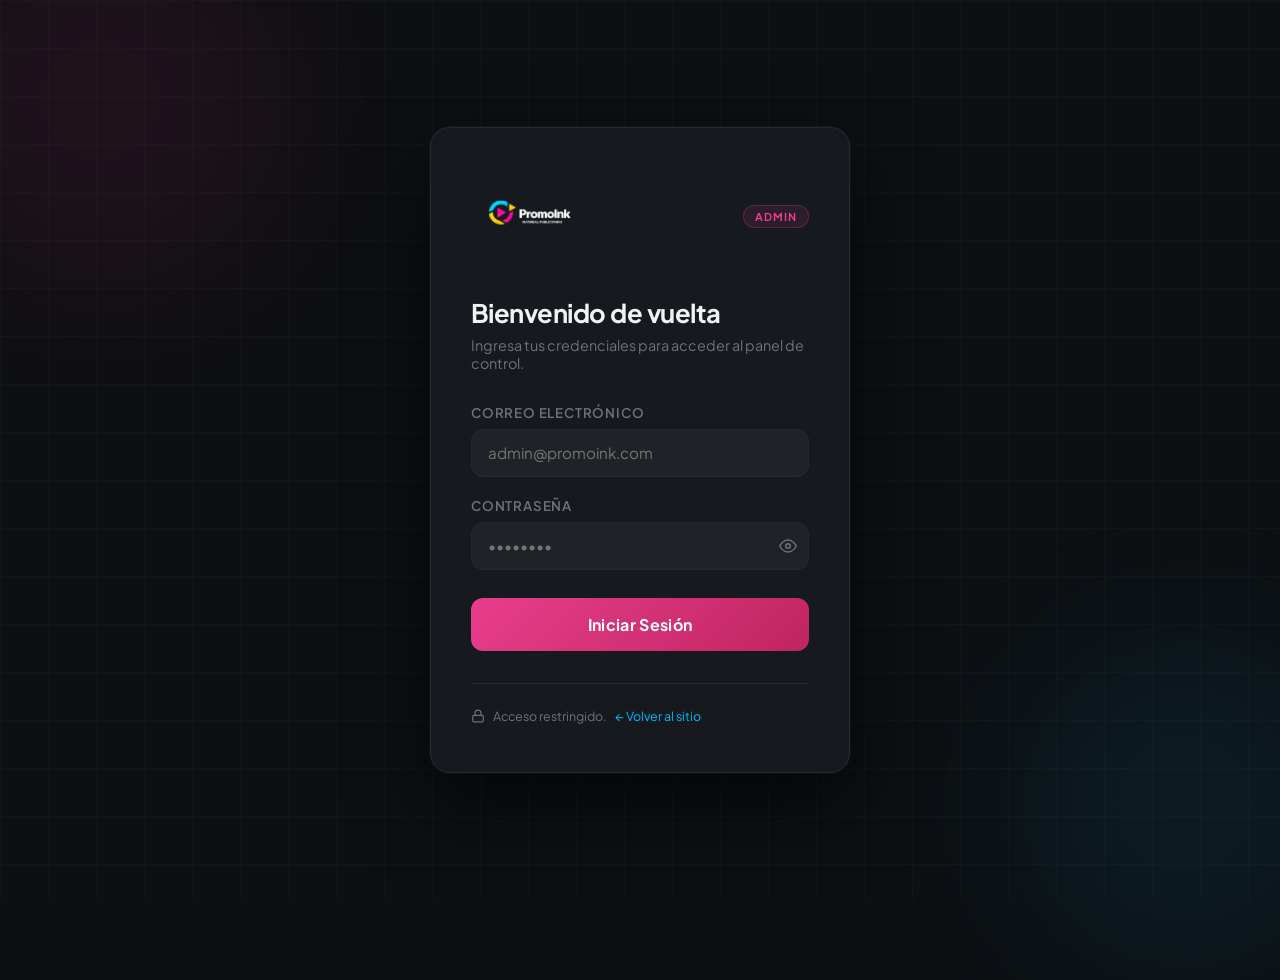
<file: admin/index.html>
<!DOCTYPE html>
<html lang="es">

<head>
  <meta charset="UTF-8">
  <meta name="viewport" content="width=device-width, initial-scale=1.0">
  <title>PromoInk — Panel de Administración</title>
  <meta name="robots" content="noindex, nofollow">
  <link rel="preconnect" href="https://fonts.googleapis.com">
  <link rel="stylesheet" href="https://fonts.googleapis.com/css2?family=Outfit:wght@300;400;500;600;700;800&family=Plus+Jakarta+Sans:wght@300;400;500;600;700&display=swap">
  <link rel="stylesheet" href="./css/admin.css?v=10.0">
</head>

<body>

  <!-- ── SIDEBAR ─────────────────────────────────────────── -->
  <aside class="sidebar" id="sidebar">
    <div class="sidebar-logo">
      <img src="../assets/images/logo blanco (2).png" alt="PromoInk Logo"
        style="height: 60px; width: auto; object-fit: contain;">
    </div>

    <nav class="sidebar-nav">
      <a href="#" class="nav-item active" data-section="dashboard">
        <svg viewBox="0 0 24 24" fill="none" stroke="currentColor" stroke-width="2">
          <rect x="3" y="3" width="7" height="7" />
          <rect x="14" y="3" width="7" height="7" />
          <rect x="14" y="14" width="7" height="7" />
          <rect x="3" y="14" width="7" height="7" />
        </svg>
        Dashboard
      </a>
      <a href="#" class="nav-item" data-section="products">
        <svg viewBox="0 0 24 24" fill="none" stroke="currentColor" stroke-width="2">
          <path
            d="M21 16V8a2 2 0 0 0-1-1.73l-7-4a2 2 0 0 0-2 0l-7 4A2 2 0 0 0 3 8v8a2 2 0 0 0 1 1.73l7 4a2 2 0 0 0 2 0l7-4A2 2 0 0 0 21 16z" />
        </svg>
        Productos
      </a>
      <a href="#" class="nav-item" data-section="categories">
        <svg viewBox="0 0 24 24" fill="none" stroke="currentColor" stroke-width="2">
          <path d="M22 19a2 2 0 0 1-2 2H4a2 2 0 0 1-2-2V5a2 2 0 0 1 2-2h5l2 3h9a2 2 0 0 1 2 2z" />
        </svg>
        Categorías
      </a>
      <a href="#" class="nav-item" data-section="brands">
        <svg viewBox="0 0 24 24" fill="none" stroke="currentColor" stroke-width="2">
          <rect x="3" y="3" width="18" height="18" rx="2" ry="2"/>
          <circle cx="8.5" cy="8.5" r="1.5"/>
          <polyline points="21 15 16 10 5 21"/>
        </svg>
        Marcas
      </a>
      <a href="#" class="nav-item" data-section="portfolio">
        <svg viewBox="0 0 24 24" fill="none" stroke="currentColor" stroke-width="2">
          <rect x="2" y="7" width="20" height="14" rx="2" ry="2" />
          <path d="M16 21V5a2 2 0 0 0-2-2h-4a2 2 0 0 0-2 2v16" />
        </svg>
        Portafolio
      </a>
      <a href="#" class="nav-item" data-section="orders">
        <svg viewBox="0 0 24 24" fill="none" stroke="currentColor" stroke-width="2">
          <path d="M14 2H6a2 2 0 0 0-2 2v16a2 2 0 0 0 2 2h12a2 2 0 0 0 2-2V8z"></path>
          <polyline points="14 2 14 8 20 8"></polyline>
          <line x1="16" y1="13" x2="8" y2="13"></line>
          <line x1="16" y1="17" x2="8" y2="17"></line>
          <polyline points="10 9 9 9 8 9"></polyline>
        </svg>
        Pedidos
      </a>
      <a href="#" class="nav-item" data-section="clients">
        <svg viewBox="0 0 24 24" fill="none" stroke="currentColor" stroke-width="2">
          <path d="M17 21v-2a4 4 0 0 0-4-4H5a4 4 0 0 0-4 4v2" />
          <circle cx="9" cy="7" r="4" />
          <path d="M23 21v-2a4 4 0 0 0-3-3.87" />
          <path d="M16 3.13a4 4 0 0 1 0 7.75" />
        </svg>
        Clientes
      </a>
      <a href="#" class="nav-item" data-section="quotes">
        <svg viewBox="0 0 24 24" fill="none" stroke="currentColor" stroke-width="2">
          <path d="M21 15a2 2 0 0 1-2 2H7l-4 4V5a2 2 0 0 1 2-2h14a2 2 0 0 1 2 2z" />
        </svg>
        Cotizaciones
        <span class="badge" id="badge-quotes">0</span>
      </a>
      <a href="#" class="nav-item" data-section="users" id="nav-users">
        <svg viewBox="0 0 24 24" fill="none" stroke="currentColor" stroke-width="2">
          <path d="M12 22s8-4 8-10V5l-8-3-8 3v7c0 6 8 10 8 10z"/>
        </svg>
        Administradores
      </a>
      <a href="#" class="nav-item" data-section="settings">
        <svg viewBox="0 0 24 24" fill="none" stroke="currentColor" stroke-width="2">
          <circle cx="12" cy="12" r="3" />
          <path d="M19.07 4.93a10 10 0 0 1 0 14.14" />
          <path d="M4.93 4.93a10 10 0 0 0 0 14.14" />
        </svg>
        Configuración
      </a>
    </nav>

    <div class="sidebar-footer">
      <div class="user-info">
        <div class="user-avatar" id="user-avatar">A</div>
        <div>
          <div class="user-name" id="user-name">Administrador</div>
          <div class="user-role" id="user-role">superadmin</div>
        </div>
      </div>
      <button class="btn-logout" id="btn-logout" title="Cerrar sesión">
        <svg viewBox="0 0 24 24" fill="none" stroke="currentColor" stroke-width="2">
          <path d="M9 21H5a2 2 0 0 1-2-2V5a2 2 0 0 1 2-2h4" />
          <polyline points="16 17 21 12 16 7" />
          <line x1="21" y1="12" x2="9" y2="12" />
        </svg>
      </button>
    </div>
  </aside>

  <!-- ── MAIN CONTENT ─────────────────────────────────────── -->
  <main class="main-content">

    <!-- Topbar -->
    <header class="topbar">
      <button class="sidebar-toggle" id="sidebar-toggle">
        <svg viewBox="0 0 24 24" fill="none" stroke="currentColor" stroke-width="2">
          <line x1="3" y1="12" x2="21" y2="12" />
          <line x1="3" y1="6" x2="21" y2="6" />
          <line x1="3" y1="18" x2="21" y2="18" />
        </svg>
      </button>
      <h1 class="page-title" id="page-title">Dashboard</h1>
      <div class="topbar-actions">
        <a href="../index.html" target="_blank" class="btn btn-ghost btn-sm">
          <svg viewBox="0 0 24 24" fill="none" stroke="currentColor" stroke-width="2" width="14" height="14">
            <path d="M18 13v6a2 2 0 0 1-2 2H5a2 2 0 0 1-2-2V8a2 2 0 0 1 2-2h6" />
            <polyline points="15 3 21 3 21 9" />
            <line x1="10" y1="14" x2="21" y2="3" />
          </svg>
          Ver sitio
        </a>
      </div>
    </header>

    <!-- ── SECTION: DASHBOARD ── -->
    <section class="section" id="section-dashboard">
      <div class="stats-grid">
        <div class="stat-card">
          <div class="stat-icon pink"><svg viewBox="0 0 24 24" fill="none" stroke="currentColor" stroke-width="2">
              <path
                d="M21 16V8a2 2 0 0 0-1-1.73l-7-4a2 2 0 0 0-2 0l-7 4A2 2 0 0 0 3 8v8a2 2 0 0 0 1 1.73l7 4a2 2 0 0 0 2 0l7-4A2 2 0 0 0 21 16z" />
            </svg></div>
          <div class="stat-data"><span class="stat-value" id="stat-products">—</span><span
              class="stat-label">Productos</span></div>
        </div>
        <div class="stat-card">
          <div class="stat-icon cyan"><svg viewBox="0 0 24 24" fill="none" stroke="currentColor" stroke-width="2">
              <path d="M22 19a2 2 0 0 1-2 2H4a2 2 0 0 1-2-2V5a2 2 0 0 1 2-2h5l2 3h9a2 2 0 0 1 2 2z" />
            </svg></div>
          <div class="stat-data"><span class="stat-value" id="stat-categories">—</span><span
              class="stat-label">Categorías</span></div>
        </div>
        <div class="stat-card">
          <div class="stat-icon gold"><svg viewBox="0 0 24 24" fill="none" stroke="currentColor" stroke-width="2">
              <path d="M21 15a2 2 0 0 1-2 2H7l-4 4V5a2 2 0 0 1 2-2h14a2 2 0 0 1 2 2z" />
            </svg></div>
          <div class="stat-data"><span class="stat-value" id="stat-quotes">—</span><span class="stat-label">Cotizaciones
              nuevas</span></div>
        </div>
        <div class="stat-card">
          <div class="stat-icon green"><svg viewBox="0 0 24 24" fill="none" stroke="currentColor" stroke-width="2">
              <polyline points="22 12 18 12 15 21 9 3 6 12 2 12" />
            </svg></div>
          <div class="stat-data"><span class="stat-value" id="stat-stock">—</span><span class="stat-label">Unidades en
              stock</span></div>
        </div>
      </div>

      <div class="recent-grid">
        <div class="card">
          <div class="card-header">
            <h3>Últimas Cotizaciones</h3><a href="#" class="link" data-section="quotes">Ver todas</a>
          </div>
          <div id="recent-quotes-list" class="recent-list">
            <div class="empty-state">Cargando...</div>
          </div>
        </div>
        <div class="card">
          <div class="card-header">
            <h3>Productos Destacados</h3><a href="#" class="link" data-section="products">Gestionar</a>
          </div>
          <div id="recent-products-list" class="recent-list">
            <div class="empty-state">Cargando...</div>
          </div>
        </div>
      </div>
    </section>

    <!-- ── SECTION: PRODUCTS ── -->
    <section class="section hidden" id="section-products">
      <div class="section-header">
        <h2>Gestión de Productos</h2>
        <button class="btn btn-primary" id="btn-new-product">
          <svg viewBox="0 0 24 24" fill="none" stroke="currentColor" stroke-width="2.5" width="16" height="16">
            <line x1="12" y1="5" x2="12" y2="19" />
            <line x1="5" y1="12" x2="19" y2="12" />
          </svg>
          Nuevo Producto
        </button>
      </div>

      <div class="filter-bar">
        <input type="text" id="search-products" placeholder="Buscar por nombre o SKU..." class="search-input">
        <select id="filter-category" class="select-input">
          <option value="">Todas las categorías</option>
        </select>
        <select id="filter-active" class="select-input">
          <option value="">Todos los estados</option>
          <option value="1">Activos</option>
          <option value="0">Inactivos</option>
        </select>
      </div>

      <div class="table-container">
        <table class="data-table" id="products-table">
          <thead>
            <tr>
              <th>Imagen</th>
              <th>Nombre / SKU</th>
              <th>Categoría</th>
              <th>Precio desde</th>
              <th>Stock</th>
              <th>Estado</th>
              <th>Acciones</th>
            </tr>
          </thead>
          <tbody id="products-tbody">
            <tr>
              <td colspan="7" class="loading-row">Cargando productos...</td>
            </tr>
          </tbody>
        </table>
      </div>
      <div class="pagination" id="products-pagination"></div>
    </section>

    <!-- ── SECTION: CATEGORIES ── -->
    <section class="section hidden" id="section-categories">
      <div class="section-header">
        <h2>Categorías</h2>
        <div style="display: flex; gap: 0.5rem; flex-wrap: wrap;">
          <button class="btn btn-primary" id="btn-new-category">
            <svg viewBox="0 0 24 24" fill="none" stroke="currentColor" stroke-width="2.5" width="16" height="16">
              <line x1="12" y1="5" x2="12" y2="19" />
              <line x1="5" y1="12" x2="19" y2="12" />
            </svg>
            Nueva Categoría Principal
          </button>
          <button class="btn btn-outline" id="btn-new-subcategory">
            <svg viewBox="0 0 24 24" fill="none" stroke="currentColor" stroke-width="2.5" width="16" height="16">
              <line x1="12" y1="5" x2="12" y2="19" />
              <line x1="5" y1="12" x2="19" y2="12" />
            </svg>
            Nueva Subcategoría
          </button>
        </div>
      </div>
      <div class="table-container">
        <table class="data-table">
          <thead>
            <tr>
              <th>Nombre</th>
              <th>Slug</th>
              <th>Icono</th>
              <th>Productos</th>
              <th>Orden</th>
              <th>Estado</th>
              <th>Acciones</th>
            </tr>
          </thead>
          <tbody id="categories-tbody">
            <tr>
              <td colspan="7" class="loading-row">Cargando...</td>
            </tr>
          </tbody>
        </table>
      </div>
    </section>

    <!-- ── SECTION: BRANDS ── -->
    <section class="section hidden" id="section-brands">
      <div class="section-header">
        <h2>Marcas de Clientes</h2>
        <button class="btn btn-primary" onclick="openBrandModal()">
          <svg viewBox="0 0 24 24" fill="none" stroke="currentColor" stroke-width="2" width="16" height="16">
            <line x1="12" y1="5" x2="12" y2="19"></line>
            <line x1="5" y1="12" x2="19" y2="12"></line>
          </svg>
          Nueva Marca
        </button>
      </div>
      <div class="table-container">
        <table class="data-table">
          <thead>
            <tr>
              <th>Logo</th>
              <th>Nombre</th>
              <th>Orden</th>
              <th>Fecha</th>
              <th>Acciones</th>
            </tr>
          </thead>
          <tbody id="brands-tbody">
            <tr><td colspan="5" class="loading-row">Cargando...</td></tr>
          </tbody>
        </table>
      </div>
    </section>

    <!-- ── SECTION: PORTFOLIO ── -->
    <section class="section hidden" id="section-portfolio">
      <div class="section-header">
        <h2>Portafolio de Trabajos Realizados</h2>
        <button class="btn btn-primary" onclick="openPortfolioModal()">
          <svg viewBox="0 0 24 24" fill="none" stroke="currentColor" stroke-width="2" width="16" height="16">
            <line x1="12" y1="5" x2="12" y2="19"></line>
            <line x1="5" y1="12" x2="19" y2="12"></line>
          </svg>
          Nuevo Trabajo
        </button>
      </div>
      <div class="table-container">
        <table class="data-table">
          <thead>
            <tr>
              <th>Imagen</th>
              <th>Título</th>
              <th>Descripción</th>
              <th>Orden</th>
              <th>Acciones</th>
            </tr>
          </thead>
          <tbody id="portfolio-tbody">
            <tr><td colspan="5" class="loading-row">Cargando...</td></tr>
          </tbody>
        </table>
      </div>
    </section>

    <!-- ── SECTION: QUOTES ── -->
    <section class="section hidden" id="section-quotes">
      <div class="section-header">
        <h2>Cotizaciones</h2>
        <div class="filter-tabs" id="quotes-tabs">
          <button class="tab-btn active" data-status="">Todas</button>
          <button class="tab-btn" data-status="new">Nuevas <span class="badge" id="tab-badge-new">0</span></button>
          <button class="tab-btn" data-status="read">Leídas</button>
          <button class="tab-btn" data-status="responded">Respondidas</button>
          <button class="tab-btn" data-status="closed">Cerradas</button>
        </div>
      </div>
      <div class="table-container">
        <table class="data-table">
          <thead>
            <tr>
              <th>Empresa</th>
              <th>Contacto</th>
              <th>Email</th>
              <th>Producto</th>
              <th>Fecha</th>
              <th>Estado</th>
              <th>Acciones</th>
            </tr>
          </thead>
          <tbody id="quotes-tbody">
            <tr>
              <td colspan="7" class="loading-row">Cargando...</td>
            </tr>
          </tbody>
        </table>
      </div>
    </section>

    <!-- ── SECTION: ORDERS ── -->
    <section class="section hidden" id="section-orders">
      <div class="section-header">
        <h2>Gestión de Pedidos</h2>
      </div>
      <div class="filter-bar">
        <input type="text" id="search-orders" placeholder="Buscar por cliente, nro o teléfono..." class="search-input">
        <select id="filter-order-status" class="select-input">
          <option value="">Todos los estados</option>
          <option value="pending">Pendientes</option>
          <option value="confirmed">Confirmados</option>
          <option value="processing">En proceso</option>
          <option value="shipped">Enviados</option>
          <option value="delivered">Entregados</option>
          <option value="cancelled">Cancelados</option>
        </select>
      </div>
      <div class="table-container">
        <table class="data-table">
          <thead>
            <tr>
              <th>Nro. Pedido</th>
              <th>Fecha</th>
              <th>Cliente</th>
              <th>Contacto</th>
              <th>Total</th>
              <th>Estado</th>
              <th>Acciones</th>
            </tr>
          </thead>
          <tbody id="orders-tbody">
            <tr><td colspan="7" class="loading-row">Cargando...</td></tr>
          </tbody>
        </table>
      </div>
      <div class="pagination" id="orders-pagination" style="margin-top:15px;display:flex;justify-content:center;gap:10px;"></div>
    </section>

    <!-- ── SECTION: CLIENTS ── -->
    <section class="section hidden" id="section-clients">
      <div class="section-header">
        <h2>Directorio de Clientes</h2>
      </div>
      <div class="table-container">
        <table class="data-table">
          <thead>
            <tr>
              <th>Cliente</th>
              <th>Email</th>
              <th>Teléfono</th>
              <th>Pedidos</th>
              <th>Última Compra</th>
              <th>Acciones</th>
            </tr>
          </thead>
          <tbody id="clients-tbody">
            <tr><td colspan="6" class="loading-row">Cargando...</td></tr>
          </tbody>
        </table>
      </div>
    </section>

    <!-- ── SECTION: USERS ── -->
    <section class="section hidden" id="section-users">
      <div class="section-header">
        <h2>Usuarios y Clientes B2B</h2>
        <button class="btn btn-primary" id="btn-new-user">
          <svg viewBox="0 0 24 24" fill="none" stroke="currentColor" stroke-width="2.5" width="16" height="16">
            <line x1="12" y1="5" x2="12" y2="19" />
            <line x1="5" y1="12" x2="19" y2="12" />
          </svg>
          Nuevo Usuario
        </button>
      </div>
      <div class="table-container">
        <table class="data-table">
          <thead>
            <tr>
              <th>Nombre</th>
              <th>Email</th>
              <th>Rol</th>
              <th>Último acceso</th>
              <th>Estado</th>
              <th>Acciones</th>
            </tr>
          </thead>
          <tbody id="users-tbody">
            <tr>
              <td colspan="6" class="loading-row">Cargando...</td>
            </tr>
          </tbody>
        </table>
      </div>
    </section>

    <!-- ── SECTION: SETTINGS ── -->
    <section class="section hidden" id="section-settings">
      <div class="section-header">
        <h2>Configuración del Sitio</h2>
      </div>
      <div class="settings-grid">
        <div class="card">
          <div class="card-header">
            <h3>Información General</h3>
          </div>
          <div class="card-body">
            <form id="settings-form">
              <div class="form-grid">
                <div class="form-group"><label>Nombre del sitio</label><input type="text" name="site_name"></div>
                <div class="form-group"><label>Email de contacto</label><input type="email" name="site_email"></div>
                <div class="form-group"><label>Teléfono</label><input type="text" name="site_phone"></div>
                <div class="form-group"><label>WhatsApp (número sin +)</label><input type="text" name="whatsapp"></div>
                <div class="form-group"><label>Instagram (usuario)</label><input type="text" name="instagram"></div>
                <div class="form-group"><label>Facebook (usuario)</label><input type="text" name="facebook"></div>
                <div class="form-group col-span-2"><label>Dirección</label><input type="text" name="site_address"></div>
                <div class="form-group col-span-2"><label>Título del Hero</label><input type="text" name="hero_title">
                </div>
                <div class="form-group col-span-2"><label>Subtítulo del Hero</label><input type="text"
                    name="hero_subtitle"></div>
                <div class="form-group col-span-2">
                  <label>Mostrar categorías en la barra lateral del catálogo</label>
                  <select name="show_sidebar_categories" style="width: 100%; background: var(--bg-body); border: 1.5px solid var(--border); color: var(--text-primary); padding: 0.6rem; border-radius: var(--radius-md);">
                    <option value="1">Sí, mostrar categorías</option>
                    <option value="0">No, ocultar categorías (mostrar solo Todas/Portafolio)</option>
                  </select>
                </div>
              </div>
              <div class="form-actions">
                <button type="submit" class="btn btn-primary">Guardar cambios</button>
              </div>
            </form>
          </div>
        </div>

        <div class="card">
          <div class="card-header">
            <h3>Cambiar mi contraseña</h3>
          </div>
          <div class="card-body">
            <form id="password-form">
              <div class="form-group"><label>Contraseña actual</label><input type="password" name="current_password"
                  required></div>
              <div class="form-group"><label>Nueva contraseña</label><input type="password" name="new_password" required
                  minlength="8"></div>
              <div class="form-group"><label>Confirmar contraseña</label><input type="password" name="confirm_password"
                  required></div>
              <div class="form-actions"><button type="submit" class="btn btn-primary">Actualizar contraseña</button>
              </div>
            </form>
          </div>
        </div>

        <div class="card">
          <div class="card-header">
            <h3>Sistema y Caché</h3>
          </div>
          <div class="card-body">
             <div style="display:flex; justify-content:space-between; align-items:center; padding: 0.5rem 0; border-bottom:1px solid rgba(255,255,255,0.05);">
               <span style="color:var(--text-muted); font-size:0.9rem;">Versión actual de activos</span>
               <span style="color:var(--accent-cyan); font-weight:700; font-family:monospace; background:rgba(0,188,255,0.1); padding: 2px 8px; border-radius:4px;" id="current-asset-version">v44.0</span>
             </div>
             <p style="font-size:0.8rem; color:var(--text-muted); margin-top:1.5rem; line-height:1.4;">
               La versión ayuda a forzar la actualización de archivos CSS y JS en los navegadores de los clientes tras realizar cambios de diseño.
             </p>
          </div>
        </div>
      </div>
    </section>

  </main>

  <!-- ── MODAL: PRODUCTO ───────────────────────────────────── -->
  <div class="modal-overlay hidden" id="modal-product">
    <div class="modal">
      <div class="modal-header">
        <h3 id="modal-product-title">Nuevo Producto</h3>
        <button class="modal-close" data-close="modal-product">
          <svg viewBox="0 0 24 24" fill="none" stroke="currentColor" stroke-width="2">
            <line x1="18" y1="6" x2="6" y2="18" />
            <line x1="6" y1="6" x2="18" y2="18" />
          </svg>
        </button>
      </div>
      <div class="modal-body">
        <form id="product-form">
          <input type="hidden" name="id" id="product-id">
          <div class="form-grid">
            <div class="form-group"><label>Nombre *</label><input type="text" name="name" id="product-name" required>
            </div>
            <div class="form-group"><label>SKU *</label><input type="text" name="sku" id="product-sku" required></div>
            <div class="form-group">
              <label>Categorías *</label>
              <div id="product-categories-container" style="border: 1.5px solid var(--border); border-radius: var(--radius-md); max-height: 140px; overflow-y: auto; padding: 0.5rem; background: var(--bg-elevated); display: flex; flex-direction: column; gap: 0.2rem;">
                <!-- Checkboxes dinámicos -->
              </div>
            </div>
            <div class="form-group"><label>Precio desde ($)</label><input type="number" name="price_from"
                id="product-price" step="0.01" min="0"></div>
            <div class="form-group"><label>Valor de Envío Fijo ($)</label><input type="number" name="shipping_cost"
                id="product-shipping" step="0.01" min="0" value="0.00"></div>
            <div class="form-group"><label>Cantidad mínima</label><input type="number" name="min_quantity"
                id="product-minqty" value="10" min="1"></div>
            <div class="form-group"><label>Stock inicial</label><input type="number" name="stock_quantity"
                id="product-stock" value="0" min="0"></div>
            <div class="form-group col-span-2"><label>Descripción</label><textarea name="description" id="product-desc"
                rows="3"></textarea></div>
            <div class="form-group col-span-2">
              <label>Imagen del producto</label>
              <div class="upload-zone" id="upload-zone">
                <input type="file" id="img-upload" accept="image/jpeg,image/png,image/webp" class="hidden">
                <div class="upload-preview hidden" id="upload-preview">
                  <img id="preview-img" src="" alt="Preview">
                  <button type="button" class="remove-img" id="remove-img">✕</button>
                </div>
                <div class="upload-placeholder" id="upload-placeholder">
                  <svg viewBox="0 0 24 24" fill="none" stroke="currentColor" stroke-width="1.5" width="36" height="36">
                    <rect x="3" y="3" width="18" height="18" rx="2" />
                    <circle cx="8.5" cy="8.5" r="1.5" />
                    <polyline points="21 15 16 10 5 21" />
                  </svg>
                  <span>Arrastra una imagen o <strong>haz clic para subir</strong></span>
                  <em>JPG, PNG o WebP — máx. 5 MB</em>
                </div>
              </div>
              <input type="hidden" name="image_webp" id="product-image">
            </div>
            
            <div class="form-group col-span-2" style="margin-top: 10px;">
              <label>Galería de imágenes secundarias (opcional)</label>
              <input type="file" id="gallery-img-upload" accept="image/jpeg,image/png,image/webp" class="hidden" multiple>
              <div style="display: grid; grid-template-columns: repeat(auto-fill, minmax(100px, 1fr)); gap: 10px; margin-top: 10px;">
                <div class="upload-zone" id="gallery-upload-zone" style="height: 100px; display: flex; flex-direction: column; justify-content: center; align-items: center; cursor: pointer; border: 2px dashed var(--border2); border-radius: var(--radius); text-align: center; padding: 10px; min-height: unset; overflow: hidden;">
                  <svg viewBox="0 0 24 24" fill="none" stroke="currentColor" stroke-width="1.5" width="24" height="24" style="color: var(--cyan); margin-bottom: 5px;">
                    <line x1="12" y1="5" x2="12" y2="19"></line>
                    <line x1="5" y1="12" x2="19" y2="12"></line>
                  </svg>
                  <span style="font-size: 0.72rem; color: var(--muted); font-weight: 500;">Subir imagen</span>
                </div>
                <div id="gallery-container" style="display: contents;">
                  <!-- Dynamically populated -->
                </div>
              </div>
              <input type="hidden" name="images_gallery" id="product-gallery-input">
            </div>
            <div class="form-group col-span-2">
              <h4 style="margin: 1.5rem 0 0.5rem; font-size: 0.9rem; color: var(--text-primary)">Precios por Volumen
                (Descuentos)</h4>
              <div id="price-tiers-container" style="display: flex; flex-direction: column; gap: 10px;">
                <!-- Dinámico -->
              </div>
              <button type="button" class="btn btn-ghost btn-sm" id="btn-add-tier"
                style="margin-top: 10px; width: 100%">
                + Añadir Escala de Precio
              </button>
            </div>

            <div class="form-group col-span-2" style="margin-top:0.5rem;">
              <div style="padding: 1rem 0 0.5rem; border-top: 1px solid var(--border); margin-bottom: 0.5rem;">
                <h4 style="font-size: 0.85rem; font-weight: 700; color: var(--accent-cyan); text-transform: uppercase; letter-spacing: 1px; margin: 0;">
                  📋 Acerca del Producto
                </h4>
                <p style="font-size: 0.75rem; color: var(--text-muted); margin: 4px 0 0;">Estos datos aparecen en la página de detalle del producto.</p>
              </div>
            </div>
            <div class="form-group">
              <label>Dimensiones <span style="font-size:0.75rem;color:var(--text-muted)">(ej: Ø 7×19 cm)</span></label>
              <input type="text" name="dimensions" id="product-dimensions" placeholder="ej: Ø 7×19 cm">
            </div>
            <div class="form-group">
              <label>Peso <span style="font-size:0.75rem;color:var(--text-muted)">(ej: 0.05 kg)</span></label>
              <input type="text" name="weight" id="product-weight" placeholder="ej: 0.05 kg">
            </div>
            <div class="form-group">
              <label>Capacidad <span style="font-size:0.75rem;color:var(--text-muted)">(ej: 500 ml)</span></label>
              <input type="text" name="capacity" id="product-capacity" placeholder="ej: 500 ml">
            </div>
            <div class="form-group">
              <label>Área de personalización <span style="font-size:0.75rem;color:var(--text-muted)">(ej: 5×4 cm)</span></label>
              <input type="text" name="customization_area" id="product-customization-area" placeholder="ej: 5×4 cm">
            </div>
            <div class="form-group col-span-2">
              <label>Especificaciones adicionales</label>
              <input type="text" name="specifications" id="product-specifications" placeholder="ej: Tapa rosca tipo click o chupón">
            </div>
            <div class="form-group col-span-2" style="border-top: 1px solid var(--border); padding-top: 1rem; margin-top: 0.25rem;"></div>
            <div class="form-group">
              <label class="checkbox-label">
                <input type="checkbox" name="customizable" id="product-custom" value="1" checked>
                <span>¿Personalizable?</span>
              </label>
            </div>
            <div class="form-group" id="custom-type-group">
              <label for="product-custom-type">Tipo de Personalización (ej: Serigrafía, Bordado)</label>
              <input type="text" name="customization_type" id="product-custom-type" placeholder="ej: Impresión y estampado, Bordado...">
            </div>
            <div class="form-group">
              <label class="checkbox-label">
                <input type="checkbox" name="show_min_quantity" id="product-showmin" value="1">
                <span>¿Mostrar Cantidad Mínima?</span>
              </label>
            </div>
            <div class="form-group">
              <label class="checkbox-label">
                <input type="checkbox" name="featured" id="product-featured" value="1">
                <span>¿Destacado?</span>
              </label>
            </div>
            <div class="form-group">
              <label class="checkbox-label">
                <input type="checkbox" name="on_sale" id="product-onsale" value="1">
                <span>¿En Oferta?</span>
              </label>
            </div>
            <div class="form-group col-span-2" id="sale-price-group" style="display:none; background:rgba(0,188,255,0.05); padding:1rem; border-radius:var(--radius-md); border:1px dashed var(--accent-cyan);">
              <label style="color:var(--accent-cyan); font-weight:700;">Precio de Oferta ($) *</label>
              <input type="number" name="sale_price" id="product-sale-price" step="0.01" min="0" placeholder="Ej: 5.99">
              <div id="sale-discount-info" style="margin-top:8px; font-size:0.85rem; font-weight:600; color:var(--accent-pink);"></div>
            </div>
          </div>
        </form>
      </div>
      <div class="modal-footer">
        <button class="btn btn-ghost" data-close="modal-product">Cancelar</button>
        <button class="btn btn-primary" id="btn-save-product">Guardar Producto</button>
      </div>
    </div>
  </div>

  <!-- ── MODAL: CATEGORÍA ──────────────────────────────────── -->
  <div class="modal-overlay hidden" id="modal-category">
    <div class="modal modal-sm">
      <div class="modal-header">
        <h3 id="modal-category-title">Nueva Categoría</h3>
        <button class="modal-close" data-close="modal-category">
          <svg viewBox="0 0 24 24" fill="none" stroke="currentColor" stroke-width="2">
            <line x1="18" y1="6" x2="6" y2="18" />
            <line x1="6" y1="6" x2="18" y2="18" />
          </svg>
        </button>
      </div>
      <div class="modal-body">
        <form id="category-form">
          <input type="hidden" name="id" id="category-id">
          <div class="form-group">
            <label>Nombre *</label>
            <input type="text" name="name" id="category-name" required>
          </div>
          <div class="form-group">
            <label>Categoría Padre (Subcategoría de...)</label>
            <select name="parent_id" id="category-parent">
              <option value="0">Ninguna (Categoría Principal)</option>
            </select>
          </div>
          <div class="form-group">
            <label>Icono (nombre Feather)</label>
            <input type="text" name="icon" id="category-icon" placeholder="tag, coffee, cpu...">
          </div>
          <div class="form-group">
            <label>Orden de aparición</label>
            <input type="number" name="sort_order" id="category-order" value="0" min="0">
          </div>
          <div class="form-group">
            <label class="checkbox-label">
              <input type="checkbox" name="active" id="category-active" value="1" checked>
              <span>Activa</span>
            </label>
          </div>
          <div class="form-group">
            <label class="checkbox-label">
              <input type="checkbox" name="show_in_sidebar" id="category-show-sidebar" value="1" checked>
              <span>Mostrar en la barra lateral del catálogo</span>
            </label>
          </div>
          <div class="form-group">
            <label class="checkbox-label">
              <input type="checkbox" name="show_in_menu" id="category-show-menu" value="1" checked>
              <span>Mostrar en el menú superior (Navegación)</span>
            </label>
          </div>
        </form>
      </div>
      <div class="modal-footer">
        <button class="btn btn-ghost" data-close="modal-category">Cancelar</button>
        <button class="btn btn-primary" id="btn-save-category">Guardar</button>
      </div>
    </div>
  </div>

  <!-- ── MODAL: PEDIDO (ORDER DETALLE) ─────────────────────── -->
  <div class="modal-overlay hidden" id="modal-order">
    <div class="modal" style="width: min(800px, 96vw);">
      <div class="modal-header">
        <h3 id="modal-order-title">Detalle del Pedido</h3>
        <button class="modal-close" data-close="modal-order">
          <svg viewBox="0 0 24 24" fill="none" stroke="currentColor" stroke-width="2">
            <line x1="18" y1="6" x2="6" y2="18" />
            <line x1="6" y1="6" x2="18" y2="18" />
          </svg>
        </button>
      </div>
      <div class="modal-body" style="display:flex; flex-direction:column; gap:20px;">
        <div style="display:grid; grid-template-columns:1fr 1fr; gap:15px; background:var(--bg-body); padding:15px; border-radius:12px; border:1px solid var(--border);">
          <div>
            <h4 style="margin:0 0 10px; font-size:0.9rem; color:var(--text-muted); text-transform:uppercase;">Datos del Cliente</h4>
            <p style="margin:0 0 5px;" id="mo-customer-name"></p>
            <p style="margin:0 0 5px;" id="mo-customer-phone"></p>
            <p style="margin:0 0 5px;" id="mo-customer-email"></p>
            <p style="margin:0 0 5px;" id="mo-customer-company"></p>
          </div>
          <div>
            <h4 style="margin:0 0 10px; font-size:0.9rem; color:var(--text-muted); text-transform:uppercase;">Datos de Entrega</h4>
            <p style="margin:0 0 5px;" id="mo-delivery-address"></p>
            <p style="margin:0 0 5px;" id="mo-delivery-city"></p>
            <p style="margin:0 0 5px; color:var(--text-muted); font-style:italic;" id="mo-delivery-notes"></p>
          </div>
        </div>
        
        <div>
          <h4 style="margin:0 0 10px; font-size:0.9rem; color:var(--text-muted); text-transform:uppercase;">Productos</h4>
          <div class="table-container" style="max-height:250px; overflow-y:auto; border:1px solid var(--border); border-radius:12px;">
            <table class="data-table">
              <thead><tr><th>Producto</th><th>Cant.</th><th>P. Unit</th><th>Subtotal</th></tr></thead>
              <tbody id="mo-items-tbody"></tbody>
            </table>
          </div>
          <div style="text-align:right; font-size:1.3rem; font-weight:800; color:var(--accent-cyan); margin-top:10px;" id="mo-total"></div>
        </div>

        <form id="order-status-form" style="background:var(--bg-body); padding:15px; border-radius:12px; border:1px solid var(--border);">
          <input type="hidden" id="mo-order-id">
          <div class="form-grid">
            <div class="form-group">
              <label>Estado del Pedido</label>
              <select id="mo-order-status" required>
                <option value="pending">Pendiente</option>
                <option value="confirmed">Confirmado</option>
                <option value="processing">En proceso</option>
                <option value="shipped">Enviado</option>
                <option value="delivered">Entregado</option>
                <option value="cancelled">Cancelado</option>
              </select>
            </div>
            <div class="form-group">
              <label>Nota para el cliente (Opcional)</label>
              <textarea id="mo-order-note" rows="2" placeholder="Ej: Su pedido ha sido enviado por Servientrega guía #1234"></textarea>
            </div>
          </div>
          <button type="submit" class="btn btn-primary" style="margin-top:10px;">Actualizar Estado</button>
        </form>
      </div>
    </div>
  </div>

  <!-- ── MODAL: CLIENTE CRM ──────────────────────────────────── -->
  <div class="modal-overlay hidden" id="modal-client">
    <div class="modal" style="width: min(800px, 96vw);">
      <div class="modal-header">
        <h3 id="modal-client-title">Perfil del Cliente</h3>
        <button class="modal-close" data-close="modal-client">
          <svg viewBox="0 0 24 24" fill="none" stroke="currentColor" stroke-width="2">
            <line x1="18" y1="6" x2="6" y2="18" />
            <line x1="6" y1="6" x2="18" y2="18" />
          </svg>
        </button>
      </div>
      <div class="modal-body" style="display:flex; flex-direction:column; gap:20px;">
        <div style="display:flex; gap:20px; align-items:center; background:var(--bg-body); padding:20px; border-radius:12px; border:1px solid var(--border);">
          <div style="width:60px; height:60px; border-radius:50%; background:var(--accent-cyan); color:#000; display:flex; align-items:center; justify-content:center; font-size:1.8rem; font-weight:700;" id="mc-initial"></div>
          <div>
            <h2 style="margin:0 0 5px; font-size:1.4rem;" id="mc-name"></h2>
            <p style="margin:0; color:var(--text-muted); font-size:0.9rem;" id="mc-contact"></p>
            <p style="margin:5px 0 0; font-size:0.8rem; color:var(--text-muted);" id="mc-joined"></p>
          </div>
        </div>

        <div>
          <h4 style="margin:0 0 10px; font-size:0.9rem; color:var(--text-muted); text-transform:uppercase;">Historial de Pedidos</h4>
          <div class="table-container" style="max-height:300px; overflow-y:auto; border:1px solid var(--border); border-radius:12px;">
            <table class="data-table">
              <thead><tr><th>Nro. Pedido</th><th>Fecha</th><th>Total</th><th>Estado</th></tr></thead>
              <tbody id="mc-orders-tbody"></tbody>
            </table>
          </div>
        </div>
      </div>
    </div>
  </div>

  <!-- ── MODAL: USUARIO ────────────────────────────────────── -->
  <div class="modal-overlay hidden" id="modal-user">
    <div class="modal modal-sm">
      <div class="modal-header">
        <h3 id="modal-user-title">Nuevo Usuario</h3>
        <button class="modal-close" data-close="modal-user">
          <svg viewBox="0 0 24 24" fill="none" stroke="currentColor" stroke-width="2">
            <line x1="18" y1="6" x2="6" y2="18" />
            <line x1="6" y1="6" x2="18" y2="18" />
          </svg>
        </button>
      </div>
      <div class="modal-body">
        <form id="user-form">
          <input type="hidden" name="id" id="user-id">
          <div class="form-group"><label>Nombre completo *</label><input type="text" name="name" id="user-name-input"
              required></div>
          <div class="form-group"><label>Email *</label><input type="email" name="email" id="user-email" required></div>
          <div class="form-group"><label>Contraseña <span id="pass-hint">(requerida)</span></label><input
              type="password" name="password" id="user-password" minlength="8"></div>
          <div class="form-group">
            <label>Rol</label>
            <select name="role" id="user-role-select">
              <option value="client">Cliente B2B</option>
              <option value="editor">Editor</option>
              <option value="admin">Admin</option>
              <option value="superadmin">Superadmin</option>
            </select>
          </div>
          <div class="form-group">
            <label class="checkbox-label">
              <input type="checkbox" name="active" id="user-active" value="1" checked>
              <span>Usuario activo</span>
            </label>
          </div>
        </form>
      </div>
      <div class="modal-footer">
        <button class="btn btn-ghost" data-close="modal-user">Cancelar</button>
        <button class="btn btn-primary" id="btn-save-user">Guardar</button>
      </div>
    </div>
  </div>

  <!-- ── MODAL: COTIZACIÓN DETALLE ─────────────────────────── -->
  <div class="modal-overlay hidden" id="modal-quote">
    <div class="modal modal-sm">
      <div class="modal-header">
        <h3>Detalle de Cotización</h3>
        <button class="modal-close" data-close="modal-quote">
          <svg viewBox="0 0 24 24" fill="none" stroke="currentColor" stroke-width="2">
            <line x1="18" y1="6" x2="6" y2="18" />
            <line x1="6" y1="6" x2="18" y2="18" />
          </svg>
        </button>
      </div>
      <div class="modal-body" id="quote-detail"></div>
      <div class="modal-footer">
        <select id="quote-status-select" class="select-input">
          <option value="new">Nueva</option>
          <option value="read">Leída</option>
          <option value="responded">Respondida</option>
          <option value="closed">Cerrada</option>
        </select>
        <button class="btn btn-primary" id="btn-save-quote-status">Actualizar estado</button>
      </div>
    </div>
  </div>

  <!-- ── TOAST ─────────────────────────────────────────────── -->
  <!-- ── MODAL: MARCA ──────────────────────────────────────── -->
  <div class="modal-overlay hidden" id="modal-brand">
    <div class="modal modal-sm">
      <div class="modal-header">
        <h3 id="modal-brand-title">Nueva Marca</h3>
        <button class="modal-close" data-close="modal-brand">
          <svg viewBox="0 0 24 24" fill="none" stroke="currentColor" stroke-width="2">
            <line x1="18" y1="6" x2="6" y2="18" />
            <line x1="6" y1="6" x2="18" y2="18" />
          </svg>
        </button>
      </div>
      <div class="modal-body">
        <form id="brand-form">
          <input type="hidden" name="id" id="brand-id">
          <div class="form-group"><label>Nombre de la Empresa *</label><input type="text" name="name" id="brand-name" required></div>
          <div class="form-group"><label>Orden de aparición</label><input type="number" name="sort_order" id="brand-order" value="0" min="0"></div>
          
          <div class="form-group">
            <label>Logo de la Marca</label>
            <div class="upload-zone" id="brand-upload-zone">
              <input type="file" id="brand-img-upload" accept="image/jpeg,image/png,image/webp" class="hidden">
              <div class="upload-preview hidden" id="brand-upload-preview">
                <img id="brand-preview-img" src="" alt="Preview">
                <button type="button" class="remove-img" id="brand-remove-img">✕</button>
              </div>
              <div class="upload-placeholder" id="brand-upload-placeholder">
                <svg viewBox="0 0 24 24" fill="none" stroke="currentColor" stroke-width="1.5" width="36" height="36">
                  <rect x="3" y="3" width="18" height="18" rx="2" />
                  <circle cx="8.5" cy="8.5" r="1.5" />
                  <polyline points="21 15 16 10 5 21" />
                </svg>
                <span>Sube el logo de la marca</span>
              </div>
            </div>
            <input type="hidden" name="filename" id="brand-image">
          </div>
        </form>
      </div>
      <div class="modal-footer">
        <button class="btn btn-ghost" data-close="modal-brand">Cancelar</button>
        <button class="btn btn-primary" id="btn-save-brand">Guardar Marca</button>
      </div>
    </div>
  </div>

  <!-- ── MODAL: PORTFOLIO ── -->
  <div class="modal-overlay hidden" id="modal-portfolio">
    <div class="modal modal-sm">
      <div class="modal-header">
        <h3 id="modal-portfolio-title">Nuevo Trabajo</h3>
        <button class="modal-close" data-close="modal-portfolio">
          <svg viewBox="0 0 24 24" fill="none" stroke="currentColor" stroke-width="2">
            <line x1="18" y1="6" x2="6" y2="18" />
            <line x1="6" y1="6" x2="18" y2="18" />
          </svg>
        </button>
      </div>
      <div class="modal-body">
        <form id="portfolio-form">
          <input type="hidden" name="id" id="portfolio-id">
          <div class="form-group"><label>Título del Trabajo *</label><input type="text" name="title" id="portfolio-title-input" required></div>
          <div class="form-group"><label>Descripción del Trabajo</label><textarea name="description" id="portfolio-description" style="width:100%; border:1px solid var(--border); background:var(--bg-primary); color:var(--text-primary); border-radius:var(--radius-sm); padding:0.5rem; font-family:inherit; min-height:80px; resize:vertical;"></textarea></div>
          <div class="form-group"><label>Orden de aparición</label><input type="number" name="sort_order" id="portfolio-order" value="0" min="0"></div>
          
          <div class="form-group">
            <label>Imagen del Trabajo Realizado *</label>
            <div class="upload-zone" id="portfolio-upload-zone">
              <input type="file" id="portfolio-img-upload" accept="image/jpeg,image/png,image/webp" class="hidden">
              <div class="upload-preview hidden" id="portfolio-upload-preview">
                <img id="portfolio-preview-img" src="" alt="Preview">
                <button type="button" class="remove-img" id="portfolio-remove-img">✕</button>
              </div>
              <div class="upload-placeholder" id="portfolio-upload-placeholder">
                <svg viewBox="0 0 24 24" fill="none" stroke="currentColor" stroke-width="1.5" width="36" height="36">
                  <rect x="3" y="3" width="18" height="18" rx="2" />
                  <circle cx="8.5" cy="8.5" r="1.5" />
                  <polyline points="21 15 16 10 5 21" />
                </svg>
                <span>Sube la foto del trabajo</span>
              </div>
            </div>
            <input type="hidden" name="filename" id="portfolio-image">
          </div>
        </form>
      </div>
      <div class="modal-footer">
        <button class="btn btn-ghost" data-close="modal-portfolio">Cancelar</button>
        <button class="btn btn-primary" id="btn-save-portfolio">Guardar Trabajo</button>
      </div>
    </div>
  </div>

  <div class="toast-container" id="toast-container"></div>

  <script src="./js/admin.js?v=53.0"></script>
</body>

</html>
</file>
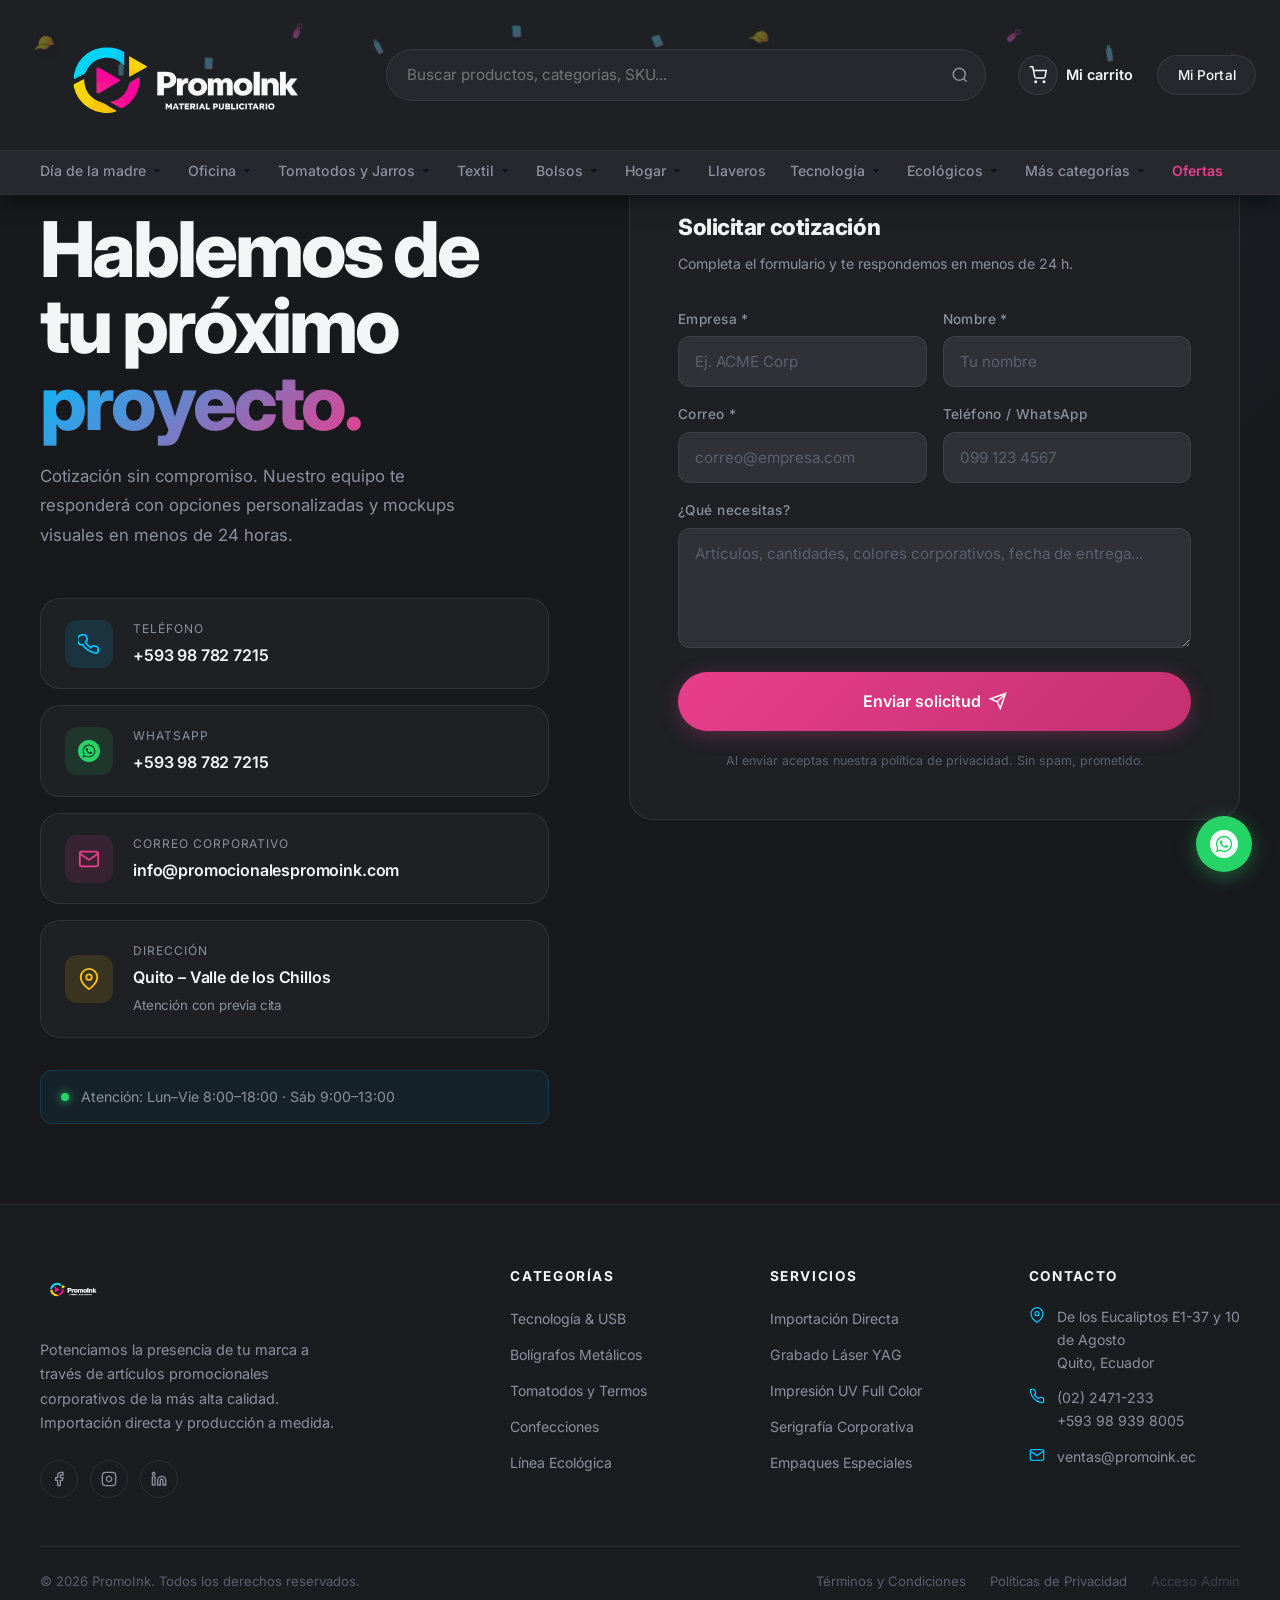
<file: contacto.html>
<!DOCTYPE html>
<html lang="es">

<head>
  <meta charset="UTF-8">
  <meta name="viewport" content="width=device-width, initial-scale=1.0">
  <title>Contacto — PromoInk | Cotiza tus Artículos Promocionales</title>
  <link rel="icon" href="assets/images/favicon.png">
  <meta name="description" content="Contáctanos para cotizar artículos promocionales personalizados. Respondemos en menos de 24 horas. Llama al (02) 2471-233 o escríbenos a ventas@promoink.ec">
  <meta http-equiv="Cache-Control" content="no-cache, no-store, must-revalidate" />
  <meta http-equiv="Pragma" content="no-cache" />
  <meta http-equiv="Expires" content="0" />
  <!-- Fonts -->
  <link rel="preconnect" href="https://fonts.googleapis.com">
  <link rel="preconnect" href="https://fonts.gstatic.com" crossorigin>
  <link rel="stylesheet" href="https://fonts.googleapis.com/css2?family=Inter:wght@300;400;500;600;700&display=swap">

  <!-- CSS -->
  <link rel="stylesheet" href="assets/css/main.css?v=76.0">
  <link rel="stylesheet" href="assets/css/components.css?v=106.0">
  <link rel="stylesheet" href="assets/css/animations.css?v=75.0">
  <style>
    /* ── Contacto Page Styles ── */
    .cto-hero {
      padding-top: 160px;
      padding-bottom: 5rem;
      position: relative;
      overflow: hidden;
    }
    .cto-hero::before {
      content: '';
      position: absolute;
      top: -150px; right: -100px;
      width: 700px; height: 700px;
      background: radial-gradient(circle, rgba(0,188,255,0.07) 0%, transparent 65%);
      pointer-events: none;
    }
    .cto-label {
      display: inline-flex;
      align-items: center;
      gap: 0.5rem;
      font-size: 0.72rem;
      font-weight: 700;
      text-transform: uppercase;
      letter-spacing: 0.18em;
      color: var(--accent-cyan);
      margin-bottom: 1.5rem;
    }
    .cto-label::before {
      content: '';
      width: 28px; height: 2px;
      background: linear-gradient(90deg, var(--accent-cyan), var(--accent-pink));
    }
    .cto-title {
      font-size: clamp(2.5rem, 6vw, 5rem);
      font-weight: 800;
      line-height: 1.0;
      letter-spacing: -0.04em;
      margin-bottom: 1.25rem;
    }
    .cto-title em {
      font-style: normal;
      background: linear-gradient(135deg, var(--accent-cyan) 0%, var(--accent-pink) 100%);
      -webkit-background-clip: text;
      -webkit-text-fill-color: transparent;
      background-clip: text;
    }
    /* Split Layout */
    .cto-split {
      display: grid;
      grid-template-columns: 1fr 1.2fr;
      gap: 5rem;
      align-items: start;
    }
    /* Contact channels */
    .cto-channels { display: flex; flex-direction: column; gap: 1rem; margin-top: 3rem; }
    .cto-channel {
      display: flex;
      align-items: center;
      gap: 1.25rem;
      padding: 1.25rem 1.5rem;
      background: var(--bg-primary);
      border: 1px solid var(--border);
      border-radius: var(--radius-lg);
      transition: all var(--duration-base);
      text-decoration: none;
      color: inherit;
    }
    .cto-channel:hover {
      border-color: var(--accent-cyan);
      transform: translateX(6px);
      box-shadow: -4px 0 20px rgba(0,188,255,0.12);
    }
    .cto-channel.pink:hover {
      border-color: var(--accent-pink);
      box-shadow: -4px 0 20px rgba(232,62,140,0.12);
    }
    .cto-ch-icon {
      width: 48px; height: 48px;
      border-radius: var(--radius-md);
      display: flex; align-items: center; justify-content: center;
      flex-shrink: 0;
    }
    .cto-ch-icon.cyan { background: rgba(0,188,255,0.12); color: var(--accent-cyan); }
    .cto-ch-icon.pink { background: rgba(232,62,140,0.12); color: var(--accent-pink); }
    .cto-ch-icon.green { background: rgba(37,211,102,0.12); color: #25D366; }
    .cto-ch-icon.gold { background: rgba(255,193,7,0.12); color: var(--accent-gold); }
    .cto-ch-label { font-size: 0.75rem; color: var(--text-muted); text-transform: uppercase; letter-spacing: 0.08em; margin-bottom: 0.2rem; }
    .cto-ch-value { font-size: 1rem; font-weight: 600; letter-spacing: -0.01em; }
    /* Horario badge */
    .cto-schedule {
      display: flex;
      align-items: center;
      gap: 0.75rem;
      padding: 0.9rem 1.25rem;
      background: rgba(0,188,255,0.06);
      border: 1px solid rgba(0,188,255,0.15);
      border-radius: var(--radius-md);
      margin-top: 2rem;
      font-size: 0.88rem;
      color: var(--text-muted);
    }
    .cto-schedule-dot {
      width: 8px; height: 8px;
      border-radius: 50%;
      background: #25D366;
      box-shadow: 0 0 8px #25D366;
      flex-shrink: 0;
      animation: pulse 2s ease-in-out infinite;
    }
    @keyframes pulse {
      0%, 100% { opacity: 1; transform: scale(1); }
      50% { opacity: 0.6; transform: scale(1.3); }
    }
    /* Form card */
    .cto-form-card {
      background: var(--bg-primary);
      border: 1px solid var(--border);
      border-radius: 24px;
      padding: 3rem;
      position: relative;
      overflow: hidden;
    }
    .cto-form-card::before {
      content: '';
      position: absolute;
      top: 0; left: 0; right: 0;
      height: 3px;
      background: linear-gradient(90deg, var(--accent-pink), var(--accent-cyan));
    }
    .cto-form-title {
      font-size: 1.4rem;
      font-weight: 800;
      letter-spacing: -0.02em;
      margin-bottom: 0.4rem;
    }
    .cto-form-sub {
      font-size: 0.88rem;
      color: var(--text-muted);
      margin-bottom: 2rem;
    }
    .cto-form-grid {
      display: grid;
      grid-template-columns: 1fr 1fr;
      gap: 1rem;
    }
    .cto-form-grid .form-group:last-child:nth-child(odd) { grid-column: 1 / -1; }
    .cto-submit-btn {
      width: 100%;
      justify-content: center;
      margin-top: 1.5rem;
      padding: 1rem;
      font-size: 1rem;
      font-weight: 600;
      border-radius: var(--radius-full);
      background: linear-gradient(135deg, var(--accent-pink), var(--accent-pink-d));
      color: #fff;
      display: flex;
      align-items: center;
      gap: 0.5rem;
      border: none;
      cursor: pointer;
      transition: all var(--duration-base);
      box-shadow: 0 4px 20px rgba(232,62,140,0.3);
    }
    .cto-submit-btn:hover {
      transform: translateY(-2px);
      box-shadow: 0 8px 30px rgba(232,62,140,0.5);
    }
    /* Responsive */
    @media (max-width: 900px) {
      .cto-split { grid-template-columns: 1fr; gap: 3rem; }
      .cto-form-card { padding: 2rem; }
      .cto-form-grid { grid-template-columns: 1fr; }
      .cto-title { font-size: clamp(2rem, 8vw, 3rem); }
    }
  </style>
</head>

<body class="hovering">

  <!-- Cursor Custom -->
  <div class="cursor-dot"></div>
  <div class="cursor-ring"></div>

  <div id="page-loader" class="page-loader">
    <div class="loader-bg-decor"></div>
    
    <!-- Planetary Orbiting Icons -->
    <div class="loader-icons-orbit">
      <div class="orbit-ring orbit-1">
        <div class="orbit-icon orbit-icon-1"><svg viewBox="0 0 24 24" fill="none" stroke="currentColor" stroke-width="2" stroke-linecap="round" stroke-linejoin="round"><path d="M18 8h1a4 4 0 0 1 0 8h-1"/><path d="M2 8h16v9a4 4 0 0 1-4 4H6a4 4 0 0 1-4-4V8z"/></svg></div>
        <div class="orbit-icon orbit-icon-2"><svg viewBox="0 0 24 24" fill="none" stroke="currentColor" stroke-width="2" stroke-linecap="round" stroke-linejoin="round"><path d="M6 2L3 6v14a2 2 0 0 0 2 2h14a2 2 0 0 0 2-2V6l-3-4H6z"/><line x1="3" y1="6" x2="21" y2="6"/></svg></div>
      </div>
      <div class="orbit-ring orbit-2">
        <div class="orbit-icon orbit-icon-3"><svg viewBox="0 0 24 24" fill="none" stroke="currentColor" stroke-width="2" stroke-linecap="round" stroke-linejoin="round"><path d="M12 19l7-7 3 3-7 7-3-3z"/><path d="M18 13l-1.5-7.5L2 2l3.5 14.5L13 18l5-5z"/></svg></div>
        <div class="orbit-icon orbit-icon-4"><svg viewBox="0 0 24 24" fill="none" stroke="currentColor" stroke-width="2" stroke-linecap="round" stroke-linejoin="round"><path d="M12 2a5 5 0 0 0-5 5v10a5 5 0 0 0 10 0V7a5 5 0 0 0-5-5z"/><path d="M12 6V2"/></svg></div>
      </div>
    </div>

    <div class="loader-logo-container">
      <div class="loader-logo">
        <img src="assets/images/logo blanco (2).png" alt="PromoInk" class="loader-img-main">
        <div class="loader-bar">
          <div class="loader-bar-fill"></div>
        </div>
      </div>
    </div>
  </div>

  <!-- Navbar E-commerce -->
  <header id="navbar" class="navbar-ecommerce">
    <!-- Dynamic scattered product icons in the header background -->
    <div class="header-scattered-bg">
      <!-- Group A: Visible on both Desktop and Mobile (8 items, perfectly spaced) -->
      <div class="scattered-wrapper item-1" style="left: 2%; --top-pos: 25px; animation-delay: 0s;">
        <a href="catalogo.php?search=gorra" class="scattered-icon gorra" data-product="gorra" style="transform: rotate(-15deg); width: 38px; height: 38px;" title="Buscar Gorras">
          <img src="assets/images/gorra.png" alt="Gorra">
        </a>
      </div>
      <div class="scattered-wrapper item-2" style="left: 15%; --top-pos: 48px; animation-delay: 1.2s;">
        <a href="catalogo.php?search=libreta" class="scattered-icon libreta" data-product="libreta" style="transform: rotate(18deg); width: 32px; height: 32px;" title="Buscar Libretas">
          <img src="assets/images/libreta.png" alt="Libreta">
        </a>
      </div>
      <div class="scattered-wrapper item-3" style="left: 28%; --top-pos: 30px; animation-delay: 0.5s;">
        <a href="catalogo.php?search=termo" class="scattered-icon termo" data-product="termo" style="transform: rotate(-10deg); width: 36px; height: 36px;" title="Buscar Termos">
          <img src="assets/images/termo.png" alt="Termo">
        </a>
      </div>
      <div class="scattered-wrapper item-4" style="left: 45%; --top-pos: 52px; animation-delay: 2.1s;">
        <a href="catalogo.php?search=etiqueta" class="scattered-icon etiqueta" data-product="etiqueta" style="transform: rotate(25deg); width: 34px; height: 34px;" title="Buscar Etiquetas">
          <img src="assets/images/etiqueta.png" alt="Etiqueta">
        </a>
      </div>
      <div class="scattered-wrapper item-5" style="left: 58%; --top-pos: 20px; animation-delay: 0.8s;">
        <a href="catalogo.php?search=gorra" class="scattered-icon gorra" data-product="gorra" style="transform: rotate(12deg); width: 36px; height: 36px;" title="Buscar Gorras">
          <img src="assets/images/gorra.png" alt="Gorra">
        </a>
      </div>
      <div class="scattered-wrapper item-6" style="left: 72%; --top-pos: 50px; animation-delay: 1.6s;">
        <a href="catalogo.php?search=libreta" class="scattered-icon libreta" data-product="libreta" style="transform: rotate(-15deg); width: 34px; height: 34px;" title="Buscar Libretas">
          <img src="assets/images/libreta.png" alt="Libreta">
        </a>
      </div>
      <div class="scattered-wrapper item-7" style="left: 85%; --top-pos: 35px; animation-delay: 0.3s;">
        <a href="catalogo.php?search=termo" class="scattered-icon termo" data-product="termo" style="transform: rotate(8deg); width: 38px; height: 38px;" title="Buscar Termos">
          <img src="assets/images/termo.png" alt="Termo">
        </a>
      </div>
      <div class="scattered-wrapper item-8" style="left: 95%; --top-pos: 46px; animation-delay: 2.7s;">
        <a href="catalogo.php?search=etiqueta" class="scattered-icon etiqueta" data-product="etiqueta" style="transform: rotate(-20deg); width: 32px; height: 32px;" title="Buscar Etiquetas">
          <img src="assets/images/etiqueta.png" alt="Etiqueta">
        </a>
      </div>

      <!-- Group B: Desktop-only for dense high-end collage (8 more items, total 16!) -->
      <div class="scattered-wrapper item-9 desktop-only" style="left: 8%; --top-pos: 52px; animation-delay: 1.5s;">
        <a href="catalogo.php?search=termo" class="scattered-icon termo" data-product="termo" style="transform: rotate(20deg); width: 34px; height: 34px;" title="Buscar Termos">
          <img src="assets/images/termo.png" alt="Termo">
        </a>
      </div>
      <div class="scattered-wrapper item-10 desktop-only" style="left: 22%; --top-pos: 15px; animation-delay: 0.7s;">
        <a href="catalogo.php?search=etiqueta" class="scattered-icon etiqueta" data-product="etiqueta" style="transform: rotate(-12deg); width: 32px; height: 32px;" title="Buscar Etiquetas">
          <img src="assets/images/etiqueta.png" alt="Etiqueta">
        </a>
      </div>
      <div class="scattered-wrapper item-11 desktop-only" style="left: 34%; --top-pos: 55px; animation-delay: 2.3s;">
        <a href="catalogo.php?search=gorra" class="scattered-icon gorra" data-product="gorra" style="transform: rotate(18deg); width: 36px; height: 36px;" title="Buscar Gorras">
          <img src="assets/images/gorra.png" alt="Gorra">
        </a>
      </div>
      <div class="scattered-wrapper item-12 desktop-only" style="left: 50%; --top-pos: 25px; animation-delay: 1.1s;">
        <a href="catalogo.php?search=libreta" class="scattered-icon libreta" data-product="libreta" style="transform: rotate(-8deg); width: 34px; height: 34px;" title="Buscar Libretas">
          <img src="assets/images/libreta.png" alt="Libreta">
        </a>
      </div>
      <div class="scattered-wrapper item-13 desktop-only" style="left: 64%; --top-pos: 50px; animation-delay: 2.9s;">
        <a href="catalogo.php?search=termo" class="scattered-icon termo" data-product="termo" style="transform: rotate(-22deg); width: 38px; height: 38px;" title="Buscar Termos">
          <img src="assets/images/termo.png" alt="Termo">
        </a>
      </div>
      <div class="scattered-wrapper item-14 desktop-only" style="left: 78%; --top-pos: 20px; animation-delay: 0.4s;">
        <a href="catalogo.php?search=etiqueta" class="scattered-icon etiqueta" data-product="etiqueta" style="transform: rotate(15deg); width: 32px; height: 32px;" title="Buscar Etiquetas">
          <img src="assets/images/etiqueta.png" alt="Etiqueta">
        </a>
      </div>
      <div class="scattered-wrapper item-15 desktop-only" style="left: 90%; --top-pos: 48px; animation-delay: 1.8s;">
        <a href="catalogo.php?search=gorra" class="scattered-icon gorra" data-product="gorra" style="transform: rotate(-10deg); width: 36px; height: 36px;" title="Buscar Gorras">
          <img src="assets/images/gorra.png" alt="Gorra">
        </a>
      </div>
      <div class="scattered-wrapper item-16 desktop-only" style="left: 39%; --top-pos: 15px; animation-delay: 2.5s;">
        <a href="catalogo.php?search=libreta" class="scattered-icon libreta" data-product="libreta" style="transform: rotate(12deg); width: 34px; height: 34px;" title="Buscar Libretas">
          <img src="assets/images/libreta.png" alt="Libreta">
        </a>
      </div>
    </div>

    <div class="navbar-top">
      <div class="container navbar-top-inner">
        
        <a href="index.php" class="navbar-logo">
          <img src="assets/images/logo blanco (2).png" alt="PromoInk Logo">
        </a>

        <div class="navbar-search">
          <input type="text" id="navbar-search-input" placeholder="Buscar productos, categorías, SKU..." aria-label="Buscar">
          <button type="button" id="btn-navbar-search" aria-label="Botón buscar">
            <svg viewBox="0 0 24 24" fill="none" stroke="currentColor" stroke-width="2"><circle cx="11" cy="11" r="8"/><line x1="21" y1="21" x2="16.65" y2="16.65"/></svg>
          </button>
        </div>



        <div class="navbar-actions-top">
          <a href="#" class="nav-action-btn">
            <div class="cart-icon">
              <svg viewBox="0 0 24 24" fill="none" stroke="currentColor" stroke-width="2"><circle cx="9" cy="21" r="1"/><circle cx="20" cy="21" r="1"/><path d="M1 1h4l2.68 13.39a2 2 0 0 0 2 1.61h9.72a2 2 0 0 0 2-1.61L23 6H6"/></svg>
            </div>
            <span>Mi carrito</span>
          </a>
          <a href="login.html" class="btn btn-outline btn-sm" style="background:var(--bg-surface); color:var(--text-primary); border-color:var(--border);" id="auth-btn">Mi Portal</a>
          <button id="navbar-toggle" class="navbar-toggle" aria-label="Menu" style="margin-left:0.5rem">
            <span style="background:var(--text-primary)"></span><span style="background:var(--text-primary)"></span><span style="background:var(--text-primary)"></span>
          </button>
        </div>

      </div>
    </div>

    <div class="navbar-bottom">
      <div class="container">
        <nav class="nav-categories">
          <a href="#">Día de la madre <svg viewBox="0 0 24 24"><polyline points="6 9 12 15 18 9"/></svg></a>
          <a href="#">Oficina <svg viewBox="0 0 24 24"><polyline points="6 9 12 15 18 9"/></svg></a>
          <a href="#">Tomatodos y Jarros <svg viewBox="0 0 24 24"><polyline points="6 9 12 15 18 9"/></svg></a>
          <a href="#">Textil <svg viewBox="0 0 24 24"><polyline points="6 9 12 15 18 9"/></svg></a>
          <a href="#">Bolsos <svg viewBox="0 0 24 24"><polyline points="6 9 12 15 18 9"/></svg></a>
          <a href="#">Hogar <svg viewBox="0 0 24 24"><polyline points="6 9 12 15 18 9"/></svg></a>
          <a href="#">Llaveros</a>
          <a href="#">Tecnología <svg viewBox="0 0 24 24"><polyline points="6 9 12 15 18 9"/></svg></a>
          <a href="#">Ecológicos <svg viewBox="0 0 24 24"><polyline points="6 9 12 15 18 9"/></svg></a>
          <a href="#">Más categorías <svg viewBox="0 0 24 24"><polyline points="6 9 12 15 18 9"/></svg></a>
          <a href="#" class="nav-link-ofertas">Ofertas</a>
        </nav>
      </div>
    </div>
  </header>

  <!-- ── HERO + MAIN CONTENT ── -->
  <section class="cto-hero">
    <div class="container">
      <div class="cto-split">
        <!-- LEFT: Info -->
        <div>
          <div class="cto-label reveal">Contáctanos</div>
          <h1 class="cto-title reveal reveal-delay-1">Hablemos de<br>tu próximo<br><em>proyecto.</em></h1>
          <p style="color:var(--text-muted); font-size:1.05rem; line-height:1.75; max-width:420px;" class="reveal reveal-delay-2">Cotización sin compromiso. Nuestro equipo te responderá con opciones personalizadas y mockups visuales en menos de 24 horas.</p>

          <div class="cto-channels reveal reveal-delay-3">
            <!-- Teléfono -->
            <a id="cto-phone-link" href="tel:+593987827215" class="cto-channel">
              <div class="cto-ch-icon cyan">
                <svg width="22" height="22" viewBox="0 0 24 24" fill="none" stroke="currentColor" stroke-width="2"><path d="M22 16.92v3a2 2 0 0 1-2.18 2 19.79 19.79 0 0 1-8.63-3.07 19.5 19.5 0 0 1-6-6A2 2 0 0 1 4.11 2h3a2 2 0 0 1 2 1.72 12.84 12.84 0 0 0 .7 2.81 2 2 0 0 1-.45 2.11L8.09 9.91a16 16 0 0 0 6 6l1.27-1.27a2 2 0 0 1 2.11-.45 12.84 12.84 0 0 0 2.81.7A2 2 0 0 1 22 16.92z"/></svg>
              </div>
              <div>
                <div class="cto-ch-label">Teléfono</div>
                <div class="cto-ch-value" id="cto-phone">+593 98 782 7215</div>
              </div>
            </a>
            <!-- WhatsApp -->
            <a id="cto-wa-link" href="https://wa.me/593987827215?text=Hola%20PromoInk%20estoy%20interesado%20en..." target="_blank" class="cto-channel">
              <div class="cto-ch-icon green">
                <svg width="22" height="22" viewBox="0 0 24 24" fill="currentColor"><path d="M12.031 6.172c-3.181 0-5.767 2.586-5.768 5.766-.001 1.298.38 2.27 1.019 3.287l-.582 2.128 2.182-.573c.978.58 1.911.928 3.145.929 3.178 0 5.767-2.587 5.768-5.766.001-3.187-2.575-5.77-5.764-5.771zm3.392 8.244c-.144.405-.837.774-1.17.824-.299.045-.677.063-1.092-.069-.252-.08-.575-.187-.988-.365-1.739-.751-2.874-2.502-2.961-2.617-.087-.116-.708-.94-.708-1.793s.448-1.273.607-1.446c.159-.173.346-.217.462-.217l.332.006c.106.005.249-.04.39.298.144.347.491 1.2.534 1.287.043.087.072.188.014.304-.058.116-.087.188-.173.289l-.26.304c-.087.086-.177.18-.076.354.101.174.449.741.964 1.201.662.591 1.221.774 1.394.86s.274.072.376-.043c.101-.116.433-.506.549-.68.116-.173.231-.145.39-.087s1.011.477 1.184.564.289.13.332.202c.045.072.045.419-.1.824zm-3.423-14.416c-6.627 0-12 5.373-12 12s5.373 12 12 12 12-5.373 12-12-5.373-12-12-12zm.029 18.88c-1.161 0-2.305-.292-3.318-.844l-3.677.964.984-3.595c-.607-1.052-.927-2.246-.926-3.468.001-3.825 3.113-6.937 6.937-6.937 1.856.001 3.598.723 4.907 2.034 1.31 1.311 2.031 3.054 2.03 4.908-.001 3.825-3.113 6.938-6.937 6.938z"/></svg>
              </div>
              <div>
                <div class="cto-ch-label">WhatsApp</div>
                <div class="cto-ch-value" id="cto-whatsapp">+593 98 782 7215</div>
              </div>
            </a>
            <!-- Correo -->
            <a id="cto-email-link" href="mailto:info@promocionalespromoink.com" class="cto-channel pink">
              <div class="cto-ch-icon pink">
                <svg width="22" height="22" viewBox="0 0 24 24" fill="none" stroke="currentColor" stroke-width="2"><path d="M4 4h16c1.1 0 2 .9 2 2v12c0 1.1-.9 2-2 2H4c-1.1 0-2-.9-2-2V6c0-1.1.9-2 2-2z"/><polyline points="22,6 12,13 2,6"/></svg>
              </div>
              <div>
                <div class="cto-ch-label">Correo corporativo</div>
                <div class="cto-ch-value" id="cto-email">info@promocionalespromoink.com</div>
              </div>
            </a>
            <!-- Dirección -->
            <a id="cto-addr-link" href="https://maps.google.com/?q=Quito+Valle+de+los+Chillos+Ecuador" target="_blank" class="cto-channel">
              <div class="cto-ch-icon gold">
                <svg width="22" height="22" viewBox="0 0 24 24" fill="none" stroke="currentColor" stroke-width="2"><path d="M21 10c0 7-9 13-9 13s-9-6-9-13a9 9 0 0 1 18 0z"/><circle cx="12" cy="10" r="3"/></svg>
              </div>
              <div>
                <div class="cto-ch-label">Dirección</div>
                <div class="cto-ch-value" id="cto-address">Quito – Valle de los Chillos<br><small style="color:var(--text-muted);font-weight:400;">Atención con previa cita</small></div>
              </div>
            </a>
          </div>

          <div class="cto-schedule reveal reveal-delay-4">
            <div class="cto-schedule-dot"></div>
            <span>Atención: Lun–Vie 8:00–18:00 · Sáb 9:00–13:00</span>
          </div>
        </div>

        <!-- RIGHT: Form -->
        <div class="cto-form-card reveal reveal-delay-2">
          <div class="cto-form-title">Solicitar cotización</div>
          <div class="cto-form-sub">Completa el formulario y te respondemos en menos de 24 h.</div>
          <form id="quote-form">
            <div class="cto-form-grid">
              <div class="form-group">
                <label class="form-label">Empresa *</label>
                <input type="text" name="company" class="form-control" required placeholder="Ej. ACME Corp">
              </div>
              <div class="form-group">
                <label class="form-label">Nombre *</label>
                <input type="text" name="contact_name" class="form-control" required placeholder="Tu nombre">
              </div>
              <div class="form-group">
                <label class="form-label">Correo *</label>
                <input type="email" name="email" class="form-control" required placeholder="correo@empresa.com">
              </div>
              <div class="form-group">
                <label class="form-label">Teléfono / WhatsApp</label>
                <input type="tel" name="phone" class="form-control" placeholder="099 123 4567">
              </div>
              <div class="form-group" style="grid-column: 1 / -1;">
                <label class="form-label">¿Qué necesitas?</label>
                <textarea name="message" class="form-control" placeholder="Artículos, cantidades, colores corporativos, fecha de entrega..."></textarea>
              </div>
            </div>
            <button type="submit" class="cto-submit-btn">
              Enviar solicitud
              <svg width="18" height="18" viewBox="0 0 24 24" fill="none" stroke="currentColor" stroke-width="2"><line x1="22" y1="2" x2="11" y2="13"/><polygon points="22 2 15 22 11 13 2 9 22 2"/></svg>
            </button>
          </form>
          <p style="font-size:0.78rem; color:var(--text-subtle); margin-top:1.25rem; text-align:center;">Al enviar aceptas nuestra política de privacidad. Sin spam, prometido.</p>
        </div>
      </div>
    </div>
  </section>

  <!-- Footer -->
  <footer class="footer">
    <div class="container">
      <div class="footer-grid">
        <div class="footer-brand">
          <img src="assets/images/logo blanco (2).png" alt="PromoInk Logo" style="height: 45px; margin-bottom: 1.5rem;">
          <p>Potenciamos la presencia de tu marca a través de artículos promocionales corporativos de la más alta
            calidad. Importación directa y producción a medida.</p>
          <div class="footer-social">
            <a href="#" class="social-btn"><svg viewBox="0 0 24 24" fill="none" stroke="currentColor" stroke-width="2">
                <path d="M18 2h-3a5 5 0 0 0-5 5v3H7v4h3v8h4v-8h3l1-4h-4V7a1 1 0 0 1 1-1h3z" />
              </svg></a>
            <a href="#" class="social-btn"><svg viewBox="0 0 24 24" fill="none" stroke="currentColor" stroke-width="2">
                <rect x="2" y="2" width="20" height="20" rx="5" ry="5" />
                <path d="M16 11.37A4 4 0 1 1 12.63 8 4 4 0 0 1 16 11.37z" />
                <line x1="17.5" y1="6.5" x2="17.51" y2="6.5" />
              </svg></a>
            <a href="#" class="social-btn"><svg viewBox="0 0 24 24" fill="none" stroke="currentColor" stroke-width="2">
                <path d="M16 8a6 6 0 0 1 6 6v7h-4v-7a2 2 0 0 0-2-2 2 2 0 0 0-2 2v7h-4v-7a6 6 0 0 1 6-6z" />
                <rect x="2" y="9" width="4" height="12" />
                <circle cx="4" cy="4" r="2" />
              </svg></a>
          </div>
        </div>

        <div>
          <h4 class="footer-heading">Categorías</h4>
          <ul class="footer-links">
            <li><a href="catalogo.php?cat=tecnologia" class="footer-link">Tecnología & USB</a></li>
            <li><a href="catalogo.php?cat=escritura" class="footer-link">Bolígrafos Metálicos</a></li>
            <li><a href="catalogo.php?cat=tomatodos" class="footer-link">Tomatodos y Termos</a></li>
            <li><a href="catalogo.php?cat=confecciones" class="footer-link">Confecciones</a></li>
            <li><a href="catalogo.php?cat=ecologia" class="footer-link">Línea Ecológica</a></li>
          </ul>
        </div>

        <div>
          <h4 class="footer-heading">Servicios</h4>
          <ul class="footer-links">
            <li><a href="#" class="footer-link">Importación Directa</a></li>
            <li><a href="#" class="footer-link">Grabado Láser YAG</a></li>
            <li><a href="#" class="footer-link">Impresión UV Full Color</a></li>
            <li><a href="#" class="footer-link">Serigrafía Corporativa</a></li>
            <li><a href="#" class="footer-link">Empaques Especiales</a></li>
          </ul>
        </div>

        <div>
          <h4 class="footer-heading">Contacto</h4>
          <div class="footer-contact-item">
            <svg viewBox="0 0 24 24" fill="none">
              <path d="M21 10c0 7-9 13-9 13s-9-6-9-13a9 9 0 0 1 18 0z" stroke-width="2" stroke-linecap="round"
                stroke-linejoin="round" />
              <circle cx="12" cy="10" r="3" stroke-width="2" stroke-linecap="round" stroke-linejoin="round" />
            </svg>
            <span>De los Eucaliptos E1-37 y 10 de Agosto<br>Quito, Ecuador</span>
          </div>
          <div class="footer-contact-item">
            <svg viewBox="0 0 24 24" fill="none">
              <path
                d="M22 16.92v3a2 2 0 0 1-2.18 2 19.79 19.79 0 0 1-8.63-3.07 19.5 19.5 0 0 1-6-6 19.79 19.79 0 0 1-3.07-8.67A2 2 0 0 1 4.11 2h3a2 2 0 0 1 2 1.72 12.84 12.84 0 0 0 .7 2.81 2 2 0 0 1-.45 2.11L8.09 9.91a16 16 0 0 0 6 6l1.27-1.27a2 2 0 0 1 2.11-.45 12.84 12.84 0 0 0 2.81.7A2 2 0 0 1 22 16.92z"
                stroke-width="2" stroke-linecap="round" stroke-linejoin="round" />
            </svg>
            <span>(02) 2471-233<br>+593 98 939 8005</span>
          </div>
          <div class="footer-contact-item">
            <svg viewBox="0 0 24 24" fill="none">
              <path d="M4 4h16c1.1 0 2 .9 2 2v12c0 1.1-.9 2-2 2H4c-1.1 0-2-.9-2-2V6c0-1.1.9-2 2-2z" stroke-width="2"
                stroke-linecap="round" stroke-linejoin="round" />
              <polyline points="22,6 12,13 2,6" stroke-width="2" stroke-linecap="round" stroke-linejoin="round" />
            </svg>
            <span>ventas@promoink.ec</span>
          </div>
        </div>
      </div>

      <div class="footer-bottom">
        <p>&copy; 2026 PromoInk. Todos los derechos reservados.</p>
        <div class="footer-bottom-links">
          <a href="#" class="footer-bottom-link">Términos y Condiciones</a>
          <a href="#" class="footer-bottom-link">Políticas de Privacidad</a>
          <a href="admin/login.html" class="footer-bottom-link" style="opacity: 0.5;">Acceso Admin</a>
        </div>
      </div>
    </div>
  </footer>

  <!-- WhatsApp FAB -->
  <a href="https://wa.me/5930987827215?text=Hola%20Promoink%20estoy%20interesado%20en..." target="_blank" class="fab-whatsapp" aria-label="Chat en WhatsApp">
    <svg viewBox="0 0 24 24">
      <path
        d="M12.031 6.172c-3.181 0-5.767 2.586-5.768 5.766-.001 1.298.38 2.27 1.019 3.287l-.582 2.128 2.182-.573c.978.58 1.911.928 3.145.929 3.178 0 5.767-2.587 5.768-5.766.001-3.187-2.575-5.77-5.764-5.771zm3.392 8.244c-.144.405-.837.774-1.17.824-.299.045-.677.063-1.092-.069-.252-.08-.575-.187-.988-.365-1.739-.751-2.874-2.502-2.961-2.617-.087-.116-.708-.94-.708-1.793s.448-1.273.607-1.446c.159-.173.346-.217.462-.217l.332.006c.106.005.249-.04.39.298.144.347.491 1.2.534 1.287.043.087.072.188.014.304-.058.116-.087.188-.173.289l-.26.304c-.087.086-.177.18-.076.354.101.174.449.741.964 1.201.662.591 1.221.774 1.394.86s.274.072.376-.043c.101-.116.433-.506.549-.68.116-.173.231-.145.39-.087s1.011.477 1.184.564.289.13.332.202c.045.072.045.419-.1.824zm-3.423-14.416c-6.627 0-12 5.373-12 12s5.373 12 12 12 12-5.373 12-12-5.373-12-12-12zm.029 18.88c-1.161 0-2.305-.292-3.318-.844l-3.677.964.984-3.595c-.607-1.052-.927-2.246-.926-3.468.001-3.825 3.113-6.937 6.937-6.937 1.856.001 3.598.723 4.907 2.034 1.31 1.311 2.031 3.054 2.03 4.908-.001 3.825-3.113 6.938-6.937 6.938z" />
    </svg>
  </a>

  <!-- Scripts -->
  <script src="assets/js/main.js?v=86.0"></script>
</body>

</html>
</file>
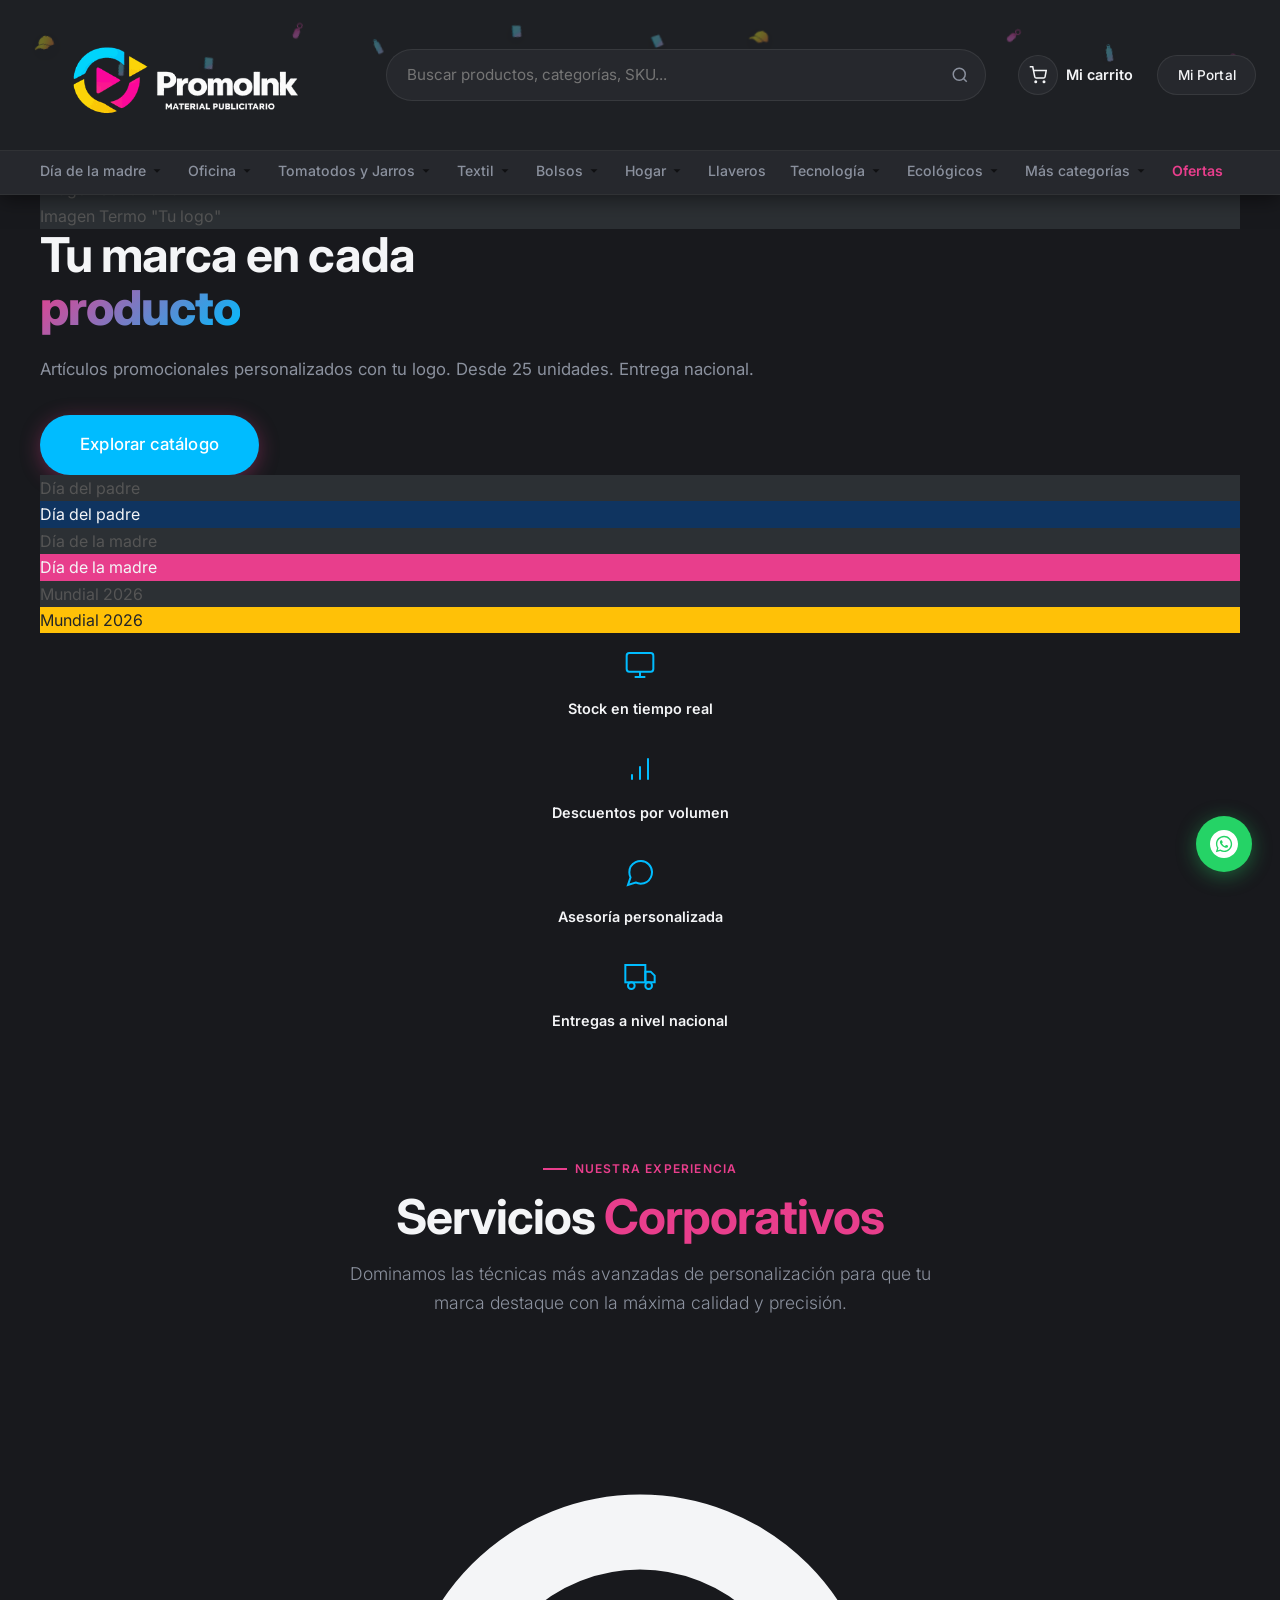
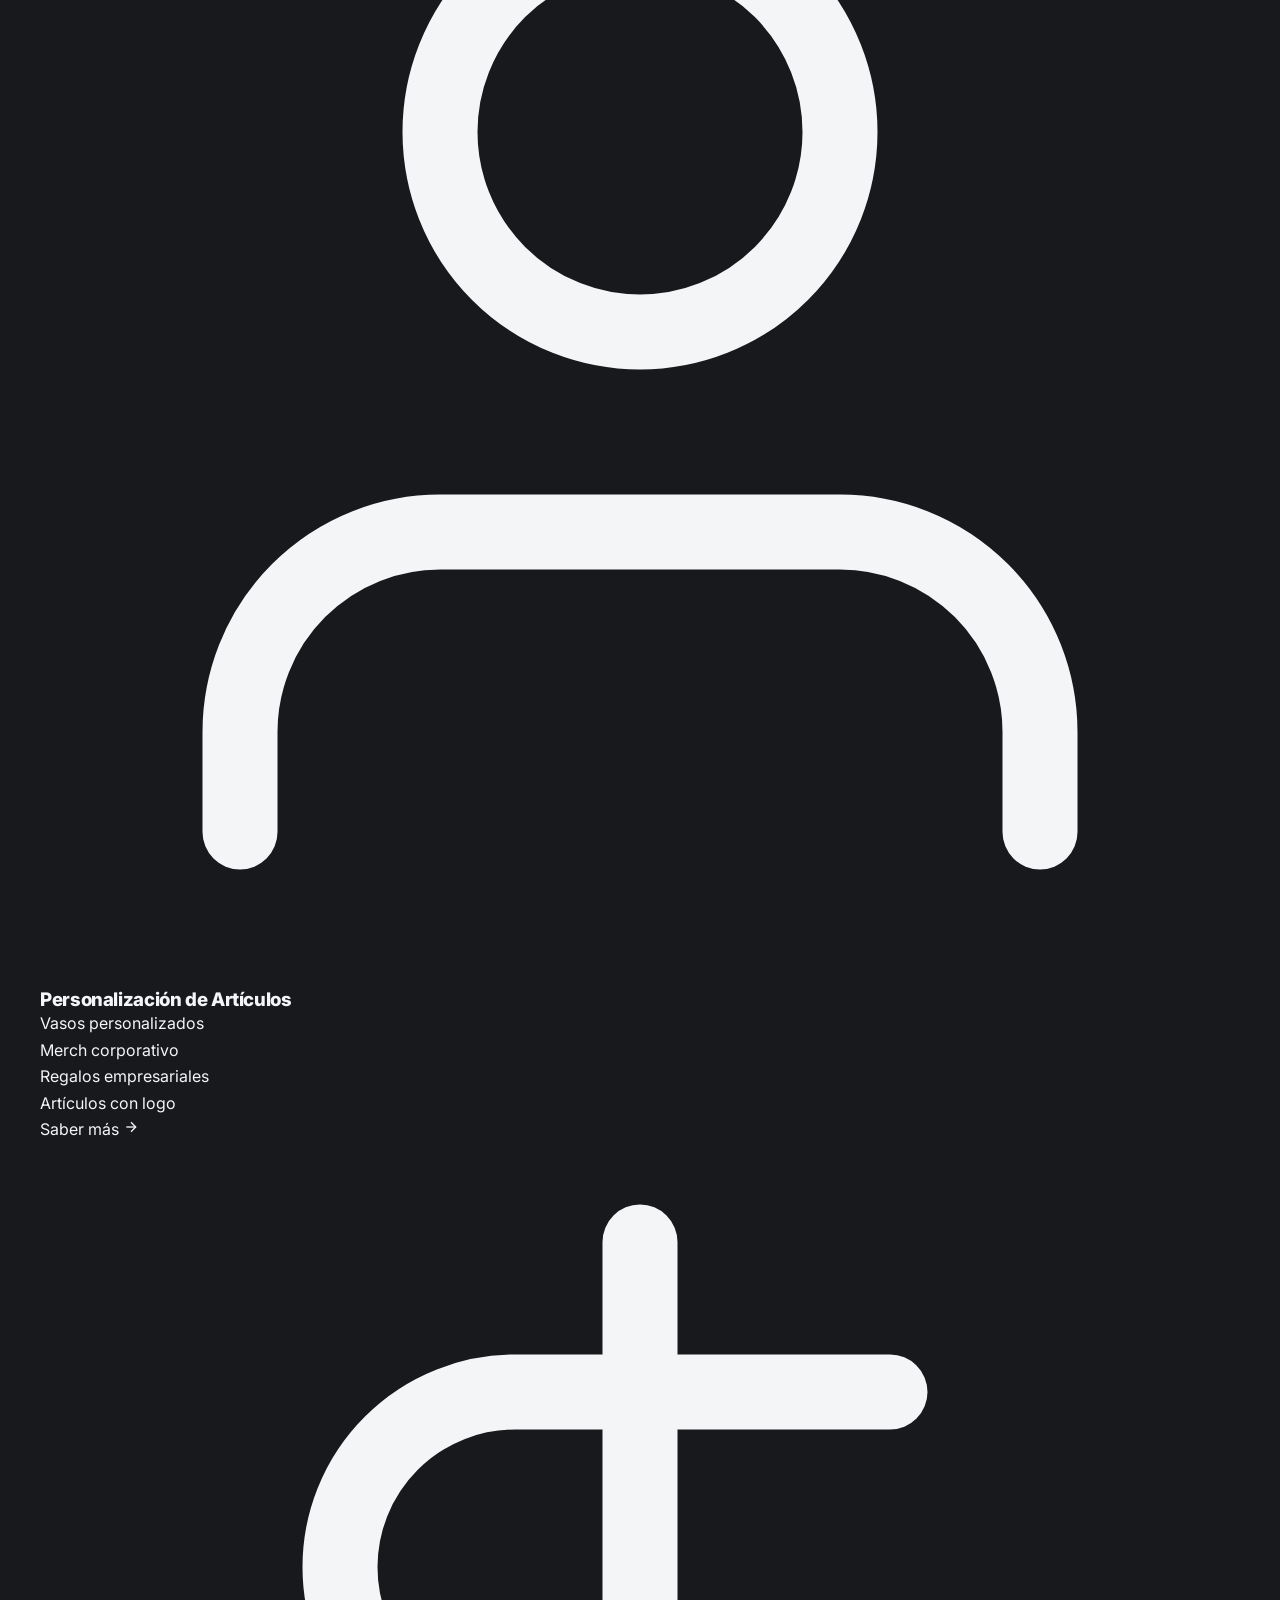
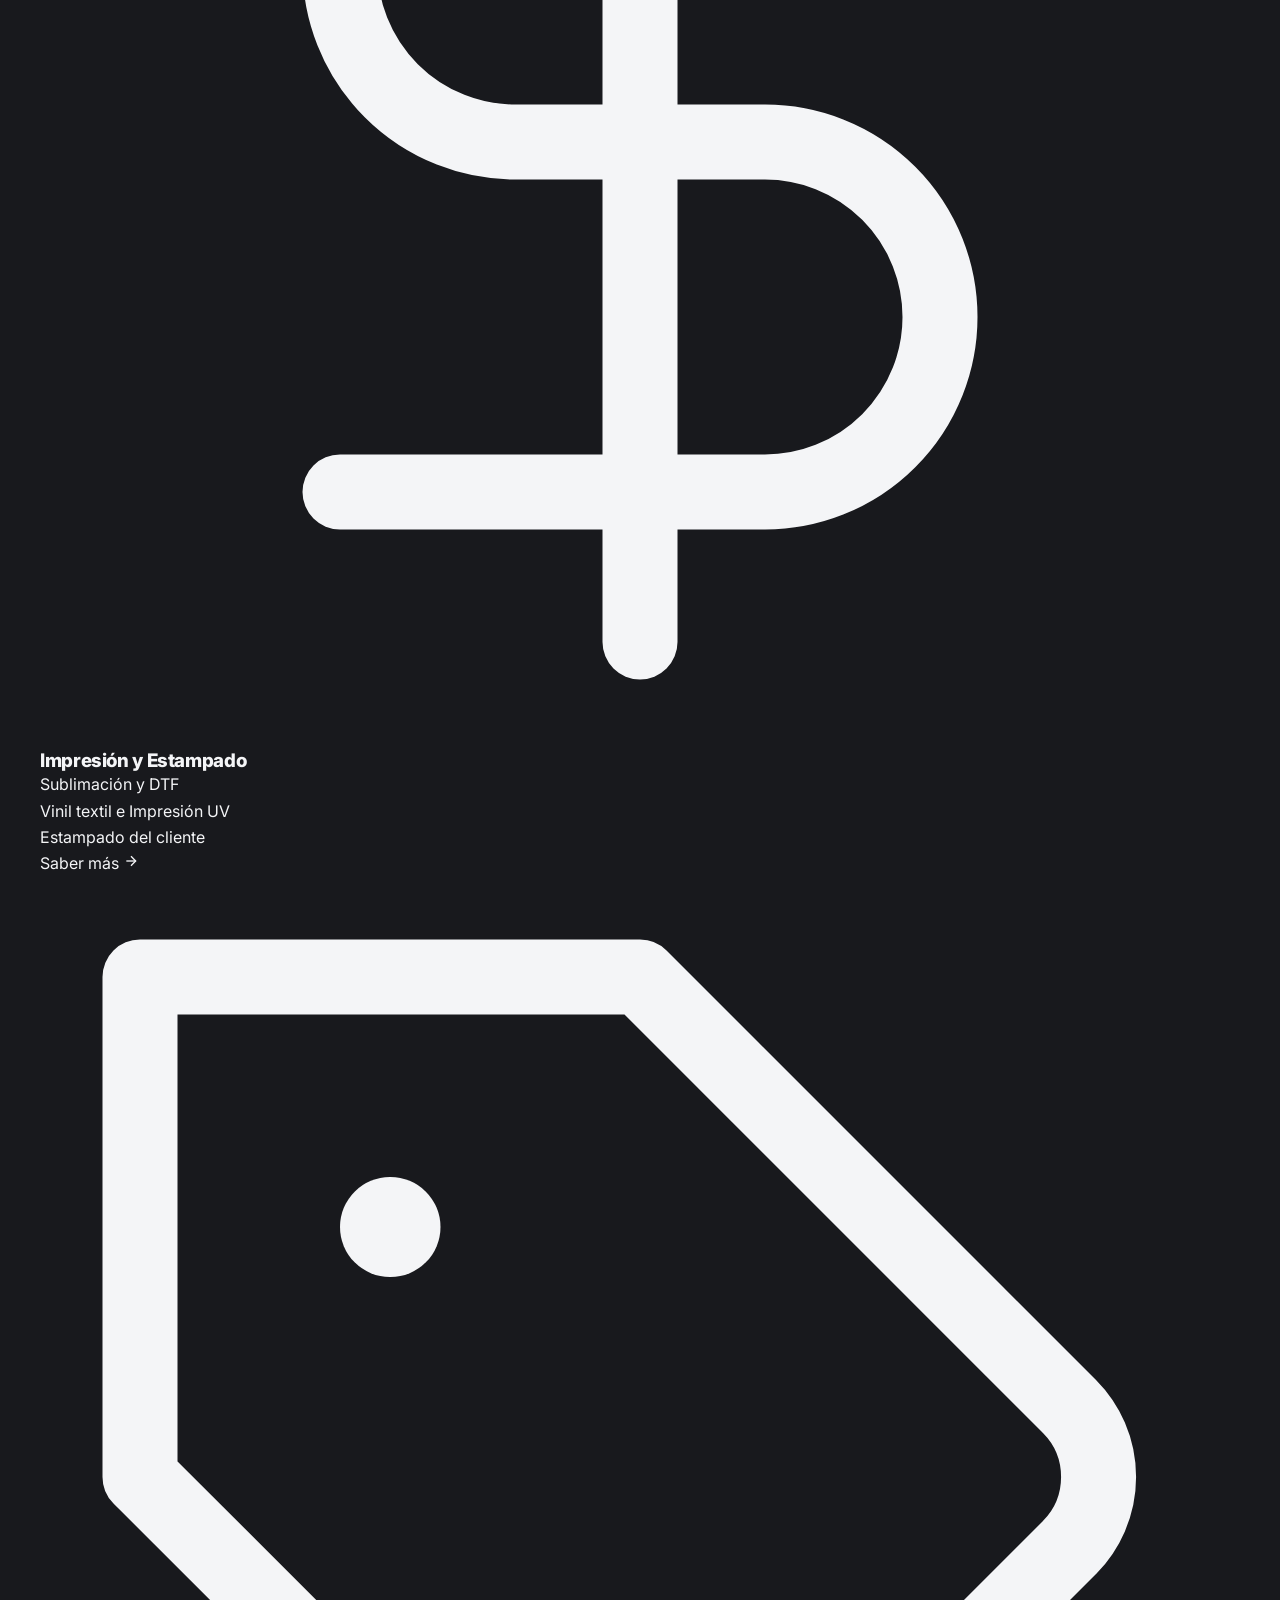
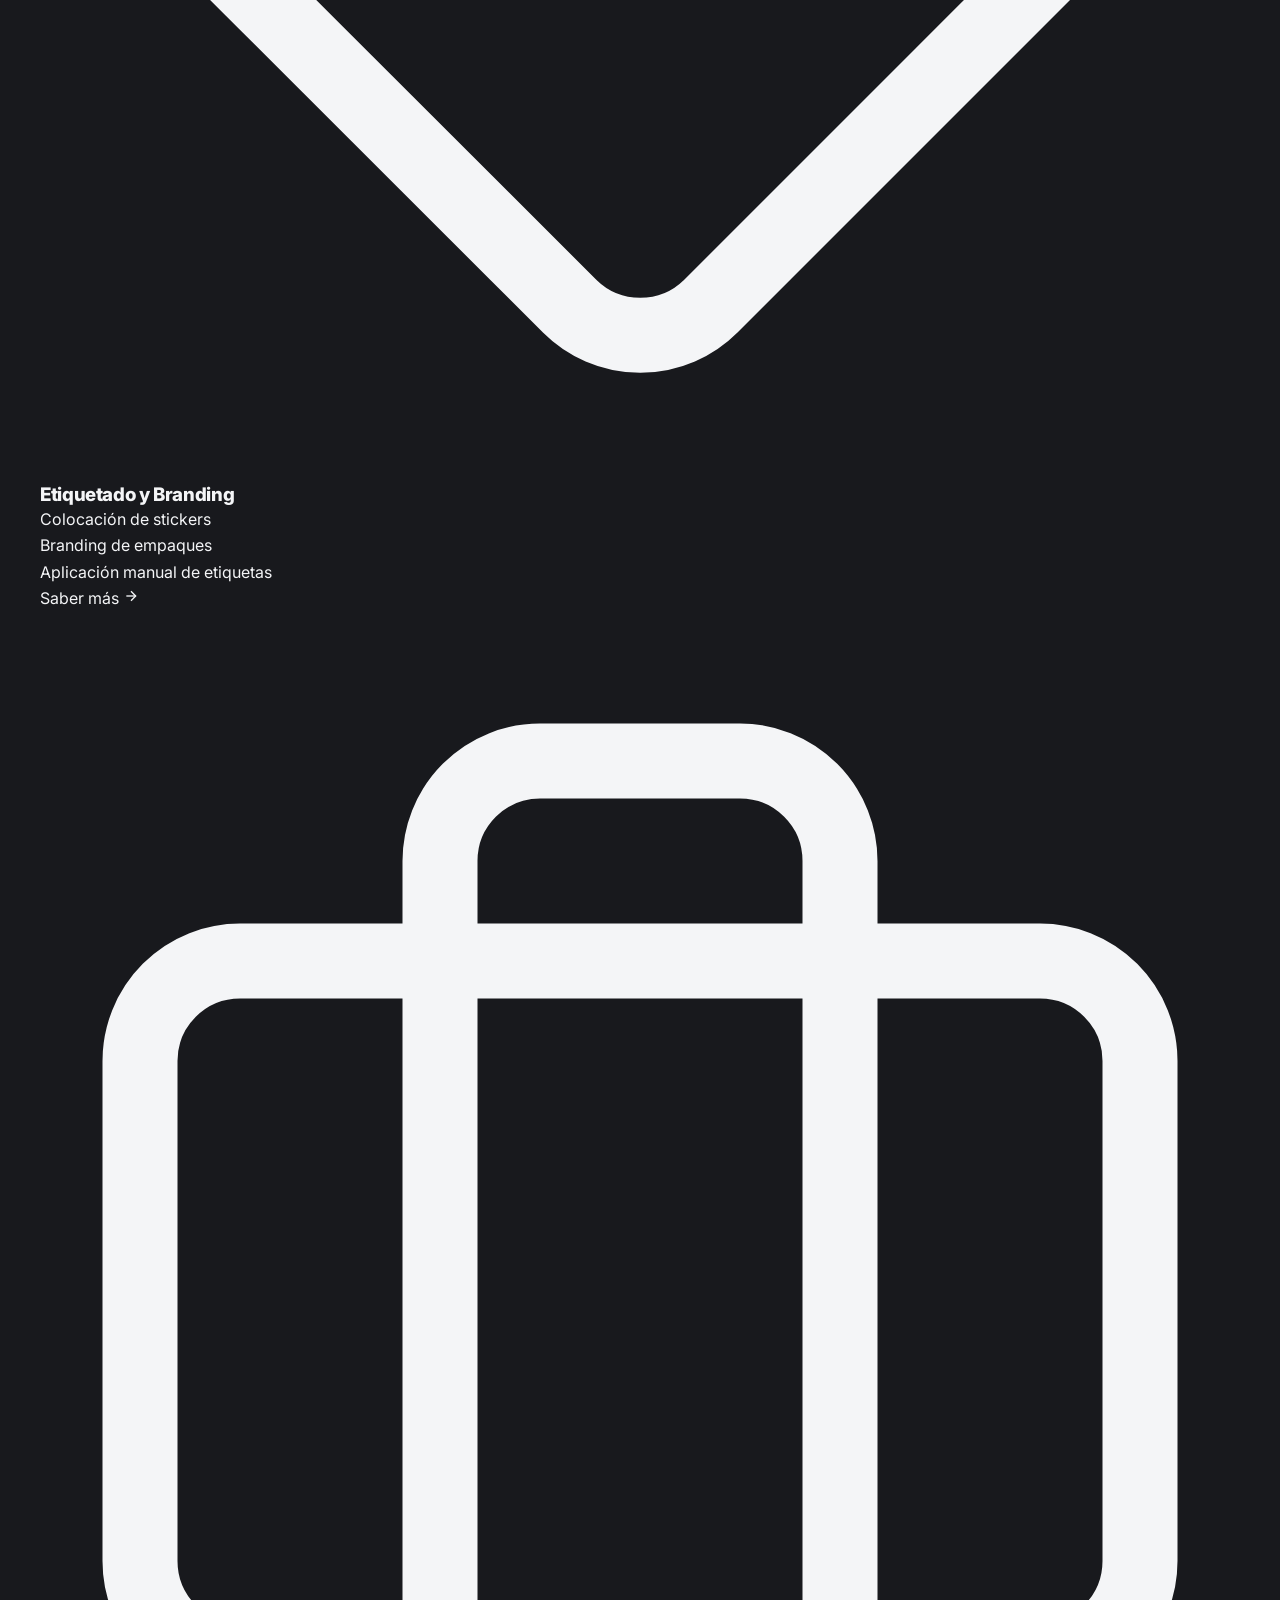
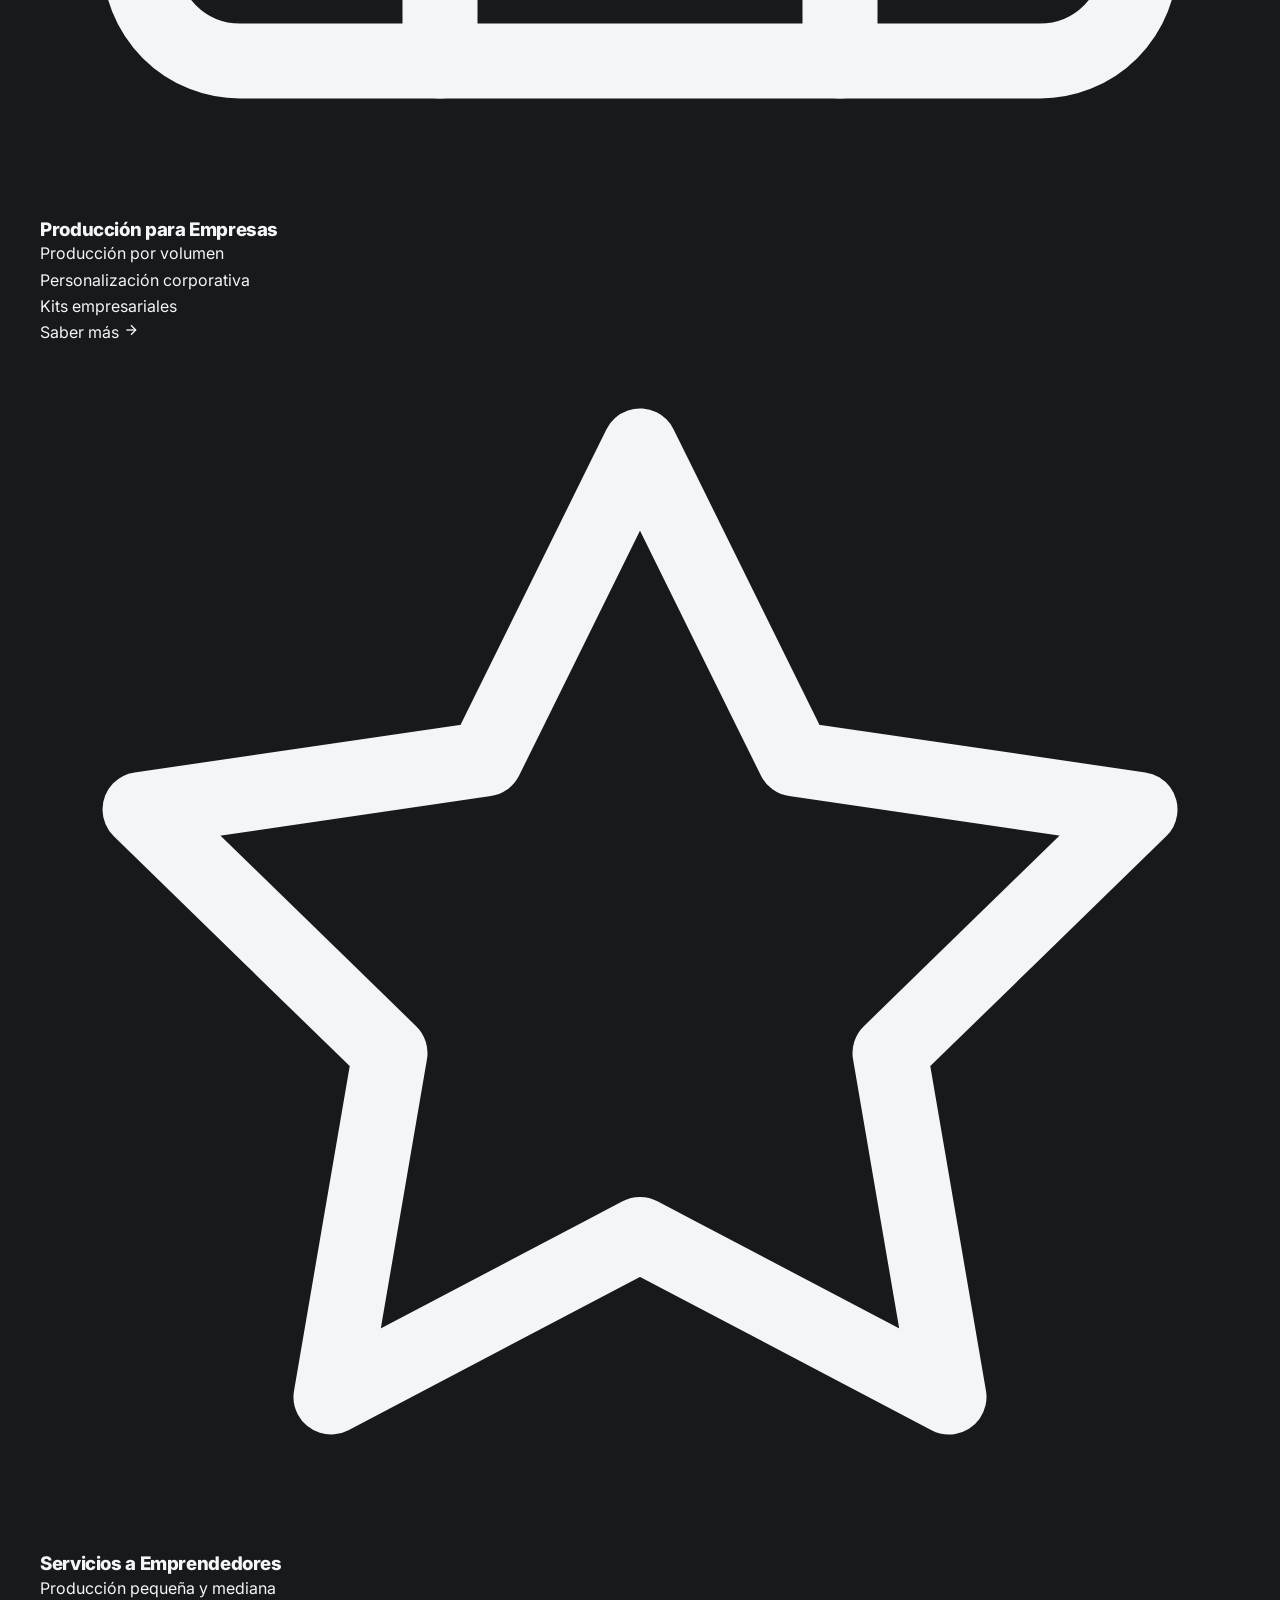
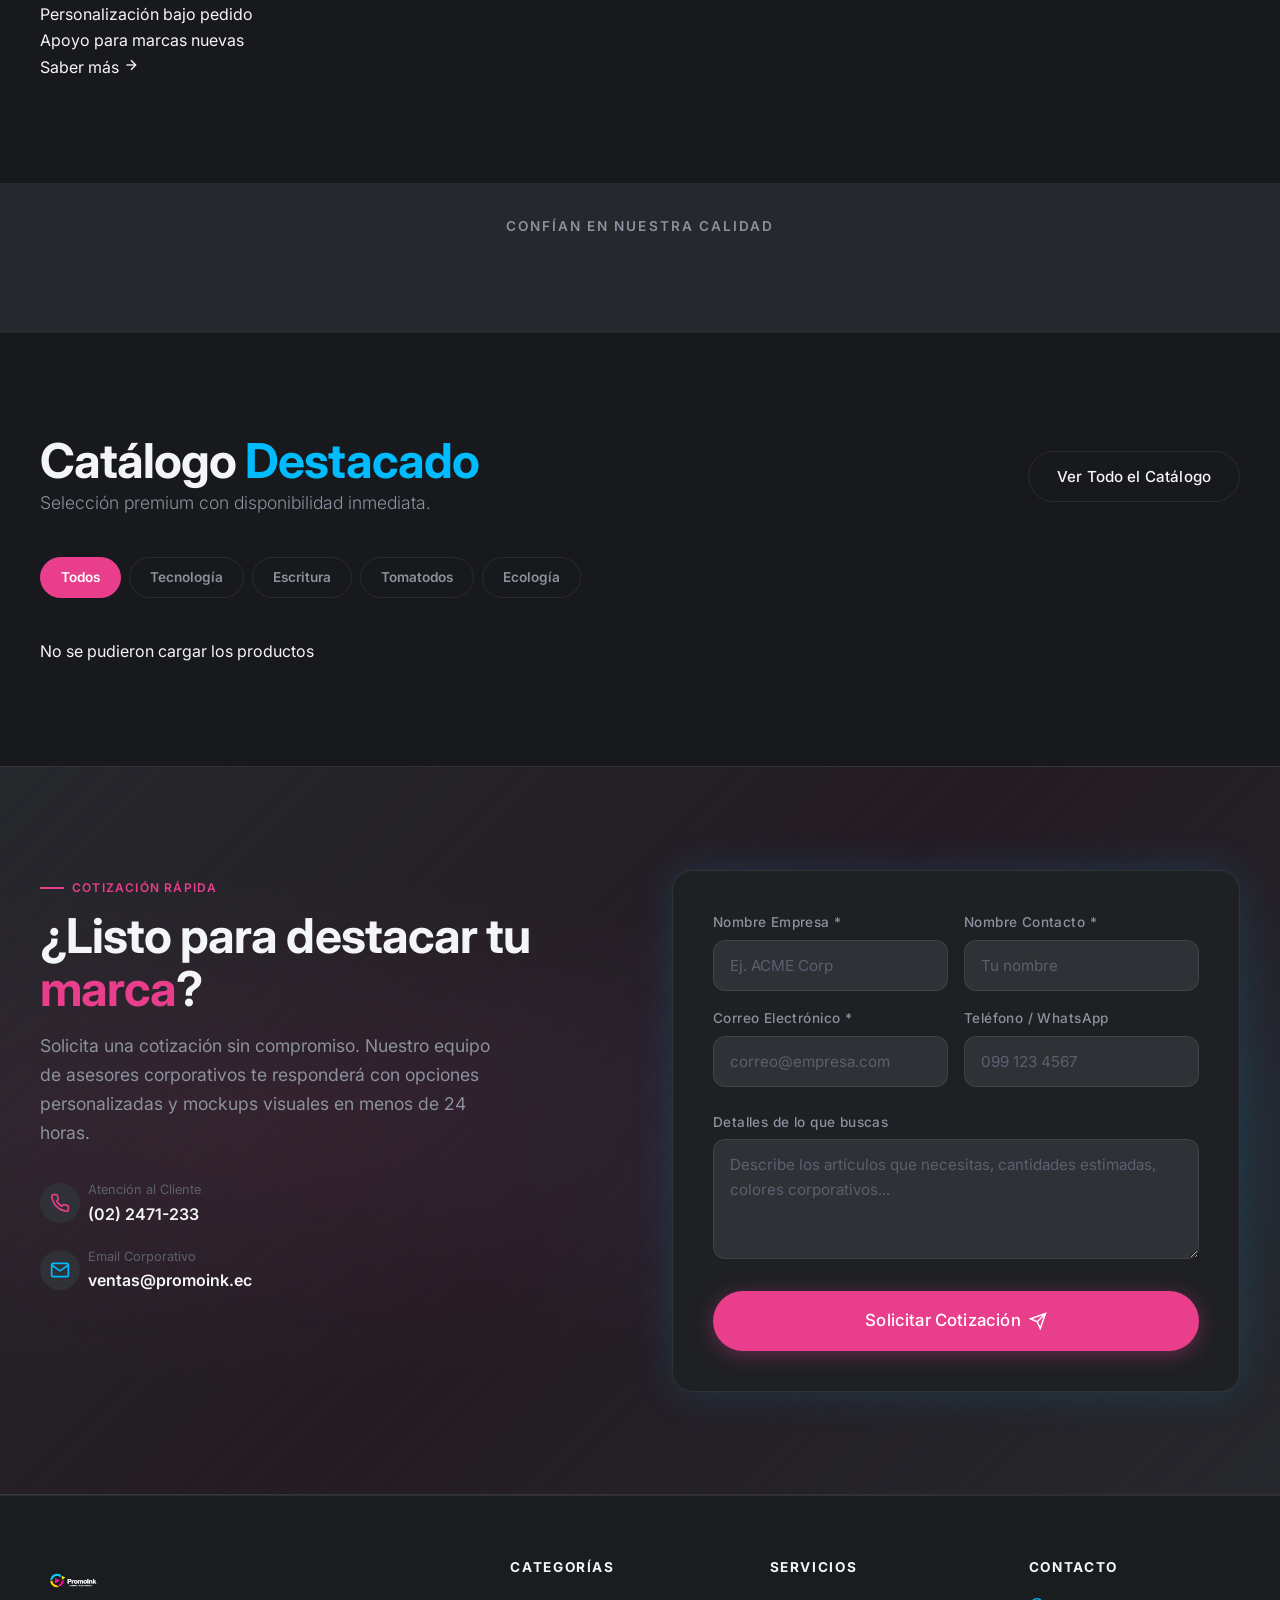
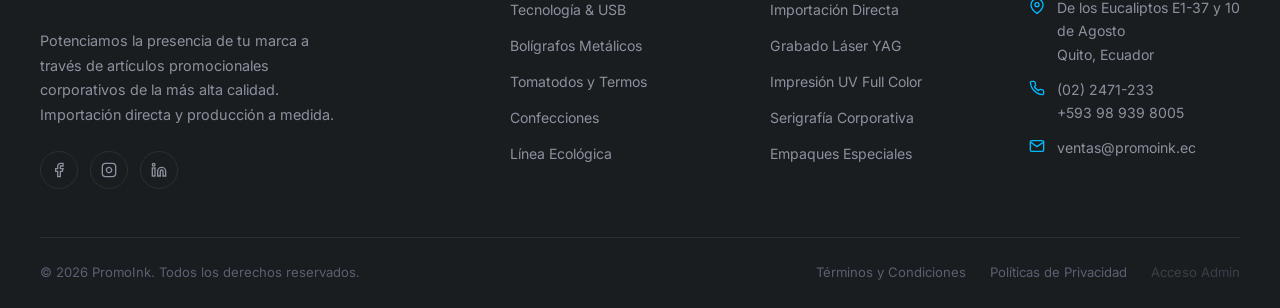
<file: home.html>
<!DOCTYPE html>
<html lang="es">

<head>
  <meta charset="UTF-8">
  <meta name="viewport" content="width=device-width, initial-scale=1.0">
  <title>PromoInk ARTICULOS PROMOCIONALES</title>
  <link rel="icon" href="assets/images/favicon.png">
  <meta name="description" content="Descubre PromoInk UIO, los mejores artículos promocionales corporativos de alto impacto para ti. Cotiza y personaliza productos de alta calidad para tu empresa.">
  <meta http-equiv="Cache-Control" content="no-cache, no-store, must-revalidate" />
  <meta http-equiv="Pragma" content="no-cache" />
  <meta http-equiv="Expires" content="0" />
  <!-- Fonts -->
  <link rel="preconnect" href="https://fonts.googleapis.com">
  <link rel="preconnect" href="https://fonts.gstatic.com" crossorigin>
  <link rel="stylesheet" href="https://fonts.googleapis.com/css2?family=Inter:wght@300;400;500;600;700&display=swap">

  <!-- CSS -->
  <link rel="stylesheet" href="assets/css/main.css?v=76.0">
  <link rel="stylesheet" href="assets/css/components.css?v=106.0">
  <link rel="stylesheet" href="assets/css/animations.css?v=75.0">
  <style>
    .hero-bento { padding-top: 150px; }
    @media (max-width: 992px) {
      .hero-bento { padding-top: 220px; }
    }
  </style>
</head>

<body class="hovering">

  <!-- Cursor Custom -->
  <div class="cursor-dot"></div>
  <div class="cursor-ring"></div>

  <div id="page-loader" class="page-loader">
    <div class="loader-bg-decor"></div>
    
    <!-- Planetary Orbiting Icons -->
    <div class="loader-icons-orbit">
      <div class="orbit-ring orbit-1">
        <div class="orbit-icon orbit-icon-1"><svg viewBox="0 0 24 24" fill="none" stroke="currentColor" stroke-width="2" stroke-linecap="round" stroke-linejoin="round"><path d="M18 8h1a4 4 0 0 1 0 8h-1"/><path d="M2 8h16v9a4 4 0 0 1-4 4H6a4 4 0 0 1-4-4V8z"/></svg></div>
        <div class="orbit-icon orbit-icon-2"><svg viewBox="0 0 24 24" fill="none" stroke="currentColor" stroke-width="2" stroke-linecap="round" stroke-linejoin="round"><path d="M6 2L3 6v14a2 2 0 0 0 2 2h14a2 2 0 0 0 2-2V6l-3-4H6z"/><line x1="3" y1="6" x2="21" y2="6"/></svg></div>
      </div>
      <div class="orbit-ring orbit-2">
        <div class="orbit-icon orbit-icon-3"><svg viewBox="0 0 24 24" fill="none" stroke="currentColor" stroke-width="2" stroke-linecap="round" stroke-linejoin="round"><path d="M12 19l7-7 3 3-7 7-3-3z"/><path d="M18 13l-1.5-7.5L2 2l3.5 14.5L13 18l5-5z"/></svg></div>
        <div class="orbit-icon orbit-icon-4"><svg viewBox="0 0 24 24" fill="none" stroke="currentColor" stroke-width="2" stroke-linecap="round" stroke-linejoin="round"><path d="M12 2a5 5 0 0 0-5 5v10a5 5 0 0 0 10 0V7a5 5 0 0 0-5-5z"/><path d="M12 6V2"/></svg></div>
      </div>
    </div>

    <div class="loader-logo-container">
      <div class="loader-logo">
        <img src="assets/images/logo blanco (2).png" alt="PromoInk" class="loader-img-main">
        <div class="loader-bar">
          <div class="loader-bar-fill"></div>
        </div>
      </div>
    </div>
  </div>

  <!-- Navbar E-commerce -->
  <header id="navbar" class="navbar-ecommerce">
    <!-- Dynamic scattered product icons in the header background -->
    <div class="header-scattered-bg">
      <!-- Group A: Visible on both Desktop and Mobile (8 items, perfectly spaced) -->
      <div class="scattered-wrapper item-1" style="left: 2%; --top-pos: 25px; animation-delay: 0s;">
        <a href="catalogo.html?search=gorra" class="scattered-icon gorra" data-product="gorra" style="transform: rotate(-15deg); width: 38px; height: 38px;" title="Buscar Gorras">
          <img src="assets/images/gorra.png" alt="Gorra">
        </a>
      </div>
      <div class="scattered-wrapper item-2" style="left: 15%; --top-pos: 48px; animation-delay: 1.2s;">
        <a href="catalogo.html?search=libreta" class="scattered-icon libreta" data-product="libreta" style="transform: rotate(18deg); width: 32px; height: 32px;" title="Buscar Libretas">
          <img src="assets/images/libreta.png" alt="Libreta">
        </a>
      </div>
      <div class="scattered-wrapper item-3" style="left: 28%; --top-pos: 30px; animation-delay: 0.5s;">
        <a href="catalogo.html?search=termo" class="scattered-icon termo" data-product="termo" style="transform: rotate(-10deg); width: 36px; height: 36px;" title="Buscar Termos">
          <img src="assets/images/termo.png" alt="Termo">
        </a>
      </div>
      <div class="scattered-wrapper item-4" style="left: 45%; --top-pos: 52px; animation-delay: 2.1s;">
        <a href="catalogo.html?search=etiqueta" class="scattered-icon etiqueta" data-product="etiqueta" style="transform: rotate(25deg); width: 34px; height: 34px;" title="Buscar Etiquetas">
          <img src="assets/images/etiqueta.png" alt="Etiqueta">
        </a>
      </div>
      <div class="scattered-wrapper item-5" style="left: 58%; --top-pos: 20px; animation-delay: 0.8s;">
        <a href="catalogo.html?search=gorra" class="scattered-icon gorra" data-product="gorra" style="transform: rotate(12deg); width: 36px; height: 36px;" title="Buscar Gorras">
          <img src="assets/images/gorra.png" alt="Gorra">
        </a>
      </div>
      <div class="scattered-wrapper item-6" style="left: 72%; --top-pos: 50px; animation-delay: 1.6s;">
        <a href="catalogo.html?search=libreta" class="scattered-icon libreta" data-product="libreta" style="transform: rotate(-15deg); width: 34px; height: 34px;" title="Buscar Libretas">
          <img src="assets/images/libreta.png" alt="Libreta">
        </a>
      </div>
      <div class="scattered-wrapper item-7" style="left: 85%; --top-pos: 35px; animation-delay: 0.3s;">
        <a href="catalogo.html?search=termo" class="scattered-icon termo" data-product="termo" style="transform: rotate(8deg); width: 38px; height: 38px;" title="Buscar Termos">
          <img src="assets/images/termo.png" alt="Termo">
        </a>
      </div>
      <div class="scattered-wrapper item-8" style="left: 95%; --top-pos: 46px; animation-delay: 2.7s;">
        <a href="catalogo.html?search=etiqueta" class="scattered-icon etiqueta" data-product="etiqueta" style="transform: rotate(-20deg); width: 32px; height: 32px;" title="Buscar Etiquetas">
          <img src="assets/images/etiqueta.png" alt="Etiqueta">
        </a>
      </div>

      <!-- Group B: Desktop-only for dense high-end collage (8 more items, total 16!) -->
      <div class="scattered-wrapper item-9 desktop-only" style="left: 8%; --top-pos: 52px; animation-delay: 1.5s;">
        <a href="catalogo.html?search=termo" class="scattered-icon termo" data-product="termo" style="transform: rotate(20deg); width: 34px; height: 34px;" title="Buscar Termos">
          <img src="assets/images/termo.png" alt="Termo">
        </a>
      </div>
      <div class="scattered-wrapper item-10 desktop-only" style="left: 22%; --top-pos: 15px; animation-delay: 0.7s;">
        <a href="catalogo.html?search=etiqueta" class="scattered-icon etiqueta" data-product="etiqueta" style="transform: rotate(-12deg); width: 32px; height: 32px;" title="Buscar Etiquetas">
          <img src="assets/images/etiqueta.png" alt="Etiqueta">
        </a>
      </div>
      <div class="scattered-wrapper item-11 desktop-only" style="left: 34%; --top-pos: 55px; animation-delay: 2.3s;">
        <a href="catalogo.html?search=gorra" class="scattered-icon gorra" data-product="gorra" style="transform: rotate(18deg); width: 36px; height: 36px;" title="Buscar Gorras">
          <img src="assets/images/gorra.png" alt="Gorra">
        </a>
      </div>
      <div class="scattered-wrapper item-12 desktop-only" style="left: 50%; --top-pos: 25px; animation-delay: 1.1s;">
        <a href="catalogo.html?search=libreta" class="scattered-icon libreta" data-product="libreta" style="transform: rotate(-8deg); width: 34px; height: 34px;" title="Buscar Libretas">
          <img src="assets/images/libreta.png" alt="Libreta">
        </a>
      </div>
      <div class="scattered-wrapper item-13 desktop-only" style="left: 64%; --top-pos: 50px; animation-delay: 2.9s;">
        <a href="catalogo.html?search=termo" class="scattered-icon termo" data-product="termo" style="transform: rotate(-22deg); width: 38px; height: 38px;" title="Buscar Termos">
          <img src="assets/images/termo.png" alt="Termo">
        </a>
      </div>
      <div class="scattered-wrapper item-14 desktop-only" style="left: 78%; --top-pos: 20px; animation-delay: 0.4s;">
        <a href="catalogo.html?search=etiqueta" class="scattered-icon etiqueta" data-product="etiqueta" style="transform: rotate(15deg); width: 32px; height: 32px;" title="Buscar Etiquetas">
          <img src="assets/images/etiqueta.png" alt="Etiqueta">
        </a>
      </div>
      <div class="scattered-wrapper item-15 desktop-only" style="left: 90%; --top-pos: 48px; animation-delay: 1.8s;">
        <a href="catalogo.html?search=gorra" class="scattered-icon gorra" data-product="gorra" style="transform: rotate(-10deg); width: 36px; height: 36px;" title="Buscar Gorras">
          <img src="assets/images/gorra.png" alt="Gorra">
        </a>
      </div>
      <div class="scattered-wrapper item-16 desktop-only" style="left: 39%; --top-pos: 15px; animation-delay: 2.5s;">
        <a href="catalogo.html?search=libreta" class="scattered-icon libreta" data-product="libreta" style="transform: rotate(12deg); width: 34px; height: 34px;" title="Buscar Libretas">
          <img src="assets/images/libreta.png" alt="Libreta">
        </a>
      </div>
    </div>

    <div class="navbar-top">
      <div class="container navbar-top-inner">
        
        <a href="index.php" class="navbar-logo">
          <img src="assets/images/logo blanco (2).png" alt="PromoInk Logo">
        </a>

        <div class="navbar-search">
          <input type="text" id="navbar-search-input" placeholder="Buscar productos, categorías, SKU..." aria-label="Buscar">
          <button type="button" id="btn-navbar-search" aria-label="Botón buscar">
            <svg viewBox="0 0 24 24" fill="none" stroke="currentColor" stroke-width="2"><circle cx="11" cy="11" r="8"/><line x1="21" y1="21" x2="16.65" y2="16.65"/></svg>
          </button>
        </div>



        <div class="navbar-actions-top">
          <a href="#" class="nav-action-btn">
            <div class="cart-icon">
              <svg viewBox="0 0 24 24" fill="none" stroke="currentColor" stroke-width="2"><circle cx="9" cy="21" r="1"/><circle cx="20" cy="21" r="1"/><path d="M1 1h4l2.68 13.39a2 2 0 0 0 2 1.61h9.72a2 2 0 0 0 2-1.61L23 6H6"/></svg>
            </div>
            <span>Mi carrito</span>
          </a>
          <a href="login.html" class="btn btn-outline btn-sm" style="background:var(--bg-surface); color:var(--text-primary); border-color:var(--border);" id="auth-btn">Mi Portal</a>
          <button id="navbar-toggle" class="navbar-toggle" aria-label="Menu" style="margin-left:0.5rem">
            <span style="background:var(--text-primary)"></span><span style="background:var(--text-primary)"></span><span style="background:var(--text-primary)"></span>
          </button>
        </div>

      </div>
    </div>

    <div class="navbar-bottom">
      <div class="container">
        <nav class="nav-categories">
          <a href="#">Día de la madre <svg viewBox="0 0 24 24"><polyline points="6 9 12 15 18 9"/></svg></a>
          <a href="#">Oficina <svg viewBox="0 0 24 24"><polyline points="6 9 12 15 18 9"/></svg></a>
          <a href="#">Tomatodos y Jarros <svg viewBox="0 0 24 24"><polyline points="6 9 12 15 18 9"/></svg></a>
          <a href="#">Textil <svg viewBox="0 0 24 24"><polyline points="6 9 12 15 18 9"/></svg></a>
          <a href="#">Bolsos <svg viewBox="0 0 24 24"><polyline points="6 9 12 15 18 9"/></svg></a>
          <a href="#">Hogar <svg viewBox="0 0 24 24"><polyline points="6 9 12 15 18 9"/></svg></a>
          <a href="#">Llaveros</a>
          <a href="#">Tecnología <svg viewBox="0 0 24 24"><polyline points="6 9 12 15 18 9"/></svg></a>
          <a href="#">Ecológicos <svg viewBox="0 0 24 24"><polyline points="6 9 12 15 18 9"/></svg></a>
          <a href="#">Más categorías <svg viewBox="0 0 24 24"><polyline points="6 9 12 15 18 9"/></svg></a>
          <a href="#" class="nav-link-ofertas">Ofertas</a>
        </nav>
      </div>
    </div>
  </header>

  <!-- Hero Bento Section -->
  <section class="hero-bento container section">
    <div class="bento-grid">
      
      <div class="bento-item bento-img-1 reveal">
        <!-- Placeholder para la libreta -->
        <div class="placeholder-img" style="background:#2C3034">
          <span style="color:#555">Imagen Libreta</span>
        </div>
      </div>
      
      <div class="bento-item bento-img-2 reveal reveal-delay-1">
        <!-- Placeholder multi-productos verdes -->
        <div class="placeholder-img" style="background:#2C3034">
          <span style="color:#555">Imagen Set Oficina</span>
        </div>
      </div>
      
      <div class="bento-item bento-img-tall reveal reveal-delay-2">
        <!-- Placeholder termo central -->
        <div class="placeholder-img" style="background:#2C3034">
          <span style="color:#555">Imagen Termo "Tu logo"</span>
        </div>
      </div>

      <div class="bento-item bento-text reveal reveal-delay-3">
        <h1 class="display-2" style="margin-bottom:1rem">Tu marca en cada<br>
          <span class="hero-word-rotate">
            <span class="hero-word active">evento</span>
            <span class="hero-word">producto</span>
            <span class="hero-word">regalo</span>
            <span class="hero-word">detalle</span>
          </span>
        </h1>
        <p style="margin-bottom:2rem; font-size:1.05rem; color:var(--text-muted);">Artículos promocionales personalizados con tu logo. Desde 25 unidades. Entrega nacional.</p>
        <a href="catalogo.html" class="btn btn-primary btn-lg" style="background-color: var(--accent-cyan); color: #fff; width: fit-content;">Explorar catálogo</a>
      </div>

      <div class="bento-item bento-promo reveal reveal-delay-4">
        <div class="placeholder-img" style="background:#2C3034"><span style="color:#555">Día del padre</span></div>
        <div class="bento-badge" style="background:#0F3460">Día del padre</div>
      </div>

      <div class="bento-item bento-promo reveal reveal-delay-5">
        <div class="placeholder-img" style="background:#2C3034"><span style="color:#555">Día de la madre</span></div>
        <div class="bento-badge" style="background:#E83E8C">Día de la madre</div>
      </div>

      <div class="bento-item bento-promo reveal reveal-delay-6">
        <div class="placeholder-img" style="background:#2C3034"><span style="color:#555">Mundial 2026</span></div>
        <div class="bento-badge" style="background:#FFC107; color:#212529">Mundial 2026</div>
      </div>

    </div>

    <!-- Features Row -->
    <div class="features-row reveal reveal-delay-6">
      <div class="feature-item">
        <svg viewBox="0 0 24 24" fill="none" stroke="var(--accent-cyan)" stroke-width="2"><rect x="2" y="3" width="20" height="14" rx="2" ry="2"/><line x1="8" y1="21" x2="16" y2="21"/><line x1="12" y1="17" x2="12" y2="21"/></svg>
        <span>Stock en tiempo real</span>
      </div>
      <div class="feature-item">
        <svg viewBox="0 0 24 24" fill="none" stroke="var(--accent-cyan)" stroke-width="2"><line x1="12" y1="20" x2="12" y2="10"/><line x1="18" y1="20" x2="18" y2="4"/><line x1="6" y1="20" x2="6" y2="16"/></svg>
        <span>Descuentos por volumen</span>
      </div>
      <div class="feature-item">
        <svg viewBox="0 0 24 24" fill="none" stroke="var(--accent-cyan)" stroke-width="2"><path d="M21 11.5a8.38 8.38 0 0 1-.9 3.8 8.5 8.5 0 0 1-7.6 4.7 8.38 8.38 0 0 1-3.8-.9L3 21l1.9-5.7a8.38 8.38 0 0 1-.9-3.8 8.5 8.5 0 0 1 4.7-7.6 8.38 8.38 0 0 1 3.8-.9h.5a8.48 8.48 0 0 1 8 8v.5z"/></svg>
        <span>Asesoría personalizada</span>
      </div>
      <div class="feature-item">
        <svg viewBox="0 0 24 24" fill="none" stroke="var(--accent-cyan)" stroke-width="2"><rect x="1" y="3" width="15" height="13"/><polygon points="16 8 20 8 23 11 23 16 16 16 16 8"/><circle cx="5.5" cy="18.5" r="2.5"/><circle cx="18.5" cy="18.5" r="2.5"/></svg>
        <span>Entregas a nivel nacional</span>
      </div>
    </div>
  </section>

  <!-- Especialidades -->
  <section id="especialidades" class="section">
    <div class="container">
      <div class="section-header text-center reveal">
        <span class="section-label">Nuestra Experiencia</span>
        <h2 class="display-2">Servicios <span class="text-pink">Corporativos</span></h2>
        <p class="section-subtitle" style="margin: 1rem auto 0;">Dominamos las técnicas más avanzadas de personalización
          para que tu marca destaque con la máxima calidad y precisión.</p>
      </div>

      <div class="specialties-grid stagger-children">
        <!-- Servicio 1 -->
        <div class="specialty-card">
          <div class="specialty-icon pink icon-glow"><svg viewBox="0 0 24 24" fill="none" stroke="currentColor" stroke-linecap="round" stroke-linejoin="round"><path d="M20 21v-2a4 4 0 0 0-4-4H8a4 4 0 0 0-4 4v2" stroke-width="1.5" /><circle cx="12" cy="7" r="4" stroke-width="1.5" /></svg></div>
          <div class="specialty-content">
            <h3 class="specialty-title">Personalización de Artículos</h3>
            <div class="specialty-description">
              <ul>
                <li>Vasos personalizados</li>
                <li>Merch corporativo</li>
                <li>Regalos empresariales</li>
                <li>Artículos con logo</li>
              </ul>
            </div>
            <div class="specialty-footer">
              <a href="catalogo.html" class="specialty-link">Saber más <svg viewBox="0 0 24 24" fill="none" stroke="currentColor" stroke-width="2" style="width:16px;height:16px;"><line x1="5" y1="12" x2="19" y2="12"></line><polyline points="12 5 19 12 12 19"></polyline></svg></a>
            </div>
          </div>
        </div>
        <!-- Servicio 2 -->
        <div class="specialty-card">
          <div class="specialty-icon cyan icon-glow"><svg viewBox="0 0 24 24" fill="none" stroke="currentColor" stroke-linecap="round" stroke-linejoin="round"><path d="M12 2v20M17 5H9.5a3.5 3.5 0 0 0 0 7h5a3.5 3.5 0 0 1 0 7H6" stroke-width="1.5" /></svg></div>
          <div class="specialty-content">
            <h3 class="specialty-title">Impresión y Estampado</h3>
            <div class="specialty-description">
              <ul>
                <li>Sublimación y DTF</li>
                <li>Vinil textil e Impresión UV</li>
                <li>Estampado del cliente</li>
              </ul>
            </div>
            <div class="specialty-footer">
              <a href="catalogo.html" class="specialty-link">Saber más <svg viewBox="0 0 24 24" fill="none" stroke="currentColor" stroke-width="2" style="width:16px;height:16px;"><line x1="5" y1="12" x2="19" y2="12"></line><polyline points="12 5 19 12 12 19"></polyline></svg></a>
            </div>
          </div>
        </div>
        <!-- Servicio 3 -->
        <div class="specialty-card">
          <div class="specialty-icon gold icon-glow"><svg viewBox="0 0 24 24" fill="none" stroke="currentColor" stroke-linecap="round" stroke-linejoin="round"><path d="M20.59 13.41l-7.17 7.17a2 2 0 0 1-2.83 0L2 12V2h10l8.59 8.59a2 2 0 0 1 0 2.82z" stroke-width="1.5" /><line x1="7" y1="7" x2="7.01" y2="7" stroke-width="2" /></svg></div>
          <div class="specialty-content">
            <h3 class="specialty-title">Etiquetado y Branding</h3>
            <div class="specialty-description">
              <ul>
                <li>Colocación de stickers</li>
                <li>Branding de empaques</li>
                <li>Aplicación manual de etiquetas</li>
              </ul>
            </div>
            <div class="specialty-footer">
              <a href="catalogo.html" class="specialty-link">Saber más <svg viewBox="0 0 24 24" fill="none" stroke="currentColor" stroke-width="2" style="width:16px;height:16px;"><line x1="5" y1="12" x2="19" y2="12"></line><polyline points="12 5 19 12 12 19"></polyline></svg></a>
            </div>
          </div>
        </div>
        <!-- Servicio 4 -->
        <div class="specialty-card">
          <div class="specialty-icon pink icon-glow"><svg viewBox="0 0 24 24" fill="none" stroke="currentColor" stroke-linecap="round" stroke-linejoin="round"><rect x="2" y="7" width="20" height="14" rx="2" ry="2" stroke-width="1.5" /><path d="M16 21V5a2 2 0 0 0-2-2h-4a2 2 0 0 0-2 2v16" stroke-width="1.5" /></svg></div>
          <div class="specialty-content">
            <h3 class="specialty-title">Producción para Empresas</h3>
            <div class="specialty-description">
              <ul>
                <li>Producción por volumen</li>
                <li>Personalización corporativa</li>
                <li>Kits empresariales</li>
              </ul>
            </div>
            <div class="specialty-footer">
              <a href="catalogo.html" class="specialty-link">Saber más <svg viewBox="0 0 24 24" fill="none" stroke="currentColor" stroke-width="2" style="width:16px;height:16px;"><line x1="5" y1="12" x2="19" y2="12"></line><polyline points="12 5 19 12 12 19"></polyline></svg></a>
            </div>
          </div>
        </div>
        <!-- Servicio 5 -->
        <div class="specialty-card">
          <div class="specialty-icon cyan icon-glow"><svg viewBox="0 0 24 24" fill="none" stroke="currentColor" stroke-linecap="round" stroke-linejoin="round"><polygon points="12 2 15.09 8.26 22 9.27 17 14.14 18.18 21.02 12 17.77 5.82 21.02 7 14.14 2 9.27 8.91 8.26 12 2" stroke-width="1.5" /></svg></div>
          <div class="specialty-content">
            <h3 class="specialty-title">Servicios a Emprendedores</h3>
            <div class="specialty-description">
              <ul>
                <li>Producción pequeña y mediana</li>
                <li>Personalización bajo pedido</li>
                <li>Apoyo para marcas nuevas</li>
              </ul>
            </div>
            <div class="specialty-footer">
              <a href="catalogo.html" class="specialty-link">Saber más <svg viewBox="0 0 24 24" fill="none" stroke="currentColor" stroke-width="2" style="width:16px;height:16px;"><line x1="5" y1="12" x2="19" y2="12"></line><polyline points="12 5 19 12 12 19"></polyline></svg></a>
            </div>
          </div>
        </div>
      </div>
    </div>
  </section>

  <!-- Social Proof (Logo Carousel) -->
  <section class="clients-section">
    <div class="container">
      <p class="text-center text-muted"
        style="font-size: 0.85rem; text-transform: uppercase; letter-spacing: 0.15em; margin-bottom: 2rem; font-weight: 600;">
        Confían en nuestra calidad</p>
      
      <div class="logos-marquee">
        <div class="logos-track">
          <!-- Dinámico vía main.js -->
        </div>
      </div>
    </div>
  </section>

  <!-- Productos Destacados -->
  <section class="products-section section" id="productos">
    <div class="container">
      <div class="flex items-center justify-between" style="margin-bottom: 2.5rem; flex-wrap: wrap; gap: 1.5rem;">
        <div class="reveal">
          <h2 class="display-2">Catálogo <span class="text-cyan">Destacado</span></h2>
          <p class="section-subtitle">Selección premium con disponibilidad inmediata.</p>
        </div>
        <a href="catalogo.html" class="btn btn-secondary reveal">Ver Todo el Catálogo</a>
      </div>

      <div class="products-filter-bar reveal">
        <button class="filter-btn active">Todos</button>
        <button class="filter-btn">Tecnología</button>
        <button class="filter-btn">Escritura</button>
        <button class="filter-btn">Tomatodos</button>
        <button class="filter-btn">Ecología</button>
      </div>

      <!-- El contenedor se llenará vía main.js -->
      <div id="featured-grid" class="products-grid">
        <!-- Esqueletos mientras carga -->
        <div class="card skeleton" style="height: 380px;"></div>
        <div class="card skeleton" style="height: 380px;"></div>
        <div class="card skeleton" style="height: 380px;"></div>
        <div class="card skeleton" style="height: 380px;"></div>
      </div>
    </div>
  </section>

  <!-- CTA Section -->
  <section id="contacto" class="cta-band">
    <div class="container cta-band-inner">
      <div class="cta-info reveal">
        <span class="section-label">Cotización Rápida</span>
        <h2 class="display-2" style="margin-bottom: 1rem;">¿Listo para destacar tu <span class="text-pink glitch"
            data-text="marca">marca</span>?</h2>
        <p class="text-muted" style="margin-bottom: 2rem; font-size: 1.1rem; max-width: 450px;">Solicita una cotización
          sin compromiso. Nuestro equipo de asesores corporativos te responderá con opciones personalizadas y mockups
          visuales en menos de 24 horas.</p>

        <div style="display:flex; flex-direction:column; gap:1.2rem; margin-bottom: 2rem;">
          <div class="flex items-center gap-1">
            <div
              style="width:40px; height:40px; border-radius:50%; background:var(--bg-elevated); display:flex; align-items:center; justify-content:center; color:var(--accent-pink);">
              <svg width="20" height="20" viewBox="0 0 24 24" fill="none" stroke="currentColor" stroke-width="2">
                <path
                  d="M22 16.92v3a2 2 0 0 1-2.18 2 19.79 19.79 0 0 1-8.63-3.07 19.5 19.5 0 0 1-6-6 19.79 19.79 0 0 1-3.07-8.67A2 2 0 0 1 4.11 2h3a2 2 0 0 1 2 1.72 12.84 12.84 0 0 0 .7 2.81 2 2 0 0 1-.45 2.11L8.09 9.91a16 16 0 0 0 6 6l1.27-1.27a2 2 0 0 1 2.11-.45 12.84 12.84 0 0 0 2.81.7A2 2 0 0 1 22 16.92z" />
              </svg>
            </div>
            <div>
              <p style="font-size:0.8rem; color:var(--text-subtle);">Atención al Cliente</p>
              <p style="font-weight:600;">(02) 2471-233</p>
            </div>
          </div>
          <div class="flex items-center gap-1">
            <div
              style="width:40px; height:40px; border-radius:50%; background:var(--bg-elevated); display:flex; align-items:center; justify-content:center; color:var(--accent-cyan);">
              <svg width="20" height="20" viewBox="0 0 24 24" fill="none" stroke="currentColor" stroke-width="2">
                <path d="M4 4h16c1.1 0 2 .9 2 2v12c0 1.1-.9 2-2 2H4c-1.1 0-2-.9-2-2V6c0-1.1.9-2 2-2z" />
                <polyline points="22,6 12,13 2,6" />
              </svg>
            </div>
            <div>
              <p style="font-size:0.8rem; color:var(--text-subtle);">Email Corporativo</p>
              <p style="font-weight:600;">ventas@promoink.ec</p>
            </div>
          </div>
        </div>
      </div>

      <div class="card reveal reveal-delay-2"
        style="padding: 2.5rem; background: var(--bg-primary); box-shadow: var(--shadow-glow);">
        <form id="quote-form" class="cta-form">
          <div class="cta-form-row">
            <div class="form-group">
              <label class="form-label">Nombre Empresa *</label>
              <input type="text" name="company" class="form-control" required placeholder="Ej. ACME Corp">
            </div>
            <div class="form-group">
              <label class="form-label">Nombre Contacto *</label>
              <input type="text" name="contact_name" class="form-control" required placeholder="Tu nombre">
            </div>
          </div>
          <div class="cta-form-row">
            <div class="form-group">
              <label class="form-label">Correo Electrónico *</label>
              <input type="email" name="email" class="form-control" required placeholder="correo@empresa.com">
            </div>
            <div class="form-group">
              <label class="form-label">Teléfono / WhatsApp</label>
              <input type="tel" name="phone" class="form-control" placeholder="099 123 4567">
            </div>
          </div>
          <div class="form-group" style="margin-top: 0.5rem;">
            <label class="form-label">Detalles de lo que buscas</label>
            <textarea name="message" class="form-control"
              placeholder="Describe los artículos que necesitas, cantidades estimadas, colores corporativos..."></textarea>
          </div>
          <button type="submit" class="btn btn-primary btn-lg"
            style="margin-top: 1rem; width: 100%; justify-content: center;">
            Solicitar Cotización <svg width="18" height="18" viewBox="0 0 24 24" fill="none" stroke="currentColor"
              stroke-width="2">
              <line x1="22" y1="2" x2="11" y2="13" />
              <polygon points="22 2 15 22 11 13 2 9 22 2" />
            </svg>
          </button>
        </form>
      </div>
    </div>
  </section>

  <!-- Footer -->
  <footer class="footer">
    <div class="container">
      <div class="footer-grid">
        <div class="footer-brand">
          <img src="assets/images/logo blanco (2).png" alt="PromoInk Logo" style="height: 45px; margin-bottom: 1.5rem;">
          <p>Potenciamos la presencia de tu marca a través de artículos promocionales corporativos de la más alta
            calidad. Importación directa y producción a medida.</p>
          <div class="footer-social">
            <a href="#" class="social-btn"><svg viewBox="0 0 24 24" fill="none" stroke="currentColor" stroke-width="2">
                <path d="M18 2h-3a5 5 0 0 0-5 5v3H7v4h3v8h4v-8h3l1-4h-4V7a1 1 0 0 1 1-1h3z" />
              </svg></a>
            <a href="#" class="social-btn"><svg viewBox="0 0 24 24" fill="none" stroke="currentColor" stroke-width="2">
                <rect x="2" y="2" width="20" height="20" rx="5" ry="5" />
                <path d="M16 11.37A4 4 0 1 1 12.63 8 4 4 0 0 1 16 11.37z" />
                <line x1="17.5" y1="6.5" x2="17.51" y2="6.5" />
              </svg></a>
            <a href="#" class="social-btn"><svg viewBox="0 0 24 24" fill="none" stroke="currentColor" stroke-width="2">
                <path d="M16 8a6 6 0 0 1 6 6v7h-4v-7a2 2 0 0 0-2-2 2 2 0 0 0-2 2v7h-4v-7a6 6 0 0 1 6-6z" />
                <rect x="2" y="9" width="4" height="12" />
                <circle cx="4" cy="4" r="2" />
              </svg></a>
          </div>
        </div>

        <div>
          <h4 class="footer-heading">Categorías</h4>
          <ul class="footer-links">
            <li><a href="catalogo.html?cat=tecnologia" class="footer-link">Tecnología & USB</a></li>
            <li><a href="catalogo.html?cat=escritura" class="footer-link">Bolígrafos Metálicos</a></li>
            <li><a href="catalogo.html?cat=tomatodos" class="footer-link">Tomatodos y Termos</a></li>
            <li><a href="catalogo.html?cat=confecciones" class="footer-link">Confecciones</a></li>
            <li><a href="catalogo.html?cat=ecologia" class="footer-link">Línea Ecológica</a></li>
          </ul>
        </div>

        <div>
          <h4 class="footer-heading">Servicios</h4>
          <ul class="footer-links">
            <li><a href="#" class="footer-link">Importación Directa</a></li>
            <li><a href="#" class="footer-link">Grabado Láser YAG</a></li>
            <li><a href="#" class="footer-link">Impresión UV Full Color</a></li>
            <li><a href="#" class="footer-link">Serigrafía Corporativa</a></li>
            <li><a href="#" class="footer-link">Empaques Especiales</a></li>
          </ul>
        </div>

        <div>
          <h4 class="footer-heading">Contacto</h4>
          <div class="footer-contact-item">
            <svg viewBox="0 0 24 24" fill="none">
              <path d="M21 10c0 7-9 13-9 13s-9-6-9-13a9 9 0 0 1 18 0z" stroke-width="2" stroke-linecap="round"
                stroke-linejoin="round" />
              <circle cx="12" cy="10" r="3" stroke-width="2" stroke-linecap="round" stroke-linejoin="round" />
            </svg>
            <span>De los Eucaliptos E1-37 y 10 de Agosto<br>Quito, Ecuador</span>
          </div>
          <div class="footer-contact-item">
            <svg viewBox="0 0 24 24" fill="none">
              <path
                d="M22 16.92v3a2 2 0 0 1-2.18 2 19.79 19.79 0 0 1-8.63-3.07 19.5 19.5 0 0 1-6-6 19.79 19.79 0 0 1-3.07-8.67A2 2 0 0 1 4.11 2h3a2 2 0 0 1 2 1.72 12.84 12.84 0 0 0 .7 2.81 2 2 0 0 1-.45 2.11L8.09 9.91a16 16 0 0 0 6 6l1.27-1.27a2 2 0 0 1 2.11-.45 12.84 12.84 0 0 0 2.81.7A2 2 0 0 1 22 16.92z"
                stroke-width="2" stroke-linecap="round" stroke-linejoin="round" />
            </svg>
            <span>(02) 2471-233<br>+593 98 939 8005</span>
          </div>
          <div class="footer-contact-item">
            <svg viewBox="0 0 24 24" fill="none">
              <path d="M4 4h16c1.1 0 2 .9 2 2v12c0 1.1-.9 2-2 2H4c-1.1 0-2-.9-2-2V6c0-1.1.9-2 2-2z" stroke-width="2"
                stroke-linecap="round" stroke-linejoin="round" />
              <polyline points="22,6 12,13 2,6" stroke-width="2" stroke-linecap="round" stroke-linejoin="round" />
            </svg>
            <span>ventas@promoink.ec</span>
          </div>
        </div>
      </div>

      <div class="footer-bottom">
        <p>&copy; 2026 PromoInk. Todos los derechos reservados.</p>
        <div class="footer-bottom-links">
          <a href="#" class="footer-bottom-link">Términos y Condiciones</a>
          <a href="#" class="footer-bottom-link">Políticas de Privacidad</a>
          <a href="admin/login.html" class="footer-bottom-link" style="opacity: 0.5;">Acceso Admin</a>
        </div>
      </div>
    </div>
  </footer>

  <!-- WhatsApp FAB -->
  <a href="https://wa.me/5930987827215?text=Hola%20Promoink%20estoy%20interesado%20en..." target="_blank" class="fab-whatsapp" aria-label="Chat en WhatsApp">
    <svg viewBox="0 0 24 24">
      <path
        d="M12.031 6.172c-3.181 0-5.767 2.586-5.768 5.766-.001 1.298.38 2.27 1.019 3.287l-.582 2.128 2.182-.573c.978.58 1.911.928 3.145.929 3.178 0 5.767-2.587 5.768-5.766.001-3.187-2.575-5.77-5.764-5.771zm3.392 8.244c-.144.405-.837.774-1.17.824-.299.045-.677.063-1.092-.069-.252-.08-.575-.187-.988-.365-1.739-.751-2.874-2.502-2.961-2.617-.087-.116-.708-.94-.708-1.793s.448-1.273.607-1.446c.159-.173.346-.217.462-.217l.332.006c.106.005.249-.04.39.298.144.347.491 1.2.534 1.287.043.087.072.188.014.304-.058.116-.087.188-.173.289l-.26.304c-.087.086-.177.18-.076.354.101.174.449.741.964 1.201.662.591 1.221.774 1.394.86s.274.072.376-.043c.101-.116.433-.506.549-.68.116-.173.231-.145.39-.087s1.011.477 1.184.564.289.13.332.202c.045.072.045.419-.1.824zm-3.423-14.416c-6.627 0-12 5.373-12 12s5.373 12 12 12 12-5.373 12-12-5.373-12-12-12zm.029 18.88c-1.161 0-2.305-.292-3.318-.844l-3.677.964.984-3.595c-.607-1.052-.927-2.246-.926-3.468.001-3.825 3.113-6.937 6.937-6.937 1.856.001 3.598.723 4.907 2.034 1.31 1.311 2.031 3.054 2.03 4.908-.001 3.825-3.113 6.938-6.937 6.938z" />
    </svg>
  </a>

  <!-- Scripts -->
  <script src="assets/js/main.js?v=86.0"></script>
</body>

</html>
</file>
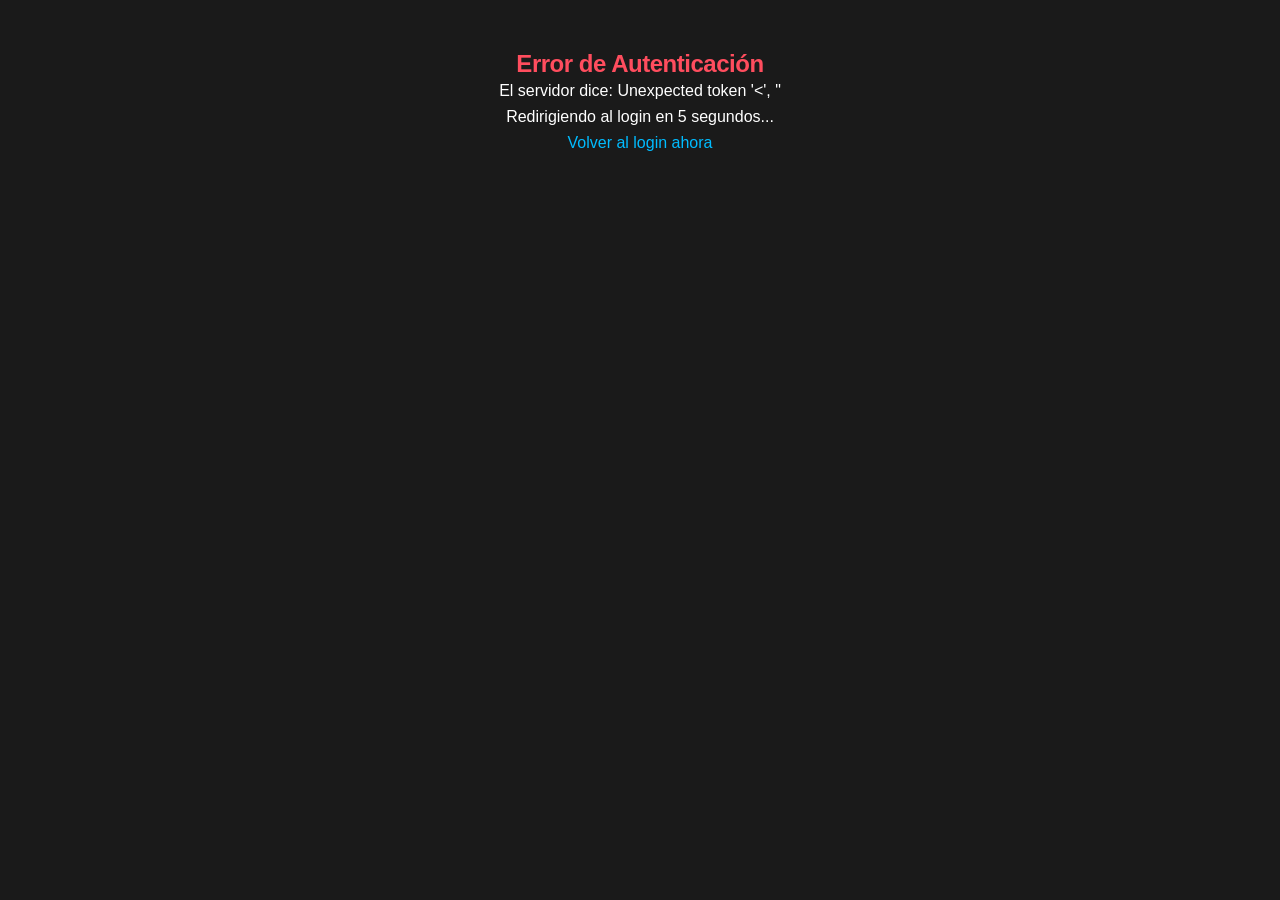
<file: login.html>
<!DOCTYPE html>
<html lang="es">

<head>
  <meta charset="UTF-8">
  <meta name="viewport" content="width=device-width, initial-scale=1.0">
  <title>Iniciar Sesión | PromoInk</title>
  <link rel="stylesheet" href="assets/css/main.css?v=21.0">
  <link rel="stylesheet" href="assets/css/components.css?v=102.0">
  <script src="https://accounts.google.com/gsi/client" async defer></script>
  <style>
    .auth-container {
      min-height: 100vh;
      display: flex;
      align-items: center;
      justify-content: center;
      background: var(--bg-primary);
      padding: 20px;
    }

    .auth-card {
      background: var(--bg-surface);
      border: 1px solid var(--border);
      padding: 40px;
      border-radius: 24px;
      width: 100%;
      max-width: 400px;
      box-shadow: 0 20px 40px rgba(0, 0, 0, 0.4);
      text-align: center;
    }

    .auth-logo {
      margin-bottom: 30px;
    }

    .auth-logo img {
      height: 45px;
    }

    .auth-header h1 {
      font-size: 1.6rem;
      margin-bottom: 10px;
      color: var(--text-primary);
    }

    .auth-header p {
      color: var(--text-muted);
      font-size: 0.9rem;
      margin-bottom: 30px;
    }

    .alert {
      padding: 12px;
      border-radius: 8px;
      margin-bottom: 20px;
      font-size: 0.85rem;
      display: none;
    }

    .alert-error { background: rgba(220, 53, 69, 0.1); color: #ff4d5e; border: 1px solid rgba(220, 53, 69, 0.2); }
    .alert-success { background: rgba(0, 255, 136, 0.1); color: #00ff88; border: 1px solid rgba(0, 255, 136, 0.2); }

    .b2b-cta {
      margin-top: 40px;
      padding-top: 25px;
      border-top: 1px solid var(--border);
    }
    
    .b2b-cta p {
      font-size: 0.85rem;
      color: var(--text-subtle);
      margin-bottom: 15px;
    }
  </style>
</head>

<body>
  <div class="auth-container">
    <div class="auth-card">
      <div class="auth-logo">
        <a href="index.php"><img src="assets/images/logo blanco (2).png" alt="PromoInk"></a>
      </div>

      <div class="auth-header">
        <h1>Bienvenido</h1>
        <p>Inicia sesión para guardar tus productos favoritos y gestionar tus cotizaciones.</p>
      </div>

      <div id="alert-box" class="alert"></div>

      <!-- Google Login -->
      <div style="display: flex; justify-content: center; margin-bottom: 20px;">
        <div id="g_id_onload" data-client_id="360954059404-4gr9qhvao165puul959ckve1trqes62f.apps.googleusercontent.com"
          data-context="signin" data-ux_mode="popup" data-callback="handleGoogleLogin" data-auto_prompt="false">
        </div>
        <div class="g_id_signin" data-type="standard" data-shape="pill" data-theme="filled_black"
          data-text="continue_with" data-size="large" data-logo_alignment="left" style="width: 100%;">
        </div>
      </div>

      <div class="b2b-cta">
        <p>¿Eres una empresa con acceso exclusivo?</p>
        <a href="login_b2b.html" class="btn btn-secondary" style="width: 100%; justify-content: center; border-color: var(--accent-pink); color: var(--accent-pink);">
          Acceso a Empresas
        </a>
      </div>

      <div style="margin-top: 25px;">
        <a href="index.php" style="color: var(--text-subtle); font-size: 0.8rem; text-decoration: underline;">Volver a la tienda</a>
      </div>
    </div>
  </div>

  <script>
    document.addEventListener('DOMContentLoaded', async () => {
      const params = new URLSearchParams(window.location.search);
      if (params.has('no_redirect')) return;

      try {
        const res = await fetch('api/auth_b2b.php?action=me', { credentials: 'include', cache: 'no-cache' });
        if (res.ok) {
          window.location.href = 'portal.html';
        }
      } catch (err) {}
    });

    function showAlert(msg, isError) {
      const box = document.getElementById('alert-box');
      box.textContent = msg;
      box.className = 'alert ' + (isError ? 'alert-error' : 'alert-success');
      box.style.display = 'block';
    }

    async function handleGoogleLogin(response) {
      showAlert('Autenticando...', false);
      console.log('Google Response received');
      try {
        const res = await fetch('api/google_auth.php', {
          method: 'POST',
          headers: { 'Content-Type': 'application/json' },
          credentials: 'include',
          body: JSON.stringify({ credential: response.credential })
        });
        
        const text = await res.text();
        console.log('Server response:', text);
        
        let data;
        try { data = JSON.parse(text); } catch(e) { throw new Error('Error interno del servidor (Invalid JSON)'); }

        if (!res.ok) throw new Error(data.error || 'Error de autenticación');
        
        showAlert('¡Éxito! Redirigiendo...', false);
        window.location.href = 'portal.html';
      } catch (err) {
        console.error('Login error:', err);
        showAlert('Error: ' + err.message, true);
        // Fallback for visual confirmation
        alert('Error de inicio de sesión: ' + err.message);
      }
    }
  </script>
</body>

</html>
</file>
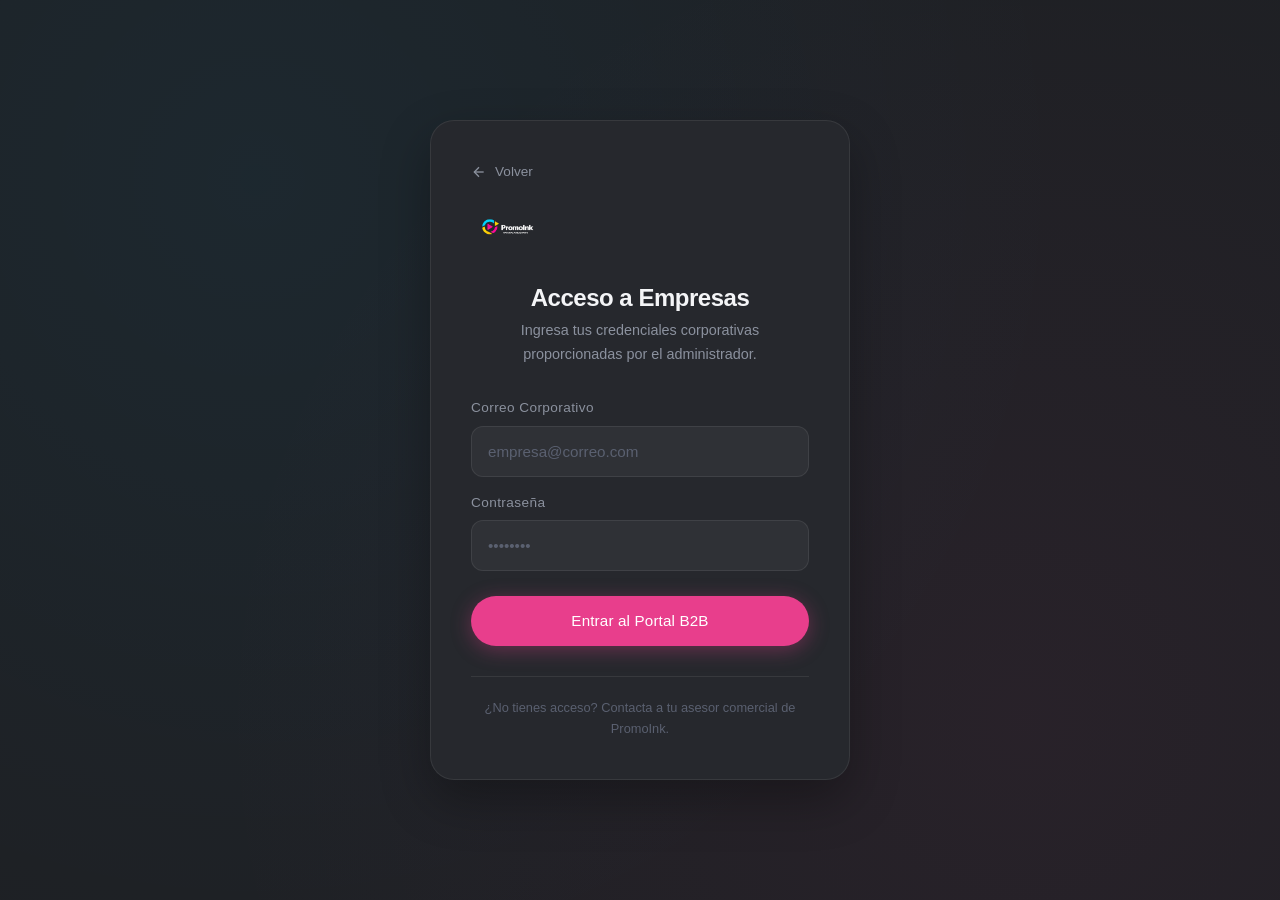
<file: login_b2b.html>
<!DOCTYPE html>
<html lang="es">

<head>
  <meta charset="UTF-8">
  <meta name="viewport" content="width=device-width, initial-scale=1.0">
  <title>Acceso Empresarial | PromoInk</title>
  <link rel="stylesheet" href="assets/css/main.css?v=21.0">
  <link rel="stylesheet" href="assets/css/components.css?v=102.0">
  <style>
    .auth-container {
      min-height: 100vh;
      display: flex;
      align-items: center;
      justify-content: center;
      background: var(--bg-primary);
      padding: 20px;
      position: relative;
      overflow: hidden;
    }

    .auth-container::before {
      content: '';
      position: absolute;
      width: 150%;
      height: 150%;
      background: radial-gradient(circle at 30% 30%, rgba(0, 188, 255, 0.05) 0%, transparent 50%),
                  radial-gradient(circle at 70% 70%, rgba(232, 62, 140, 0.05) 0%, transparent 50%);
      pointer-events: none;
    }

    .auth-card {
      background: var(--bg-surface);
      border: 1px solid var(--border);
      padding: 40px;
      border-radius: 24px;
      width: 100%;
      max-width: 420px;
      box-shadow: 0 20px 50px rgba(0, 0, 0, 0.3);
      position: relative;
      z-index: 1;
      backdrop-filter: blur(10px);
    }

    .auth-logo {
      text-align: center;
      margin-bottom: 30px;
    }

    .auth-logo img {
      height: 50px;
    }

    .auth-header {
      text-align: center;
      margin-bottom: 30px;
    }

    .auth-header h1 {
      font-size: 1.5rem;
      margin-bottom: 8px;
      color: var(--text-primary);
    }

    .auth-header p {
      font-size: 0.9rem;
      color: var(--text-muted);
    }

    .alert {
      padding: 12px;
      border-radius: 8px;
      margin-bottom: 20px;
      font-size: 0.85rem;
      display: none;
    }

    .alert-error {
      background: rgba(220, 53, 69, 0.1);
      color: #ff4d5e;
      border: 1px solid rgba(220, 53, 69, 0.2);
    }

    .alert-success {
      background: rgba(0, 255, 136, 0.1);
      color: #00ff88;
      border: 1px solid rgba(0, 255, 136, 0.2);
    }

    .btn-back {
      display: inline-flex;
      align-items: center;
      gap: 8px;
      color: var(--text-muted);
      font-size: 0.85rem;
      margin-bottom: 20px;
      transition: color 0.3s;
    }

    .btn-back:hover {
      color: var(--accent-cyan);
    }
  </style>
</head>

<body>
  <div class="auth-container">
    <div class="auth-card">
      <a href="login.html" class="btn-back">
        <svg width="16" height="16" viewBox="0 0 24 24" fill="none" stroke="currentColor" stroke-width="2">
          <line x1="19" y1="12" x2="5" y2="12"></line>
          <polyline points="12 19 5 12 12 5"></polyline>
        </svg>
        Volver
      </a>

      <div class="auth-logo">
        <a href="index.php"><img src="assets/images/logo blanco (2).png" alt="PromoInk"></a>
      </div>

      <div class="auth-header">
        <h1>Acceso a Empresas</h1>
        <p>Ingresa tus credenciales corporativas proporcionadas por el administrador.</p>
      </div>

      <div id="alert-box" class="alert"></div>

      <form id="form-login" onsubmit="handleLogin(event)">
        <div class="form-group" style="margin-bottom: 15px;">
          <label class="form-label">Correo Corporativo</label>
          <input type="email" id="login-email" class="form-control" required placeholder="empresa@correo.com">
        </div>
        <div class="form-group" style="margin-bottom: 25px;">
          <label class="form-label">Contraseña</label>
          <input type="password" id="login-password" class="form-control" required placeholder="••••••••">
        </div>
        <button type="submit" class="btn btn-primary" style="width: 100%; justify-content: center; background: var(--accent-pink);">
          Entrar al Portal B2B
        </button>
      </form>

      <div style="text-align: center; margin-top: 30px; border-top: 1px solid var(--border); padding-top: 20px;">
        <p style="font-size: 0.8rem; color: var(--text-subtle);">
          ¿No tienes acceso? Contacta a tu asesor comercial de PromoInk.
        </p>
      </div>
    </div>
  </div>

  <script>
    function showAlert(msg, isError) {
      const box = document.getElementById('alert-box');
      box.textContent = msg;
      box.className = 'alert ' + (isError ? 'alert-error' : 'alert-success');
      box.style.display = 'block';
    }

    async function handleLogin(e) {
      e.preventDefault();
      const btn = e.target.querySelector('button');
      const originalText = btn.textContent;
      btn.textContent = 'Verificando...';
      btn.disabled = true;

      try {
        const res = await fetch('api/auth_b2b.php?action=login', {
          method: 'POST',
          headers: { 'Content-Type': 'application/json' },
          credentials: 'include',
          cache: 'no-cache',
          body: JSON.stringify({
            email: document.getElementById('login-email').value,
            password: document.getElementById('login-password').value
          })
        });
        const data = await res.json();

        if (!res.ok) throw new Error(data.error || 'Error de autenticación');

        window.location.href = 'portal.html';
      } catch (err) {
        showAlert(err.message, true);
        btn.textContent = originalText;
        btn.disabled = false;
      }
    }
  </script>
</body>

</html>
</file>
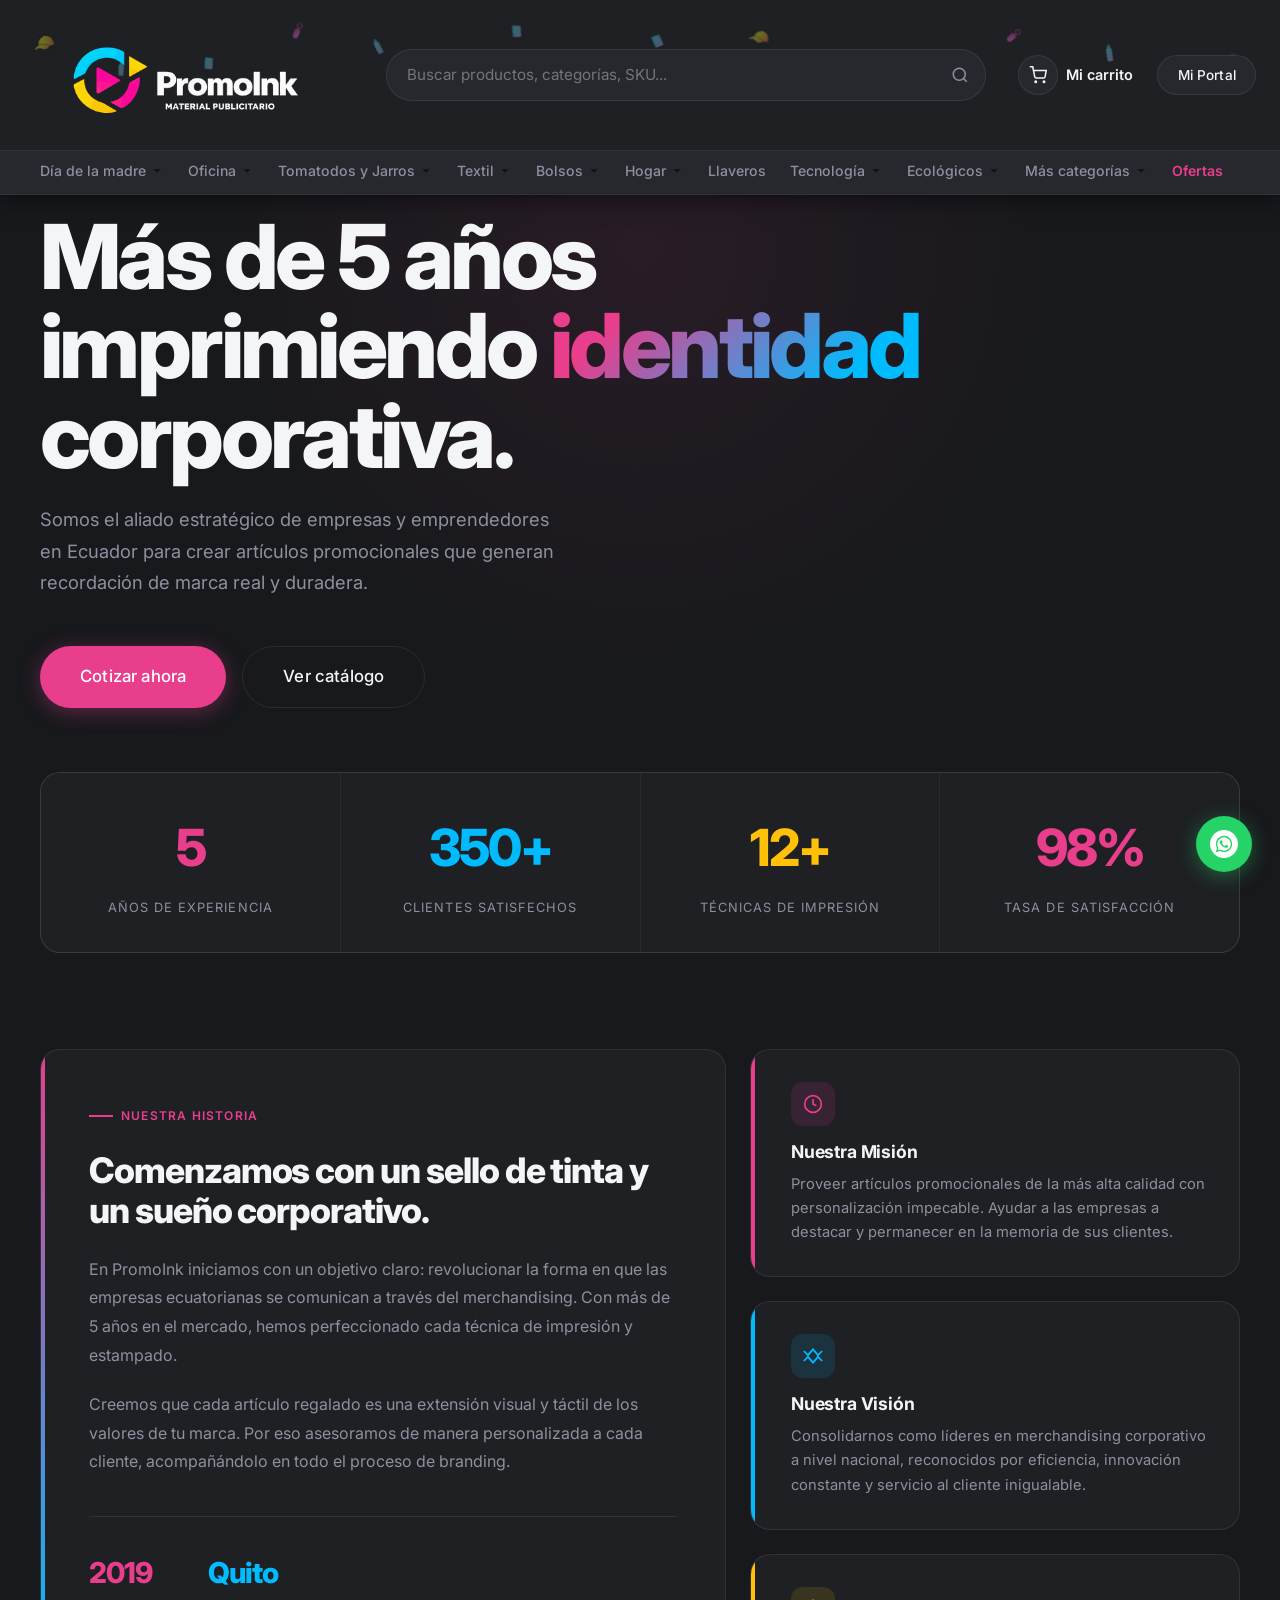
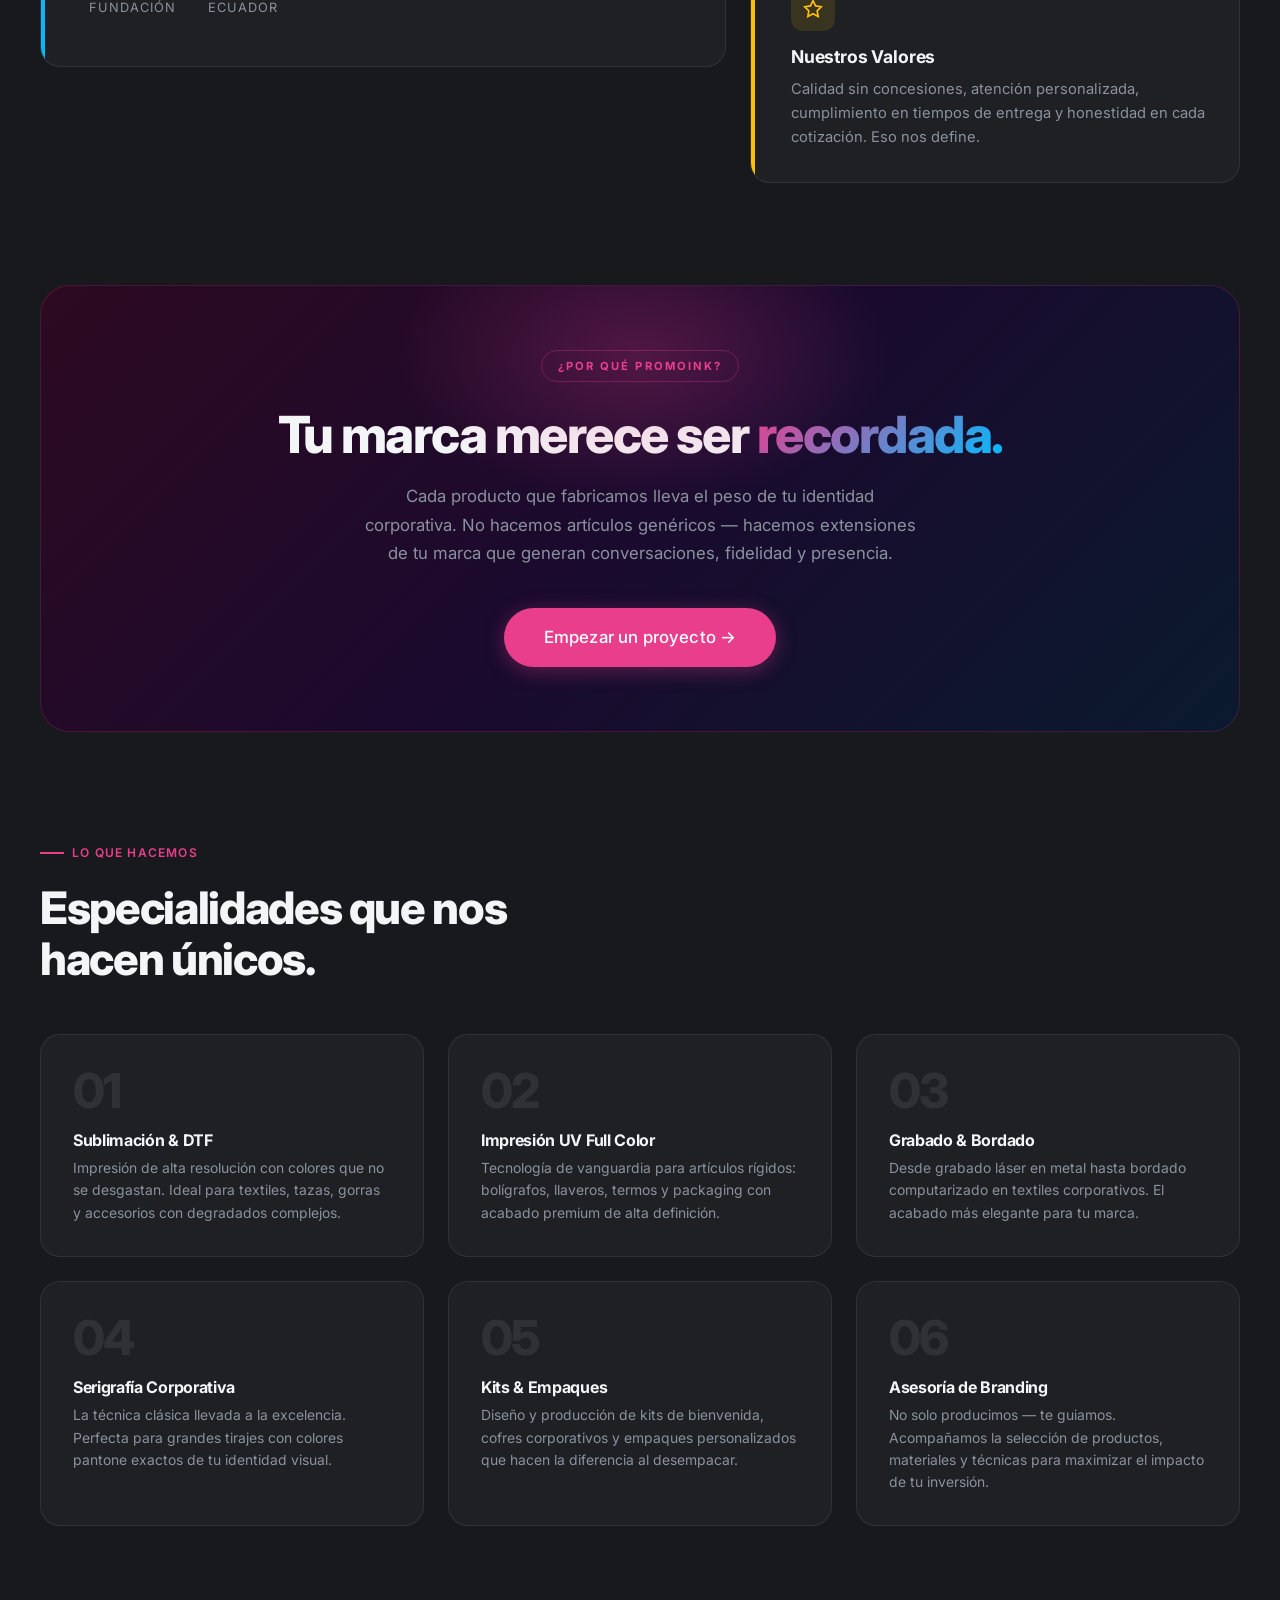
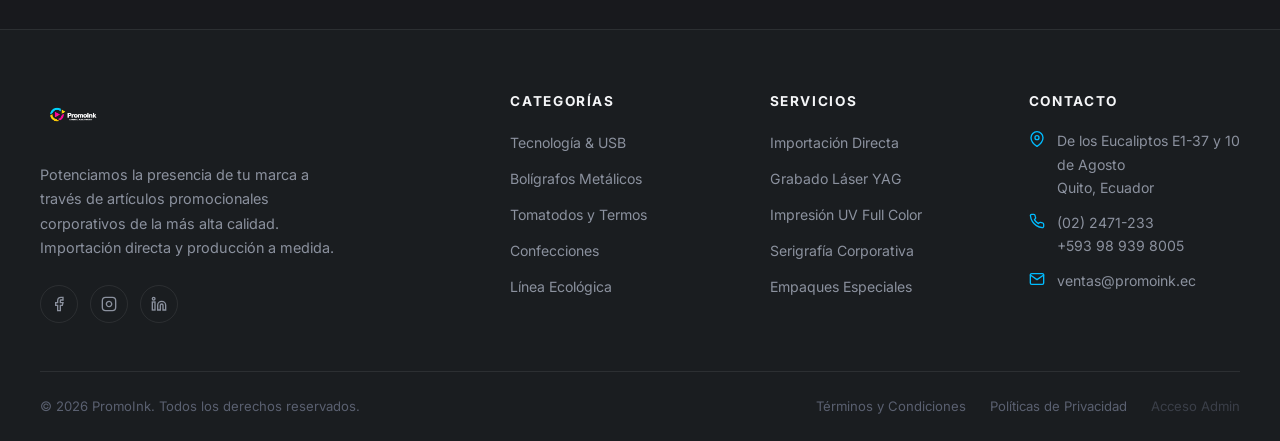
<file: nosotros.html>
<!DOCTYPE html>
<html lang="es">

<head>
  <meta charset="UTF-8">
  <meta name="viewport" content="width=device-width, initial-scale=1.0">
  <title>Nosotros — PromoInk | Artículos Promocionales en Quito</title>
  <link rel="icon" href="assets/images/favicon.png">
  <meta name="description" content="Conoce la historia, misión y equipo detrás de PromoInk. Más de 5 años creando artículos promocionales de alto impacto para empresas en Quito y todo Ecuador.">
  <meta http-equiv="Cache-Control" content="no-cache, no-store, must-revalidate" />
  <meta http-equiv="Pragma" content="no-cache" />
  <meta http-equiv="Expires" content="0" />
  <!-- Fonts -->
  <link rel="preconnect" href="https://fonts.googleapis.com">
  <link rel="preconnect" href="https://fonts.gstatic.com" crossorigin>
  <link rel="stylesheet" href="https://fonts.googleapis.com/css2?family=Inter:wght@300;400;500;600;700&display=swap">

  <!-- CSS -->
  <link rel="stylesheet" href="assets/css/main.css?v=76.0">
  <link rel="stylesheet" href="assets/css/components.css?v=106.0">
  <link rel="stylesheet" href="assets/css/animations.css?v=75.0">
  <style>
    /* ── Nosotros Page Styles ── */
    .nos-hero {
      padding-top: 160px;
      padding-bottom: 6rem;
      position: relative;
      overflow: hidden;
    }
    .nos-hero::before {
      content: '';
      position: absolute;
      top: -200px; left: 50%;
      transform: translateX(-50%);
      width: 900px; height: 900px;
      background: radial-gradient(circle, rgba(232,62,140,0.08) 0%, transparent 65%);
      pointer-events: none;
    }
    .nos-hero-label {
      display: inline-flex;
      align-items: center;
      gap: 0.5rem;
      font-size: 0.72rem;
      font-weight: 700;
      text-transform: uppercase;
      letter-spacing: 0.18em;
      color: var(--accent-pink);
      margin-bottom: 1.5rem;
    }
    .nos-hero-label::before {
      content: '';
      width: 28px; height: 2px;
      background: linear-gradient(90deg, var(--accent-pink), var(--accent-cyan));
    }
    .nos-hero-title {
      font-size: clamp(3rem, 7vw, 6rem);
      font-weight: 800;
      line-height: 1.0;
      letter-spacing: -0.04em;
      margin-bottom: 1.5rem;
    }
    .nos-hero-title em {
      font-style: normal;
      background: linear-gradient(135deg, var(--accent-pink) 20%, var(--accent-cyan) 80%);
      -webkit-background-clip: text;
      -webkit-text-fill-color: transparent;
      background-clip: text;
    }
    .nos-hero-sub {
      font-size: 1.15rem;
      color: var(--text-muted);
      max-width: 520px;
      line-height: 1.7;
      margin-bottom: 3rem;
    }
    /* Stats Row */
    .nos-stats {
      display: grid;
      grid-template-columns: repeat(4, 1fr);
      gap: 1px;
      background: var(--border);
      border: 1px solid var(--border);
      border-radius: var(--radius-lg);
      overflow: hidden;
      margin-top: 4rem;
    }
    .nos-stat-item {
      background: var(--bg-primary);
      padding: 2rem 1.5rem;
      text-align: center;
      transition: background var(--duration-base);
    }
    .nos-stat-item:hover { background: var(--bg-surface); }
    .nos-stat-num {
      font-family: var(--font-display);
      font-size: clamp(2rem, 4vw, 3.2rem);
      font-weight: 800;
      letter-spacing: -0.04em;
      display: block;
      margin-bottom: 0.25rem;
    }
    .nos-stat-label {
      font-size: 0.8rem;
      color: var(--text-muted);
      text-transform: uppercase;
      letter-spacing: 0.08em;
    }
    /* Misión / Visión grid */
    .nos-mv-grid {
      display: grid;
      grid-template-columns: 1.4fr 1fr;
      gap: 1.5rem;
      align-items: start;
    }
    .nos-story-card {
      background: var(--bg-primary);
      border: 1px solid var(--border);
      border-radius: var(--radius-lg);
      padding: 3rem;
      position: relative;
      overflow: hidden;
    }
    .nos-story-card::after {
      content: '';
      position: absolute;
      top: 0; left: 0;
      width: 4px; height: 100%;
      background: linear-gradient(180deg, var(--accent-pink), var(--accent-cyan));
      border-radius: 4px 0 0 4px;
    }
    .nos-mv-stack { display: flex; flex-direction: column; gap: 1.5rem; }
    .nos-mv-card {
      background: var(--bg-primary);
      border: 1px solid var(--border);
      border-radius: var(--radius-lg);
      padding: 2rem 2rem 2rem 2.5rem;
      position: relative;
      overflow: hidden;
      transition: transform var(--duration-base), box-shadow var(--duration-base);
    }
    .nos-mv-card:hover {
      transform: translateX(6px);
      box-shadow: -4px 0 20px rgba(232,62,140,0.15);
    }
    .nos-mv-card.cyan:hover { box-shadow: -4px 0 20px rgba(0,188,255,0.15); }
    .nos-mv-card::before {
      content: '';
      position: absolute;
      left: 0; top: 0;
      width: 4px; height: 100%;
      background: var(--accent-pink);
    }
    .nos-mv-card.cyan::before { background: var(--accent-cyan); }
    .nos-mv-card.gold::before { background: var(--accent-gold); }
    .nos-mv-icon {
      width: 44px; height: 44px;
      border-radius: var(--radius-md);
      display: flex; align-items: center; justify-content: center;
      margin-bottom: 1rem;
    }
    .nos-mv-icon.pink { background: rgba(232,62,140,0.12); color: var(--accent-pink); }
    .nos-mv-icon.cyan { background: rgba(0,188,255,0.12); color: var(--accent-cyan); }
    .nos-mv-icon.gold { background: rgba(255,193,7,0.12); color: var(--accent-gold); }
    .nos-mv-card h3 {
      font-size: 1.1rem;
      font-weight: 700;
      margin-bottom: 0.6rem;
      letter-spacing: -0.01em;
    }
    .nos-mv-card p { font-size: 0.92rem; color: var(--text-muted); line-height: 1.65; }
    /* Spotlight gradient card */
    .nos-spotlight {
      background: linear-gradient(135deg, #2d0a20 0%, #1a0a2e 50%, #0a1a2e 100%);
      border: 1px solid rgba(232,62,140,0.2);
      border-radius: 30px;
      padding: 4rem;
      position: relative;
      overflow: hidden;
      text-align: center;
    }
    .nos-spotlight::before {
      content: '';
      position: absolute;
      top: -80px; left: 50%;
      transform: translateX(-50%);
      width: 500px; height: 300px;
      background: radial-gradient(ellipse, rgba(232,62,140,0.25) 0%, transparent 70%);
    }
    .nos-spotlight-tag {
      display: inline-block;
      font-size: 0.7rem;
      font-weight: 700;
      text-transform: uppercase;
      letter-spacing: 0.18em;
      color: var(--accent-pink);
      border: 1px solid rgba(232,62,140,0.3);
      border-radius: var(--radius-full);
      padding: 0.35rem 1rem;
      margin-bottom: 1.5rem;
    }
    .nos-spotlight h2 {
      font-size: clamp(2rem, 4vw, 3.5rem);
      font-weight: 800;
      letter-spacing: -0.03em;
      line-height: 1.1;
      margin-bottom: 1.25rem;
    }
    .nos-spotlight p {
      font-size: 1.05rem;
      color: var(--text-muted);
      max-width: 560px;
      margin: 0 auto 2.5rem;
      line-height: 1.7;
    }
    /* Services grid */
    .nos-services {
      display: grid;
      grid-template-columns: repeat(3, 1fr);
      gap: 1.5rem;
    }
    .nos-service-card {
      background: var(--bg-primary);
      border: 1px solid var(--border);
      border-radius: var(--radius-lg);
      padding: 2rem;
      transition: all var(--duration-base);
      position: relative;
      overflow: hidden;
    }
    .nos-service-card::before {
      content: '';
      position: absolute;
      inset: 0;
      background: linear-gradient(135deg, rgba(232,62,140,0.04), rgba(0,188,255,0.04));
      opacity: 0;
      transition: opacity var(--duration-base);
    }
    .nos-service-card:hover { border-color: rgba(232,62,140,0.25); transform: translateY(-4px); }
    .nos-service-card:hover::before { opacity: 1; }
    .nos-service-num {
      font-size: 3rem;
      font-weight: 800;
      letter-spacing: -0.05em;
      color: var(--bg-elevated);
      line-height: 1;
      margin-bottom: 1rem;
    }
    .nos-service-card h4 { font-size: 1rem; font-weight: 700; margin-bottom: 0.5rem; }
    .nos-service-card p { font-size: 0.87rem; color: var(--text-muted); line-height: 1.6; }
    /* Responsive */
    @media (max-width: 900px) {
      .nos-stats { grid-template-columns: repeat(2, 1fr); }
      .nos-mv-grid { grid-template-columns: 1fr; }
      .nos-services { grid-template-columns: 1fr 1fr; }
      .nos-spotlight { padding: 2.5rem 1.5rem; }
    }
    @media (max-width: 600px) {
      .nos-stats { grid-template-columns: repeat(2, 1fr); }
      .nos-services { grid-template-columns: 1fr; }
    }
  </style>
</head>

<body class="hovering">

  <!-- Cursor Custom -->
  <div class="cursor-dot"></div>
  <div class="cursor-ring"></div>

  <div id="page-loader" class="page-loader">
    <div class="loader-bg-decor"></div>
    
    <!-- Planetary Orbiting Icons -->
    <div class="loader-icons-orbit">
      <div class="orbit-ring orbit-1">
        <div class="orbit-icon orbit-icon-1"><svg viewBox="0 0 24 24" fill="none" stroke="currentColor" stroke-width="2" stroke-linecap="round" stroke-linejoin="round"><path d="M18 8h1a4 4 0 0 1 0 8h-1"/><path d="M2 8h16v9a4 4 0 0 1-4 4H6a4 4 0 0 1-4-4V8z"/></svg></div>
        <div class="orbit-icon orbit-icon-2"><svg viewBox="0 0 24 24" fill="none" stroke="currentColor" stroke-width="2" stroke-linecap="round" stroke-linejoin="round"><path d="M6 2L3 6v14a2 2 0 0 0 2 2h14a2 2 0 0 0 2-2V6l-3-4H6z"/><line x1="3" y1="6" x2="21" y2="6"/></svg></div>
      </div>
      <div class="orbit-ring orbit-2">
        <div class="orbit-icon orbit-icon-3"><svg viewBox="0 0 24 24" fill="none" stroke="currentColor" stroke-width="2" stroke-linecap="round" stroke-linejoin="round"><path d="M12 19l7-7 3 3-7 7-3-3z"/><path d="M18 13l-1.5-7.5L2 2l3.5 14.5L13 18l5-5z"/></svg></div>
        <div class="orbit-icon orbit-icon-4"><svg viewBox="0 0 24 24" fill="none" stroke="currentColor" stroke-width="2" stroke-linecap="round" stroke-linejoin="round"><path d="M12 2a5 5 0 0 0-5 5v10a5 5 0 0 0 10 0V7a5 5 0 0 0-5-5z"/><path d="M12 6V2"/></svg></div>
      </div>
    </div>

    <div class="loader-logo-container">
      <div class="loader-logo">
        <img src="assets/images/logo blanco (2).png" alt="PromoInk" class="loader-img-main">
        <div class="loader-bar">
          <div class="loader-bar-fill"></div>
        </div>
      </div>
    </div>
  </div>

  <!-- Navbar E-commerce -->
  <header id="navbar" class="navbar-ecommerce">
    <!-- Dynamic scattered product icons in the header background -->
    <div class="header-scattered-bg">
      <!-- Group A: Visible on both Desktop and Mobile (8 items, perfectly spaced) -->
      <div class="scattered-wrapper item-1" style="left: 2%; --top-pos: 25px; animation-delay: 0s;">
        <a href="catalogo.php?search=gorra" class="scattered-icon gorra" data-product="gorra" style="transform: rotate(-15deg); width: 38px; height: 38px;" title="Buscar Gorras">
          <img src="assets/images/gorra.png" alt="Gorra">
        </a>
      </div>
      <div class="scattered-wrapper item-2" style="left: 15%; --top-pos: 48px; animation-delay: 1.2s;">
        <a href="catalogo.php?search=libreta" class="scattered-icon libreta" data-product="libreta" style="transform: rotate(18deg); width: 32px; height: 32px;" title="Buscar Libretas">
          <img src="assets/images/libreta.png" alt="Libreta">
        </a>
      </div>
      <div class="scattered-wrapper item-3" style="left: 28%; --top-pos: 30px; animation-delay: 0.5s;">
        <a href="catalogo.php?search=termo" class="scattered-icon termo" data-product="termo" style="transform: rotate(-10deg); width: 36px; height: 36px;" title="Buscar Termos">
          <img src="assets/images/termo.png" alt="Termo">
        </a>
      </div>
      <div class="scattered-wrapper item-4" style="left: 45%; --top-pos: 52px; animation-delay: 2.1s;">
        <a href="catalogo.php?search=etiqueta" class="scattered-icon etiqueta" data-product="etiqueta" style="transform: rotate(25deg); width: 34px; height: 34px;" title="Buscar Etiquetas">
          <img src="assets/images/etiqueta.png" alt="Etiqueta">
        </a>
      </div>
      <div class="scattered-wrapper item-5" style="left: 58%; --top-pos: 20px; animation-delay: 0.8s;">
        <a href="catalogo.php?search=gorra" class="scattered-icon gorra" data-product="gorra" style="transform: rotate(12deg); width: 36px; height: 36px;" title="Buscar Gorras">
          <img src="assets/images/gorra.png" alt="Gorra">
        </a>
      </div>
      <div class="scattered-wrapper item-6" style="left: 72%; --top-pos: 50px; animation-delay: 1.6s;">
        <a href="catalogo.php?search=libreta" class="scattered-icon libreta" data-product="libreta" style="transform: rotate(-15deg); width: 34px; height: 34px;" title="Buscar Libretas">
          <img src="assets/images/libreta.png" alt="Libreta">
        </a>
      </div>
      <div class="scattered-wrapper item-7" style="left: 85%; --top-pos: 35px; animation-delay: 0.3s;">
        <a href="catalogo.php?search=termo" class="scattered-icon termo" data-product="termo" style="transform: rotate(8deg); width: 38px; height: 38px;" title="Buscar Termos">
          <img src="assets/images/termo.png" alt="Termo">
        </a>
      </div>
      <div class="scattered-wrapper item-8" style="left: 95%; --top-pos: 46px; animation-delay: 2.7s;">
        <a href="catalogo.php?search=etiqueta" class="scattered-icon etiqueta" data-product="etiqueta" style="transform: rotate(-20deg); width: 32px; height: 32px;" title="Buscar Etiquetas">
          <img src="assets/images/etiqueta.png" alt="Etiqueta">
        </a>
      </div>

      <!-- Group B: Desktop-only for dense high-end collage (8 more items, total 16!) -->
      <div class="scattered-wrapper item-9 desktop-only" style="left: 8%; --top-pos: 52px; animation-delay: 1.5s;">
        <a href="catalogo.php?search=termo" class="scattered-icon termo" data-product="termo" style="transform: rotate(20deg); width: 34px; height: 34px;" title="Buscar Termos">
          <img src="assets/images/termo.png" alt="Termo">
        </a>
      </div>
      <div class="scattered-wrapper item-10 desktop-only" style="left: 22%; --top-pos: 15px; animation-delay: 0.7s;">
        <a href="catalogo.php?search=etiqueta" class="scattered-icon etiqueta" data-product="etiqueta" style="transform: rotate(-12deg); width: 32px; height: 32px;" title="Buscar Etiquetas">
          <img src="assets/images/etiqueta.png" alt="Etiqueta">
        </a>
      </div>
      <div class="scattered-wrapper item-11 desktop-only" style="left: 34%; --top-pos: 55px; animation-delay: 2.3s;">
        <a href="catalogo.php?search=gorra" class="scattered-icon gorra" data-product="gorra" style="transform: rotate(18deg); width: 36px; height: 36px;" title="Buscar Gorras">
          <img src="assets/images/gorra.png" alt="Gorra">
        </a>
      </div>
      <div class="scattered-wrapper item-12 desktop-only" style="left: 50%; --top-pos: 25px; animation-delay: 1.1s;">
        <a href="catalogo.php?search=libreta" class="scattered-icon libreta" data-product="libreta" style="transform: rotate(-8deg); width: 34px; height: 34px;" title="Buscar Libretas">
          <img src="assets/images/libreta.png" alt="Libreta">
        </a>
      </div>
      <div class="scattered-wrapper item-13 desktop-only" style="left: 64%; --top-pos: 50px; animation-delay: 2.9s;">
        <a href="catalogo.php?search=termo" class="scattered-icon termo" data-product="termo" style="transform: rotate(-22deg); width: 38px; height: 38px;" title="Buscar Termos">
          <img src="assets/images/termo.png" alt="Termo">
        </a>
      </div>
      <div class="scattered-wrapper item-14 desktop-only" style="left: 78%; --top-pos: 20px; animation-delay: 0.4s;">
        <a href="catalogo.php?search=etiqueta" class="scattered-icon etiqueta" data-product="etiqueta" style="transform: rotate(15deg); width: 32px; height: 32px;" title="Buscar Etiquetas">
          <img src="assets/images/etiqueta.png" alt="Etiqueta">
        </a>
      </div>
      <div class="scattered-wrapper item-15 desktop-only" style="left: 90%; --top-pos: 48px; animation-delay: 1.8s;">
        <a href="catalogo.php?search=gorra" class="scattered-icon gorra" data-product="gorra" style="transform: rotate(-10deg); width: 36px; height: 36px;" title="Buscar Gorras">
          <img src="assets/images/gorra.png" alt="Gorra">
        </a>
      </div>
      <div class="scattered-wrapper item-16 desktop-only" style="left: 39%; --top-pos: 15px; animation-delay: 2.5s;">
        <a href="catalogo.php?search=libreta" class="scattered-icon libreta" data-product="libreta" style="transform: rotate(12deg); width: 34px; height: 34px;" title="Buscar Libretas">
          <img src="assets/images/libreta.png" alt="Libreta">
        </a>
      </div>
    </div>

    <div class="navbar-top">
      <div class="container navbar-top-inner">
        
        <a href="index.php" class="navbar-logo">
          <img src="assets/images/logo blanco (2).png" alt="PromoInk Logo">
        </a>

        <div class="navbar-search">
          <input type="text" id="navbar-search-input" placeholder="Buscar productos, categorías, SKU..." aria-label="Buscar">
          <button type="button" id="btn-navbar-search" aria-label="Botón buscar">
            <svg viewBox="0 0 24 24" fill="none" stroke="currentColor" stroke-width="2"><circle cx="11" cy="11" r="8"/><line x1="21" y1="21" x2="16.65" y2="16.65"/></svg>
          </button>
        </div>



        <div class="navbar-actions-top">
          <a href="#" class="nav-action-btn">
            <div class="cart-icon">
              <svg viewBox="0 0 24 24" fill="none" stroke="currentColor" stroke-width="2"><circle cx="9" cy="21" r="1"/><circle cx="20" cy="21" r="1"/><path d="M1 1h4l2.68 13.39a2 2 0 0 0 2 1.61h9.72a2 2 0 0 0 2-1.61L23 6H6"/></svg>
            </div>
            <span>Mi carrito</span>
          </a>
          <a href="login.html" class="btn btn-outline btn-sm" style="background:var(--bg-surface); color:var(--text-primary); border-color:var(--border);" id="auth-btn">Mi Portal</a>
          <button id="navbar-toggle" class="navbar-toggle" aria-label="Menu" style="margin-left:0.5rem">
            <span style="background:var(--text-primary)"></span><span style="background:var(--text-primary)"></span><span style="background:var(--text-primary)"></span>
          </button>
        </div>

      </div>
    </div>

    <div class="navbar-bottom">
      <div class="container">
        <nav class="nav-categories">
          <a href="#">Día de la madre <svg viewBox="0 0 24 24"><polyline points="6 9 12 15 18 9"/></svg></a>
          <a href="#">Oficina <svg viewBox="0 0 24 24"><polyline points="6 9 12 15 18 9"/></svg></a>
          <a href="#">Tomatodos y Jarros <svg viewBox="0 0 24 24"><polyline points="6 9 12 15 18 9"/></svg></a>
          <a href="#">Textil <svg viewBox="0 0 24 24"><polyline points="6 9 12 15 18 9"/></svg></a>
          <a href="#">Bolsos <svg viewBox="0 0 24 24"><polyline points="6 9 12 15 18 9"/></svg></a>
          <a href="#">Hogar <svg viewBox="0 0 24 24"><polyline points="6 9 12 15 18 9"/></svg></a>
          <a href="#">Llaveros</a>
          <a href="#">Tecnología <svg viewBox="0 0 24 24"><polyline points="6 9 12 15 18 9"/></svg></a>
          <a href="#">Ecológicos <svg viewBox="0 0 24 24"><polyline points="6 9 12 15 18 9"/></svg></a>
          <a href="#">Más categorías <svg viewBox="0 0 24 24"><polyline points="6 9 12 15 18 9"/></svg></a>
          <a href="#" class="nav-link-ofertas">Ofertas</a>
        </nav>
      </div>
    </div>
  </header>

  <!-- ── HERO ── -->
  <section class="nos-hero">
    <div class="container">
      <div class="nos-hero-label reveal">Sobre PromoInk</div>
      <h1 class="nos-hero-title reveal reveal-delay-1">Más de 5 años<br>imprimiendo <em>identidad</em><br>corporativa.</h1>
      <p class="nos-hero-sub reveal reveal-delay-2">Somos el aliado estratégico de empresas y emprendedores en Ecuador para crear artículos promocionales que generan recordación de marca real y duradera.</p>
      <div class="flex gap-2 reveal reveal-delay-3">
        <a href="contacto.html" class="btn btn-primary btn-lg">Cotizar ahora</a>
        <a href="catalogo.php" class="btn btn-secondary btn-lg">Ver catálogo</a>
      </div>

      <!-- Stats -->
      <div class="nos-stats reveal reveal-delay-4">
        <div class="nos-stat-item">
          <span class="nos-stat-num text-pink" data-count="5">5</span>
          <span class="nos-stat-label">años de experiencia</span>
        </div>
        <div class="nos-stat-item">
          <span class="nos-stat-num text-cyan" data-count="350">350+</span>
          <span class="nos-stat-label">clientes satisfechos</span>
        </div>
        <div class="nos-stat-item">
          <span class="nos-stat-num" style="color:var(--accent-gold)" data-count="12">12+</span>
          <span class="nos-stat-label">técnicas de impresión</span>
        </div>
        <div class="nos-stat-item">
          <span class="nos-stat-num text-pink" data-count="98">98%</span>
          <span class="nos-stat-label">tasa de satisfacción</span>
        </div>
      </div>
    </div>
  </section>

  <!-- ── HISTORIA + MISIÓN / VISIÓN ── -->
  <section class="section" style="padding-top:0">
    <div class="container">
      <div class="nos-mv-grid">
        <!-- Historia -->
        <div class="nos-story-card reveal">
          <span class="section-label" style="margin-bottom:1.5rem;">Nuestra Historia</span>
          <h2 style="font-size:clamp(1.6rem,3vw,2.2rem); font-weight:800; letter-spacing:-0.03em; margin-bottom:1.5rem; line-height:1.15;">Comenzamos con un sello de tinta y un sueño corporativo.</h2>
          <p style="color:var(--text-muted); line-height:1.8; margin-bottom:1.25rem;">En PromoInk iniciamos con un objetivo claro: revolucionar la forma en que las empresas ecuatorianas se comunican a través del merchandising. Con más de 5 años en el mercado, hemos perfeccionado cada técnica de impresión y estampado.</p>
          <p style="color:var(--text-muted); line-height:1.8;">Creemos que cada artículo regalado es una extensión visual y táctil de los valores de tu marca. Por eso asesoramos de manera personalizada a cada cliente, acompañándolo en todo el proceso de branding.</p>
          <div style="margin-top:2.5rem; padding-top:2rem; border-top:1px solid var(--border); display:flex; gap:2rem;">
            <div>
              <div style="font-size:1.8rem; font-weight:800; letter-spacing:-0.04em; color:var(--accent-pink);">2019</div>
              <div style="font-size:0.8rem; color:var(--text-muted); text-transform:uppercase; letter-spacing:0.08em;">Fundación</div>
            </div>
            <div>
              <div style="font-size:1.8rem; font-weight:800; letter-spacing:-0.04em; color:var(--accent-cyan);">Quito</div>
              <div style="font-size:0.8rem; color:var(--text-muted); text-transform:uppercase; letter-spacing:0.08em;">Ecuador</div>
            </div>
          </div>
        </div>
        <!-- Misión / Visión / Valores -->
        <div class="nos-mv-stack">
          <div class="nos-mv-card reveal reveal-delay-1">
            <div class="nos-mv-icon pink"><svg width="20" height="20" viewBox="0 0 24 24" fill="none" stroke="currentColor" stroke-width="2"><circle cx="12" cy="12" r="10"/><polyline points="12 6 12 12 16 14"/></svg></div>
            <h3>Nuestra Misión</h3>
            <p>Proveer artículos promocionales de la más alta calidad con personalización impecable. Ayudar a las empresas a destacar y permanecer en la memoria de sus clientes.</p>
          </div>
          <div class="nos-mv-card cyan reveal reveal-delay-2">
            <div class="nos-mv-icon cyan"><svg width="20" height="20" viewBox="0 0 24 24" fill="none" stroke="currentColor" stroke-width="2"><path d="M1 6l5 5L12 4l6 7 5-5"/><path d="M1 18l5-5 6 7 6-7 5 5"/></svg></div>
            <h3>Nuestra Visión</h3>
            <p>Consolidarnos como líderes en merchandising corporativo a nivel nacional, reconocidos por eficiencia, innovación constante y servicio al cliente inigualable.</p>
          </div>
          <div class="nos-mv-card gold reveal reveal-delay-3">
            <div class="nos-mv-icon gold"><svg width="20" height="20" viewBox="0 0 24 24" fill="none" stroke="currentColor" stroke-width="2"><polygon points="12 2 15.09 8.26 22 9.27 17 14.14 18.18 21.02 12 17.77 5.82 21.02 7 14.14 2 9.27 8.91 8.26 12 2"/></svg></div>
            <h3>Nuestros Valores</h3>
            <p>Calidad sin concesiones, atención personalizada, cumplimiento en tiempos de entrega y honestidad en cada cotización. Eso nos define.</p>
          </div>
        </div>
      </div>
    </div>
  </section>

  <!-- ── SPOTLIGHT ── -->
  <section class="section" style="padding-top:0">
    <div class="container">
      <div class="nos-spotlight reveal">
        <span class="nos-spotlight-tag">¿Por qué PromoInk?</span>
        <h2>Tu marca merece ser <span class="text-gradient">recordada.</span></h2>
        <p>Cada producto que fabricamos lleva el peso de tu identidad corporativa. No hacemos artículos genéricos — hacemos extensiones de tu marca que generan conversaciones, fidelidad y presencia.</p>
        <a href="contacto.html" class="btn btn-primary btn-lg">Empezar un proyecto →</a>
      </div>
    </div>
  </section>

  <!-- ── SERVICIOS ── -->
  <section class="section" style="padding-top:0">
    <div class="container">
      <div style="margin-bottom:3rem;" class="reveal">
        <span class="section-label">Lo que hacemos</span>
        <h2 style="font-size:clamp(1.8rem,3.5vw,2.8rem); font-weight:800; letter-spacing:-0.03em; margin-top:0.5rem;">Especialidades que nos<br>hacen únicos.</h2>
      </div>
      <div class="nos-services">
        <div class="nos-service-card reveal">
          <div class="nos-service-num">01</div>
          <h4>Sublimación & DTF</h4>
          <p>Impresión de alta resolución con colores que no se desgastan. Ideal para textiles, tazas, gorras y accesorios con degradados complejos.</p>
        </div>
        <div class="nos-service-card reveal reveal-delay-1">
          <div class="nos-service-num">02</div>
          <h4>Impresión UV Full Color</h4>
          <p>Tecnología de vanguardia para artículos rígidos: bolígrafos, llaveros, termos y packaging con acabado premium de alta definición.</p>
        </div>
        <div class="nos-service-card reveal reveal-delay-2">
          <div class="nos-service-num">03</div>
          <h4>Grabado & Bordado</h4>
          <p>Desde grabado láser en metal hasta bordado computarizado en textiles corporativos. El acabado más elegante para tu marca.</p>
        </div>
        <div class="nos-service-card reveal reveal-delay-1">
          <div class="nos-service-num">04</div>
          <h4>Serigrafía Corporativa</h4>
          <p>La técnica clásica llevada a la excelencia. Perfecta para grandes tirajes con colores pantone exactos de tu identidad visual.</p>
        </div>
        <div class="nos-service-card reveal reveal-delay-2">
          <div class="nos-service-num">05</div>
          <h4>Kits & Empaques</h4>
          <p>Diseño y producción de kits de bienvenida, cofres corporativos y empaques personalizados que hacen la diferencia al desempacar.</p>
        </div>
        <div class="nos-service-card reveal reveal-delay-3">
          <div class="nos-service-num">06</div>
          <h4>Asesoría de Branding</h4>
          <p>No solo producimos — te guiamos. Acompañamos la selección de productos, materiales y técnicas para maximizar el impacto de tu inversión.</p>
        </div>
      </div>
    </div>
  </section>

  <!-- Footer -->
  <footer class="footer">
    <div class="container">
      <div class="footer-grid">
        <div class="footer-brand">
          <img src="assets/images/logo blanco (2).png" alt="PromoInk Logo" style="height: 45px; margin-bottom: 1.5rem;">
          <p>Potenciamos la presencia de tu marca a través de artículos promocionales corporativos de la más alta
            calidad. Importación directa y producción a medida.</p>
          <div class="footer-social">
            <a href="#" class="social-btn"><svg viewBox="0 0 24 24" fill="none" stroke="currentColor" stroke-width="2">
                <path d="M18 2h-3a5 5 0 0 0-5 5v3H7v4h3v8h4v-8h3l1-4h-4V7a1 1 0 0 1 1-1h3z" />
              </svg></a>
            <a href="#" class="social-btn"><svg viewBox="0 0 24 24" fill="none" stroke="currentColor" stroke-width="2">
                <rect x="2" y="2" width="20" height="20" rx="5" ry="5" />
                <path d="M16 11.37A4 4 0 1 1 12.63 8 4 4 0 0 1 16 11.37z" />
                <line x1="17.5" y1="6.5" x2="17.51" y2="6.5" />
              </svg></a>
            <a href="#" class="social-btn"><svg viewBox="0 0 24 24" fill="none" stroke="currentColor" stroke-width="2">
                <path d="M16 8a6 6 0 0 1 6 6v7h-4v-7a2 2 0 0 0-2-2 2 2 0 0 0-2 2v7h-4v-7a6 6 0 0 1 6-6z" />
                <rect x="2" y="9" width="4" height="12" />
                <circle cx="4" cy="4" r="2" />
              </svg></a>
          </div>
        </div>

        <div>
          <h4 class="footer-heading">Categorías</h4>
          <ul class="footer-links">
            <li><a href="catalogo.php?cat=tecnologia" class="footer-link">Tecnología & USB</a></li>
            <li><a href="catalogo.php?cat=escritura" class="footer-link">Bolígrafos Metálicos</a></li>
            <li><a href="catalogo.php?cat=tomatodos" class="footer-link">Tomatodos y Termos</a></li>
            <li><a href="catalogo.php?cat=confecciones" class="footer-link">Confecciones</a></li>
            <li><a href="catalogo.php?cat=ecologia" class="footer-link">Línea Ecológica</a></li>
          </ul>
        </div>

        <div>
          <h4 class="footer-heading">Servicios</h4>
          <ul class="footer-links">
            <li><a href="#" class="footer-link">Importación Directa</a></li>
            <li><a href="#" class="footer-link">Grabado Láser YAG</a></li>
            <li><a href="#" class="footer-link">Impresión UV Full Color</a></li>
            <li><a href="#" class="footer-link">Serigrafía Corporativa</a></li>
            <li><a href="#" class="footer-link">Empaques Especiales</a></li>
          </ul>
        </div>

        <div>
          <h4 class="footer-heading">Contacto</h4>
          <div class="footer-contact-item">
            <svg viewBox="0 0 24 24" fill="none">
              <path d="M21 10c0 7-9 13-9 13s-9-6-9-13a9 9 0 0 1 18 0z" stroke-width="2" stroke-linecap="round"
                stroke-linejoin="round" />
              <circle cx="12" cy="10" r="3" stroke-width="2" stroke-linecap="round" stroke-linejoin="round" />
            </svg>
            <span>De los Eucaliptos E1-37 y 10 de Agosto<br>Quito, Ecuador</span>
          </div>
          <div class="footer-contact-item">
            <svg viewBox="0 0 24 24" fill="none">
              <path
                d="M22 16.92v3a2 2 0 0 1-2.18 2 19.79 19.79 0 0 1-8.63-3.07 19.5 19.5 0 0 1-6-6 19.79 19.79 0 0 1-3.07-8.67A2 2 0 0 1 4.11 2h3a2 2 0 0 1 2 1.72 12.84 12.84 0 0 0 .7 2.81 2 2 0 0 1-.45 2.11L8.09 9.91a16 16 0 0 0 6 6l1.27-1.27a2 2 0 0 1 2.11-.45 12.84 12.84 0 0 0 2.81.7A2 2 0 0 1 22 16.92z"
                stroke-width="2" stroke-linecap="round" stroke-linejoin="round" />
            </svg>
            <span>(02) 2471-233<br>+593 98 939 8005</span>
          </div>
          <div class="footer-contact-item">
            <svg viewBox="0 0 24 24" fill="none">
              <path d="M4 4h16c1.1 0 2 .9 2 2v12c0 1.1-.9 2-2 2H4c-1.1 0-2-.9-2-2V6c0-1.1.9-2 2-2z" stroke-width="2"
                stroke-linecap="round" stroke-linejoin="round" />
              <polyline points="22,6 12,13 2,6" stroke-width="2" stroke-linecap="round" stroke-linejoin="round" />
            </svg>
            <span>ventas@promoink.ec</span>
          </div>
        </div>
      </div>

      <div class="footer-bottom">
        <p>&copy; 2026 PromoInk. Todos los derechos reservados.</p>
        <div class="footer-bottom-links">
          <a href="#" class="footer-bottom-link">Términos y Condiciones</a>
          <a href="#" class="footer-bottom-link">Políticas de Privacidad</a>
          <a href="admin/login.html" class="footer-bottom-link" style="opacity: 0.5;">Acceso Admin</a>
        </div>
      </div>
    </div>
  </footer>

  <!-- WhatsApp FAB -->
  <a href="https://wa.me/5930987827215?text=Hola%20Promoink%20estoy%20interesado%20en..." target="_blank" class="fab-whatsapp" aria-label="Chat en WhatsApp">
    <svg viewBox="0 0 24 24">
      <path
        d="M12.031 6.172c-3.181 0-5.767 2.586-5.768 5.766-.001 1.298.38 2.27 1.019 3.287l-.582 2.128 2.182-.573c.978.58 1.911.928 3.145.929 3.178 0 5.767-2.587 5.768-5.766.001-3.187-2.575-5.77-5.764-5.771zm3.392 8.244c-.144.405-.837.774-1.17.824-.299.045-.677.063-1.092-.069-.252-.08-.575-.187-.988-.365-1.739-.751-2.874-2.502-2.961-2.617-.087-.116-.708-.94-.708-1.793s.448-1.273.607-1.446c.159-.173.346-.217.462-.217l.332.006c.106.005.249-.04.39.298.144.347.491 1.2.534 1.287.043.087.072.188.014.304-.058.116-.087.188-.173.289l-.26.304c-.087.086-.177.18-.076.354.101.174.449.741.964 1.201.662.591 1.221.774 1.394.86s.274.072.376-.043c.101-.116.433-.506.549-.68.116-.173.231-.145.39-.087s1.011.477 1.184.564.289.13.332.202c.045.072.045.419-.1.824zm-3.423-14.416c-6.627 0-12 5.373-12 12s5.373 12 12 12 12-5.373 12-12-5.373-12-12-12zm.029 18.88c-1.161 0-2.305-.292-3.318-.844l-3.677.964.984-3.595c-.607-1.052-.927-2.246-.926-3.468.001-3.825 3.113-6.937 6.937-6.937 1.856.001 3.598.723 4.907 2.034 1.31 1.311 2.031 3.054 2.03 4.908-.001 3.825-3.113 6.938-6.937 6.938z" />
    </svg>
  </a>

  <!-- Scripts -->
  <script src="assets/js/main.js?v=86.0"></script>
</body>

</html>
</file>
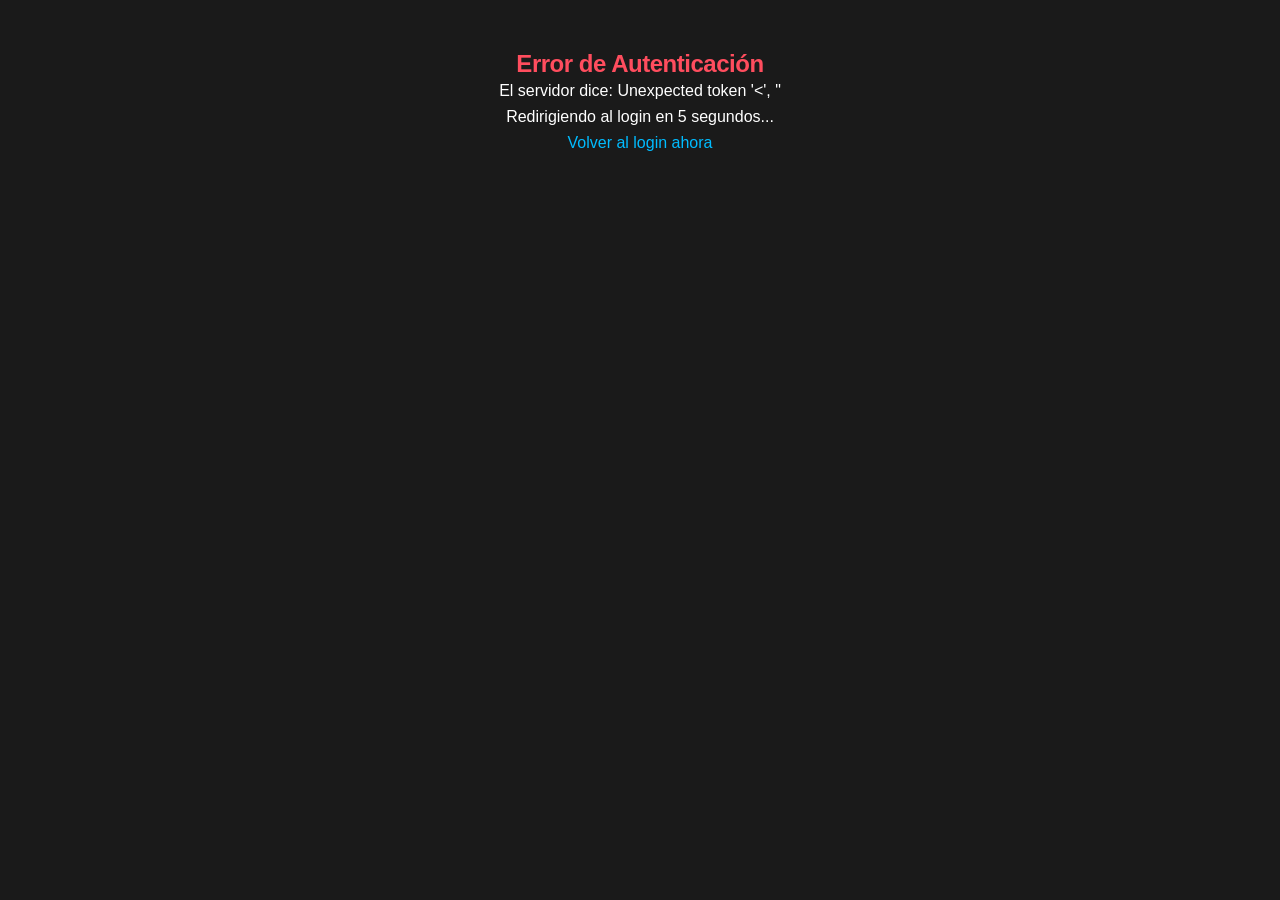
<file: portal.html>
<!DOCTYPE html>
<html lang="es">
<head>
  <meta charset="UTF-8">
  <meta name="viewport" content="width=device-width, initial-scale=1.0">
  <title>Mi Portal B2B | PromoInk</title>
  <link rel="stylesheet" href="assets/css/main.css?v=21.0">
  <link rel="stylesheet" href="assets/css/components.css?v=102.0">
  <style>
    body { background: var(--bg-body); }
    .portal-header {
      padding: 120px 0 40px;
      background: var(--bg-surface);
      border-bottom: 1px solid var(--border);
    }
    .portal-grid {
      display: grid;
      grid-template-columns: 240px 1fr;
      gap: 30px;
      margin-top: 40px;
      margin-bottom: 80px;
    }
    .portal-sidebar {
      background: var(--bg-surface);
      border: 1px solid var(--border);
      border-radius: 16px;
      padding: 20px;
      height: fit-content;
      position: sticky;
      top: 120px;
    }
    .portal-nav-item {
      display: flex;
      align-items: center;
      gap: 10px;
      padding: 12px 15px;
      color: var(--text-muted);
      border-radius: 10px;
      margin-bottom: 4px;
      cursor: pointer;
      transition: var(--transition);
      font-size: 0.95rem;
      border: none;
      background: none;
      width: 100%;
      text-align: left;
    }
    .portal-nav-item:hover, .portal-nav-item.active {
      background: rgba(0, 188, 255, 0.1);
      color: var(--accent-cyan);
    }
    .portal-section { display: none; }
    .portal-section.active { display: block; }
    .section-card {
      background: var(--bg-surface);
      border: 1px solid var(--border);
      border-radius: 16px;
      padding: 30px;
      margin-bottom: 24px;
    }
    .section-card h3 {
      font-family: var(--font-display);
      font-size: 1.15rem;
      margin-bottom: 20px;
      color: var(--text-primary);
    }
    /* User info */
    .user-info-grid {
      display: grid;
      grid-template-columns: 1fr 1fr;
      gap: 20px;
    }
    .info-field label { display: block; font-size: 0.8rem; color: var(--text-muted); margin-bottom: 6px; text-transform: uppercase; letter-spacing: 0.5px; }
    .info-field span { font-weight: 600; color: var(--text-primary); font-size: 1rem; }
    .role-badge {
      display: inline-block;
      padding: 4px 12px;
      border-radius: 20px;
      font-size: 0.8rem;
      font-weight: 700;
      text-transform: uppercase;
      letter-spacing: 0.5px;
    }
    .role-client { background: rgba(0,188,255,0.15); color: var(--accent-cyan); }
    .role-admin { background: rgba(255,200,0,0.15); color: #ffc800; }
    /* Logo grid */
    .logo-grid {
      display: grid;
      grid-template-columns: repeat(auto-fill, minmax(140px, 1fr));
      gap: 16px;
      margin-top: 20px;
    }
    .logo-card {
      background: var(--bg-body);
      border: 1px solid var(--border);
      border-radius: 12px;
      padding: 15px;
      text-align: center;
      position: relative;
      transition: var(--transition);
    }
    .logo-card:hover { border-color: var(--accent-cyan); }
    .logo-card img {
      max-width: 100%;
      height: 80px;
      object-fit: contain;
      margin-bottom: 8px;
    }
    .logo-card p { font-size: 0.72rem; color: var(--text-muted); overflow: hidden; text-overflow: ellipsis; white-space: nowrap; }
    .btn-delete-logo {
      position: absolute; top: 6px; right: 6px;
      background: rgba(232, 62, 140, 0.15);
      color: var(--accent-pink);
      border: none; width: 22px; height: 22px;
      border-radius: 50%;
      display: flex; align-items: center; justify-content: center;
      cursor: pointer; font-size: 0.9rem; line-height: 1;
      transition: var(--transition);
    }
    .btn-delete-logo:hover { background: rgba(232,62,140,0.4); }
    /* Cart in portal */
    .cart-portal-item {
      display: flex;
      gap: 15px;
      align-items: center;
      padding: 15px 0;
      border-bottom: 1px solid var(--border);
    }
    .cart-portal-item:last-child { border-bottom: none; }
    .cart-portal-img {
      width: 60px; height: 60px;
      border-radius: 10px;
      background: var(--bg-body); border: 1px solid var(--border);
      object-fit: contain; padding: 5px; flex-shrink: 0;
    }
    .cart-portal-info { flex: 1; }
    .cart-portal-name { font-weight: 600; font-size: 0.95rem; }
    .cart-portal-sku { color: var(--text-muted); font-size: 0.8rem; margin: 2px 0; }
    .cart-portal-price { color: var(--accent-cyan); font-weight: 700; }
    .cart-summary-total {
      display: flex; justify-content: space-between;
      align-items: center;
      padding-top: 20px;
      font-size: 1.1rem;
      font-weight: 700;
    }
    .cart-summary-total span:last-child { color: var(--accent-cyan); font-size: 1.5rem; }
    @media (max-width: 768px) {
      .portal-grid { grid-template-columns: 1fr; }
      .portal-sidebar { position: static; }
      .user-info-grid { grid-template-columns: 1fr; }
      /* Fix navbar on mobile for portal */
      .navbar-actions-top .btn { display: inline-flex !important; padding: 0.5rem 1rem !important; font-size: 0.75rem !important; }
      .navbar-logo img { height: 45px !important; width: auto !important; margin: 0 !important; }
      .navbar-ecommerce { padding: 10px 0 !important; }
      .navbar-top-inner { padding: 0 15px !important; }
    }
  </style>
</head>
<body>

  <header id="navbar" class="navbar-ecommerce">
    <div class="navbar-top">
      <div class="container navbar-top-inner" style="justify-content: space-between;">
        <a href="index.php" class="navbar-logo">
          <img src="assets/images/logo blanco (2).png" alt="PromoInk Logo">
        </a>
        <div class="navbar-actions-top" style="gap: 10px;">
          <a href="catalogo.html" class="btn btn-outline btn-sm">Ir a la Tienda</a>
          <button onclick="logout()" class="btn btn-primary btn-sm">Cerrar Sesión</button>
        </div>
      </div>
    </div>
  </header>

  <div class="portal-header">
    <div class="container">
      <p style="color: var(--accent-cyan); font-size: 0.85rem; text-transform: uppercase; letter-spacing: 2px; margin-bottom: 8px;">Portal Corporativo</p>
      <h1 class="display-2">Bienvenido, <span id="user-name" class="text-cyan">...</span></h1>
      <p class="text-muted">Gestiona tu marca, tus logos y tu carrito de productos.</p>
    </div>
  </div>

  <main class="container portal-grid">
    <!-- Sidebar -->
    <aside class="portal-sidebar">
      <button class="portal-nav-item active" onclick="showSection('mis-datos')">
        <svg viewBox="0 0 24 24" width="18" height="18" fill="none" stroke="currentColor" stroke-width="2"><path d="M20 21v-2a4 4 0 0 0-4-4H8a4 4 0 0 0-4 4v2"/><circle cx="12" cy="7" r="4"/></svg>
        Mis Datos
      </button>
      <button class="portal-nav-item" onclick="showSection('mis-pedidos')">
        <svg viewBox="0 0 24 24" width="18" height="18" fill="none" stroke="currentColor" stroke-width="2">
          <path d="M14 2H6a2 2 0 0 0-2 2v16a2 2 0 0 0 2 2h12a2 2 0 0 0 2-2V8z"></path>
          <polyline points="14 2 14 8 20 8"></polyline>
          <line x1="16" y1="13" x2="8" y2="13"></line>
          <line x1="16" y1="17" x2="8" y2="17"></line>
          <polyline points="10 9 9 9 8 9"></polyline>
        </svg>
        Mis Pedidos
      </button>
      <button class="portal-nav-item" onclick="showSection('mis-logos')">
        <svg viewBox="0 0 24 24" width="18" height="18" fill="none" stroke="currentColor" stroke-width="2"><rect x="3" y="3" width="18" height="18" rx="2"/><circle cx="8.5" cy="8.5" r="1.5"/><polyline points="21 15 16 10 5 21"/></svg>
        Mis Logos
      </button>
      <button class="portal-nav-item" onclick="showSection('mi-carrito')">
        <svg viewBox="0 0 24 24" width="18" height="18" fill="none" stroke="currentColor" stroke-width="2"><circle cx="9" cy="21" r="1"/><circle cx="20" cy="21" r="1"/><path d="M1 1h4l2.68 13.39a2 2 0 0 0 2 1.61h9.72a2 2 0 0 0 2-1.61L23 6H6"/></svg>
        Mi Carrito <span id="portal-cart-count" style="margin-left:auto; background:var(--accent-cyan); color:#000; border-radius:10px; padding:1px 7px; font-size:0.75rem; font-weight:700; display:none;"></span>
      </button>
    </aside>

    <!-- Main Content -->
    <div>
      <!-- MIS DATOS -->
      <div class="portal-section active" id="section-mis-datos">
        <div class="section-card">
          <h3>Información de Cuenta</h3>
          <div class="user-info-grid">
            <div class="info-field">
              <label>Nombre / Empresa</label>
              <span id="detail-name">—</span>
            </div>
            <div class="info-field">
              <label>Correo</label>
              <span id="detail-email">—</span>
            </div>
            <div class="info-field">
              <label>Rol</label>
              <span id="detail-role">—</span>
            </div>
            <div class="info-field">
              <label>Último acceso</label>
              <span id="detail-login">—</span>
            </div>
          </div>
        </div>
        <div class="section-card" style="background: linear-gradient(135deg, rgba(0,188,255,0.08), rgba(0,188,255,0.02)); border-color: rgba(0,188,255,0.25);">
          <h3 style="color: var(--accent-cyan);">Accesos Rápidos</h3>
          <div style="display:flex; gap:12px; flex-wrap:wrap;">
            <a href="catalogo.html" class="btn btn-outline btn-sm">Ver Catálogo Completo</a>
            <button onclick="showSection('mis-logos')" class="btn btn-outline btn-sm">Subir Logo</button>
            <button onclick="showSection('mi-carrito')" class="btn btn-primary btn-sm">Ver mi Carrito</button>
          </div>
        </div>
      </div>

      <!-- MIS PEDIDOS -->
      <div class="portal-section" id="section-mis-pedidos">
        <div class="section-card">
          <h3>Historial de Pedidos</h3>
          <p class="text-muted" style="font-size:0.85rem; margin-bottom:15px;">Aquí puedes ver el estado de todos tus pedidos enviados por WhatsApp.</p>
          <div style="border:1px solid var(--border); border-radius:12px; overflow:hidden;">
            <table style="width:100%; border-collapse:collapse; text-align:left;">
              <thead style="background:var(--bg-elevated); border-bottom:1px solid var(--border);">
                <tr>
                  <th style="padding:12px 15px; font-weight:600; font-size:0.85rem; color:var(--text-muted); text-transform:uppercase;">Nro. Pedido</th>
                  <th style="padding:12px 15px; font-weight:600; font-size:0.85rem; color:var(--text-muted); text-transform:uppercase;">Fecha</th>
                  <th style="padding:12px 15px; font-weight:600; font-size:0.85rem; color:var(--text-muted); text-transform:uppercase;">Total</th>
                  <th style="padding:12px 15px; font-weight:600; font-size:0.85rem; color:var(--text-muted); text-transform:uppercase;">Estado</th>
                </tr>
              </thead>
              <tbody id="portal-orders-tbody">
                <tr><td colspan="4" style="padding:20px; text-align:center; color:var(--text-muted);">Cargando...</td></tr>
              </tbody>
            </table>
          </div>
        </div>
      </div>

      <!-- MIS LOGOS -->
      <div class="portal-section" id="section-mis-logos">
        <div class="section-card">
          <div style="display:flex; justify-content:space-between; align-items:center; margin-bottom:5px;">
            <h3 style="margin-bottom:0;">Mis Archivos de Marca</h3>
            <label for="logo-upload" class="btn btn-primary btn-sm" style="cursor:pointer;">
              + Subir Logo
            </label>
            <input type="file" id="logo-upload" accept=".png,.svg" style="display:none;" onchange="uploadLogo(event)">
          </div>
          <p class="text-muted" style="font-size:0.85rem; margin-bottom:0;">Sube logos PNG sin fondo o SVG para usarlos en el visualizador de productos.</p>
          <div class="logo-grid" id="logo-grid">
            <p style="grid-column:1/-1; color:var(--text-muted); text-align:center; padding:40px;">Cargando logos...</p>
          </div>
        </div>
      </div>

      <!-- MI CARRITO -->
      <div class="portal-section" id="section-mi-carrito">
        <div class="section-card">
          <h3>Mi Carrito Guardado</h3>
          <div id="portal-cart-items">
            <p class="text-muted" style="text-align:center; padding:40px;">Cargando carrito...</p>
          </div>
          <div id="portal-cart-footer" style="display:none;">
            <div class="cart-summary-total">
              <span>Total Estimado</span>
              <span id="portal-cart-total">$0.00</span>
            </div>
            <div style="display:flex; gap:12px; margin-top:20px; flex-wrap:wrap;">
              <button onclick="CheckoutModal.open()" class="btn btn-primary" style="flex:1; justify-content:center;">
                Continuar al pago vía WhatsApp
              </button>
              <button onclick="clearPortalCart()" class="btn btn-outline" style="flex:1; justify-content:center;">Vaciar Carrito</button>
            </div>
          </div>
        </div>
      </div>
    </div>
  </main>

  <script src="assets/js/cart.js?v=66.0"></script>
  <script src="assets/js/checkout.js?v=77.0"></script>
  <script>
    let currentUser = null;

    document.addEventListener('DOMContentLoaded', async () => {
      try {
        const res = await fetch('api/auth_b2b.php?action=me', { credentials: 'include', cache: 'no-cache' });
        if (!res.ok) throw new Error('No auth');
        const data = await res.json();
        currentUser = data.data.user;

        document.getElementById('user-name').textContent = currentUser.name;
        document.getElementById('detail-name').textContent = currentUser.name;
        document.getElementById('detail-email').textContent = currentUser.email || '—';
        const roleLabel = currentUser.role === 'client' ? 'Cliente B2B' : currentUser.role.charAt(0).toUpperCase() + currentUser.role.slice(1);
        const roleCls = currentUser.role === 'client' ? 'role-client' : 'role-admin';
        document.getElementById('detail-role').innerHTML = `<span class="role-badge ${roleCls}">${roleLabel}</span>`;
        document.getElementById('detail-login').textContent = currentUser.last_login ? new Date(currentUser.last_login).toLocaleDateString('es-EC') : 'Este es tu primer acceso';

        // Init cart
        await CartManager.init(updatePortalCartBadge);
        loadPortalCart();

        // Load logos and orders
        loadLogos();
        loadPortalOrders();

      } catch (err) {
        console.error('Auth Error:', err);
        document.body.innerHTML = `<div style="padding:50px; text-align:center; color:white; background:#1a1a1a; height:100vh;">
          <h2 style="color:#ff4d5e">Error de Autenticación</h2>
          <p>El servidor dice: ${err.message}</p>
          <p>Redirigiendo al login en 5 segundos...</p>
          <a href="login.html" style="color:#00bcff">Volver al login ahora</a>
        </div>`;
        setTimeout(() => { window.location.href = 'login.html?no_redirect=1'; }, 5000);
      }
    });

    function showSection(name) {
      document.querySelectorAll('.portal-section').forEach(s => s.classList.remove('active'));
      document.querySelectorAll('.portal-nav-item').forEach(b => b.classList.remove('active'));
      document.getElementById(`section-${name}`).classList.add('active');
      event.currentTarget.classList.add('active');
    }

    function updatePortalCartBadge() {
      const count = CartManager.getCount();
      const badge = document.getElementById('portal-cart-count');
      if (badge) {
        badge.textContent = count;
        badge.style.display = count > 0 ? 'inline' : 'none';
      }
    }

    function loadPortalCart() {
      const items = CartManager.getItems();
      const container = document.getElementById('portal-cart-items');
      const footer = document.getElementById('portal-cart-footer');

      if (!items || items.length === 0) {
        container.innerHTML = `<p class="text-muted" style="text-align:center; padding:40px;">Tu carrito está vacío. <a href="catalogo.html" style="color:var(--accent-cyan);">Explorar catálogo</a></p>`;
        footer.style.display = 'none';
        return;
      }

      container.innerHTML = items.map(item => {
        const imgSrc = item.image_webp ? `assets/images/${item.image_webp}` : '';
        const subtotal = (item.unit_price * item.quantity).toFixed(2);
        return `<div class="cart-portal-item">
          ${imgSrc ? `<img class="cart-portal-img" src="${imgSrc}" alt="${item.name}">` : '<div class="cart-portal-img"></div>'}
          <div class="cart-portal-info">
            <div class="cart-portal-name">${item.name}</div>
            <div class="cart-portal-sku">SKU: ${item.sku}</div>
            <div class="cart-portal-price">$${subtotal} <span style="color:var(--text-muted); font-weight:400; font-size:0.85rem;">(${item.quantity} × $${item.unit_price.toFixed(2)})</span></div>
          </div>
          <button class="btn btn-outline btn-sm" style="color:var(--accent-pink); border-color:rgba(232,62,140,0.3);"
            onclick="CartManager.removeItem(${item.product_id}).then(() => { updatePortalCartBadge(); loadPortalCart(); })">
            Eliminar
          </button>
        </div>`;
      }).join('');

      footer.style.display = 'block';
      const total = CartManager.getTotal();
      document.getElementById('portal-cart-total').textContent =
        `$${total.toLocaleString(undefined, {minimumFractionDigits:2, maximumFractionDigits:2})}`;

      // wa-btn is now handled by CheckoutModal.open()
    }

    async function clearPortalCart() {
      if (!confirm('¿Vaciar todo el carrito?')) return;
      await CartManager.clear();
      updatePortalCartBadge();
      loadPortalCart();
    }

    async function logout() {
      await fetch('api/auth_b2b.php?action=logout');
      localStorage.removeItem('cart_items');
      window.location.href = 'index.php';
    }

    /* ── Logos ── */
    async function loadLogos() {
      const grid = document.getElementById('logo-grid');
      try {
        const res = await fetch('api/user_logos.php');
        const data = await res.json();
        const logos = data.data.logos || [];

        if (logos.length === 0) {
          grid.innerHTML = '<p style="grid-column:1/-1; color:var(--text-muted); text-align:center; padding:40px;">Aún no tienes logos. Sube tu primer logo.</p>';
          return;
        }

        grid.innerHTML = logos.map(logo => `
          <div class="logo-card">
            <button class="btn-delete-logo" onclick="deleteLogo(${logo.id})" title="Eliminar">×</button>
            <img src="assets/images/user_logos/${logo.filename}" alt="Logo">
            <p>${logo.filename}</p>
          </div>
        `).join('');
      } catch (err) {
        grid.innerHTML = '<p style="color:var(--accent-pink);">Error al cargar logos.</p>';
      }
    }

    async function uploadLogo(e) {
      const file = e.target.files[0];
      if (!file) return;
      const formData = new FormData();
      formData.append('logo', file);
      try {
        document.getElementById('logo-grid').insertAdjacentHTML('afterbegin', '<div class="logo-card" id="temp-loading" style="display:flex;align-items:center;justify-content:center;">Subiendo...</div>');
        const res = await fetch('api/user_logos.php', { method: 'POST', body: formData });
        if (!res.ok) { const err = await res.json(); throw new Error(err.error || 'Error'); }
        e.target.value = '';
        loadLogos();
      } catch (err) {
        alert(err.message);
        document.getElementById('temp-loading')?.remove();
      }
    }

    async function deleteLogo(id) {
      if (!confirm('¿Eliminar este logo?')) return;
      const res = await fetch('api/user_logos.php', { method: 'DELETE', headers: {'Content-Type':'application/json'}, body: JSON.stringify({id}) });
      if (res.ok) loadLogos();
    }

    // ── ORDERS ──────────────────────────────────────────────────────────
    async function loadPortalOrders() {
      try {
        const res = await fetch('api/orders.php?user=me');
        const d = await res.json();
        const tbody = document.getElementById('portal-orders-tbody');
        if (!d.success || !d.data.orders || d.data.orders.length === 0) {
          tbody.innerHTML = '<tr><td colspan="4" style="padding:20px; text-align:center; color:var(--text-muted);">No tienes pedidos registrados.</td></tr>';
          return;
        }

        const map = {
          pending: '<span style="color:#eab308;font-weight:600;">🟡 Pendiente</span>',
          confirmed: '<span style="color:#0ea5e9;font-weight:600;">🔵 Confirmado</span>',
          processing: '<span style="color:#f97316;font-weight:600;">🟠 En Proceso</span>',
          shipped: '<span style="color:#a855f7;font-weight:600;">🟣 Enviado</span>',
          delivered: '<span style="color:#22c55e;font-weight:600;">🟢 Entregado</span>',
          cancelled: '<span style="color:#ef4444;font-weight:600;">🔴 Cancelado</span>'
        };

        tbody.innerHTML = d.data.orders.map(o => `
          <tr style="border-bottom:1px solid var(--border);">
            <td style="padding:15px; font-weight:600;">${o.order_number}</td>
            <td style="padding:15px;">${new Date(o.created_at).toLocaleDateString('es-CO')}</td>
            <td style="padding:15px; font-weight:600; color:var(--accent-cyan);">$${parseFloat(o.total).toFixed(2)}</td>
            <td style="padding:15px;">
              ${map[o.status] || o.status}
              ${o.status_note ? `<div style="font-size:0.8rem; color:var(--text-muted); margin-top:4px;">${o.status_note}</div>` : ''}
            </td>
          </tr>
        `).join('');
      } catch (e) {
        console.error('Error cargando pedidos', e);
      }
    }
  </script>
</body>
</html>
</file>
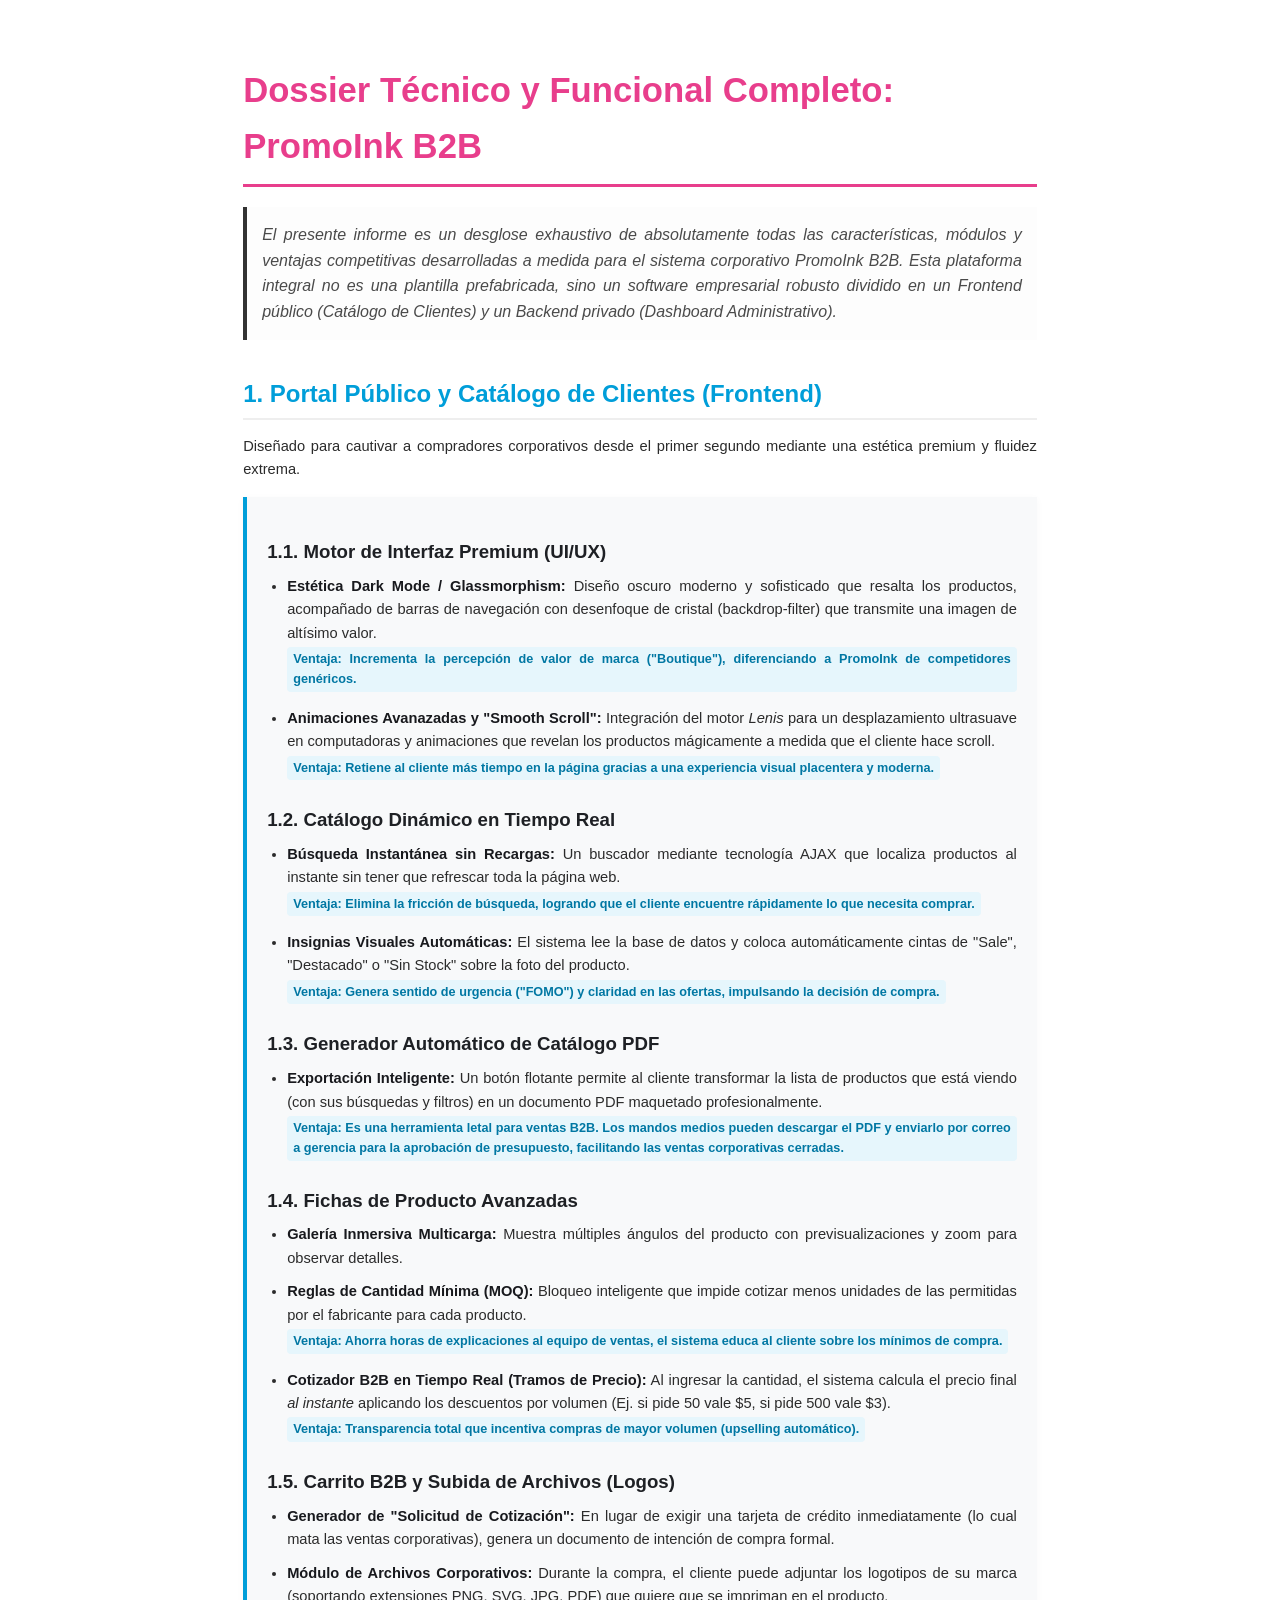
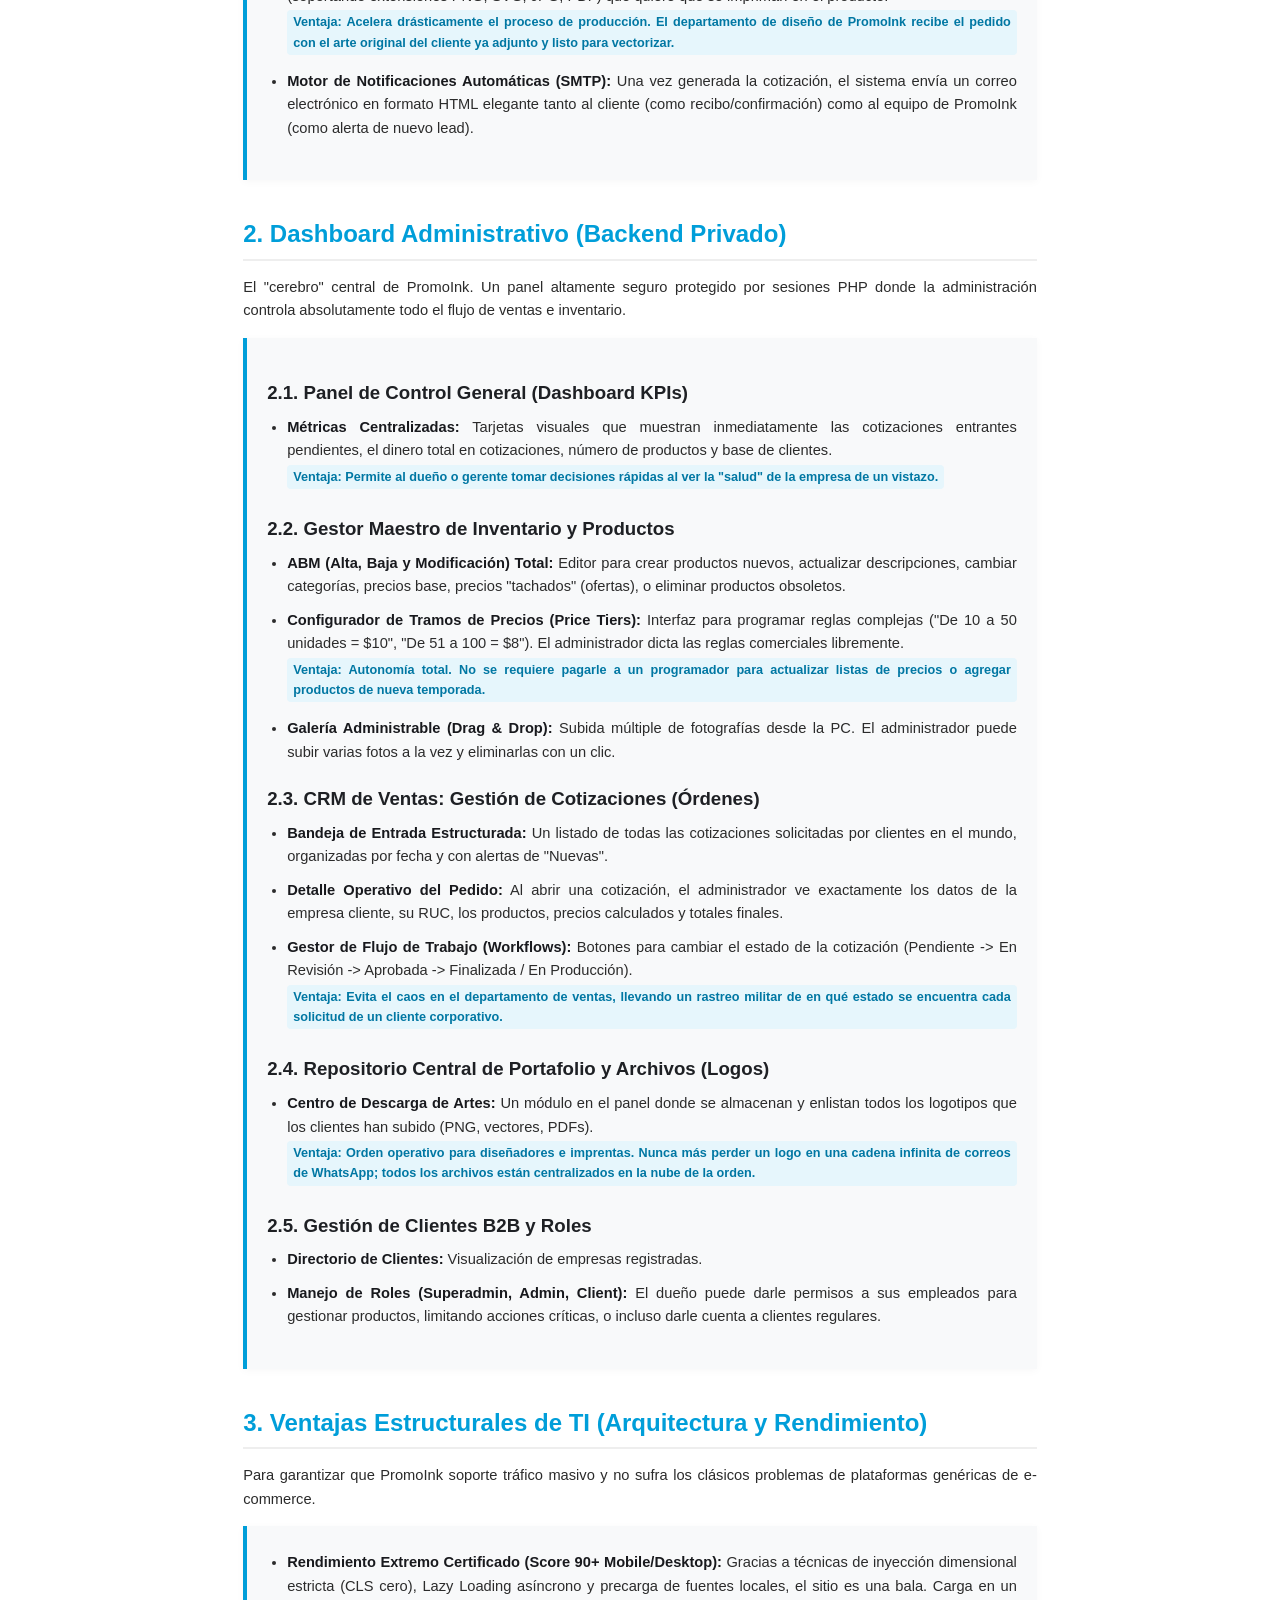
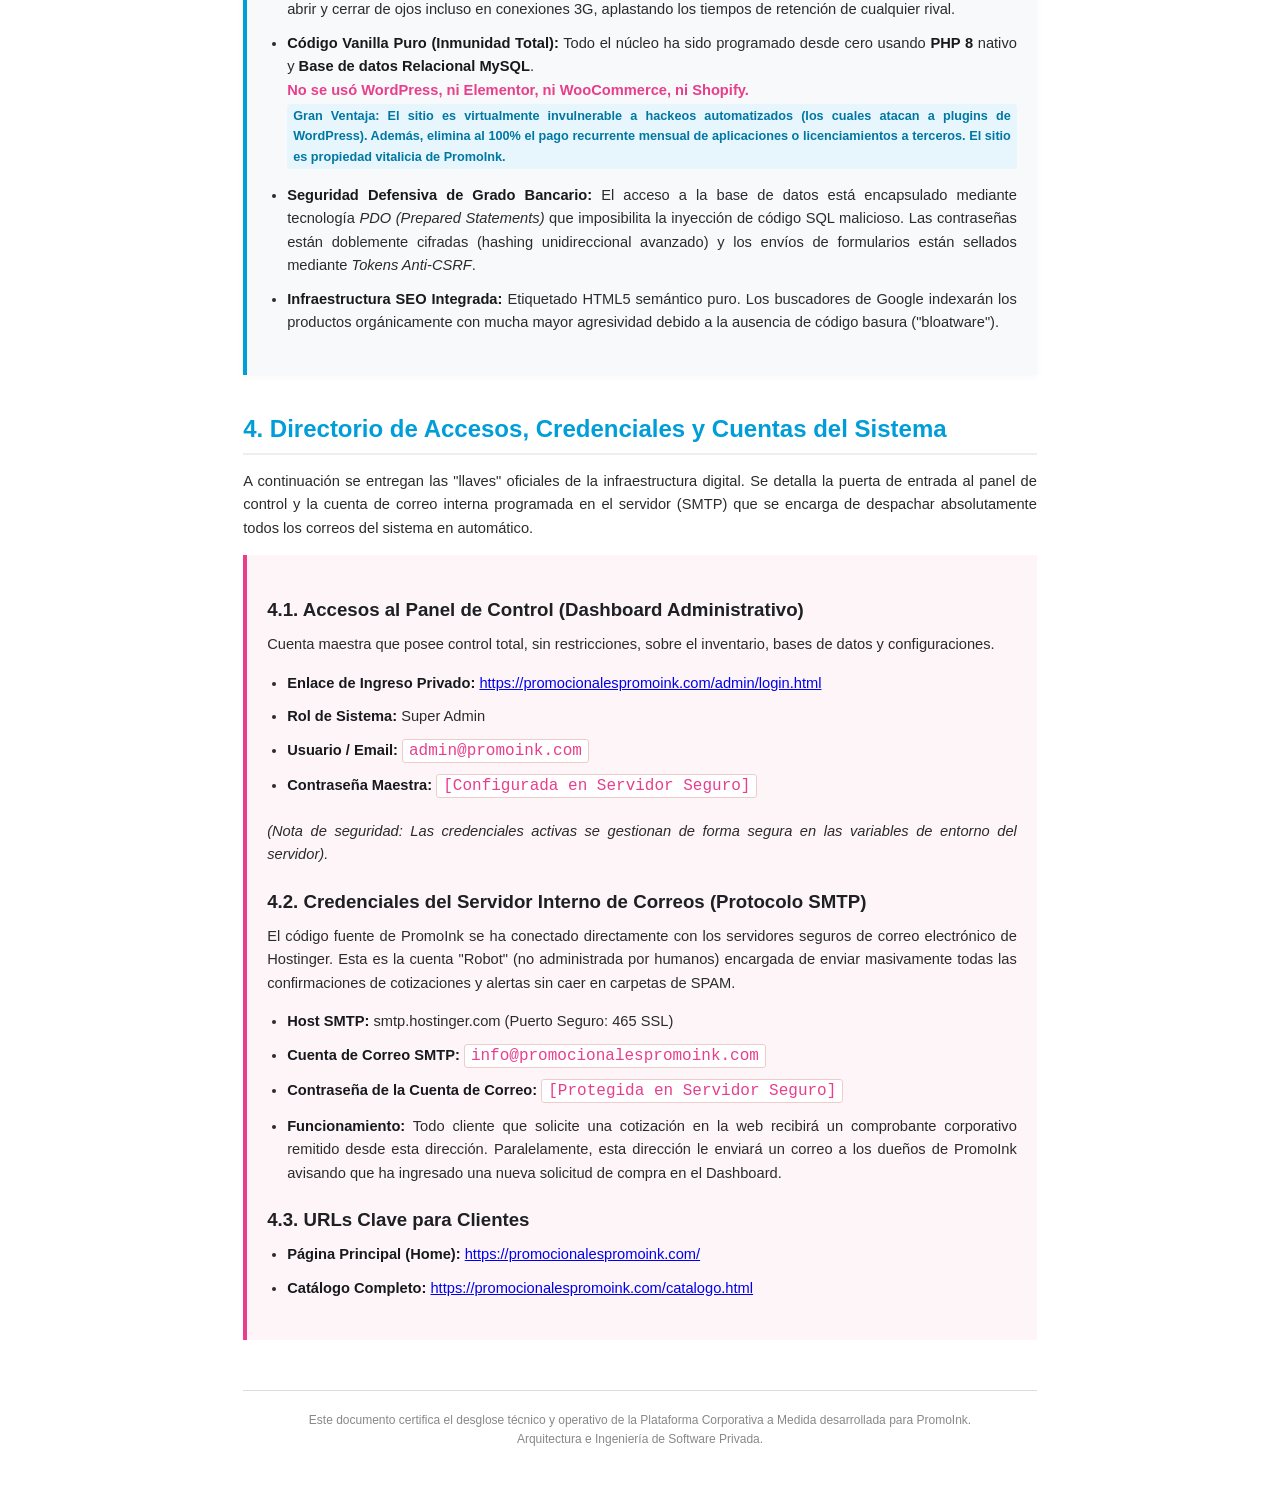
<file: resumen_ejecutivo_promoinc.html>
<!DOCTYPE html>
<html lang="es">
<head>
    <meta charset="UTF-8">
    <title>Dossier Técnico y Funcional Completo: PromoInk B2B</title>
    <style>
        body {
            font-family: 'Segoe UI', Calibri, Arial, sans-serif;
            line-height: 1.6;
            color: #2b2b2b;
            max-width: 21cm; /* Ancho estándar de hoja A4 */
            margin: 0 auto;
            padding: 40px;
            background-color: #ffffff;
        }
        h1 {
            color: #E83E8C; /* Acento Pink PromoInk */
            font-size: 26pt;
            border-bottom: 3px solid #E83E8C;
            padding-bottom: 10px;
            margin-bottom: 20px;
        }
        h2 {
            color: #009ed9; /* Acento Cyan PromoInk */
            font-size: 18pt;
            margin-top: 35px;
            margin-bottom: 15px;
            border-bottom: 2px solid #eeeeee;
            padding-bottom: 5px;
        }
        h3 {
            color: #1e2024;
            font-size: 14pt;
            margin-top: 20px;
            margin-bottom: 8px;
            font-weight: 600;
        }
        p {
            font-size: 11pt;
            margin-top: 5px;
            margin-bottom: 15px;
            text-align: justify;
        }
        ul {
            margin-top: 5px;
            margin-bottom: 20px;
            padding-left: 20px;
        }
        li {
            font-size: 11pt;
            margin-bottom: 10px;
            text-align: justify;
        }
        strong {
            color: #18191d;
        }
        .highlight {
            font-weight: bold;
            color: #E83E8C;
        }
        .advantage {
            display: inline-block;
            background: #e6f6fc;
            color: #0077a3;
            padding: 2px 6px;
            border-radius: 4px;
            font-size: 9.5pt;
            font-weight: bold;
            margin-bottom: 5px;
            margin-top: 2px;
        }
        .module-box {
            background-color: #f8f9fa;
            border-left: 4px solid #009ed9;
            padding: 20px;
            margin-bottom: 25px;
            box-shadow: 0 2px 8px rgba(0,0,0,0.03);
        }
        .credentials-box {
            background-color: #fdf5f8;
            border-left: 4px solid #E83E8C;
            padding: 20px;
            margin-bottom: 25px;
        }
        .credentials-box code {
            background: #fff;
            padding: 2px 6px;
            border: 1px solid #ecc;
            border-radius: 3px;
            font-family: monospace;
            font-size: 12pt;
            color: #E83E8C;
        }
        .intro {
            font-size: 12pt;
            color: #4a4a4a;
            font-style: italic;
            margin-bottom: 30px;
            padding: 15px;
            background: #fdfdfd;
            border-left: 4px solid #333;
        }
        .disclaimer {
            font-size: 9pt;
            color: #888888;
            text-align: center;
            margin-top: 50px;
            border-top: 1px solid #dddddd;
            padding-top: 20px;
        }
    </style>
</head>
<body>

    <h1>Dossier Técnico y Funcional Completo: PromoInk B2B</h1>
    
    <p class="intro">
        El presente informe es un desglose exhaustivo de absolutamente todas las características, módulos y ventajas competitivas desarrolladas a medida para el sistema corporativo PromoInk B2B. Esta plataforma integral no es una plantilla prefabricada, sino un software empresarial robusto dividido en un Frontend público (Catálogo de Clientes) y un Backend privado (Dashboard Administrativo).
    </p>

    <!-- ========================================== -->
    <!-- 1. FRONTEND: CATÁLOGO Y EXPERIENCIA CLIENTE  -->
    <!-- ========================================== -->
    <h2>1. Portal Público y Catálogo de Clientes (Frontend)</h2>
    <p>Diseñado para cautivar a compradores corporativos desde el primer segundo mediante una estética premium y fluidez extrema.</p>
    
    <div class="module-box">
        <h3>1.1. Motor de Interfaz Premium (UI/UX)</h3>
        <ul>
            <li><strong>Estética Dark Mode / Glassmorphism:</strong> Diseño oscuro moderno y sofisticado que resalta los productos, acompañado de barras de navegación con desenfoque de cristal (backdrop-filter) que transmite una imagen de altísimo valor.
                <br><span class="advantage">Ventaja: Incrementa la percepción de valor de marca ("Boutique"), diferenciando a PromoInk de competidores genéricos.</span></li>
            <li><strong>Animaciones Avanazadas y "Smooth Scroll":</strong> Integración del motor <em>Lenis</em> para un desplazamiento ultrasuave en computadoras y animaciones que revelan los productos mágicamente a medida que el cliente hace scroll.
                <br><span class="advantage">Ventaja: Retiene al cliente más tiempo en la página gracias a una experiencia visual placentera y moderna.</span></li>
        </ul>

        <h3>1.2. Catálogo Dinámico en Tiempo Real</h3>
        <ul>
            <li><strong>Búsqueda Instantánea sin Recargas:</strong> Un buscador mediante tecnología AJAX que localiza productos al instante sin tener que refrescar toda la página web.
                <br><span class="advantage">Ventaja: Elimina la fricción de búsqueda, logrando que el cliente encuentre rápidamente lo que necesita comprar.</span></li>
            <li><strong>Insignias Visuales Automáticas:</strong> El sistema lee la base de datos y coloca automáticamente cintas de "Sale", "Destacado" o "Sin Stock" sobre la foto del producto.
                <br><span class="advantage">Ventaja: Genera sentido de urgencia ("FOMO") y claridad en las ofertas, impulsando la decisión de compra.</span></li>
        </ul>

        <h3>1.3. Generador Automático de Catálogo PDF</h3>
        <ul>
            <li><strong>Exportación Inteligente:</strong> Un botón flotante permite al cliente transformar la lista de productos que está viendo (con sus búsquedas y filtros) en un documento PDF maquetado profesionalmente.
                <br><span class="advantage">Ventaja: Es una herramienta letal para ventas B2B. Los mandos medios pueden descargar el PDF y enviarlo por correo a gerencia para la aprobación de presupuesto, facilitando las ventas corporativas cerradas.</span></li>
        </ul>

        <h3>1.4. Fichas de Producto Avanzadas</h3>
        <ul>
            <li><strong>Galería Inmersiva Multicarga:</strong> Muestra múltiples ángulos del producto con previsualizaciones y zoom para observar detalles.</li>
            <li><strong>Reglas de Cantidad Mínima (MOQ):</strong> Bloqueo inteligente que impide cotizar menos unidades de las permitidas por el fabricante para cada producto.
                <br><span class="advantage">Ventaja: Ahorra horas de explicaciones al equipo de ventas, el sistema educa al cliente sobre los mínimos de compra.</span></li>
            <li><strong>Cotizador B2B en Tiempo Real (Tramos de Precio):</strong> Al ingresar la cantidad, el sistema calcula el precio final <em>al instante</em> aplicando los descuentos por volumen (Ej. si pide 50 vale $5, si pide 500 vale $3).
                <br><span class="advantage">Ventaja: Transparencia total que incentiva compras de mayor volumen (upselling automático).</span></li>
        </ul>

        <h3>1.5. Carrito B2B y Subida de Archivos (Logos)</h3>
        <ul>
            <li><strong>Generador de "Solicitud de Cotización":</strong> En lugar de exigir una tarjeta de crédito inmediatamente (lo cual mata las ventas corporativas), genera un documento de intención de compra formal.</li>
            <li><strong>Módulo de Archivos Corporativos:</strong> Durante la compra, el cliente puede adjuntar los logotipos de su marca (soportando extensiones PNG, SVG, JPG, PDF) que quiere que se impriman en el producto.
                <br><span class="advantage">Ventaja: Acelera drásticamente el proceso de producción. El departamento de diseño de PromoInk recibe el pedido con el arte original del cliente ya adjunto y listo para vectorizar.</span></li>
            <li><strong>Motor de Notificaciones Automáticas (SMTP):</strong> Una vez generada la cotización, el sistema envía un correo electrónico en formato HTML elegante tanto al cliente (como recibo/confirmación) como al equipo de PromoInk (como alerta de nuevo lead).</li>
        </ul>
    </div>

    <!-- ========================================== -->
    <!-- 2. BACKEND: PANEL ADMINISTRATIVO PRIVADO     -->
    <!-- ========================================== -->
    <h2>2. Dashboard Administrativo (Backend Privado)</h2>
    <p>El "cerebro" central de PromoInk. Un panel altamente seguro protegido por sesiones PHP donde la administración controla absolutamente todo el flujo de ventas e inventario.</p>

    <div class="module-box">
        <h3>2.1. Panel de Control General (Dashboard KPIs)</h3>
        <ul>
            <li><strong>Métricas Centralizadas:</strong> Tarjetas visuales que muestran inmediatamente las cotizaciones entrantes pendientes, el dinero total en cotizaciones, número de productos y base de clientes.
                <br><span class="advantage">Ventaja: Permite al dueño o gerente tomar decisiones rápidas al ver la "salud" de la empresa de un vistazo.</span></li>
        </ul>

        <h3>2.2. Gestor Maestro de Inventario y Productos</h3>
        <ul>
            <li><strong>ABM (Alta, Baja y Modificación) Total:</strong> Editor para crear productos nuevos, actualizar descripciones, cambiar categorías, precios base, precios "tachados" (ofertas), o eliminar productos obsoletos.</li>
            <li><strong>Configurador de Tramos de Precios (Price Tiers):</strong> Interfaz para programar reglas complejas ("De 10 a 50 unidades = $10", "De 51 a 100 = $8"). El administrador dicta las reglas comerciales libremente.
                <br><span class="advantage">Ventaja: Autonomía total. No se requiere pagarle a un programador para actualizar listas de precios o agregar productos de nueva temporada.</span></li>
            <li><strong>Galería Administrable (Drag & Drop):</strong> Subida múltiple de fotografías desde la PC. El administrador puede subir varias fotos a la vez y eliminarlas con un clic.</li>
        </ul>

        <h3>2.3. CRM de Ventas: Gestión de Cotizaciones (Órdenes)</h3>
        <ul>
            <li><strong>Bandeja de Entrada Estructurada:</strong> Un listado de todas las cotizaciones solicitadas por clientes en el mundo, organizadas por fecha y con alertas de "Nuevas".</li>
            <li><strong>Detalle Operativo del Pedido:</strong> Al abrir una cotización, el administrador ve exactamente los datos de la empresa cliente, su RUC, los productos, precios calculados y totales finales.</li>
            <li><strong>Gestor de Flujo de Trabajo (Workflows):</strong> Botones para cambiar el estado de la cotización (Pendiente -> En Revisión -> Aprobada -> Finalizada / En Producción).
                <br><span class="advantage">Ventaja: Evita el caos en el departamento de ventas, llevando un rastreo militar de en qué estado se encuentra cada solicitud de un cliente corporativo.</span></li>
        </ul>

        <h3>2.4. Repositorio Central de Portafolio y Archivos (Logos)</h3>
        <ul>
            <li><strong>Centro de Descarga de Artes:</strong> Un módulo en el panel donde se almacenan y enlistan todos los logotipos que los clientes han subido (PNG, vectores, PDFs).
                <br><span class="advantage">Ventaja: Orden operativo para diseñadores e imprentas. Nunca más perder un logo en una cadena infinita de correos de WhatsApp; todos los archivos están centralizados en la nube de la orden.</span></li>
        </ul>

        <h3>2.5. Gestión de Clientes B2B y Roles</h3>
        <ul>
            <li><strong>Directorio de Clientes:</strong> Visualización de empresas registradas.</li>
            <li><strong>Manejo de Roles (Superadmin, Admin, Client):</strong> El dueño puede darle permisos a sus empleados para gestionar productos, limitando acciones críticas, o incluso darle cuenta a clientes regulares.</li>
        </ul>
    </div>

    <!-- ========================================== -->
    <!-- 3. VENTAJAS DE ARQUITECTURA TECNOLÓGICA      -->
    <!-- ========================================== -->
    <h2>3. Ventajas Estructurales de TI (Arquitectura y Rendimiento)</h2>
    <p>Para garantizar que PromoInk soporte tráfico masivo y no sufra los clásicos problemas de plataformas genéricas de e-commerce.</p>

    <div class="module-box">
        <ul>
            <li><strong>Rendimiento Extremo Certificado (Score 90+ Mobile/Desktop):</strong> Gracias a técnicas de inyección dimensional estricta (CLS cero), Lazy Loading asíncrono y precarga de fuentes locales, el sitio es una bala. Carga en un abrir y cerrar de ojos incluso en conexiones 3G, aplastando los tiempos de retención de cualquier rival.</li>
            <li><strong>Código Vanilla Puro (Inmunidad Total):</strong> Todo el núcleo ha sido programado desde cero usando <strong>PHP 8</strong> nativo y <strong>Base de datos Relacional MySQL</strong>. <br><span class="highlight">No se usó WordPress, ni Elementor, ni WooCommerce, ni Shopify.</span>
                <br><span class="advantage">Gran Ventaja: El sitio es virtualmente invulnerable a hackeos automatizados (los cuales atacan a plugins de WordPress). Además, elimina al 100% el pago recurrente mensual de aplicaciones o licenciamientos a terceros. El sitio es propiedad vitalicia de PromoInk.</span></li>
            <li><strong>Seguridad Defensiva de Grado Bancario:</strong> El acceso a la base de datos está encapsulado mediante tecnología <em>PDO (Prepared Statements)</em> que imposibilita la inyección de código SQL malicioso. Las contraseñas están doblemente cifradas (hashing unidireccional avanzado) y los envíos de formularios están sellados mediante <em>Tokens Anti-CSRF</em>.</li>
            <li><strong>Infraestructura SEO Integrada:</strong> Etiquetado HTML5 semántico puro. Los buscadores de Google indexarán los productos orgánicamente con mucha mayor agresividad debido a la ausencia de código basura ("bloatware").</li>
        </ul>
    </div>

    <!-- ========================================== -->
    <!-- 4. CREDENCIALES, ACCESOS Y CUENTAS OFICIALES -->
    <!-- ========================================== -->
    <h2>4. Directorio de Accesos, Credenciales y Cuentas del Sistema</h2>
    <p>A continuación se entregan las "llaves" oficiales de la infraestructura digital. Se detalla la puerta de entrada al panel de control y la cuenta de correo interna programada en el servidor (SMTP) que se encarga de despachar absolutamente todos los correos del sistema en automático.</p>

    <div class="credentials-box">
        <h3>4.1. Accesos al Panel de Control (Dashboard Administrativo)</h3>
        <p>Cuenta maestra que posee control total, sin restricciones, sobre el inventario, bases de datos y configuraciones.</p>
        <ul>
            <li><strong>Enlace de Ingreso Privado:</strong> <a href="https://promocionalespromoink.com/admin/login.html" target="_blank">https://promocionalespromoink.com/admin/login.html</a></li>
            <li><strong>Rol de Sistema:</strong> Super Admin</li>
            <li><strong>Usuario / Email:</strong> <code>admin@promoink.com</code></li>
            <li><strong>Contraseña Maestra:</strong> <code>[Configurada en Servidor Seguro]</code></li>
        </ul>
        <p><em>(Nota de seguridad: Las credenciales activas se gestionan de forma segura en las variables de entorno del servidor).</em></p>

        <h3>4.2. Credenciales del Servidor Interno de Correos (Protocolo SMTP)</h3>
        <p>El código fuente de PromoInk se ha conectado directamente con los servidores seguros de correo electrónico de Hostinger. Esta es la cuenta "Robot" (no administrada por humanos) encargada de enviar masivamente todas las confirmaciones de cotizaciones y alertas sin caer en carpetas de SPAM.</p>
        <ul>
            <li><strong>Host SMTP:</strong> smtp.hostinger.com (Puerto Seguro: 465 SSL)</li>
            <li><strong>Cuenta de Correo SMTP:</strong> <code>info@promocionalespromoink.com</code></li>
            <li><strong>Contraseña de la Cuenta de Correo:</strong> <code>[Protegida en Servidor Seguro]</code></li>
            <li><strong>Funcionamiento:</strong> Todo cliente que solicite una cotización en la web recibirá un comprobante corporativo remitido desde esta dirección. Paralelamente, esta dirección le enviará un correo a los dueños de PromoInk avisando que ha ingresado una nueva solicitud de compra en el Dashboard.</li>
        </ul>
        
        <h3>4.3. URLs Clave para Clientes</h3>
        <ul>
            <li><strong>Página Principal (Home):</strong> <a href="https://promocionalespromoink.com/" target="_blank">https://promocionalespromoink.com/</a></li>
            <li><strong>Catálogo Completo:</strong> <a href="https://promocionalespromoink.com/catalogo.html" target="_blank">https://promocionalespromoink.com/catalogo.html</a></li>
        </ul>
    </div>

    <div class="disclaimer">
        Este documento certifica el desglose técnico y operativo de la Plataforma Corporativa a Medida desarrollada para PromoInk.<br>
        Arquitectura e Ingeniería de Software Privada.
    </div>

</body>
</html>
</file>
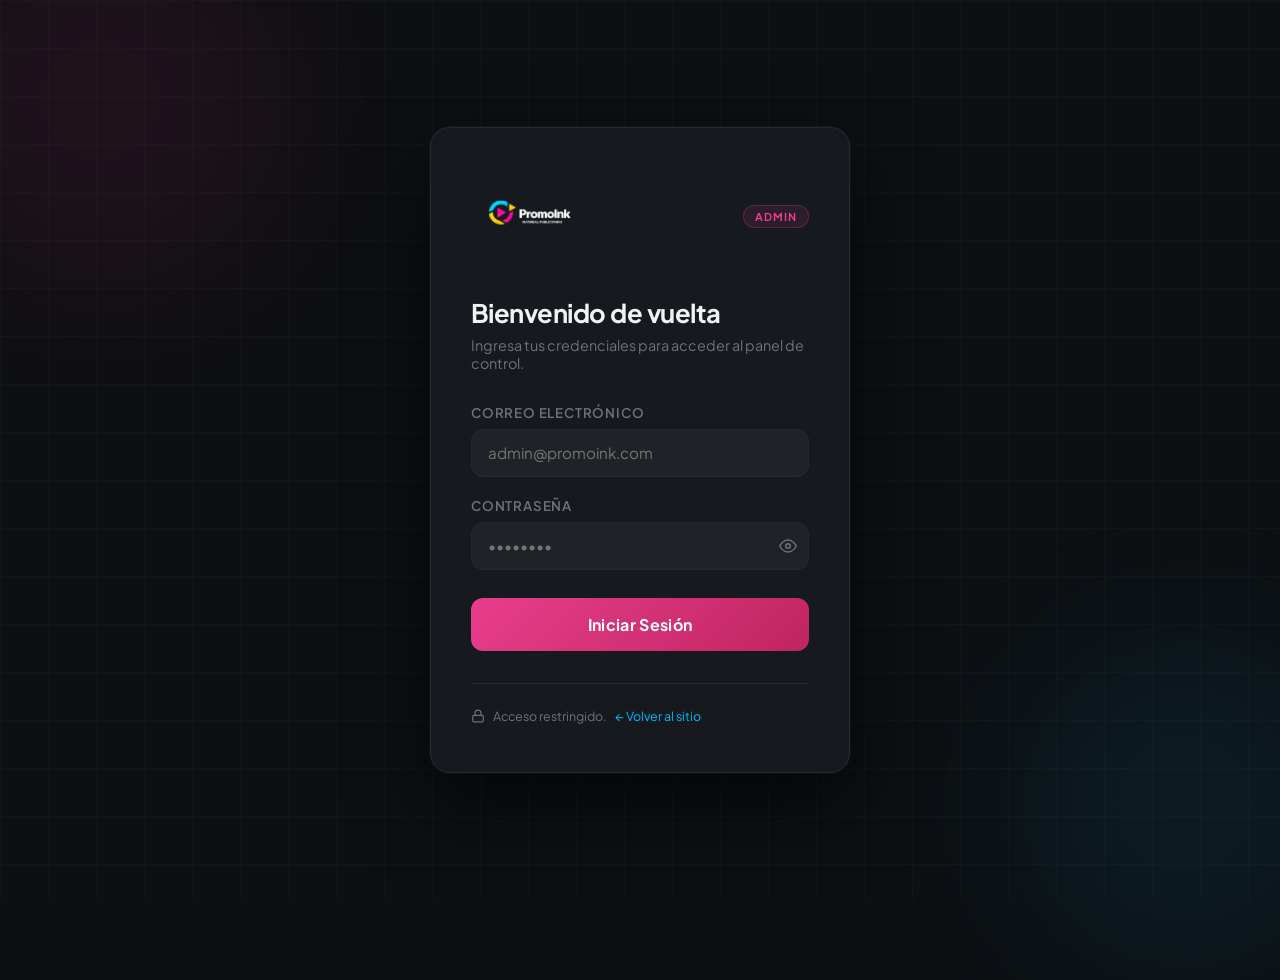
<file: admin/login.html>
<!DOCTYPE html>
<html lang="es">

<head>
  <meta charset="UTF-8">
  <meta name="viewport" content="width=device-width, initial-scale=1.0">
  <title>PromoInk — Acceso Administrativo</title>
  <meta name="robots" content="noindex, nofollow">
  <link rel="preconnect" href="https://fonts.googleapis.com">
  <link rel="stylesheet" href="https://fonts.googleapis.com/css2?family=Outfit:wght@300;400;500;600;700;800&family=Plus+Jakarta+Sans:wght@300;400;500;600;700&display=swap">
  <style>
    *,
    *::before,
    *::after {
      box-sizing: border-box;
      margin: 0;
      padding: 0;
    }

    :root {
      --bg: #0d0f12;
      --surface: #161a1f;
      --border: #252a31;
      --muted: #6c737e;
      --text: #f0f2f5;
      --pink: #E83E8C;
      --cyan: #00BCFF;
      --gold: #FFC107;
      --radius: 12px;
      --font: 'Plus Jakarta Sans', sans-serif;
    }

    body {
      font-family: var(--font);
      background: var(--bg);
      color: var(--text);
      min-height: 100vh;
      display: flex;
      align-items: center;
      justify-content: center;
      position: relative;
      overflow: hidden;
    }

    /* Orbs de fondo */
    .orb {
      position: absolute;
      border-radius: 50%;
      filter: blur(80px);
      pointer-events: none;
      opacity: 0.5;
    }

    .orb-1 {
      width: 400px;
      height: 400px;
      background: var(--pink);
      top: -100px;
      left: -100px;
      opacity: 0.08;
    }

    .orb-2 {
      width: 350px;
      height: 350px;
      background: var(--cyan);
      bottom: -80px;
      right: -80px;
      opacity: 0.07;
    }

    .orb-3 {
      width: 200px;
      height: 200px;
      background: var(--gold);
      top: 50%;
      left: 50%;
      transform: translate(-50%, -50%);
      opacity: 0.04;
    }

    /* Líneas de cuadrícula */
    .grid-overlay {
      position: absolute;
      inset: 0;
      background-image:
        linear-gradient(rgba(255, 255, 255, 0.02) 1px, transparent 1px),
        linear-gradient(90deg, rgba(255, 255, 255, 0.02) 1px, transparent 1px);
      background-size: 48px 48px;
      pointer-events: none;
    }

    .login-card {
      position: relative;
      z-index: 10;
      width: 100%;
      max-width: 420px;
      background: var(--surface);
      border: 1px solid var(--border);
      border-radius: 20px;
      padding: 3rem 2.5rem;
      box-shadow: 0 32px 80px rgba(0, 0, 0, 0.6), 0 0 0 1px rgba(255, 255, 255, 0.04);
    }

    /* Logo */
    .login-logo {
      display: flex;
      align-items: center;
      gap: 0.6rem;
      margin-bottom: 2.5rem;
    }

    .logo-icon {
      width: 42px;
      height: 42px;
    }

    .logo-text {
      font-size: 1.5rem;
      font-weight: 800;
      letter-spacing: -0.03em;
      line-height: 1;
    }

    .logo-text span {
      color: var(--cyan);
    }

    .logo-badge {
      margin-left: auto;
      padding: 0.25rem 0.7rem;
      background: rgba(232, 62, 140, 0.1);
      border: 1px solid rgba(232, 62, 140, 0.25);
      border-radius: 100px;
      font-size: 0.68rem;
      font-weight: 700;
      letter-spacing: 0.08em;
      color: var(--pink);
      text-transform: uppercase;
    }

    /* Encabezado */
    .login-header {
      margin-bottom: 2rem;
    }

    .login-header h1 {
      font-size: 1.6rem;
      font-weight: 700;
      letter-spacing: -0.02em;
      margin-bottom: 0.4rem;
    }

    .login-header p {
      font-size: 0.9rem;
      color: var(--muted);
    }

    /* Formulario */
    .form-group {
      margin-bottom: 1.25rem;
    }

    label {
      display: block;
      font-size: 0.83rem;
      font-weight: 600;
      color: var(--muted);
      text-transform: uppercase;
      letter-spacing: 0.06em;
      margin-bottom: 0.5rem;
    }

    input[type="email"],
    input[type="password"],
    input[type="text"] {
      width: 100%;
      background: rgba(255, 255, 255, 0.04);
      border: 1px solid var(--border);
      color: var(--text);
      border-radius: var(--radius);
      padding: 0.85rem 1rem;
      font-family: var(--font);
      font-size: 0.95rem;
      transition: border-color 0.2s, box-shadow 0.2s;
      outline: none;
    }

    input:focus {
      border-color: var(--cyan);
      box-shadow: 0 0 0 3px rgba(0, 188, 255, 0.12);
    }

    .input-wrap {
      position: relative;
    }

    .input-wrap input {
      padding-right: 2.8rem;
    }

    .toggle-pass {
      position: absolute;
      right: 0.75rem;
      top: 50%;
      transform: translateY(-50%);
      background: none;
      border: none;
      color: var(--muted);
      cursor: pointer;
      display: flex;
      align-items: center;
      padding: 0;
      transition: color 0.2s;
    }

    .toggle-pass:hover {
      color: var(--text);
    }

    .toggle-pass svg {
      width: 18px;
      height: 18px;
    }

    .btn-login {
      width: 100%;
      padding: 1rem;
      background: linear-gradient(135deg, var(--pink) 0%, #c0255f 100%);
      color: #fff;
      border: none;
      border-radius: var(--radius);
      font-family: var(--font);
      font-size: 1rem;
      font-weight: 700;
      letter-spacing: 0.02em;
      cursor: pointer;
      transition: all 0.25s;
      margin-top: 0.5rem;
      position: relative;
      overflow: hidden;
    }

    .btn-login::after {
      content: '';
      position: absolute;
      inset: 0;
      background: rgba(255, 255, 255, 0);
      transition: background 0.2s;
    }

    .btn-login:hover::after {
      background: rgba(255, 255, 255, 0.06);
    }

    .btn-login:active {
      transform: scale(0.99);
    }

    .btn-login:disabled {
      opacity: 0.6;
      cursor: not-allowed;
    }

    /* Loading spinner en el botón */
    .btn-login .spinner {
      display: none;
      width: 18px;
      height: 18px;
      border: 2px solid rgba(255, 255, 255, 0.4);
      border-top-color: #fff;
      border-radius: 50%;
      animation: spin 0.7s linear infinite;
      margin: 0 auto;
    }

    .btn-login.loading .btn-text {
      display: none;
    }

    .btn-login.loading .spinner {
      display: block;
    }

    @keyframes spin {
      to {
        transform: rotate(360deg);
      }
    }

    /* Error toast */
    .alert {
      display: none;
      align-items: center;
      gap: 0.6rem;
      padding: 0.85rem 1rem;
      border-radius: var(--radius);
      font-size: 0.88rem;
      font-weight: 500;
      margin-bottom: 1.25rem;
      animation: slideDown 0.3s ease;
    }

    .alert.error {
      background: rgba(220, 53, 69, 0.12);
      border: 1px solid rgba(220, 53, 69, 0.3);
      color: #ff6b7a;
    }

    .alert.show {
      display: flex;
    }

    @keyframes slideDown {
      from {
        opacity: 0;
        transform: translateY(-8px);
      }

      to {
        opacity: 1;
        transform: translateY(0);
      }
    }

    /* Footer del card */
    .login-footer {
      margin-top: 2rem;
      padding-top: 1.5rem;
      border-top: 1px solid var(--border);
      display: flex;
      align-items: center;
      gap: 0.5rem;
    }

    .login-footer svg {
      width: 14px;
      height: 14px;
      color: var(--muted);
    }

    .login-footer span {
      font-size: 0.78rem;
      color: var(--muted);
    }

    .login-footer a {
      color: var(--cyan);
      font-size: 0.78rem;
      text-decoration: none;
    }

    .login-footer a:hover {
      text-decoration: underline;
    }
  </style>
</head>

<body>
  <div class="orb orb-1"></div>
  <div class="orb orb-2"></div>
  <div class="orb orb-3"></div>
  <div class="grid-overlay"></div>

  <div class="login-card">
    <div class="login-logo">
      <img src="../assets/images/logo blanco (2).png" alt="PromoInk Logo"
        style="height: 80px; width: auto; object-fit: contain; margin-right: 10px;">
      <span class="logo-badge">Admin</span>
    </div>

    <div class="login-header">
      <h1>Bienvenido de vuelta</h1>
      <p>Ingresa tus credenciales para acceder al panel de control.</p>
    </div>

    <div class="alert error" id="alert-error">
      <svg viewBox="0 0 24 24" fill="none" stroke="currentColor" stroke-width="2" width="16" height="16">
        <circle cx="12" cy="12" r="10" />
        <line x1="12" y1="8" x2="12" y2="12" />
        <line x1="12" y1="16" x2="12.01" y2="16" />
      </svg>
      <span id="alert-text">Credenciales incorrectas.</span>
    </div>

    <form id="login-form" autocomplete="on" novalidate>
      <div class="form-group">
        <label for="email">Correo electrónico</label>
        <input type="email" id="email" name="email" placeholder="admin@promoink.com" autocomplete="email" required>
      </div>
      <div class="form-group">
        <label for="password">Contraseña</label>
        <div class="input-wrap">
          <input type="password" id="password" name="password" placeholder="••••••••" autocomplete="current-password"
            required>
          <button type="button" class="toggle-pass" id="toggle-pass" title="Mostrar/Ocultar contraseña">
            <svg id="eye-icon" viewBox="0 0 24 24" fill="none" stroke="currentColor" stroke-width="2">
              <path d="M1 12s4-8 11-8 11 8 11 8-4 8-11 8-11-8-11-8z" />
              <circle cx="12" cy="12" r="3" />
            </svg>
          </button>
        </div>
      </div>
      <button type="submit" class="btn-login" id="btn-login">
        <span class="btn-text">Iniciar Sesión</span>
        <div class="spinner"></div>
      </button>
    </form>

    <div class="login-footer">
      <svg viewBox="0 0 24 24" fill="none" stroke="currentColor" stroke-width="2">
        <rect x="3" y="11" width="18" height="11" rx="2" ry="2" />
        <path d="M7 11V7a5 5 0 0 1 10 0v4" />
      </svg>
      <span>Acceso restringido.</span>
      <a href="../index.html">← Volver al sitio</a>
    </div>
  </div>

  <script>
    const form = document.getElementById('login-form');
    const btnLogin = document.getElementById('btn-login');
    const alertEl = document.getElementById('alert-error');
    const alertText = document.getElementById('alert-text');
    const togglePass = document.getElementById('toggle-pass');
    const passInput = document.getElementById('password');

    // Comprobar si ya hay sesión activa
    (async () => {
      try {
        const res = await fetch('../api/auth.php');
        const json = await res.json();
        if (json.data?.loggedIn) {
          if (['admin', 'superadmin', 'editor'].includes(json.data.user.role)) {
            window.location.href = 'index.html';
          } else {
            // Si es un cliente, lo mandamos al portal
            window.location.href = '../portal.html';
          }
        }
      } catch (_) { }
    })();

    // Toggle contraseña
    togglePass.addEventListener('click', () => {
      const isPass = passInput.type === 'password';
      passInput.type = isPass ? 'text' : 'password';
      togglePass.querySelector('svg').innerHTML = isPass
        ? '<line x1="1" y1="1" x2="23" y2="23"/><path d="M9.9 4.24A9.12 9.12 0 0 1 12 4c7 0 11 8 11 8a18.5 18.5 0 0 1-2.16 3.19m-6.72-1.07a3 3 0 1 1-4.24-4.24"/>'
        : '<path d="M1 12s4-8 11-8 11 8 11 8-4 8-11 8-11-8-11-8z"/><circle cx="12" cy="12" r="3"/>';
    });

    function showError(msg) {
      alertText.textContent = msg;
      alertEl.classList.add('show');
    }

    function hideError() {
      alertEl.classList.remove('show');
    }

    form.addEventListener('submit', async (e) => {
      e.preventDefault();
      hideError();

      const email = document.getElementById('email').value.trim();
      const password = passInput.value;

      if (!email || !password) {
        showError('Por favor completa todos los campos.');
        return;
      }

      btnLogin.classList.add('loading');
      btnLogin.disabled = true;

      try {
        const res = await fetch('../api/auth.php', {
          method: 'POST',
          headers: { 'Content-Type': 'application/json' },
          body: JSON.stringify({ action: 'login', email, password }),
        });
        const json = await res.json();

        if (json.success && json.data.loggedIn) {
          if (['admin', 'superadmin', 'editor'].includes(json.data.user.role)) {
            window.location.href = 'index.html';
          } else {
            showError('No tienes permisos para acceder al panel administrativo.');
            // Opcional: Cerrar sesión para evitar confusiones
            await fetch('../api/auth.php', { method: 'POST', body: JSON.stringify({ action: 'logout' }) });
          }
        } else {
          showError(json.error || 'Credenciales incorrectas.');
        }
      } catch (_) {
        showError('Error de conexión. Inténtalo de nuevo.');
      } finally {
        btnLogin.classList.remove('loading');
        btnLogin.disabled = false;
      }
    });
  </script>
</body>

</html>
</file>
<file: admin/css/admin.css>
/* ============================================================
   PromoInk — Dashboard Admin CSS
   ============================================================ */

*, *::before, *::after { box-sizing: border-box; margin: 0; padding: 0; }

:root {
  --bg:         #0d0f12;
  --surface:    #161a1f;
  --surface2:   #1c2128;
  --border:     #252a31;
  --border2:    #313844;
  --text:       #e8ecf0;
  --muted:      #6c737e;
  --subtle:     #404751;
  --pink:       #E83E8C;
  --cyan:       #00BCFF;
  --gold:       #FFC107;
  --green:      #28a745;
  --red:        #dc3545;
  --sidebar-w:  240px;
  --topbar-h:   64px;
  --radius-sm:  6px;
  --radius:     10px;
  --radius-lg:  14px;
  --font:       'Plus Jakarta Sans', sans-serif;
  --transition: 0.2s ease;
}

body {
  font-family: var(--font);
  background: var(--bg);
  color: var(--text);
  display: flex;
  min-height: 100vh;
  font-size: 0.9rem;
}

.hidden { display: none !important; }
a { text-decoration: none; color: inherit; }
button { cursor: pointer; font-family: var(--font); }

/* ── SIDEBAR ──────────────────────────────────────────────── */
.sidebar {
  width: var(--sidebar-w);
  min-height: 100vh;
  background: var(--surface);
  border-right: 1px solid var(--border);
  display: flex;
  flex-direction: column;
  position: fixed;
  left: 0; top: 0; bottom: 0;
  z-index: 100;
  transition: transform var(--transition);
}

.sidebar-logo {
  display: flex;
  align-items: center;
  gap: 0.75rem;
  padding: 1.25rem 1.25rem 1rem;
  border-bottom: 1px solid var(--border);
}

.sidebar-logo svg { width: 36px; height: 36px; flex-shrink: 0; }

.sidebar-logo span {
  font-size: 1.25rem;
  font-weight: 800;
  letter-spacing: -0.03em;
  color: var(--text);
}

.sidebar-logo em { color: var(--cyan); font-style: normal; }

.sidebar-nav {
  flex: 1;
  padding: 1rem 0.75rem;
  display: flex;
  flex-direction: column;
  gap: 0.2rem;
  overflow-y: auto;
}

.nav-item {
  display: flex;
  align-items: center;
  gap: 0.75rem;
  padding: 0.7rem 0.85rem;
  border-radius: var(--radius-sm);
  color: var(--muted);
  font-size: 0.875rem;
  font-weight: 500;
  transition: all var(--transition);
  position: relative;
  cursor: pointer;
}

.nav-item svg { width: 16px; height: 16px; flex-shrink: 0; }

.nav-item:hover {
  color: var(--text);
  background: rgba(255,255,255,0.04);
}

.nav-item.active {
  color: var(--text);
  background: rgba(0,188,255,0.08);
  border-left: 3px solid var(--cyan);
  padding-left: calc(0.85rem - 3px);
}

.badge {
  margin-left: auto;
  background: var(--pink);
  color: #fff;
  font-size: 0.68rem;
  font-weight: 700;
  padding: 0.15rem 0.45rem;
  border-radius: 100px;
  min-width: 20px;
  text-align: center;
}

.badge:empty, .badge[data-count="0"] { display: none; }

.sidebar-footer {
  padding: 1rem 0.75rem;
  border-top: 1px solid var(--border);
  display: flex;
  align-items: center;
  gap: 0.6rem;
}

.user-info {
  display: flex;
  align-items: center;
  gap: 0.6rem;
  flex: 1;
  min-width: 0;
}

.user-avatar {
  width: 32px;
  height: 32px;
  border-radius: 50%;
  background: linear-gradient(135deg, var(--pink), var(--cyan));
  display: flex;
  align-items: center;
  justify-content: center;
  font-size: 0.8rem;
  font-weight: 700;
  color: #fff;
  flex-shrink: 0;
}

.user-name {
  font-size: 0.82rem;
  font-weight: 600;
  white-space: nowrap;
  overflow: hidden;
  text-overflow: ellipsis;
}

.user-role {
  font-size: 0.72rem;
  color: var(--cyan);
  text-transform: uppercase;
  letter-spacing: 0.06em;
}

.btn-logout {
  background: none;
  border: 1px solid var(--border);
  color: var(--muted);
  border-radius: var(--radius-sm);
  width: 32px;
  height: 32px;
  display: flex;
  align-items: center;
  justify-content: center;
  transition: all var(--transition);
  flex-shrink: 0;
}

.btn-logout:hover { border-color: var(--red); color: var(--red); }
.btn-logout svg { width: 15px; height: 15px; }

/* ── MAIN ─────────────────────────────────────────────────── */
.main-content {
  flex: 1;
  margin-left: var(--sidebar-w);
  display: flex;
  flex-direction: column;
  min-height: 100vh;
}

/* ── TOPBAR ───────────────────────────────────────────────── */
.topbar {
  height: var(--topbar-h);
  background: var(--surface);
  border-bottom: 1px solid var(--border);
  display: flex;
  align-items: center;
  gap: 1rem;
  padding: 0 1.75rem;
  position: sticky;
  top: 0;
  z-index: 90;
}

.sidebar-toggle {
  display: none;
  background: none;
  border: none;
  color: var(--text);
  padding: 0.25rem;
}

.sidebar-toggle svg { width: 20px; height: 20px; }

.page-title {
  font-size: 1.05rem;
  font-weight: 700;
  flex: 1;
}

.topbar-actions { display: flex; gap: 0.75rem; align-items: center; }

/* ── SECTIONS ─────────────────────────────────────────────── */
.section { padding: 1.75rem; flex: 1; }

.section-header {
  display: flex;
  align-items: center;
  justify-content: space-between;
  flex-wrap: wrap;
  gap: 1rem;
  margin-bottom: 1.5rem;
}

.section-header h2 {
  font-size: 1.2rem;
  font-weight: 700;
  letter-spacing: -0.01em;
}

/* ── BUTTONS ──────────────────────────────────────────────── */
.btn {
  display: inline-flex;
  align-items: center;
  gap: 0.4rem;
  padding: 0.6rem 1.1rem;
  border-radius: var(--radius-sm);
  font-size: 0.85rem;
  font-weight: 600;
  border: none;
  transition: all var(--transition);
}

.btn-primary {
  background: var(--cyan);
  color: #0d0f12;
}

.btn-primary:hover { background: #00a8e6; }

.btn-ghost {
  background: transparent;
  color: var(--muted);
  border: 1px solid var(--border2);
}

.btn-ghost:hover { color: var(--text); border-color: var(--border2); background: rgba(255,255,255,0.04); }

.btn-danger {
  background: rgba(220,53,69,0.12);
  color: var(--red);
  border: 1px solid rgba(220,53,69,0.25);
}

.btn-danger:hover { background: rgba(220,53,69,0.2); }

.btn-sm { padding: 0.4rem 0.75rem; font-size: 0.8rem; }

.btn-icon {
  padding: 0.4rem;
  background: transparent;
  border: 1px solid var(--border);
  color: var(--muted);
  border-radius: var(--radius-sm);
  transition: all var(--transition);
}

.btn-icon svg { width: 14px; height: 14px; display: block; }
.btn-icon:hover { color: var(--text); border-color: var(--border2); }
.btn-icon.danger:hover { color: var(--red); border-color: rgba(220,53,69,0.4); }

/* ── STATS GRID ───────────────────────────────────────────── */
.stats-grid {
  display: grid;
  grid-template-columns: repeat(4, 1fr);
  gap: 1rem;
  margin-bottom: 1.75rem;
}

.stat-card {
  background: var(--surface);
  border: 1px solid var(--border);
  border-radius: var(--radius);
  padding: 1.25rem 1.5rem;
  display: flex;
  align-items: center;
  gap: 1rem;
}

.stat-icon {
  width: 44px;
  height: 44px;
  border-radius: var(--radius-sm);
  display: flex;
  align-items: center;
  justify-content: center;
  flex-shrink: 0;
}

.stat-icon svg { width: 20px; height: 20px; }
.stat-icon.pink  { background: rgba(232,62,140,0.12); color: var(--pink); }
.stat-icon.cyan  { background: rgba(0,188,255,0.12);  color: var(--cyan); }
.stat-icon.gold  { background: rgba(255,193,7,0.12);  color: var(--gold); }
.stat-icon.green { background: rgba(40,167,69,0.12);  color: var(--green); }

.stat-data { display: flex; flex-direction: column; }
.stat-value { font-size: 1.75rem; font-weight: 800; line-height: 1; letter-spacing: -0.03em; }
.stat-label { font-size: 0.78rem; color: var(--muted); margin-top: 0.25rem; }

/* ── RECENT GRID ──────────────────────────────────────────── */
.recent-grid {
  display: grid;
  grid-template-columns: 1fr 1fr;
  gap: 1rem;
}

.card {
  background: var(--surface);
  border: 1px solid var(--border);
  border-radius: var(--radius);
  overflow: hidden;
}

.card-header {
  display: flex;
  align-items: center;
  justify-content: space-between;
  padding: 1rem 1.25rem;
  border-bottom: 1px solid var(--border);
}

.card-header h3 { font-size: 0.9rem; font-weight: 700; }
.card-body { padding: 1.25rem; }

.link {
  font-size: 0.8rem;
  color: var(--cyan);
  cursor: pointer;
}

.link:hover { text-decoration: underline; }

.recent-list { padding: 0.5rem 0; }

.recent-item {
  display: flex;
  align-items: center;
  justify-content: space-between;
  padding: 0.65rem 1.25rem;
  border-bottom: 1px solid var(--border);
  font-size: 0.83rem;
  gap: 1rem;
}

.recent-item:last-child { border-bottom: none; }

.recent-name { font-weight: 600; color: var(--text); }
.recent-sub  { font-size: 0.75rem; color: var(--muted); }

/* ── TABLES ───────────────────────────────────────────────── */
.filter-bar {
  display: flex;
  gap: 0.75rem;
  flex-wrap: wrap;
  margin-bottom: 1.25rem;
}

.search-input,
.select-input {
  background: var(--surface);
  border: 1px solid var(--border);
  color: var(--text);
  border-radius: var(--radius-sm);
  padding: 0.6rem 0.9rem;
  font-family: var(--font);
  font-size: 0.85rem;
  outline: none;
  transition: border-color var(--transition);
}

.search-input { flex: 1; min-width: 200px; }
.select-input { min-width: 160px; }

.search-input:focus,
.select-input:focus { border-color: var(--cyan); }

.table-container {
  background: var(--surface);
  border: 1px solid var(--border);
  border-radius: var(--radius);
  overflow-x: auto;
}

.data-table {
  width: 100%;
  border-collapse: collapse;
}

.data-table th {
  background: rgba(255,255,255,0.02);
  padding: 0.75rem 1rem;
  text-align: left;
  font-size: 0.75rem;
  font-weight: 700;
  text-transform: uppercase;
  letter-spacing: 0.06em;
  color: var(--muted);
  border-bottom: 1px solid var(--border);
  white-space: nowrap;
}

.data-table td {
  padding: 0.85rem 1rem;
  border-bottom: 1px solid var(--border);
  vertical-align: middle;
}

.data-table tr:last-child td { border-bottom: none; }

.data-table tr:hover td { background: rgba(255,255,255,0.02); }

.loading-row, .empty-state {
  text-align: center;
  color: var(--muted);
  padding: 2rem;
  font-size: 0.88rem;
}

/* Product image thumbnail */
.product-thumb {
  width: 44px;
  height: 44px;
  border-radius: var(--radius-sm);
  object-fit: cover;
  background: var(--surface2);
  border: 1px solid var(--border);
  display: flex;
  align-items: center;
  justify-content: center;
  color: var(--subtle);
}

.product-thumb svg { width: 20px; height: 20px; }

/* Badges de estado */
.status-badge {
  display: inline-flex;
  align-items: center;
  gap: 0.3rem;
  padding: 0.25rem 0.7rem;
  border-radius: 100px;
  font-size: 0.72rem;
  font-weight: 700;
  text-transform: uppercase;
  letter-spacing: 0.04em;
}

.status-badge::before {
  content: '';
  width: 6px;
  height: 6px;
  border-radius: 50%;
  background: currentColor;
}

.status-active   { background: rgba(40,167,69,0.12);  color: #3dd68c; }
.status-inactive { background: rgba(108,117,125,0.12); color: var(--muted); }
.status-new      { background: rgba(0,188,255,0.12);   color: var(--cyan); }
.status-read     { background: rgba(108,117,125,0.12); color: var(--muted); }
.status-responded{ background: rgba(255,193,7,0.12);   color: var(--gold); }
.status-closed   { background: rgba(40,167,69,0.12);   color: #3dd68c; }

/* Acciones tabla */
.table-actions { display: flex; gap: 0.4rem; }

/* Paginación */
.pagination {
  display: flex;
  align-items: center;
  justify-content: flex-end;
  gap: 0.4rem;
  padding: 1rem 0;
}

.page-btn {
  width: 32px;
  height: 32px;
  border-radius: var(--radius-sm);
  border: 1px solid var(--border);
  background: transparent;
  color: var(--muted);
  font-size: 0.82rem;
  display: flex;
  align-items: center;
  justify-content: center;
  transition: all var(--transition);
}

.page-btn:hover { border-color: var(--border2); color: var(--text); }
.page-btn.active { background: var(--cyan); border-color: var(--cyan); color: #0d0f12; font-weight: 700; }
.page-btn:disabled { opacity: 0.4; cursor: not-allowed; }

/* Filter tabs */
.filter-tabs { display: flex; gap: 0.4rem; flex-wrap: wrap; }

.tab-btn {
  display: flex;
  align-items: center;
  gap: 0.4rem;
  padding: 0.45rem 0.9rem;
  border-radius: var(--radius-sm);
  border: 1px solid var(--border);
  background: transparent;
  color: var(--muted);
  font-size: 0.82rem;
  font-weight: 600;
  transition: all var(--transition);
}

.tab-btn:hover { color: var(--text); border-color: var(--border2); }
.tab-btn.active { background: rgba(0,188,255,0.1); border-color: var(--cyan); color: var(--cyan); }

/* ── SETTINGS ─────────────────────────────────────────────── */
.settings-grid {
  display: grid;
  grid-template-columns: 1fr 380px;
  gap: 1.25rem;
  align-items: start;
}

/* ── FORMS ────────────────────────────────────────────────── */
.form-grid {
  display: grid;
  grid-template-columns: 1fr 1fr;
  gap: 1rem;
}

.form-group { display: flex; flex-direction: column; gap: 0.4rem; }
.form-group.col-span-2 { grid-column: span 2; }

label {
  font-size: 0.78rem;
  font-weight: 600;
  color: var(--muted);
  text-transform: uppercase;
  letter-spacing: 0.06em;
}

input[type="text"],
input[type="email"],
input[type="number"],
input[type="password"],
textarea,
select {
  background: var(--surface2);
  border: 1px solid var(--border2);
  color: var(--text);
  border-radius: var(--radius-sm);
  padding: 0.65rem 0.85rem;
  font-family: var(--font);
  font-size: 0.88rem;
  outline: none;
  transition: border-color var(--transition), box-shadow var(--transition);
}

input:focus,
textarea:focus,
select:focus {
  border-color: var(--cyan);
  box-shadow: 0 0 0 3px rgba(0,188,255,0.1);
}

textarea { resize: vertical; min-height: 80px; }

.checkbox-label {
  display: flex;
  align-items: center;
  gap: 0.6rem;
  cursor: pointer;
  font-size: 0.85rem;
  color: var(--text);
  text-transform: none;
  letter-spacing: 0;
  font-weight: 500;
  margin-top: 0.5rem;
}

.checkbox-label input[type="checkbox"] {
  width: 16px;
  height: 16px;
  accent-color: var(--cyan);
  padding: 0;
  border-radius: 3px;
}

.form-actions {
  display: flex;
  justify-content: flex-end;
  gap: 0.75rem;
  margin-top: 1.25rem;
  padding-top: 1.25rem;
  border-top: 1px solid var(--border);
}

/* ── UPLOAD ZONE ──────────────────────────────────────────── */
.upload-zone {
  border: 2px dashed var(--border2);
  border-radius: var(--radius);
  cursor: pointer;
  transition: border-color var(--transition);
  min-height: 120px;
  position: relative;
  overflow: hidden;
}

.upload-zone:hover { border-color: var(--cyan); }

.upload-placeholder {
  display: flex;
  flex-direction: column;
  align-items: center;
  justify-content: center;
  gap: 0.5rem;
  padding: 2rem;
  color: var(--muted);
  text-align: center;
  min-height: 120px;
}

.upload-placeholder strong { color: var(--cyan); }
.upload-placeholder em { font-size: 0.75rem; font-style: normal; }

.upload-preview {
  position: relative;
  width: 100%;
}

.upload-preview img {
  width: 100%;
  max-height: 200px;
  object-fit: cover;
  display: block;
}

.remove-img {
  position: absolute;
  top: 0.5rem;
  right: 0.5rem;
  width: 28px;
  height: 28px;
  background: rgba(220,53,69,0.85);
  color: #fff;
  border: none;
  border-radius: 50%;
  font-size: 0.9rem;
  display: flex;
  align-items: center;
  justify-content: center;
  cursor: pointer;
}

/* ── MODAL ────────────────────────────────────────────────── */
.modal-overlay {
  position: fixed;
  inset: 0;
  background: rgba(0,0,0,0.7);
  z-index: 500;
  display: flex;
  align-items: center;
  justify-content: center;
  padding: 1rem;
  backdrop-filter: blur(4px);
  animation: fadeIn 0.2s ease;
}

@keyframes fadeIn { from { opacity: 0; } to { opacity: 1; } }

.modal {
  background: var(--surface);
  border: 1px solid var(--border2);
  border-radius: var(--radius-lg);
  width: 100%;
  max-width: 700px;
  max-height: 90vh;
  display: flex;
  flex-direction: column;
  box-shadow: 0 32px 80px rgba(0,0,0,0.7);
  animation: slideUp 0.25s ease;
}

.modal-sm { max-width: 440px; }

@keyframes slideUp { from { transform: translateY(20px); opacity: 0; } to { transform: translateY(0); opacity: 1; } }

.modal-header {
  display: flex;
  align-items: center;
  justify-content: space-between;
  padding: 1.25rem 1.5rem;
  border-bottom: 1px solid var(--border);
}

.modal-header h3 { font-size: 1rem; font-weight: 700; }

.modal-close {
  background: none;
  border: none;
  color: var(--muted);
  display: flex;
  align-items: center;
  transition: color var(--transition);
}

.modal-close:hover { color: var(--text); }
.modal-close svg { width: 20px; height: 20px; }

.modal-body {
  padding: 1.5rem;
  overflow-y: auto;
  flex: 1;
}

.modal-footer {
  display: flex;
  align-items: center;
  justify-content: flex-end;
  gap: 0.75rem;
  padding: 1rem 1.5rem;
  border-top: 1px solid var(--border);
}

/* Quote detail */
.quote-field { margin-bottom: 1rem; }
.quote-field label { display: block; font-size: 0.72rem; font-weight: 700; text-transform: uppercase; letter-spacing: 0.08em; color: var(--muted); margin-bottom: 0.25rem; }
.quote-field p { font-size: 0.9rem; color: var(--text); line-height: 1.6; }

/* ── TOAST ────────────────────────────────────────────────── */
.toast-container {
  position: fixed;
  bottom: 1.5rem;
  right: 1.5rem;
  z-index: 1000;
  display: flex;
  flex-direction: column;
  gap: 0.5rem;
}

.toast {
  display: flex;
  align-items: center;
  gap: 0.75rem;
  padding: 0.85rem 1.1rem;
  background: var(--surface);
  border: 1px solid var(--border2);
  border-radius: var(--radius);
  font-size: 0.88rem;
  font-weight: 500;
  max-width: 340px;
  box-shadow: 0 8px 24px rgba(0,0,0,0.5);
  animation: toastIn 0.3s ease;
}

@keyframes toastIn { from { transform: translateX(100px); opacity: 0; } to { transform: none; opacity: 1; } }

.toast.success { border-left: 3px solid var(--green); }
.toast.error   { border-left: 3px solid var(--red);   }
.toast.info    { border-left: 3px solid var(--cyan);   }

/* ── RESPONSIVE ───────────────────────────────────────────── */
@media (max-width: 1200px) {
  .stats-grid { grid-template-columns: repeat(2, 1fr); }
}

@media (max-width: 900px) {
  .recent-grid  { grid-template-columns: 1fr; }
  .settings-grid { grid-template-columns: 1fr; }
  .form-grid { grid-template-columns: 1fr; }
  .form-group.col-span-2 { grid-column: span 1; }
}

@media (max-width: 768px) {
  .sidebar {
    transform: translateX(-100%);
  }
  .sidebar.open {
    transform: translateX(0);
    box-shadow: 4px 0 20px rgba(0,0,0,0.5);
  }
  .main-content { margin-left: 0; }
  .sidebar-toggle { display: flex; }
  .stats-grid { grid-template-columns: 1fr 1fr; }
  .topbar { padding: 0 1rem; }
  .section { padding: 1rem; }
}

@media (max-width: 480px) {
  .stats-grid { grid-template-columns: 1fr; }
}
</file>
<file: assets/css/main.css>
/* ============================================================
   PromoInk — Sistema de Diseño Principal
   ============================================================ */
/* ── Gilroy Fonts (Inlined with swap for 100/100 Font Display score) ── */
@font-face { font-family: 'Gilroy-Bold'; font-style: normal; font-weight: 700; font-display: swap; src: local('Gilroy-Bold'), url('https://fonts.cdnfonts.com/s/16219/Gilroy-Bold.woff') format('woff'); }
@font-face { font-family: 'Gilroy-Medium'; font-style: normal; font-weight: 500; font-display: swap; src: local('Gilroy-Medium'), url('https://fonts.cdnfonts.com/s/16219/Gilroy-Medium.woff') format('woff'); }


/* ── Gilroy y Google Fonts se cargan ahora en el HTML para evitar bloqueo de renderizado ── */

/* ── Variables CSS ───────────────────────────────────────── */
:root {
  --bg-body:       #18191d;
  --bg-primary:    #1e2024;
  --bg-surface:    #26282d;
  --bg-elevated:   #2f3136;
  --text-primary:  #F4F5F7;
  --text-secondary:#c1c5cd;
  --text-muted:    #8b919e;
  --text-subtle:   #5a6070;

  /* Acentos */
  --accent-pink:   #E83E8C;
  --accent-cyan:   #00BCFF;
  --accent-gold:   #FFC107;
  --accent-pink-d: #c4306f;
  --accent-cyan-d: #009ed9;

  /* Semánticos */
  --border:        rgba(255,255,255,0.08);
  --border-hover:  rgba(232,62,140,0.4);
  --glass-bg:      rgba(44,48,52,0.85);
  --glass-border:  rgba(255,255,255,0.1);
  --shadow-card:   0 4px 24px rgba(0,0,0,0.45);
  --shadow-hover:  0 12px 40px rgba(232,62,140,0.25);
  --shadow-glow:   0 0 40px rgba(0,188,255,0.15);

  /* Tipografía */
  --font-display:  'Gilroy-Bold', 'Inter', sans-serif;
  --font-body:     'Gilroy-Medium', 'Inter', sans-serif;
  --font-ui:       'Gilroy-Medium', 'Inter', sans-serif;

  /* Espaciado */
  --section-pad:   clamp(4rem, 8vw, 7rem);
  --container:     1280px;
  --radius-sm:     6px;
  --radius-md:     12px;
  --radius-lg:     20px;
  --radius-full:   9999px;

  /* Transiciones */
  --ease-smooth:   cubic-bezier(0.4, 0, 0.2, 1);
  --ease-spring:   cubic-bezier(0.34, 1.56, 0.64, 1);
  --duration-fast: 150ms;
  --duration-base: 300ms;
  --duration-slow: 600ms;
}

/* ── Reset & Base ────────────────────────────────────────── */
*, *::before, *::after {
  box-sizing: border-box;
  margin: 0;
  padding: 0;
}

html {
  scroll-behavior: smooth;
  -webkit-text-size-adjust: 100%;
}

body {
  font-family: var(--font-body);
  background-color: var(--bg-body);
  color: var(--text-primary);
  line-height: 1.65;
  font-size: 16px;
  overflow-x: hidden;
  -webkit-font-smoothing: antialiased;
  -moz-osx-font-smoothing: grayscale;
}

::selection {
  background: var(--accent-pink);
  color: #fff;
}

img, video { display: block; max-width: 100%; }
a { color: inherit; text-decoration: none; }
ul, ol { list-style: none; }
button { cursor: pointer; border: none; background: none; font: inherit; }
input, textarea, select { font: inherit; }

/* ── Scrollbar ───────────────────────────────────────────── */
::-webkit-scrollbar { width: 6px; }
::-webkit-scrollbar-track { background: var(--bg-primary); }
::-webkit-scrollbar-thumb { background: var(--accent-pink); border-radius: 3px; }

/* ── Contenedor ──────────────────────────────────────────── */
.container {
  width: 100%;
  max-width: var(--container);
  margin-inline: auto;
  padding-inline: clamp(1.25rem, 5vw, 2.5rem);
}

/* ── Grid ────────────────────────────────────────────────── */
.grid-2 { display: grid; grid-template-columns: repeat(2, 1fr); gap: 1.5rem; }
.grid-3 { display: grid; grid-template-columns: repeat(3, 1fr); gap: 1.5rem; }
.grid-4 { display: grid; grid-template-columns: repeat(4, 1fr); gap: 1.5rem; }

/* ── Tipografía ──────────────────────────────────────────── */
h1, h2, h3, h4, h5 {
  font-family: var(--font-display);
  font-weight: 800;
  line-height: 1.15;
  letter-spacing: -0.02em;
}

h4, h5, .ui-heading {
  font-family: var(--font-ui);
  font-weight: 700;
}

.display-1 { font-size: clamp(3rem, 6vw, 5rem); font-weight: 800; line-height: 1.05; letter-spacing: -0.03em; }
.display-2 { font-size: clamp(2rem, 4vw, 3rem); font-weight: 700; line-height: 1.1; }
.section-title {
  font-size: clamp(1.5rem, 3vw, 2.2rem);
  font-weight: 600;
  margin-bottom: 0.5rem;
}
.section-subtitle {
  font-size: clamp(1rem, 1.5vw, 1.1rem);
  color: var(--text-muted);
  font-weight: 300;
  max-width: 600px;
}

.text-gradient {
  background: linear-gradient(135deg, var(--accent-pink), var(--accent-cyan));
  -webkit-background-clip: text;
  -webkit-text-fill-color: transparent;
  background-clip: text;
}

.text-gold { color: var(--accent-gold); }
.text-pink { color: var(--accent-pink); }
.text-cyan { color: var(--accent-cyan); }
.text-muted { color: var(--text-muted); }

/* ── Botones ─────────────────────────────────────────────── */
.btn {
  display: inline-flex;
  align-items: center;
  gap: 0.5rem;
  padding: 0.75rem 1.75rem;
  border-radius: var(--radius-full);
  font-family: var(--font-body);
  font-size: 0.95rem;
  font-weight: 500;
  letter-spacing: 0.01em;
  transition: all var(--duration-base) var(--ease-smooth);
  position: relative;
  overflow: hidden;
  white-space: nowrap;
}

.btn::after {
  content: '';
  position: absolute;
  inset: 0;
  background: rgba(255,255,255,0.1);
  opacity: 0;
  transition: opacity var(--duration-fast);
}

.btn:hover::after { opacity: 1; }

.btn-primary {
  background: var(--accent-pink);
  color: #fff;
  box-shadow: 0 4px 20px rgba(232,62,140,0.35);
}

.btn-primary:hover {
  background: var(--accent-pink-d);
  transform: translateY(-2px);
  box-shadow: 0 8px 30px rgba(232,62,140,0.5);
}

.btn-secondary {
  background: transparent;
  color: var(--text-primary);
  border: 1.5px solid var(--border);
}

.btn-secondary:hover {
  border-color: var(--accent-cyan);
  color: var(--accent-cyan);
  transform: translateY(-2px);
  box-shadow: 0 4px 20px rgba(0,188,255,0.2);
}

.btn-outline {
  background: transparent;
  color: var(--text-primary);
  border: 1px solid var(--border);
}

.btn-outline:hover {
  color: var(--text-primary);
  border-color: var(--text-primary);
  background: rgba(255, 255, 255, 0.05);
}

.btn-cyan {
  background: var(--accent-cyan);
  color: var(--bg-primary);
  font-weight: 600;
}

.btn-cyan:hover {
  background: var(--accent-cyan-d);
  transform: translateY(-2px);
  box-shadow: 0 8px 30px rgba(0,188,255,0.4);
}

.btn-ghost {
  background: transparent;
  color: var(--accent-gold);
  border: 1.5px solid var(--accent-gold);
}

.btn-ghost:hover {
  background: var(--accent-gold);
  color: var(--bg-primary);
  transform: translateY(-2px);
}

.btn-lg { padding: 1rem 2.5rem; font-size: 1.05rem; }
.btn-sm { padding: 0.5rem 1.2rem; font-size: 0.85rem; }
.btn-icon { padding: 0.75rem; border-radius: 50%; aspect-ratio: 1; }

/* ── Badges ──────────────────────────────────────────────── */
.badge {
  display: inline-flex;
  align-items: center;
  gap: 0.35rem;
  font-size: 0.65rem;
  font-weight: 700;
  text-transform: uppercase;
  letter-spacing: 0.15em;
  padding: 0;
  background: transparent;
  border: none;
}

.badge::before {
  content: '';
  width: 4px; 
  height: 4px;
  border-radius: 50%;
}

.badge-stock {
  color: #ffffff;
}

.badge-stock::before {
  background: #ffffff;
  box-shadow: 0 0 6px #ffffff;
}

.badge-featured {
  color: var(--accent-pink);
}

.badge-featured::before {
  background: var(--accent-pink);
  box-shadow: 0 0 6px var(--accent-pink);
}

.badge-gold {
  color: var(--accent-gold);
}

.badge-gold::before {
  background: var(--accent-gold);
  box-shadow: 0 0 6px var(--accent-gold);
}

.badge-nostock {
  color: #dc3545;
}

.badge-nostock::before {
  background: #dc3545;
  box-shadow: 0 0 6px #dc3545;
}

.badge-customizable {
  color: #ffffff;
}

.badge-customizable::before {
  background: #ffffff;
  box-shadow: 0 0 6px #ffffff;
}

.badge-sale {
  color: #ff3366;
  font-weight: 700;
  background: rgba(255, 51, 102, 0.1);
  padding: 0.2rem 0.6rem;
  border-radius: 4px;
}

.badge-sale::before {
  background: #ff3366;
  box-shadow: 0 0 8px #ff3366;
}

.price-original {
  font-size: 0.85rem;
  color: var(--text-muted);
  text-decoration: line-through;
  margin-right: 8px;
  font-weight: 400;
}

.discount-floating-badge {
  position: absolute;
  top: 10px;
  right: 10px;
  background: var(--accent-pink);
  color: white;
  padding: 4px 10px;
  border-radius: 8px;
  font-weight: 800;
  font-size: 0.85rem;
  z-index: 5;
  box-shadow: var(--shadow-glow-pink);
  animation: float 3s ease-in-out infinite;
}

@keyframes float {
  0%, 100% { transform: translateY(0); }
  50% { transform: translateY(-5px); }
}

@keyframes pulse-dot {
  0%, 100% { opacity: 1; transform: scale(1); }
  50%      { opacity: 0.5; transform: scale(1.5); }
}

/* ── Cards ───────────────────────────────────────────────── */
.card {
  background: var(--bg-surface);
  border: 1px solid var(--border);
  border-radius: var(--radius-lg);
  overflow: hidden;
  transition: all var(--duration-base) var(--ease-smooth);
}

.card:hover {
  transform: translateY(-6px);
  border-color: var(--border-hover);
  box-shadow: var(--shadow-hover);
}

.card-img-wrapper {
  position: relative;
  overflow: hidden;
  aspect-ratio: 1 / 1;
  background: var(--bg-elevated);
}

.card-img-wrapper img {
  width: 100%;
  height: 100%;
  object-fit: cover;
  transition: transform var(--duration-slow) var(--ease-smooth);
}

.card:hover .card-img-wrapper img {
  transform: scale(1.08);
}

.card-img-overlay {
  position: absolute;
  inset: 0;
  background: linear-gradient(to top, rgba(33,37,41,0.9) 0%, transparent 60%);
  opacity: 0;
  transition: opacity var(--duration-base);
  display: flex;
  align-items: flex-end;
  padding: 1.25rem;
}

.card:hover .card-img-overlay { opacity: 1; }

.card-body {
  padding: 1.25rem;
}

.card-badges {
  display: flex;
  gap: 0.4rem;
  flex-wrap: wrap;
  margin-bottom: 0.75rem;
}

.card-title {
  font-family: var(--font-display);
  font-size: 0.95rem;
  font-weight: 600;
  margin-bottom: 0.35rem;
  color: var(--text-primary);
}

.card-sku {
  font-size: 0.78rem;
  color: var(--text-subtle);
  letter-spacing: 0.05em;
  margin-bottom: 0.75rem;
}

.card-price {
  font-family: var(--font-display);
  font-size: 0.9rem;
  color: var(--text-muted);
}

.card-price strong {
  color: var(--accent-pink);
  font-size: 1.1rem;
}

.card-min {
  font-size: 0.78rem;
  color: var(--text-subtle);
}

/* ── Producto card imagen placeholder ───────────────────── */
.img-placeholder {
  width: 100%;
  height: 100%;
  display: flex;
  align-items: center;
  justify-content: center;
  flex-direction: column;
  gap: 0.5rem;
  color: var(--text-subtle);
  font-size: 0.8rem;
}

.img-placeholder svg {
  width: 48px;
  height: 48px;
  stroke: var(--text-subtle);
  stroke-width: 1;
  fill: none;
}

/* ── Sección wrapper ─────────────────────────────────────── */
.section {
  padding-block: var(--section-pad);
}

.section-header {
  margin-bottom: clamp(2.5rem, 5vw, 4rem);
}

.section-label {
  display: inline-flex;
  align-items: center;
  gap: 0.5rem;
  font-size: 0.75rem;
  font-weight: 600;
  text-transform: uppercase;
  letter-spacing: 0.1em;
  color: var(--accent-pink);
  margin-bottom: 0.75rem;
}

.section-label::before {
  content: '';
  width: 24px;
  height: 2px;
  background: var(--accent-pink);
}

/* ── Divisores ───────────────────────────────────────────── */
.divider {
  height: 1px;
  background: linear-gradient(90deg, transparent, var(--border), transparent);
  border: none;
}

/* ── Formularios ─────────────────────────────────────────── */
.form-group {
  display: flex;
  flex-direction: column;
  gap: 0.4rem;
}

.form-label {
  font-size: 0.85rem;
  font-weight: 500;
  color: var(--text-muted);
  letter-spacing: 0.03em;
}

.form-control {
  background: var(--bg-elevated);
  border: 1.5px solid var(--border);
  border-radius: var(--radius-md);
  color: var(--text-primary);
  padding: 0.75rem 1rem;
  font-size: 0.95rem;
  transition: border-color var(--duration-fast), box-shadow var(--duration-fast);
  width: 100%;
}

.form-control::placeholder { color: var(--text-subtle); }

.form-control:focus {
  outline: none;
  border-color: var(--accent-pink);
  box-shadow: 0 0 0 3px rgba(232,62,140,0.15);
}

.form-control.success { border-color: var(--accent-cyan); }
.form-control.error   { border-color: #dc3545; }

textarea.form-control {
  resize: vertical;
  min-height: 120px;
}

/* ── Toast notificaciones ────────────────────────────────── */
.toast-container {
  position: fixed;
  bottom: 1.5rem;
  right: 1.5rem;
  z-index: 9999;
  display: flex;
  flex-direction: column;
  gap: 0.75rem;
}

.toast {
  display: flex;
  align-items: center;
  gap: 0.75rem;
  padding: 1rem 1.25rem;
  background: var(--bg-surface);
  border: 1px solid var(--border);
  border-radius: var(--radius-md);
  box-shadow: var(--shadow-card);
  min-width: 280px;
  max-width: 360px;
  animation: slideInToast 0.3s var(--ease-spring);
}

.toast.success { border-color: var(--accent-cyan); }
.toast.error   { border-color: #dc3545; }

@keyframes slideInToast {
  from { transform: translateX(120%); opacity: 0; }
  to   { transform: translateX(0); opacity: 1; }
}

/* ── Skeleton loaders ────────────────────────────────────── */
.skeleton {
  background: linear-gradient(90deg,
    var(--bg-elevated) 25%,
    var(--bg-surface)  50%,
    var(--bg-elevated) 75%
  );
  background-size: 200% 100%;
  animation: shimmer 1.5s infinite;
  border-radius: var(--radius-sm);
}

@keyframes shimmer {
  from { background-position: 200% 0; }
  to   { background-position: -200% 0; }
}

/* ── WhatsApp FAB ────────────────────────────────────────── */
.fab-whatsapp {
  position: fixed;
  bottom: 1.75rem;
  right: 1.75rem;
  width: 56px;
  height: 56px;
  background: #25D366;
  border-radius: 50%;
  display: flex;
  align-items: center;
  justify-content: center;
  box-shadow: 0 4px 20px rgba(37,211,102,0.4);
  z-index: 1000;
  transition: all var(--duration-base) var(--ease-spring);
}

.fab-whatsapp:hover {
  transform: scale(1.1) rotate(-5deg);
  box-shadow: 0 8px 30px rgba(37,211,102,0.55);
}

.fab-whatsapp svg {
  width: 28px;
  height: 28px;
  fill: #fff;
}

/* ── Animate on scroll ───────────────────────────────────── */
.reveal {
  opacity: 0;
  transform: translateY(30px);
  transition: opacity var(--duration-slow) var(--ease-smooth),
              transform var(--duration-slow) var(--ease-smooth);
}

.reveal.visible {
  opacity: 1;
  transform: translateY(0);
}

.reveal-delay-1 { transition-delay: 100ms; }
.reveal-delay-2 { transition-delay: 200ms; }
.reveal-delay-3 { transition-delay: 300ms; }
.reveal-delay-4 { transition-delay: 400ms; }

/* ── Utilidades ──────────────────────────────────────────── */
.flex { display: flex; }
.flex-col { flex-direction: column; }
.items-center { align-items: center; }
.justify-between { justify-content: space-between; }
.justify-center { justify-content: center; }
.gap-1 { gap: 0.5rem; }
.gap-2 { gap: 1rem; }
.gap-3 { gap: 1.5rem; }
.gap-4 { gap: 2rem; }
.text-center { text-align: center; }
.w-full { width: 100%; }

/* ── Responsive ──────────────────────────────────────────── */
@media (max-width: 1024px) {
  .grid-4 { grid-template-columns: repeat(2, 1fr); }
  .grid-3 { grid-template-columns: repeat(2, 1fr); }
}

@media (max-width: 768px) {
  .grid-4, .grid-3, .grid-2 {
    grid-template-columns: 1fr;
  }
  .btn-lg { padding: 0.9rem 1.75rem; }
}
</file>
<file: assets/css/components.css>
/* ============================================================
   PromoInk — Componentes: Navbar, Hero, Sections
   ============================================================ */

/* ── NAVBAR E-COMMERCE ────────────────────────────────────── */
.navbar-ecommerce {
  position: fixed;
  top: 0;
  left: 0;
  right: 0;
  z-index: 900;
  background: var(--bg-primary);
  box-shadow: 0 4px 20px rgba(0, 0, 0, 0.5);
  border-bottom: 1px solid var(--border);
}

.navbar-top {
  padding: 0;
  /* Eliminado todo el padding vertical */
  border-bottom: 1px solid var(--border);
}

.navbar-top-inner {
  display: flex;
  align-items: center;
  justify-content: space-between;
  gap: 2rem;
  padding: 0 1.5rem;
  /* Mantener solo padding lateral */
}

.navbar-logo {
  display: flex;
  align-items: center;
  gap: 0.75rem;
  flex-shrink: 0;
  text-decoration: none;
}

.navbar-logo img {
  height: 220px;
  /* Tamaño 2x (110 * 2) */
  width: auto;
  object-fit: contain;
  display: block;
  margin-top: -20px;
  /* Reducir borde superior */
  margin-bottom: -50px;
  /* Reducir borde inferior agresivamente */
}

.navbar-logo-text {
  font-family: var(--font-display);
  font-size: 2rem;
  /* Aumento también por si se usa texto */
  font-weight: 800;
  letter-spacing: -0.02em;
  line-height: 1;
}

/* Buscador */
.navbar-search {
  flex-grow: 1;
  max-width: 600px;
  position: relative;
  display: flex;
  align-items: center;
}

.navbar-search input {
  width: 100%;
  background: var(--bg-surface);
  border: 1px solid var(--border);
  color: var(--text-primary);
  border-radius: var(--radius-full);
  padding: 0.8rem 1.2rem;
  padding-right: 3.5rem; /* Clean padding for search button */
  font-size: 0.95rem;
  transition: all var(--duration-fast);
}

.navbar-search input:focus {
  outline: none;
  border-color: var(--accent-cyan);
  box-shadow: 0 0 0 3px rgba(0, 188, 255, 0.15);
}

/* Settle z-indexes for header elements so main content sits above background icons */
.navbar-top, .navbar-bottom {
  position: relative;
  z-index: 5;
}

/* Container for scattered floating header background elements */
.header-scattered-bg {
  position: absolute;
  inset: 0;
  overflow: hidden;
  pointer-events: none; /* Let clicks pass through empty spaces */
  z-index: 1;
}

.scattered-wrapper {
  position: absolute;
  top: var(--top-pos, 25px);
  pointer-events: none;
}

.scattered-icon {
  display: block;
  width: 36px;
  height: 36px;
  pointer-events: auto;
  text-decoration: none;
  filter: drop-shadow(0 4px 10px rgba(0,0,0,0.45)) opacity(0.35);
  transition: all 0.4s cubic-bezier(0.16, 1, 0.3, 1);
  cursor: pointer;
}

.scattered-icon img {
  display: block;
  width: 100%;
  height: 100%;
  object-fit: contain;
}

/* Hover effects with specific product color glows */
.scattered-icon:hover {
  opacity: 1;
  transform: scale(1.3) translateY(-4px) !important;
}

.scattered-icon.gorra:hover {
  filter: drop-shadow(0 0 15px rgba(232, 62, 140, 0.6)) opacity(1);
}
.scattered-icon.libreta:hover {
  filter: drop-shadow(0 0 15px rgba(0, 188, 255, 0.6)) opacity(1);
}
.scattered-icon.termo:hover {
  filter: drop-shadow(0 0 15px rgba(251, 191, 36, 0.6)) opacity(1);
}
.scattered-icon.etiqueta:hover {
  filter: drop-shadow(0 0 15px rgba(167, 139, 250, 0.6)) opacity(1);
}

/* Floating Animations */
.scattered-wrapper:nth-child(4n+1) {
  animation: float-bob-1 6s ease-in-out infinite alternate;
}
.scattered-wrapper:nth-child(4n+2) {
  animation: float-bob-2 8s ease-in-out infinite alternate;
}
.scattered-wrapper:nth-child(4n+3) {
  animation: float-bob-3 7s ease-in-out infinite alternate;
}
.scattered-wrapper:nth-child(4n+4) {
  animation: float-bob-4 9s ease-in-out infinite alternate;
}

@keyframes float-bob-1 {
  0% { transform: translateY(0px) translateX(0px); }
  100% { transform: translateY(-8px) translateX(2px); }
}
@keyframes float-bob-2 {
  0% { transform: translateY(0px) translateX(0px); }
  100% { transform: translateY(-10px) translateX(-3px); }
}
@keyframes float-bob-3 {
  0% { transform: translateY(0px) translateX(0px); }
  100% { transform: translateY(-6px) translateX(3px); }
}
@keyframes float-bob-4 {
  0% { transform: translateY(0px) translateX(0px); }
  100% { transform: translateY(-9px) translateX(-1px); }
}

/* Helper display utilities */
.desktop-only {
  display: flex !important;
}
.mobile-only {
  display: none !important;
}

@media (max-width: 1024px) {
  .desktop-only {
    display: none !important;
  }
  .mobile-only {
    display: flex !important;
  }
  .header-scattered-bg {
    display: block !important; /* Keep background icons on mobile */
  }
  /* Scale down scattered watermark icons on tablet and mobile */
  .scattered-icon {
    width: 26px !important;
    height: 26px !important;
    filter: drop-shadow(0 2px 6px rgba(0,0,0,0.35)) opacity(0.22) !important;
  }
  .scattered-icon:hover {
    filter: drop-shadow(0 4px 10px rgba(255,255,255,0.2)) opacity(0.85) !important;
    transform: scale(1.25) translateY(-2px) !important;
  }
  .scattered-wrapper {
    top: calc(var(--top-pos, 25px) * 0.55) !important; /* Mathematically scale vertical offsets for mobile */
  }
}

@media (max-width: 480px) {
  .scattered-icon {
    width: 22px !important;
    height: 22px !important;
    filter: drop-shadow(0 1px 4px rgba(0,0,0,0.3)) opacity(0.18) !important;
  }
}

/* Mobile search suggestion chips */
.navbar-search-mobile-chips {
  display: none;
  align-items: center;
  gap: 8px;
  width: 100%;
  margin-top: 0.25rem;
}

.chips-label {
  font-size: 0.75rem;
  color: var(--text-muted);
  font-weight: 600;
  white-space: nowrap;
}

.chips-scroll {
  display: flex;
  gap: 8px;
  overflow-x: auto;
  scrollbar-width: none;
  width: 100%;
  padding: 2px 0;
}

.chips-scroll::-webkit-scrollbar {
  display: none;
}

.search-mobile-chip {
  display: inline-flex;
  align-items: center;
  gap: 6px;
  padding: 0.35rem 0.75rem;
  border-radius: 100px;
  background: var(--bg-surface);
  border: 1px solid var(--border);
  color: var(--text-secondary);
  font-size: 0.78rem;
  font-weight: 600;
  text-decoration: none;
  white-space: nowrap;
  transition: all 0.2s ease;
}

.search-mobile-chip img {
  width: 14px;
  height: 14px;
  object-fit: contain;
}

.search-mobile-chip:active,
.search-mobile-chip:hover {
  background: var(--bg-elevated);
  color: var(--text-primary);
  border-color: var(--accent-cyan);
}

.navbar-search button {
  position: absolute;
  right: 0.5rem;
  background: transparent;
  border: none;
  color: var(--text-muted);
  width: 36px;
  height: 36px;
  display: flex;
  align-items: center;
  justify-content: center;
  cursor: pointer;
}

.navbar-search button svg {
  width: 18px;
  height: 18px;
}

/* Acciones Top */
.navbar-actions-top {
  display: flex;
  align-items: center;
  gap: 1.5rem;
  flex-shrink: 0;
}

.nav-action-btn {
  display: flex;
  align-items: center;
  gap: 0.5rem;
  color: var(--text-primary);
  font-size: 0.9rem;
  font-weight: 600;
  text-decoration: none;
  transition: color var(--duration-fast);
}

.nav-action-btn:hover {
  color: var(--accent-cyan);
}

.cart-icon {
  width: 40px;
  height: 40px;
  background: var(--bg-surface);
  border-radius: 50%;
  display: flex;
  align-items: center;
  justify-content: center;
  border: 1px solid var(--border);
  transition: all var(--duration-fast);
}

.nav-action-btn:hover .cart-icon {
  background: rgba(0, 188, 255, 0.1);
  border-color: var(--accent-cyan);
}

.cart-icon svg {
  width: 18px;
  height: 18px;
}

/* Menú inferior */
.navbar-bottom {
  background: var(--bg-surface);
}

.nav-categories {
  display: flex;
  align-items: center;
  flex-wrap: wrap;
  gap: 1.5rem;
  padding: 0.5rem 0 0.75rem;
}

.nav-categories a {
  display: flex;
  align-items: center;
  gap: 0.25rem;
  color: var(--text-muted);
  font-size: 0.88rem;
  font-weight: 500;
  white-space: nowrap;
  transition: color var(--duration-fast);
}

.nav-categories a svg {
  width: 14px;
  height: 14px;
  opacity: 0.6;
}

.nav-categories a:hover {
  color: var(--accent-cyan);
}

/* Estilos para Subcategorías Desplegables (Navbar Desktop) */
.nav-item-dropdown {
  position: relative;
  display: inline-block;
}

.nav-item-dropdown > a {
  cursor: pointer;
  padding: 0.25rem 0;
}

.dropdown-menu {
  position: absolute;
  top: 100%;
  left: 0;
  min-width: 200px;
  background: var(--bg-surface);
  border: 1.5px solid var(--border);
  border-radius: var(--radius-md);
  box-shadow: var(--shadow-lg);
  padding: 0.5rem 0;
  margin-top: 0.5rem;
  display: flex;
  flex-direction: column;
  gap: 0.1rem;
  opacity: 0;
  visibility: hidden;
  transform: translateY(10px);
  transition: opacity 0.25s ease, transform 0.25s ease, visibility 0.25s;
  z-index: 100;
}

.nav-item-dropdown:hover .dropdown-menu {
  opacity: 1;
  visibility: visible;
  transform: translateY(0);
}

.dropdown-menu a {
  padding: 0.5rem 1rem !important;
  font-size: 0.85rem !important;
  color: var(--text-muted) !important;
  width: 100%;
  display: block !important;
  text-align: left;
  border-radius: 0;
  transition: all var(--duration-fast);
}

.dropdown-menu a:hover {
  background: var(--bg-elevated);
  color: var(--accent-cyan) !important;
  padding-left: 1.25rem !important;
}

.nav-link-ofertas {
  color: var(--accent-pink) !important;
  font-weight: 600 !important;
}

.navbar-toggle {
  display: none;
  flex-direction: column;
  gap: 5px;
  padding: 8px;
  border: none;
  background: transparent;
}

.navbar-toggle span {
  display: block;
  width: 24px;
  height: 2px;
  border-radius: 2px;
}

/* ── HERO BENTO GRID ──────────────────────────────────────── */
/* ── HERO MAIN — EDITORIAL 2-COL ──────────────────────────── */
.hero-main {
  position: relative;
  min-height: 100vh;
  display: flex;
  flex-direction: column;
  justify-content: center;
  overflow: hidden;
  padding-top: 260px;
  /* Reducido a un balance óptimo */
  padding-bottom: 0;
}

/* — Background — */
.hero-bg {
  position: absolute;
  inset: 0;
  z-index: 0;
  overflow: hidden;
  background: var(--bg-body);
}

.hero-bg-glow {
  position: absolute;
  width: 700px;
  height: 700px;
  border-radius: 50%;
  background: conic-gradient(from 200deg at 15% 85%,
      transparent 0deg,
      rgba(232, 62, 140, 0.10) 60deg,
      rgba(0, 188, 255, 0.06) 120deg,
      transparent 180deg);
  bottom: -25%;
  left: -10%;
  filter: blur(60px);
}

.hero-bg-lines {
  position: absolute;
  inset: 0;
  background-image: repeating-linear-gradient(-45deg,
      transparent,
      transparent 60px,
      rgba(255, 255, 255, 0.015) 60px,
      rgba(255, 255, 255, 0.015) 61px);
}

.hero-bg-noise {
  position: absolute;
  inset: 0;
  opacity: 0.02;
  background-image: url("data:image/svg+xml,%3Csvg viewBox='0 0 256 256' xmlns='http://www.w3.org/2000/svg'%3E%3Cfilter id='n'%3E%3CfeTurbulence type='fractalNoise' baseFrequency='0.9' numOctaves='4' stitchTiles='stitch'/%3E%3C/filter%3E%3Crect width='100%25' height='100%25' filter='url(%23n)'/%3E%3C/svg%3E");
  background-size: 200px;
}

/* — 2-column layout — */
.hero-content {
  position: relative;
  z-index: 2;
  display: grid;
  grid-template-columns: 1fr 480px;
  gap: 8rem;
  align-items: center;
  padding-top: 18rem;
  padding-bottom: 5rem;
}

/* — Left: Editorial text — */
.hero-left {
  display: flex;
  flex-direction: column;
  align-items: flex-start;
  text-align: left;
  gap: 2rem;
}

/* — Social proof — */
.hero-social-proof {
  display: inline-flex;
  align-items: center;
  gap: 0.75rem;
}

.hero-avatars {
  display: flex;
}

.hero-avatar {
  width: 32px;
  height: 32px;
  border-radius: 50%;
  border: 2px solid var(--bg-body);
  display: flex;
  align-items: center;
  justify-content: center;
  font-size: 0.68rem;
  font-weight: 700;
  color: #fff;
  margin-left: -8px;
  flex-shrink: 0;
  font-family: var(--font-ui);
}

.hero-avatars .hero-avatar:first-child {
  margin-left: 0;
}

.hero-proof-text {
  display: flex;
  flex-direction: column;
  gap: 0.15rem;
}

.hero-stars {
  display: flex;
  gap: 1px;
}

.hero-stars svg {
  width: 13px;
  height: 13px;
}

.hero-proof-text span {
  font-size: 0.78rem;
  color: var(--text-muted);
  font-weight: 500;
  font-family: var(--font-ui);
}

/* — Headline — */
.hero-headline {
  font-family: var(--font-display);
  font-size: clamp(3.2rem, 6vw, 4.8rem);
  font-weight: 800;
  line-height: 1.15;
  color: var(--text-primary);
  letter-spacing: -0.03em;
  margin: 0;
}

.hero-headline em {
  font-style: normal;
  color: var(--accent-pink);
}

/* — Subtext — */
.hero-sub {
  font-family: var(--font-ui);
  font-size: 1.05rem;
  color: var(--text-muted);
  line-height: 1.7;
  margin: 0;
  max-width: 480px;
  font-weight: 400;
}

/* — CTAs — */
.hero-actions {
  display: flex;
  gap: 1.5rem;
  flex-wrap: wrap;
  justify-content: flex-start;
}

.hero-btn-primary {
  display: inline-flex;
  align-items: center;
  gap: 0.75rem;
  padding: 1.1rem 2.2rem;
  font-family: var(--font-ui);
  font-size: 1rem;
  font-weight: 700;
  color: #fff !important;
  background: linear-gradient(135deg, var(--accent-pink), var(--accent-pink-d));
  border-radius: 16px;
  text-decoration: none;
  box-shadow: 0 10px 30px rgba(232, 62, 140, 0.4);
  transition: all 0.3s var(--ease-spring);
  letter-spacing: 0.01em;
}

.hero-btn-primary:hover {
  transform: translateY(-5px) scale(1.02);
  box-shadow: 0 15px 40px rgba(232, 62, 140, 0.6);
}

.hero-btn-outline {
  display: inline-flex;
  align-items: center;
  gap: 0.5rem;
  padding: 0.875rem 1.875rem;
  font-family: var(--font-ui);
  font-size: 0.9rem;
  font-weight: 500;
  color: var(--text-secondary);
  background: transparent;
  border: 1.5px solid rgba(255, 255, 255, 0.12);
  border-radius: 8px;
  text-decoration: none;
  transition: all 0.25s ease;
}

.hero-btn-outline:hover {
  border-color: rgba(255, 255, 255, 0.25);
  color: var(--text-primary);
  background: rgba(255, 255, 255, 0.04);
}

/* — Stats — */
.hero-stats {
  display: flex;
  align-items: center;
  gap: 2rem;
  padding-top: 0.5rem;
  border-top: 1px solid rgba(255, 255, 255, 0.07);
}

.hero-stat {
  display: flex;
  flex-direction: column;
  gap: 0.2rem;
}

.hero-stat-num {
  font-family: var(--font-display);
  font-size: 1.6rem;
  font-weight: 400;
  color: var(--text-primary);
  line-height: 1;
}

.hero-stat-label {
  font-family: var(--font-ui);
  font-size: 0.72rem;
  color: var(--text-muted);
  font-weight: 400;
  white-space: nowrap;
}

.hero-stat-divider {
  width: 1px;
  height: 30px;
  background: rgba(255, 255, 255, 0.08);
}

/* — Right: Category tiles (StaplesPromo style) — */
.hero-cats {
  display: flex;
  flex-direction: column;
  gap: 1rem;
}

.hero-cats-label {
  font-family: var(--font-ui);
  font-size: 0.72rem;
  font-weight: 600;
  text-transform: uppercase;
  letter-spacing: 0.1em;
  color: var(--text-muted);
  margin: 0;
}

.hero-cats-grid {
  display: grid;
  grid-template-columns: repeat(2, 1fr);
  gap: 0.625rem;
}

.hero-cat-tile {
  display: flex;
  align-items: center;
  gap: 0.75rem;
  padding: 0.9rem 1rem;
  background: var(--bg-surface);
  border: 1px solid rgba(255, 255, 255, 0.06);
  border-radius: 10px;
  font-family: var(--font-ui);
  font-size: 0.82rem;
  font-weight: 500;
  color: var(--text-secondary);
  text-decoration: none;
  transition: all 0.2s ease;
  line-height: 1.3;
}

.hero-cat-tile svg {
  width: 20px;
  height: 20px;
  stroke: var(--accent-pink);
  flex-shrink: 0;
}

.hero-cat-tile:hover {
  background: var(--bg-elevated);
  border-color: rgba(232, 62, 140, 0.25);
  color: var(--text-primary);
  transform: translateY(-1px);
}

.hero-cats-all {
  font-family: var(--font-ui);
  font-size: 0.82rem;
  font-weight: 600;
  color: var(--accent-pink);
  text-decoration: none;
  letter-spacing: 0.01em;
  transition: opacity 0.2s;
}

.hero-cats-all:hover {
  opacity: 0.75;
}

/* — Responsive — */
@media (max-width: 1024px) {
  .hero-content {
    grid-template-columns: 1fr;
    gap: 3rem;
  }

  .hero-cats {
    display: none;
  }

  .hero-main {
    min-height: auto;
    padding-bottom: 3rem;
  }
}

/* ── MOBILE MENU OVERLAY ────────────────────────────────── */
.mobile-menu {
  position: fixed;
  top: 0;
  left: 0;
  width: 100%;
  height: 100%;
  background: var(--bg-primary);
  z-index: 1000;
  transform: translateX(-100%);
  transition: transform 0.4s cubic-bezier(0.4, 0, 0.2, 1);
  display: flex;
  flex-direction: column;
}

.mobile-menu.open {
  transform: translateX(0);
}

.mobile-menu-header {
  display: flex;
  align-items: center;
  justify-content: space-between;
  padding: 1rem 1.5rem;
  border-bottom: 1px solid var(--border);
}

.btn-close-menu {
  background: var(--bg-surface);
  border: 1px solid var(--border);
  color: var(--text-primary);
  width: 40px;
  height: 40px;
  border-radius: 12px;
  display: flex;
  align-items: center;
  justify-content: center;
  cursor: pointer;
}

.btn-close-menu svg {
  width: 20px;
  height: 20px;
}

.mobile-menu-body {
  flex: 1;
  overflow-y: auto;
  padding: 1.5rem;
}

.mobile-nav-list {
  display: flex;
  flex-direction: column;
  gap: 0.5rem;
}

.mobile-nav-link {
  display: block;
  padding: 1rem 1.25rem;
  font-size: 1.1rem;
  font-weight: 600;
  color: var(--text-primary);
  text-decoration: none;
  border-radius: 12px;
  background: var(--bg-surface);
  border: 1px solid transparent;
  transition: all 0.2s ease;
}

.mobile-nav-link:active,
.mobile-nav-link:hover {
  background: var(--bg-elevated);
  border-color: var(--border);
  color: var(--accent-cyan);
}

.mobile-nav-divider {
  margin: 1.5rem 0 0.75rem;
  font-size: 0.75rem;
  font-weight: 800;
  text-transform: uppercase;
  letter-spacing: 0.1em;
  color: var(--text-muted);
  padding-left: 0.5rem;
}

.mobile-cat-link {
  display: flex;
  align-items: center;
  justify-content: space-between;
  padding: 0.85rem 1.25rem;
  font-size: 0.95rem;
  color: var(--text-secondary);
  text-decoration: none;
  border-bottom: 1px solid rgba(255, 255, 255, 0.03);
}

.mobile-menu-footer {
  padding: 1.5rem;
  border-top: 1px solid var(--border);
  background: var(--bg-surface);
}

.w-full {
  width: 100%;
}

@media (max-width: 520px) {
  .hero-img-main img {
    height: 350px;
  }

  .navbar-logo img {
    height: 55px !important;
  }
}

@media (max-width: 640px) {
  .hero-main {
    padding-top: 230px;
  }

  .hero-headline {
    font-size: 2.4rem;
  }

  .hero-stats {
    gap: 1.25rem;
    flex-wrap: wrap;
  }
}

/* ── HERO WORD-ROTATE ────────────────────────────────────── */
.hero-word-rotate {
  display: inline-block;
  position: relative;
  min-width: 300px;
  text-align: center;
  vertical-align: top;
  height: 1.2em;
}

.hero-word {
  display: inline-block;
  position: absolute;
  left: 0;
  right: 0;
  margin: 0 auto;
  top: 0;
  opacity: 0;
  transform: translateY(16px);
  transition: all 0.5s cubic-bezier(0.16, 1, 0.3, 1);
  background: linear-gradient(135deg, #e83e8c, #00bcff);
  -webkit-background-clip: text;
  -webkit-text-fill-color: transparent;
  background-clip: text;
  font-weight: 800;
  white-space: nowrap;
}

.hero-word.active {
  position: relative;
  opacity: 1;
  transform: translateY(0);
}

/* ── HERO IMAGE GALLERY ──────────────────────────────────── */
.hero-imgs {
  display: flex;
  flex-direction: column;
  gap: 0.75rem;
  align-self: stretch;
  justify-content: center;
}

.hero-img-main,
.hero-img-secondary {
  position: relative;
  border-radius: 14px;
  overflow: hidden;
  border: 1px solid rgba(255, 255, 255, 0.07);
}

.hero-img-main {
  aspect-ratio: 4/3;
}

.hero-img-secondary {
  aspect-ratio: 16/7;
}

.hero-img-main img,
.hero-img-secondary img {
  width: 100%;
  height: 100%;
  object-fit: cover;
  display: block;
  transition: transform 0.6s ease;
}

.hero-img-main:hover img,
.hero-img-secondary:hover img {
  transform: scale(1.03);
}

.hero-img-tag {
  position: absolute;
  bottom: 12px;
  left: 12px;
  display: inline-flex;
  align-items: center;
  gap: 0.45rem;
  padding: 0.4rem 0.875rem;
  background: rgba(15, 16, 20, 0.82);
  backdrop-filter: blur(8px);
  -webkit-backdrop-filter: blur(8px);
  border: 1px solid rgba(255, 255, 255, 0.1);
  border-radius: 50px;
  font-family: var(--font-ui);
  font-size: 0.75rem;
  font-weight: 600;
  color: var(--text-primary);
}

.hero-img-tag svg {
  stroke: var(--accent-pink);
  flex-shrink: 0;
}

/* — Background: professional, no floating blobs — */
.hero-bg {
  position: absolute;
  inset: 0;
  z-index: 0;
  overflow: hidden;
  background: var(--bg-body);
}

/* Single sharp directional glow — anchored, not floating */
.hero-bg-glow {
  position: absolute;
  width: 900px;
  height: 900px;
  border-radius: 50%;
  background: conic-gradient(from 200deg at 15% 85%,
      transparent 0deg,
      rgba(232, 62, 140, 0.12) 60deg,
      rgba(0, 188, 255, 0.08) 120deg,
      transparent 180deg);
  bottom: -30%;
  left: -15%;
  filter: blur(60px);
}

/* Crisp diagonal line grid — like premium SaaS/agency sites */
.hero-bg-lines {
  position: absolute;
  inset: 0;
  background-image:
    repeating-linear-gradient(-45deg,
      transparent,
      transparent 60px,
      rgba(255, 255, 255, 0.018) 60px,
      rgba(255, 255, 255, 0.018) 61px);
}

/* Subtle noise texture for depth — no blur, no glow */
.hero-bg-noise {
  position: absolute;
  inset: 0;
  opacity: 0.025;
  background-image: url("data:image/svg+xml,%3Csvg viewBox='0 0 256 256' xmlns='http://www.w3.org/2000/svg'%3E%3Cfilter id='n'%3E%3CfeTurbulence type='fractalNoise' baseFrequency='0.9' numOctaves='4' stitchTiles='stitch'/%3E%3C/filter%3E%3Crect width='100%25' height='100%25' filter='url(%23n)'/%3E%3C/svg%3E");
  background-repeat: repeat;
  background-size: 200px;
}

/* — Social proof — */
.hero-social-proof {
  display: inline-flex;
  align-items: center;
  gap: 0.75rem;
  margin-bottom: 2rem;
}

.hero-avatars {
  display: flex;
}

.hero-avatar {
  width: 32px;
  height: 32px;
  border-radius: 50%;
  border: 2px solid var(--bg-body);
  display: flex;
  align-items: center;
  justify-content: center;
  font-size: 0.7rem;
  font-weight: 700;
  color: #fff;
  margin-left: -8px;
  flex-shrink: 0;
}

.hero-avatars .hero-avatar:first-child {
  margin-left: 0;
}

.hero-proof-text {
  display: flex;
  flex-direction: column;
  align-items: flex-start;
  gap: 0.15rem;
}

.hero-stars {
  display: flex;
  gap: 1px;
}

.hero-stars svg {
  width: 13px;
  height: 13px;
}

.hero-proof-text span {
  font-size: 0.78rem;
  color: var(--text-muted);
  font-weight: 500;
  white-space: nowrap;
}

/* — Content — */
.hero-content {
  position: relative;
  z-index: 2;
  text-align: center;
  max-width: 820px;
  margin: 0 auto;
  padding: 2rem 1rem 4rem;
}



.hero-headline {
  font-family: var(--font-display);
  font-size: clamp(2.8rem, 6vw, 4.5rem);
  font-weight: 800;
  line-height: 1.1;
  color: var(--text-primary);
  margin-bottom: 1.5rem;
  letter-spacing: -0.03em;
}

.hero-word-rotate {
  display: inline-block;
  position: relative;
  min-width: 280px;
  text-align: left;
}

.hero-word {
  display: inline-block;
  position: absolute;
  left: 0;
  opacity: 0;
  transform: translateY(20px);
  transition: all 0.5s cubic-bezier(0.16, 1, 0.3, 1);
  background: linear-gradient(135deg, #e83e8c, #00bcff);
  -webkit-background-clip: text;
  -webkit-text-fill-color: transparent;
  background-clip: text;
}

.hero-word.active {
  position: relative;
  opacity: 1;
  transform: translateY(0);
}

.hero-sub {
  font-size: 1.15rem;
  color: var(--text-muted);
  line-height: 1.7;
  margin-bottom: 2.5rem;
  max-width: 580px;
  margin-left: auto;
  margin-right: auto;
}

.hide-mobile {
  display: inline;
}

/* — CTAs — */
.hero-actions {
  display: flex;
  gap: 1rem;
  justify-content: center;
  flex-wrap: wrap;
  margin-bottom: 4rem;
}

.hero-btn-primary {
  display: inline-flex;
  align-items: center;
  gap: 0.6rem;
  padding: 0.9rem 2rem;
  font-size: 0.95rem;
  font-weight: 700;
  color: #fff;
  background: linear-gradient(135deg, #e83e8c 0%, #c0185a 100%);
  border-radius: 12px;
  text-decoration: none;
  box-shadow: 0 8px 30px rgba(232, 62, 140, 0.35);
  transition: all 0.3s ease;
}

.hero-btn-primary:hover {
  transform: translateY(-3px);
  box-shadow: 0 14px 40px rgba(232, 62, 140, 0.5);
}

.hero-btn-outline {
  display: inline-flex;
  align-items: center;
  gap: 0.5rem;
  padding: 0.9rem 2rem;
  font-size: 0.95rem;
  font-weight: 600;
  color: var(--text-primary);
  background: rgba(255, 255, 255, 0.04);
  border: 1px solid rgba(255, 255, 255, 0.12);
  border-radius: 12px;
  text-decoration: none;
  transition: all 0.3s ease;
}

.hero-btn-outline:hover {
  background: rgba(255, 255, 255, 0.08);
  border-color: rgba(255, 255, 255, 0.2);
  transform: translateY(-2px);
}

/* — Stats — */
.hero-stats {
  display: flex;
  justify-content: center;
  align-items: center;
  gap: 2.5rem;
}

.hero-stat {
  display: flex;
  flex-direction: column;
  align-items: center;
}

.hero-stat-num {
  font-family: var(--font-display);
  font-size: 1.75rem;
  font-weight: 800;
  color: var(--text-primary);
  line-height: 1;
}

.hero-stat-label {
  font-size: 0.75rem;
  color: var(--text-muted);
  margin-top: 0.35rem;
}

.hero-stat-divider {
  width: 1px;
  height: 36px;
  background: rgba(255, 255, 255, 0.1);
}

/* — Features bar — */
.hero-features-bar {
  position: relative;
  z-index: 2;
  margin-top: auto;
  padding: 0 1rem;
}

.hero-features-inner {
  display: flex;
  justify-content: center;
  gap: 3rem;
  padding: 1.25rem 2rem;
  background: rgba(255, 255, 255, 0.03);
  backdrop-filter: blur(10px);
  -webkit-backdrop-filter: blur(10px);
  border: 1px solid rgba(255, 255, 255, 0.06);
  border-radius: 16px;
  max-width: 900px;
  margin: 0 auto;
}

.hero-feature {
  display: flex;
  align-items: center;
  gap: 0.6rem;
  color: var(--text-muted);
  font-size: 0.8rem;
  font-weight: 500;
  white-space: nowrap;
}

.hero-feature svg {
  width: 18px;
  height: 18px;
  stroke: var(--accent-cyan);
  flex-shrink: 0;
}

/* — Responsive — */
  .hero-main {
    padding-top: 230px;
    min-height: auto;
    padding-bottom: 2rem;
  }

  .hero-content {
    padding: 2rem 1rem;
  }

  .hero-headline {
    font-size: 2.4rem;
  }

  .hero-word-rotate {
    min-width: 160px;
  }

  .hero-sub {
    font-size: 1rem;
  }

  .hide-mobile {
    display: none;
  }

  .hero-stats {
    gap: 1.25rem;
    flex-wrap: wrap;
  }

  .hero-stat-num {
    font-size: 1.4rem;
  }

  .hero-features-inner {
    flex-wrap: wrap;
    justify-content: center;
    gap: 1rem 2rem;
    padding: 1rem;
  }

  .hero-feature {
    font-size: 0.75rem;
  }
}

/* ── FEATURES ROW ─────────────────────────────────────────── */
.features-row {
  display: grid;
  grid-template-columns: repeat(4, 1fr);
  gap: 1rem;
  padding-block: 1.5rem;
  /* Reducido de 2rem */
  border-top: 1px solid var(--border);
  border-bottom: 1px solid var(--border);
  margin-bottom: 0;
  /* Eliminado espacio excesivo */
}

.feature-item {
  display: flex;
  flex-direction: column;
  align-items: center;
  text-align: center;
  gap: 1rem;
  padding: 1rem;
}

.feature-item svg {
  width: 32px;
  height: 32px;
  stroke-width: 1.5;
}

.feature-item span {
  font-size: 0.9rem;
  font-weight: 600;
  color: var(--text-primary);
}

/* ── SERVICIOS — LAYOUT EDITORIAL ─────────────────────────── */
#especialidades {
  padding-top: 0;
}

.svc-layout {
  display: grid;
  grid-template-columns: 1fr 1fr;
  gap: 2.5rem;
  align-items: stretch;
}

/* — Featured card (left) — */
.svc-featured {
  position: relative;
  border-radius: 20px;
  overflow: hidden;
  background: linear-gradient(160deg, rgba(232, 62, 140, 0.08) 0%, rgba(0, 188, 255, 0.04) 100%);
  border: 1px solid rgba(255, 255, 255, 0.06);
}

.svc-featured-inner {
  padding: 3rem 2.5rem;
  height: 100%;
  display: flex;
  flex-direction: column;
  justify-content: center;
}

.svc-eyebrow {
  font-size: 0.7rem;
  font-weight: 700;
  text-transform: uppercase;
  letter-spacing: 0.15em;
  color: var(--accent-pink);
  margin-bottom: 1.25rem;
  display: block;
}

.svc-featured h3 {
  font-family: var(--font-display);
  font-size: 1.75rem;
  font-weight: 800;
  line-height: 1.25;
  color: var(--text-primary);
  margin-bottom: 1rem;
}

.svc-featured p {
  font-size: 1rem;
  color: var(--text-muted);
  line-height: 1.7;
  margin-bottom: 1.75rem;
}

.svc-tags {
  display: flex;
  flex-wrap: wrap;
  gap: 0.5rem;
  margin-bottom: 2rem;
}

.svc-tags span {
  font-size: 0.75rem;
  font-weight: 600;
  padding: 0.35rem 0.85rem;
  border-radius: 50px;
  background: rgba(255, 255, 255, 0.05);
  border: 1px solid rgba(255, 255, 255, 0.08);
  color: var(--text-secondary);
  transition: all 0.3s ease;
}

.svc-tags span:hover {
  border-color: var(--accent-pink);
  color: var(--accent-pink);
  background: rgba(232, 62, 140, 0.08);
}

.svc-cta {
  display: inline-flex;
  align-items: center;
  gap: 0.6rem;
  font-size: 0.9rem;
  font-weight: 700;
  color: var(--text-primary);
  text-decoration: none;
  transition: gap 0.3s ease, color 0.3s ease;
}

.svc-cta:hover {
  gap: 1rem;
  color: var(--accent-pink);
}

/* — Service list (right) — */
.svc-list {
  display: flex;
  flex-direction: column;
  gap: 0;
}

.svc-item {
  display: flex;
  align-items: flex-start;
  gap: 1.5rem;
  padding: 1.75rem 0;
  border-bottom: 1px solid rgba(255, 255, 255, 0.05);
  transition: all 0.35s ease;
}

.svc-item:first-child {
  padding-top: 0.5rem;
}

.svc-item:last-child {
  border-bottom: none;
}

.svc-item:hover {
  padding-left: 0.75rem;
}

.svc-num {
  font-family: var(--font-display);
  font-size: 1.5rem;
  font-weight: 800;
  color: var(--accent-pink);
  opacity: 0.5;
  flex-shrink: 0;
  min-width: 36px;
  transition: opacity 0.3s ease;
}

.svc-item:hover .svc-num {
  opacity: 1;
}

.svc-item-body h4 {
  font-family: var(--font-display);
  font-size: 1.1rem;
  font-weight: 700;
  color: var(--text-primary);
  margin-bottom: 0.4rem;
}

.svc-item-body p {
  font-size: 0.9rem;
  color: var(--text-muted);
  line-height: 1.6;
  margin: 0;
}

/* — Responsive — */
@media (max-width: 768px) {
  .svc-layout {
    grid-template-columns: 1fr;
  }

  .svc-featured-inner {
    padding: 2rem 1.5rem;
  }

  .svc-featured h3 {
    font-size: 1.4rem;
  }
}

/* ── CLIENT CAROUSEL (LOGO MARQUEE) ─────────────────────── */
.logos-marquee {
  width: 100%;
  overflow: hidden;
  padding: 1rem 0;
  position: relative;
  mask-image: linear-gradient(to right, transparent, black 15%, black 85%, transparent);
  -webkit-mask-image: linear-gradient(to right, transparent, black 15%, black 85%, transparent);
  display: flex;
  flex-direction: column;
  gap: 1.5rem;
}

.logos-track {
  display: flex;
  width: max-content;
  animation: scroll var(--scroll-speed, 40s) linear infinite;
}

.logo-item {
  width: 250px;
  display: flex;
  justify-content: center;
  align-items: center;
  filter: none;
  opacity: 1;
  transition: all 0.3s ease;
  padding: 0 2rem;
}

.logo-item:hover {
  transform: scale(1.05);
}

.client-logo-box {
  background: var(--bg-surface);
  border: 1px solid var(--border);
  padding: 1.25rem 2rem;
  border-radius: var(--radius-md);
  width: 100%;
  text-align: center;
  font-weight: 600;
  font-size: 0.85rem;
  letter-spacing: 0.05em;
  color: var(--text-muted);
}

@keyframes scroll {
  0% {
    transform: translateX(0);
  }

  100% {
    transform: translateX(var(--scroll-dist, -2800px));
  }
}

@keyframes scroll-reverse {
  0% {
    transform: translateX(var(--scroll-dist, -2800px));
  }

  100% {
    transform: translateX(0);
  }
}

@media (max-width: 1024px) {
  .specialties-grid {
    grid-template-columns: repeat(2, 1fr);
  }
}

@media (max-width: 768px) {
  .specialties-grid {
    grid-template-columns: 1fr;
  }
}

/* ── SOCIAL PROOF ─────────────────────────────────────────── */
.clients-section {
  padding-block: 2rem;
  background: var(--bg-surface);
}

.clients-grid {
  display: grid;
  grid-template-columns: repeat(6, 1fr);
  gap: 2rem;
  align-items: center;
}

.client-logo {
  display: flex;
  align-items: center;
  justify-content: center;
  padding: 1.5rem;
  border: 1px solid var(--border);
  border-radius: var(--radius-md);
  filter: none;
  transition: all var(--duration-base) var(--ease-smooth);
  background: var(--bg-primary);
  min-height: 80px;
}

.client-logo:hover {
  border-color: var(--border-hover);
  transform: scale(1.05);
}

.client-logo img {
  max-width: 120px;
  max-height: 40px;
  object-fit: contain;
}

/* Placeholder para logos sin imagen */
.client-logo-text {
  font-family: var(--font-display);
  font-size: 0.9rem;
  font-weight: 700;
  letter-spacing: 0.05em;
  color: var(--text-subtle);
  text-align: center;
  text-transform: uppercase;
}

/* ── PRODUCTS GRID SECTION ────────────────────────────────── */
.products-section {
  padding-block: var(--section-pad);
}

.products-filter-bar {
  display: flex;
  align-items: center;
  gap: 0.5rem;
  flex-wrap: wrap;
  margin-bottom: 2.5rem;
}

.filter-btn {
  padding: 0.5rem 1.25rem;
  border-radius: var(--radius-full);
  font-size: 0.85rem;
  font-weight: 600;
  border: 1.5px solid var(--border);
  color: var(--text-muted);
  background: transparent;
  cursor: pointer;
  transition: all var(--duration-fast);
}

.filter-btn:hover,
.filter-btn.active {
  background: var(--accent-pink);
  border-color: var(--accent-pink);
  color: #fff;
}

.products-grid {
  display: grid;
  grid-template-columns: repeat(4, 1fr);
  gap: 1.25rem;
}

/* ── CTA BAND ─────────────────────────────────────────────── */
.cta-band {
  padding-block: var(--section-pad);
  background: linear-gradient(135deg,
      var(--bg-surface) 0%,
      rgba(232, 62, 140, 0.06) 50%,
      var(--bg-surface) 100%);
  border-top: 1px solid var(--border);
  border-bottom: 1px solid var(--border);
  position: relative;
  overflow: hidden;
}

.cta-band::before {
  content: '';
  position: absolute;
  inset: 0;
  background:
    radial-gradient(ellipse at 20% 50%, rgba(232, 62, 140, 0.08) 0%, transparent 50%),
    radial-gradient(ellipse at 80% 50%, rgba(0, 188, 255, 0.06) 0%, transparent 50%);
  pointer-events: none;
}

.cta-band-inner {
  position: relative;
  display: grid;
  grid-template-columns: 1fr 1fr;
  gap: 4rem;
  align-items: start;
}

.cta-form {
  display: flex;
  flex-direction: column;
  gap: 1rem;
}

.cta-form-row {
  display: grid;
  grid-template-columns: 1fr 1fr;
  gap: 1rem;
}

/* ── FOOTER ───────────────────────────────────────────────── */
.footer {
  background: #1a1d20;
  padding-top: 4rem;
  border-top: 1px solid var(--border);
}

.footer-grid {
  display: grid;
  grid-template-columns: 2fr 1fr 1fr 1fr;
  gap: 3rem;
  padding-bottom: 3rem;
  border-bottom: 1px solid var(--border);
}

.footer-brand p {
  font-size: 0.9rem;
  color: var(--text-muted);
  line-height: 1.7;
  margin-top: 1rem;
  max-width: 300px;
}

.footer-social {
  display: flex;
  gap: 0.75rem;
  margin-top: 1.5rem;
}

.social-btn {
  width: 38px;
  height: 38px;
  border-radius: 50%;
  border: 1px solid var(--border);
  display: flex;
  align-items: center;
  justify-content: center;
  transition: all var(--duration-base);
  color: var(--text-muted);
}

.social-btn:hover {
  background: var(--accent-pink);
  border-color: var(--accent-pink);
  color: #fff;
  transform: translateY(-3px);
}

.social-btn svg {
  width: 16px;
  height: 16px;
}

.footer-heading {
  font-family: var(--font-display);
  font-size: 0.85rem;
  font-weight: 700;
  text-transform: uppercase;
  letter-spacing: 0.12em;
  color: var(--text-primary);
  margin-bottom: 1.25rem;
}

.footer-links {
  display: flex;
  flex-direction: column;
  gap: 0.6rem;
}

.footer-link {
  font-size: 0.88rem;
  color: var(--text-muted);
  transition: all var(--duration-fast);
}

.footer-link:hover {
  color: var(--accent-pink);
  padding-left: 4px;
}

.footer-contact-item {
  display: flex;
  align-items: flex-start;
  gap: 0.75rem;
  font-size: 0.88rem;
  color: var(--text-muted);
  margin-bottom: 0.75rem;
}

.footer-contact-item svg {
  width: 16px;
  height: 16px;
  stroke: var(--accent-cyan);
  flex-shrink: 0;
  margin-top: 2px;
}

.footer-bottom {
  padding: 1.5rem 0;
  display: flex;
  align-items: center;
  justify-content: space-between;
  flex-wrap: wrap;
  gap: 1rem;
}

.footer-bottom p {
  font-size: 0.82rem;
  color: var(--text-subtle);
}

.footer-bottom-links {
  display: flex;
  gap: 1.5rem;
}

.footer-bottom-link {
  font-size: 0.82rem;
  color: var(--text-subtle);
  transition: color var(--duration-fast);
}

.footer-bottom-link:hover {
  color: var(--accent-pink);
}

/* ── Responsive navbar & secciones ──────────────────────── */
@media (max-width: 1024px) {
  .bento-grid {
    grid-template-columns: repeat(2, 1fr);
  }

  .bento-img-1,
  .bento-img-2,
  .bento-img-tall {
    grid-column: auto;
    grid-row: auto;
  }

  .bento-text {
    grid-column: 1 / -1;
    grid-row: auto;
  }

  .bento-promo {
    grid-column: auto !important;
    grid-row: auto !important;
  }

  .features-row {
    grid-template-columns: repeat(2, 1fr);
  }

  .cta-band-inner {
    grid-template-columns: 1fr;
  }

  .specialties-grid {
    grid-template-columns: repeat(2, 1fr);
  }

  .specialty-card:nth-child(n) {
    grid-column: span 1;
  }

  .clients-grid {
    grid-template-columns: repeat(3, 1fr);
  }

  .footer-grid {
    grid-template-columns: 1fr 1fr;
  }

  .products-grid {
    grid-template-columns: repeat(2, 1fr);
  }
}

@media (max-width: 768px) {
  .navbar-top-inner { 
    flex-wrap: wrap; 
    align-items: center; 
    padding: 0 1rem 0;
    position: relative;
    min-height: auto;
  }
  .navbar-logo { 
    width: auto; 
    display: flex;
    justify-content: flex-start; 
    margin-bottom: -1.75rem; 
    margin-top: -25px;
    margin-left: -5px; /* Movido 5px a la derecha desde el anterior -10px */
    order: 1;
  }
  .navbar-logo img { 
    height: 160px !important; 
    width: auto;
    margin: 0 !important; 
  } 
  .navbar-actions-top { 
    position: absolute;
    right: 1rem;
    top: 1rem; /* Bajado 5px (de 0.5rem a 1rem aprox) */
    gap: 0.75rem; 
    order: 2;
  }
  .navbar-search { 
    width: 100%; 
    max-width: 100%; 
    margin-top: -3.2rem; /* Subido aún más para eliminar todo espacio */
    order: 3;
    padding-bottom: 0.5rem;
  }
  
  .navbar-actions-top .btn, .nav-action-btn span { display: none; }
  .navbar-toggle { display: flex; }
  .nav-categories, .navbar-bottom { display: none !important; }
  
  .hero-main { padding-top: 230px; } 
  .bento-grid { grid-template-columns: 1fr; }

  .bento-grid {
    grid-template-columns: 1fr;
  }

  .features-row {
    grid-template-columns: 1fr;
  }

  .specialties-grid {
    grid-template-columns: 1fr;
  }

  .specialty-card:nth-child(n) {
    grid-column: span 1;
  }

  .clients-grid {
    grid-template-columns: repeat(2, 1fr);
  }

  .footer-grid {
    grid-template-columns: 1fr;
  }

  .cta-form-row {
    grid-template-columns: 1fr;
  }

  .products-grid {
    grid-template-columns: 1fr;
  }

  .footer-bottom {
    flex-direction: column;
    text-align: center;
  }
}

/* --- Divisor Decorativo Premium --- */
.decorative-divider {
  width: 100%;
  height: 1px;
  background: linear-gradient(to right, transparent, var(--border), transparent);
  margin: 40px 0;
  position: relative;
  display: flex;
  align-items: center;
  justify-content: center;
}

.decorative-divider::after {
  content: '';
  width: 10px;
  height: 10px;
  background: var(--bg-body);
  border: 2px solid var(--border);
  transform: rotate(45deg);
  box-shadow: 0 0 15px rgba(0, 0, 0, 0.5);
}

/* ── Profile Portal Widget ────────────────────────────────────────── */
.profile-portal-widget {
  display: flex;
  align-items: center;
  gap: 12px;
  position: relative;
  cursor: pointer;
  padding: 6px 16px 6px 6px;
  border-radius: 100px;
  background: rgba(255, 255, 255, 0.05);
  transition: all 0.3s cubic-bezier(0.4, 0, 0.2, 1);
  border: 1px solid rgba(255, 255, 255, 0.1);
}

.profile-portal-widget:hover {
  background: rgba(255, 255, 255, 0.08);
  border-color: var(--accent-cyan);
  box-shadow: 0 0 20px rgba(0, 188, 255, 0.15);
}

.profile-avatar-mini {
  width: 32px;
  height: 32px;
  border-radius: 50%;
  overflow: hidden;
  display: flex;
  align-items: center;
  justify-content: center;
  background: var(--accent-cyan-linear);
  color: white;
  flex-shrink: 0;
  border: 1.5px solid rgba(255, 255, 255, 0.1);
}

.profile-avatar-mini img {
  width: 100%;
  height: 100%;
  object-fit: cover;
}

.profile-label {
  font-size: 0.9rem;
  font-weight: 600;
  color: var(--text-primary);
  letter-spacing: 0.3px;
}

.profile-dropdown {
  position: absolute;
  top: 100%;
  right: 0;
  margin-top: 14px;
  background: #1a1a1a;
  border: 1px solid rgba(255, 255, 255, 0.1);
  border-radius: 16px;
  min-width: 220px;
  box-shadow: 0 15px 40px rgba(0, 0, 0, 0.7);
  opacity: 0;
  visibility: hidden;
  transform: translateY(10px);
  transition: all 0.3s cubic-bezier(0.4, 0, 0.2, 1);
  z-index: 1000;
  padding: 10px;
}

.profile-portal-widget:hover .profile-dropdown {
  opacity: 1;
  visibility: visible;
  transform: translateY(0);
}

.profile-info {
  padding: 12px;
  border-bottom: 1px solid rgba(255, 255, 255, 0.05);
  margin-bottom: 8px;
}

.profile-info strong {
  display: block;
  font-size: 0.95rem;
  color: var(--text-primary);
  margin-bottom: 2px;
}

.profile-info span {
  display: block;
  font-size: 0.8rem;
  color: var(--text-muted);
}

.dropdown-item {
  display: block;
  width: 100%;
  padding: 10px 14px;
  color: var(--text-muted);
  text-decoration: none;
  font-size: 0.9rem;
  border-radius: 10px;
  transition: all 0.2s ease;
  text-align: left;
  border: none;
  background: none;
  cursor: pointer;
}

.dropdown-item:hover {
  background: rgba(255, 255, 255, 0.05);
  color: var(--accent-cyan);
}


.logout-btn:hover {
  color: #ff4d5e;
  background: rgba(255, 77, 94, 0.08);
}

/* ============================================================
   CHECKOUT MODAL
   ============================================================ */
.co-overlay {
  position: fixed;
  inset: 0;
  background: rgba(0, 0, 0, 0.75);
  backdrop-filter: blur(4px);
  z-index: 2000;
  opacity: 0;
  pointer-events: none;
  transition: opacity 0.3s ease;
}

.co-overlay.open {
  opacity: 1;
  pointer-events: all;
}

.co-modal {
  position: fixed;
  top: 50%;
  left: 50%;
  transform: translate(-50%, -52%) scale(0.97);
  width: min(680px, 96vw);
  max-height: 90vh;
  background: var(--bg-surface);
  border: 1px solid var(--border);
  border-radius: 24px;
  z-index: 2001;
  display: flex;
  flex-direction: column;
  opacity: 0;
  pointer-events: none;
  transition: all 0.35s cubic-bezier(0.34, 1.56, 0.64, 1);
  overflow: hidden;
}

.co-modal.open {
  opacity: 1;
  pointer-events: all;
  transform: translate(-50%, -50%) scale(1);
}

.co-header {
  display: flex;
  align-items: flex-start;
  gap: 14px;
  padding: 24px 28px 20px;
  border-bottom: 1px solid var(--border);
  background: linear-gradient(135deg, rgba(0, 188, 255, 0.07), transparent);
  flex-shrink: 0;
}

.co-header-icon {
  font-size: 2rem;
  line-height: 1;
}

.co-header h2 {
  font-family: var(--font-display);
  font-size: 1.3rem;
  font-weight: 700;
  color: var(--text-primary);
  margin: 0 0 4px;
}

.co-header p {
  font-size: 0.85rem;
  color: var(--text-muted);
  margin: 0;
}

.co-close {
  margin-left: auto;
  background: none;
  border: none;
  color: var(--text-muted);
  font-size: 1.6rem;
  line-height: 1;
  cursor: pointer;
  padding: 0 4px;
  transition: color 0.2s;
  flex-shrink: 0;
}

.co-close:hover {
  color: var(--accent-cyan);
}

.co-body {
  flex: 1;
  min-height: 0;
  overflow-y: auto;
  padding: 24px 28px;
  display: flex;
  flex-direction: column;
  gap: 20px;
}

/* Cart summary strip */
.co-cart-summary {
  background: var(--bg-body);
  border: 1px solid var(--border);
  border-radius: 14px;
  padding: 16px;
  display: flex;
  flex-direction: column;
  gap: 10px;
}

.co-item {
  display: grid;
  grid-template-columns: 1fr auto auto;
  gap: 10px;
  align-items: center;
  font-size: 0.88rem;
}

.co-item-name {
  color: var(--text-primary);
  font-weight: 600;
}

.co-item-detail {
  color: var(--text-muted);
}

.co-item-sub {
  color: var(--accent-cyan);
  font-weight: 700;
}

.co-item-shipping {
  margin-left: 6px;
  font-size: 0.72rem;
  color: var(--accent-gold);
  font-weight: 600;
  background: rgba(212, 175, 55, 0.12);
  padding: 1px 6px;
  border-radius: 8px;
}

/* Section labels */
.co-section-title {
  font-size: 0.82rem;
  font-weight: 700;
  text-transform: uppercase;
  letter-spacing: 1px;
  color: var(--text-muted);
  margin-bottom: -6px;
}

/* Form layout */
.co-grid-2 {
  display: grid;
  grid-template-columns: 1fr 1fr;
  gap: 14px;
}

.co-field {
  display: flex;
  flex-direction: column;
  gap: 6px;
}

.co-field label {
  font-size: 0.8rem;
  font-weight: 600;
  color: var(--text-muted);
  text-transform: uppercase;
  letter-spacing: 0.5px;
}

.co-field input,
.co-field textarea {
  background: var(--bg-body);
  border: 1px solid var(--border);
  border-radius: 10px;
  padding: 11px 14px;
  color: var(--text-primary);
  font-size: 0.93rem;
  font-family: var(--font-body);
  transition: border-color 0.2s, box-shadow 0.2s;
  width: 100%;
  box-sizing: border-box;
  outline: none;
  resize: vertical;
}

.co-field input:focus,
.co-field textarea:focus {
  border-color: var(--accent-cyan);
  box-shadow: 0 0 0 3px rgba(0, 188, 255, 0.12);
}

.co-field input::placeholder,
.co-field textarea::placeholder {
  color: var(--text-muted);
  opacity: 0.6;
}

/* Error */
.co-error {
  background: rgba(255, 77, 94, 0.1);
  border: 1px solid rgba(255, 77, 94, 0.3);
  border-radius: 10px;
  padding: 12px 16px;
  color: #ff4d5e;
  font-size: 0.88rem;
}

/* Saved data notice */
.co-saved-notice {
  background: rgba(37, 211, 102, 0.08);
  border: 1px solid rgba(37, 211, 102, 0.25);
  border-radius: 10px;
  padding: 11px 16px;
  color: #25d366;
  font-size: 0.85rem;
}

/* Footer */
.co-footer {
  border-top: 1px solid var(--border);
  padding-top: 18px;
  margin-top: 4px;
  display: flex;
  flex-direction: column;
  gap: 14px;
}

.co-total-row {
  display: flex;
  justify-content: space-between;
  align-items: center;
  font-weight: 600;
  font-size: 1rem;
}

.co-total-value {
  font-size: 1.5rem;
  font-weight: 800;
  color: var(--accent-cyan);
  font-family: var(--font-display);
}

.co-submit-btn {
  display: flex;
  align-items: center;
  justify-content: center;
  gap: 10px;
  width: 100%;
  background: linear-gradient(135deg, #25d366, #1da851);
  color: #fff;
  font-weight: 700;
  font-size: 1rem;
  border: none;
  border-radius: 12px;
  padding: 16px 24px;
  cursor: pointer;
  transition: transform 0.2s, box-shadow 0.2s;
  box-shadow: 0 4px 20px rgba(37, 211, 102, 0.3);
  font-family: var(--font-body);
}

.co-submit-btn:hover:not(:disabled) {
  transform: translateY(-2px);
  box-shadow: 0 8px 28px rgba(37, 211, 102, 0.45);
}

.co-submit-btn:disabled {
  opacity: 0.6;
  cursor: not-allowed;
}

@media (max-width: 520px) {
  .co-grid-2 {
    grid-template-columns: 1fr;
  }

  .co-header {
    padding: 18px;
  }

  .co-body {
    padding: 18px;
  }

  .co-item {
    grid-template-columns: 1fr auto;
  }

  .co-item-sub {
    grid-column: 2;
  }
}

/* ── ACORDEÓN DE CATEGORÍAS EN HOVER (SIDEBAR DEL CATÁLOGO) ── */
.filter-group-container {
  display: flex;
  flex-direction: column;
  width: 100%;
  position: relative;
}

.subcategory-list {
  max-height: 0 !important;
  overflow: hidden !important;
  opacity: 0 !important;
  transition: max-height 0.35s cubic-bezier(0.4, 0, 0.2, 1), opacity 0.3s ease, margin 0.3s ease !important;
  padding-left: 0.8rem !important;
  display: flex !important;
  flex-direction: column !important;
  gap: 2px !important;
  border-left: 1.5px solid var(--border) !important;
  margin-left: 0.75rem !important;
  margin-top: 0 !important;
  margin-bottom: 0 !important;
  pointer-events: none !important; /* Desactivar interacción cuando está colapsado */
}

/* Al pasar el puntero (Hover) sobre la categoría principal */
.filter-group-container:hover .subcategory-list {
  max-height: 350px !important;
  opacity: 1 !important;
  margin-top: 4px !important;
  margin-bottom: 8px !important;
  pointer-events: auto !important; /* Activar interacción al desplegar */
}

.filter-group-container .chevron-icon {
  transition: transform 0.3s ease !important;
}

.filter-group-container:hover .chevron-icon {
  transform: rotate(180deg) !important;
}
</file>
<file: assets/css/animations.css>
/* ============================================================
   PromoInk — Animaciones y Micro-interacciones
   ============================================================ */

/* --- Smooth Scroll (Lenis) Support --- */
html.lenis {
  height: auto;
}
.lenis.lenis-smooth {
  scroll-behavior: auto;
}
.lenis.lenis-smooth [data-lenis-prevent] {
  overscroll-behavior: contain;
}
.lenis.lenis-stopped {
  overflow: hidden;
}

/* ── Entrance animations ──────────────────────────────────── */
@keyframes fadeInUp {
  from { opacity: 0; transform: translateY(40px); }
  to   { opacity: 1; transform: translateY(0); }
}

@keyframes fadeInLeft {
  from { opacity: 0; transform: translateX(-40px); }
  to   { opacity: 1; transform: translateX(0); }
}

@keyframes fadeInRight {
  from { opacity: 0; transform: translateX(40px); }
  to   { opacity: 1; transform: translateX(0); }
}

@keyframes scaleIn {
  from { opacity: 0; transform: scale(0.85); }
  to   { opacity: 1; transform: scale(1); }
}

@keyframes slideInDown {
  from { opacity: 0; transform: translateY(-20px); }
  to   { opacity: 1; transform: translateY(0); }
}

.anim-fade-up    { animation: fadeInUp    0.6s var(--ease-smooth) both; }
.anim-fade-left  { animation: fadeInLeft  0.6s var(--ease-smooth) both; }
.anim-fade-right { animation: fadeInRight 0.6s var(--ease-smooth) both; }
.anim-scale-in   { animation: scaleIn     0.5s var(--ease-spring)  both; }

.anim-delay-1  { animation-delay: 0.1s; }
.anim-delay-2  { animation-delay: 0.2s; }
.anim-delay-3  { animation-delay: 0.3s; }
.anim-delay-4  { animation-delay: 0.4s; }
.anim-delay-5  { animation-delay: 0.5s; }
.anim-delay-6  { animation-delay: 0.6s; }

/* ── Número contadores animados ───────────────────────────── */
.counter-anim {
  display: inline-block;
  font-variant-numeric: tabular-nums;
}

/* ── Progress bars ────────────────────────────────────────── */
.progress-bar-track {
  height: 3px;
  background: var(--border);
  border-radius: 2px;
  overflow: hidden;
}

.progress-bar-fill {
  height: 100%;
  background: linear-gradient(90deg, var(--accent-pink), var(--accent-cyan));
  border-radius: 2px;
  transform-origin: left;
  transform: scaleX(0);
  transition: transform 1s var(--ease-smooth);
}

.progress-bar-fill.animate { transform: scaleX(1); }

/* ── Parallax sutil ───────────────────────────────────────── */
.parallax-slow  { will-change: transform; }
.parallax-fast  { will-change: transform; }

/* ── Línea divisora animada ───────────────────────────────── */
.animated-line {
  height: 1px;
  background: linear-gradient(90deg, var(--accent-pink), var(--accent-cyan));
  transform-origin: left;
  transform: scaleX(0);
  transition: transform 0.8s var(--ease-smooth);
}

.animated-line.visible { transform: scaleX(1); }

/* ── Partículas decorativas ───────────────────────────────── */
.particle {
  position: absolute;
  border-radius: 50%;
  pointer-events: none;
  animation: particleDrift linear infinite;
  opacity: 0;
}

@keyframes particleDrift {
  0%   { opacity: 0; transform: translate(0, 0) scale(0); }
  10%  { opacity: 0.6; }
  90%  { opacity: 0.3; }
  100% { opacity: 0; transform: translate(var(--dx, 50px), var(--dy, -100px)) scale(1); }
}

/* ── Hover glow en íconos ─────────────────────────────────── */
.icon-glow {
  transition: filter var(--duration-base), transform var(--duration-base) var(--ease-spring);
}

.icon-glow:hover {
  filter: drop-shadow(0 0 12px var(--accent-pink));
  transform: scale(1.1);
}

/* ── Underline animado en links ───────────────────────────── */
.link-underline {
  position: relative;
}

.link-underline::after {
  content: '';
  position: absolute;
  left: 0;
  bottom: -2px;
  width: 100%;
  height: 1.5px;
  background: currentColor;
  transform: scaleX(0);
  transform-origin: right;
  transition: transform 0.3s var(--ease-smooth);
}

.link-underline:hover::after {
  transform: scaleX(1);
  transform-origin: left;
}

/* ── Skeleton pulse ──────────────────────────────────────── */
@keyframes pulse {
  0%, 100% { opacity: 1; }
  50%       { opacity: 0.4; }
}

.pulse { animation: pulse 2s ease-in-out infinite; }

/* ── Ripple en botones ────────────────────────────────────── */
.btn-ripple {
  position: absolute;
  border-radius: 50%;
  background: rgba(255,255,255,0.3);
  pointer-events: none;
  transform: scale(0);
  animation: ripple 0.6s linear;
}

@keyframes ripple {
  to { transform: scale(4); opacity: 0; }
}

/* ── Typing cursor ────────────────────────────────────────── */
.typing::after {
  content: '|';
  display: inline-block;
  animation: blink 0.8s step-end infinite;
  color: var(--accent-pink);
}

@keyframes blink {
  50% { opacity: 0; }
}

/* ── Glitch text effect (decorativo) ─────────────────────── */
.glitch {
  position: relative;
}

.glitch::before,
.glitch::after {
  content: attr(data-text);
  position: absolute;
  top: 0;
  left: 0;
  opacity: 0;
}

.glitch:hover::before {
  opacity: 0.8;
  color: var(--accent-pink);
  clip-path: polygon(0 30%, 100% 30%, 100% 50%, 0 50%);
  transform: translateX(-2px);
  animation: glitchA 0.4s steps(2) both;
}

.glitch:hover::after {
  opacity: 0.8;
  color: var(--accent-cyan);
  clip-path: polygon(0 60%, 100% 60%, 100% 80%, 0 80%);
  transform: translateX(2px);
  animation: glitchB 0.4s steps(2) both;
}

@keyframes glitchA {
  from { transform: translateX(0px); }
  to   { transform: translateX(-4px) skewX(2deg); }
}

@keyframes glitchB {
  from { transform: translateX(0px); }
  to   { transform: translateX(4px) skewX(-2deg); }
}

/* ── Page loader ──────────────────────────────────────────── */
.page-loader {
  position: fixed;
  inset: 0;
  background: var(--bg-primary);
  display: flex;
  align-items: center;
  justify-content: center;
  z-index: 10000;
  transition: opacity 0.5s, visibility 0.5s;
}

.page-loader.hidden {
  opacity: 0;
  visibility: hidden;
}

.loader-logo-container {
  position: relative;
  width: 100%;
  height: 100%;
  display: flex;
  align-items: center;
  justify-content: center;
  overflow: hidden;
}

.loader-logo {
  position: relative;
  display: flex;
  flex-direction: column;
  align-items: center;
  gap: 2rem;
  z-index: 10;
  animation: scaleInLoader 0.8s var(--ease-spring) both;
}

.loader-img-main {
  height: 140px; /* Tamaño elegante, no excesivo */
  width: auto;
  filter: drop-shadow(0 0 40px rgba(255,255,255,0.1));
}

.loader-bar {
  width: 280px;
  height: 6px;
  background: rgba(255,255,255,0.15); /* Más visible */
  border-radius: 10px;
  overflow: hidden;
  box-shadow: 0 0 20px rgba(0,0,0,0.3);
  position: relative;
  margin-top: 1rem;
}

.loader-bar-fill {
  height: 100%;
  background: linear-gradient(90deg, var(--accent-pink), var(--accent-cyan), var(--accent-gold));
  background-size: 200% 100%;
  box-shadow: 0 0 15px rgba(0,188,255,0.4);
  animation: loadProgress 2.2s cubic-bezier(0.65, 0, 0.35, 1) forwards,
             gradientFlow 3s linear infinite;
}

/* ── Orbiting Icons ──────────────────────────────────────── */
.loader-icons-orbit {
  position: absolute;
  width: 400px;
  height: 400px;
  pointer-events: none;
}

.orbit-ring {
  position: absolute;
  border-radius: 50%;
  border: 1px solid rgba(255,255,255,0.03);
}

.orbit-1 { width: 300px; height: 300px; top: 50px; left: 50px; animation: rotate 20s linear infinite; }
.orbit-2 { width: 450px; height: 450px; top: -25px; left: -25px; animation: rotate 30s linear reverse infinite; }

.orbit-icon {
  position: absolute;
  width: 32px;
  height: 32px;
  display: flex;
  align-items: center;
  justify-content: center;
  padding: 6px;
  border-radius: 50%;
  background: var(--bg-surface);
  border: 1px solid rgba(255,255,255,0.1);
  box-shadow: 0 0 15px rgba(0,0,0,0.3);
  animation: counter-rotate 20s linear infinite; /* Para que el icono no rote sobre sí mismo */
}

.orbit-2 .orbit-icon { animation-duration: 30s; animation-direction: reverse; }

/* Positions on the rings */
.orbit-icon-1 { top: 0; left: 50%; transform: translate(-50%, -50%); color: var(--accent-pink); border-color: var(--accent-pink); box-shadow: 0 0 15px rgba(232,62,140,0.3); }
.orbit-icon-2 { bottom: 0; left: 50%; transform: translate(-50%, 50%); color: var(--accent-cyan); border-color: var(--accent-cyan); box-shadow: 0 0 15px rgba(0,188,255,0.3); }
.orbit-icon-3 { top: 50%; right: 0; transform: translate(50%, -50%); color: var(--accent-gold); border-color: var(--accent-gold); box-shadow: 0 0 15px rgba(251,191,36,0.3); }
.orbit-icon-4 { top: 50%; left: 0; transform: translate(-50%, -50%); color: #fff; border-color: rgba(255,255,255,0.2); }

@keyframes rotate {
  from { transform: rotate(0deg); }
  to { transform: rotate(360deg); }
}

@keyframes counter-rotate {
  from { transform: translate(-50%, -50%) rotate(0deg); }
  to { transform: translate(-50%, -50%) rotate(-360deg); }
}

@keyframes scaleInLoader {
  from { opacity: 0; transform: scale(0.8) translateY(20px); }
  to   { opacity: 1; transform: scale(1) translateY(0); }
}

@keyframes gradientFlow {
  from { background-position: 0% 50%; }
  to   { background-position: 200% 50%; }
}

@keyframes loadProgress {
  from { width: 0%; }
  to   { width: 100%; }
}

.loader-bg-decor {
  position: absolute;
  width: 500px;
  height: 500px;
  background: radial-gradient(circle, rgba(232,62,140,0.08) 0%, transparent 70%);
  filter: blur(60px);
  animation: pulseBg 4s ease-in-out infinite;
}

@keyframes pulseBg {
  0%, 100% { transform: scale(1); opacity: 0.3; }
  50% { transform: scale(1.2); opacity: 0.5; }
}

.loader-bg-decor {
  position: absolute;
  width: 600px;
  height: 600px;
  background: radial-gradient(circle, rgba(232,62,140,0.1) 0%, transparent 70%);
  filter: blur(80px);
  animation: pulseBg 4s ease-in-out infinite;
}

@keyframes pulseBg {
  0%, 100% { transform: scale(1); opacity: 0.3; }
  50% { transform: scale(1.2); opacity: 0.6; }
}

/* ── Reveal stagger children ──────────────────────────────── */
.stagger-children > * {
  opacity: 0;
  transform: translateY(20px);
  transition: opacity 0.5s var(--ease-smooth), transform 0.5s var(--ease-smooth);
}

.stagger-children.visible > *:nth-child(1) { opacity: 1; transform: none; transition-delay: 0ms; }
.stagger-children.visible > *:nth-child(2) { opacity: 1; transform: none; transition-delay: 80ms; }
.stagger-children.visible > *:nth-child(3) { opacity: 1; transform: none; transition-delay: 160ms; }
.stagger-children.visible > *:nth-child(4) { opacity: 1; transform: none; transition-delay: 240ms; }
.stagger-children.visible > *:nth-child(5) { opacity: 1; transform: none; transition-delay: 320ms; }
.stagger-children.visible > *:nth-child(6) { opacity: 1; transform: none; transition-delay: 400ms; }
.stagger-children.visible > *:nth-child(7) { opacity: 1; transform: none; transition-delay: 480ms; }
.stagger-children.visible > *:nth-child(8) { opacity: 1; transform: none; transition-delay: 560ms; }
</file>
